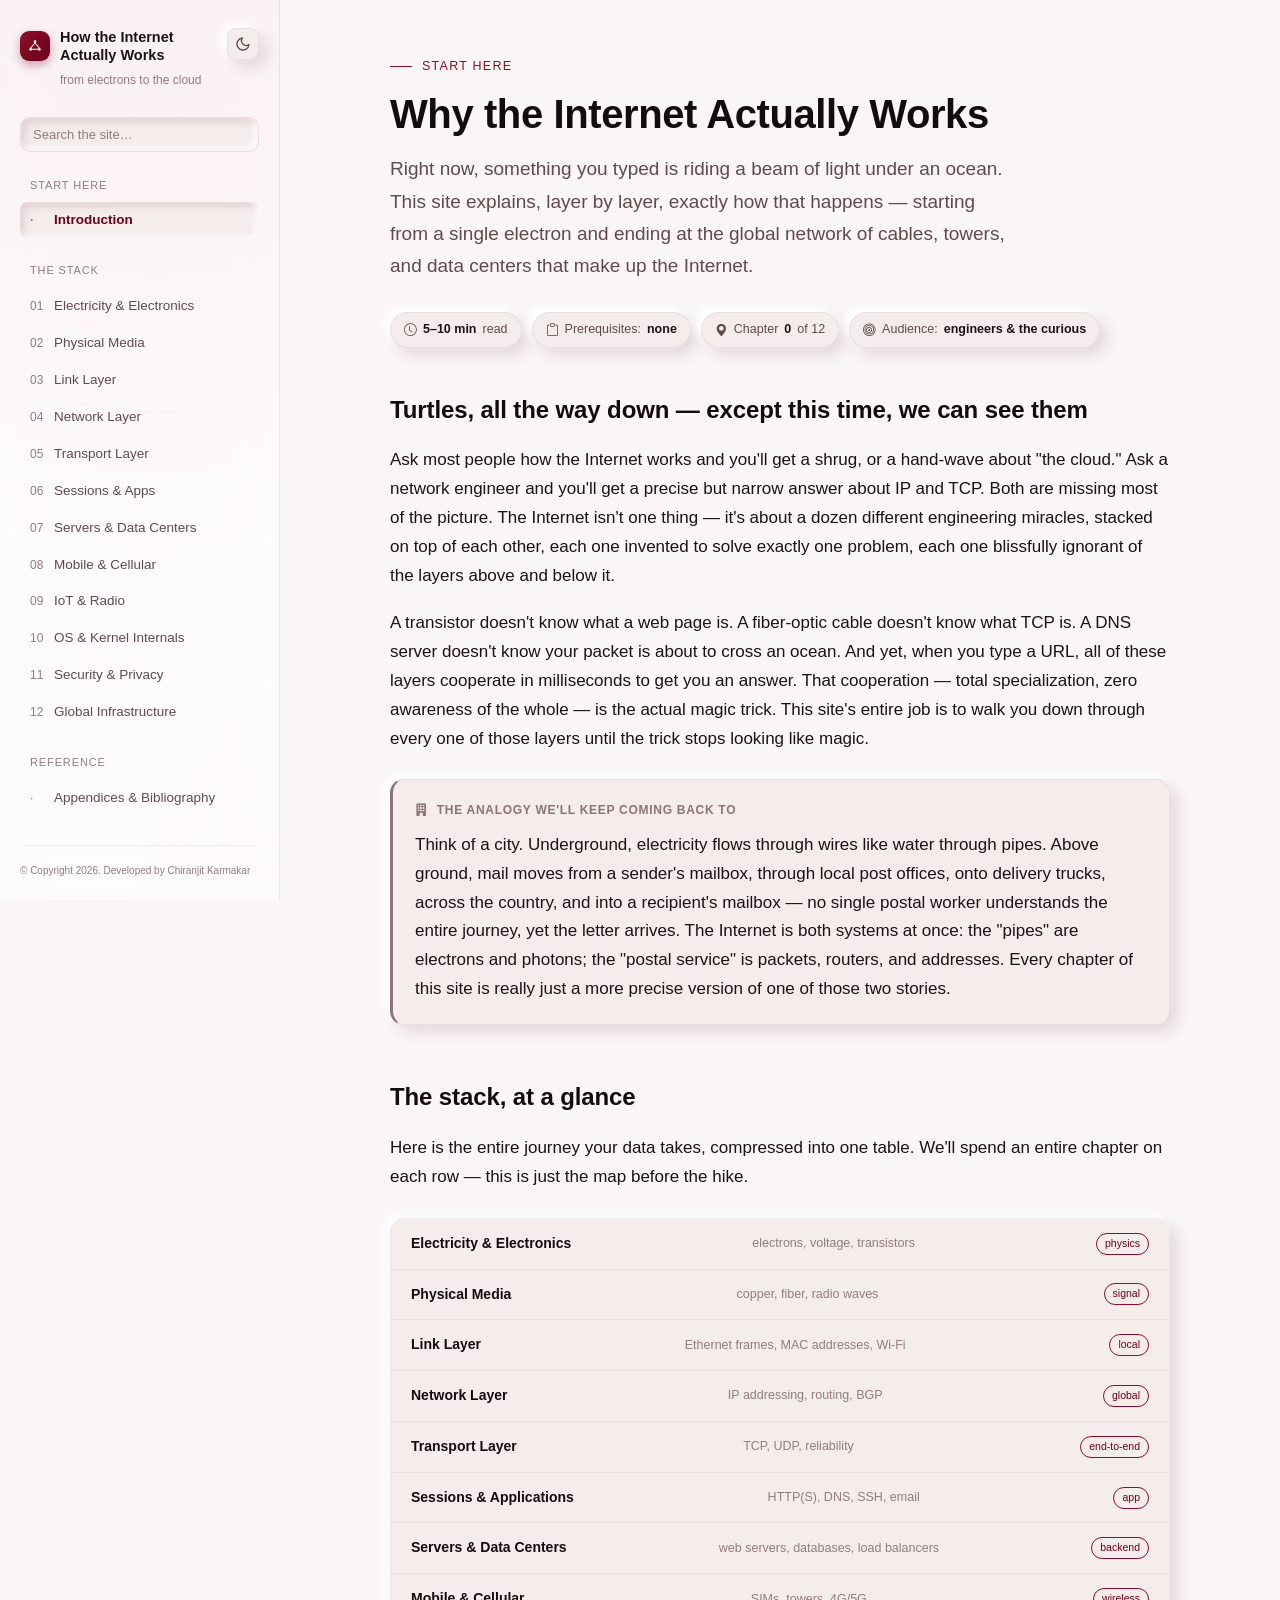
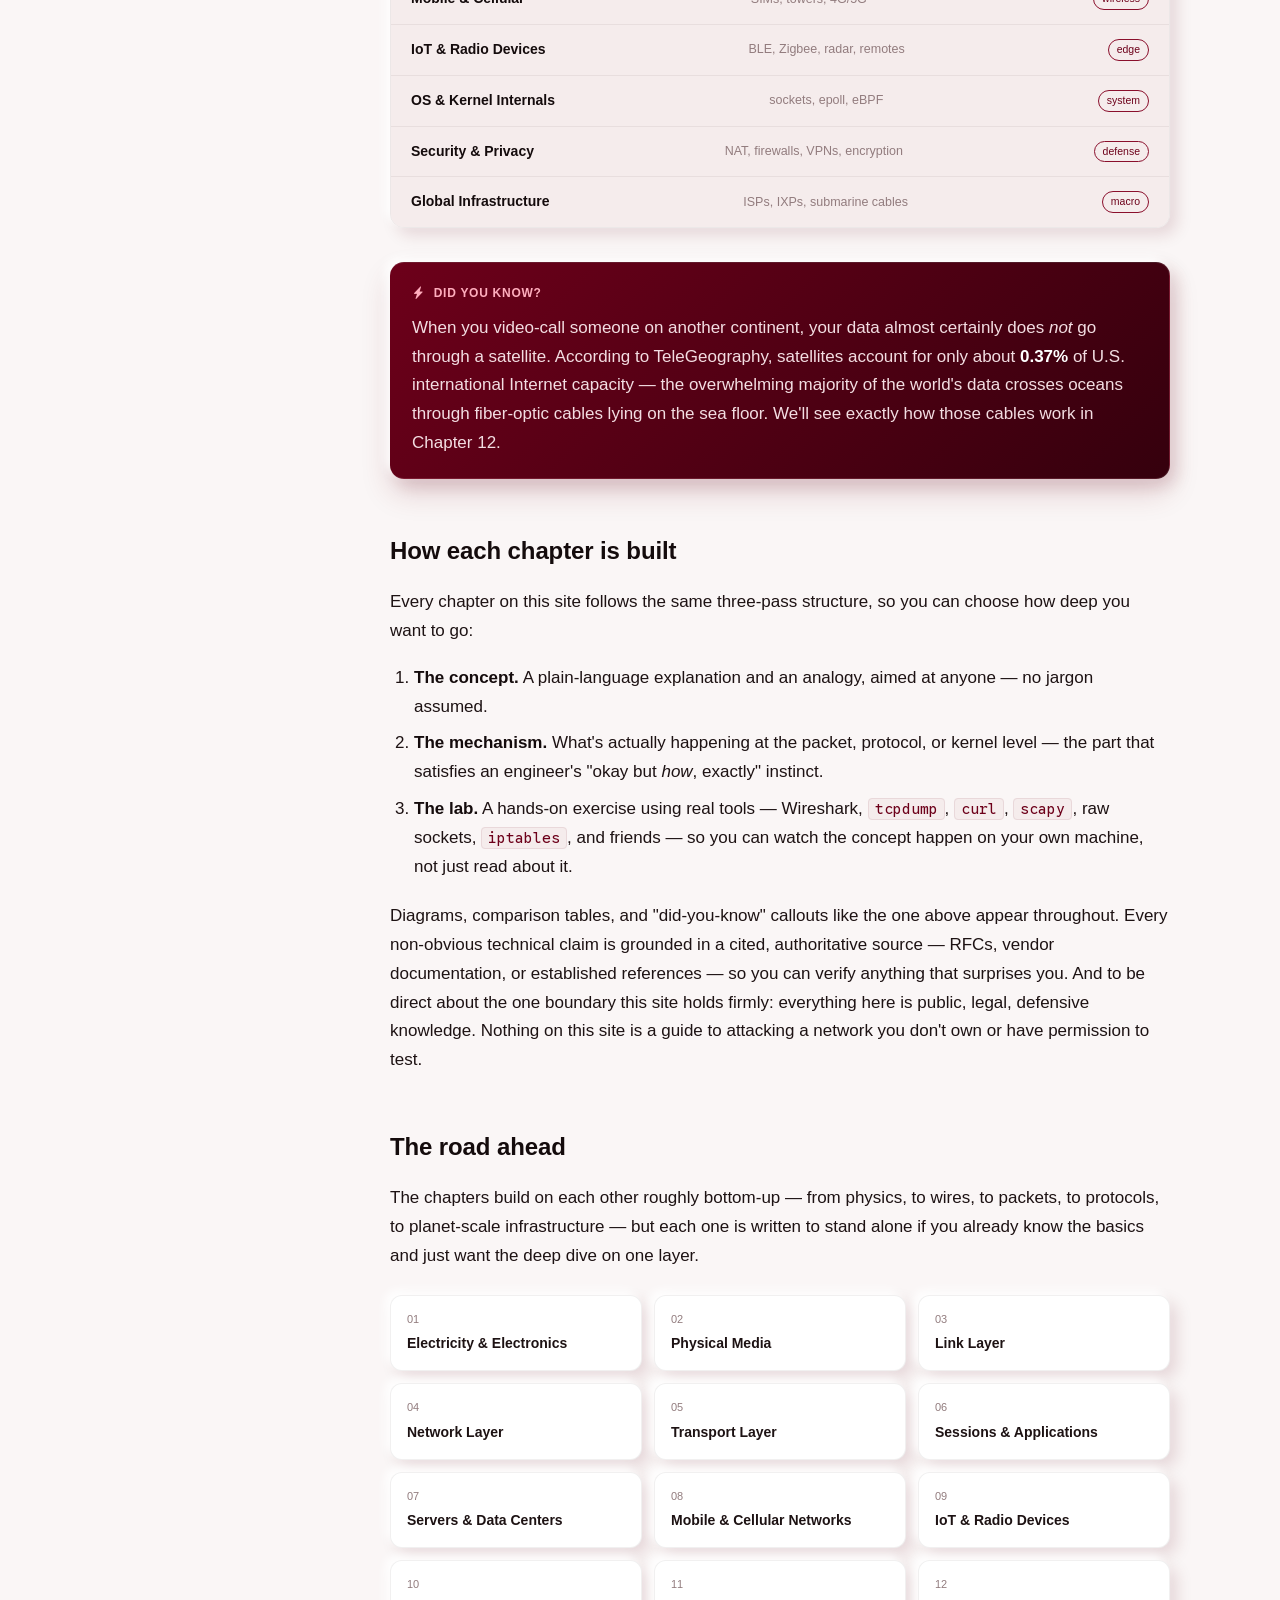
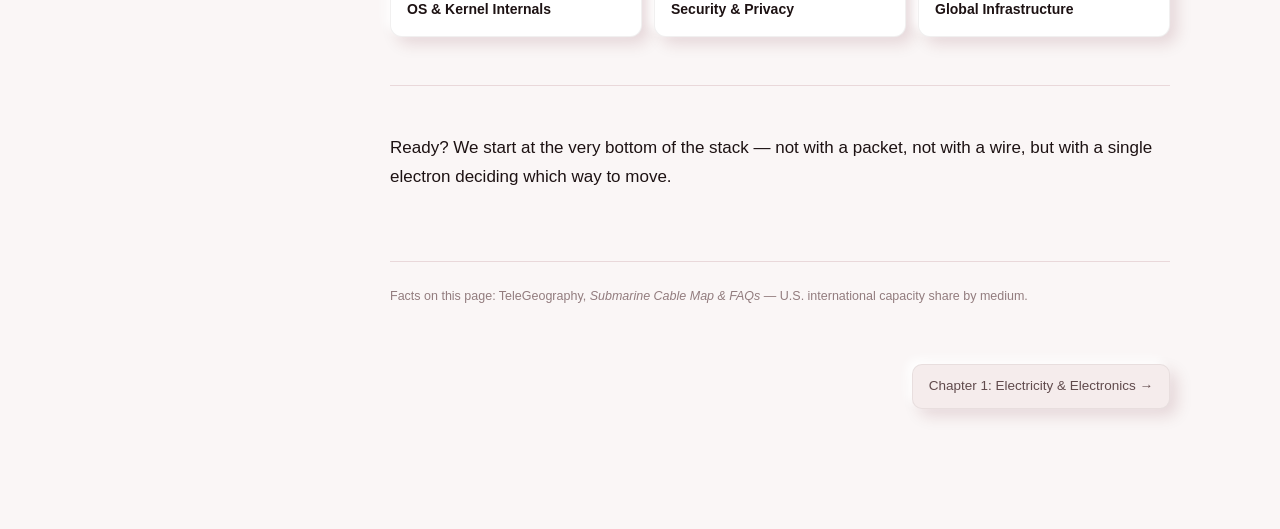
<file: index.html>
<!DOCTYPE html>
<html lang="en">
<head>
<meta charset="UTF-8">
<meta name="viewport" content="width=device-width, initial-scale=1.0">
<title>How the Internet Actually Works</title>
<link rel="icon" type="image/svg+xml" href="assets/favicon.svg?v=2">
<link rel="stylesheet" href="https://cdn.jsdelivr.net/npm/bootstrap-icons@1.13.1/font/bootstrap-icons.min.css">
<link rel="preconnect" href="https://fonts.googleapis.com">
<link rel="preconnect" href="https://fonts.gstatic.com" crossorigin>
<link href="https://fonts.googleapis.com/css2?family=Google+Sans:wght@400;600;700&family=Google+Sans+Code:wght@400;500&display=swap" rel="stylesheet">
<link rel="stylesheet" href="assets/style.css?v=2">
<script src="assets/theme-init.js?v=2"></script>
</head>
<body>
<div class="shell">

  <!-- Mobile-only top bar -->
  <div class="topbar">
    <span class="mark"><svg viewBox="0 0 24 24" fill="none"><circle cx="12" cy="5.5" r="2" fill="white"/><circle cx="5.5" cy="17" r="2" fill="white"/><circle cx="18.5" cy="17" r="2" fill="white"/><path d="M12 7.5 5.5 15M12 7.5 18.5 15M5.5 17H18.5" stroke="white" stroke-width="1.6" stroke-linecap="round"/></svg></span>
    <span class="name">How the Internet Actually Works</span>
    <button class="theme-toggle" aria-label="Toggle color theme" title="Toggle color theme"><svg class="icon-sun" viewBox="0 0 24 24" fill="none" stroke="currentColor" stroke-width="2" stroke-linecap="round" stroke-linejoin="round"><circle cx="12" cy="12" r="4"/><path d="M12 2v2M12 20v2M4.93 4.93l1.41 1.41M17.66 17.66l1.41 1.41M2 12h2M20 12h2M6.34 17.66l-1.41 1.41M19.07 4.93l-1.41 1.41"/></svg><svg class="icon-moon" viewBox="0 0 24 24" fill="none" stroke="currentColor" stroke-width="2" stroke-linecap="round" stroke-linejoin="round"><path d="M21 12.79A9 9 0 1 1 11.21 3 7 7 0 0 0 21 12.79z"/></svg></button>
    <button class="nav-toggle" aria-label="Toggle navigation"><span class="bar"></span></button>
  </div>
  <div class="sidebar-overlay"></div>

  <!-- Sidebar -->
  <nav class="sidebar">
    <a href="index.html" class="sidebar-brand">
      <span class="mark"><svg viewBox="0 0 24 24" fill="none"><circle cx="12" cy="5.5" r="2" fill="white"/><circle cx="5.5" cy="17" r="2" fill="white"/><circle cx="18.5" cy="17" r="2" fill="white"/><path d="M12 7.5 5.5 15M12 7.5 18.5 15M5.5 17H18.5" stroke="white" stroke-width="1.6" stroke-linecap="round"/></svg></span>
      <span class="name">How the Internet<br>Actually Works</span>
    </a>
    <button class="theme-toggle" aria-label="Toggle color theme" title="Toggle color theme"><svg class="icon-sun" viewBox="0 0 24 24" fill="none" stroke="currentColor" stroke-width="2" stroke-linecap="round" stroke-linejoin="round"><circle cx="12" cy="12" r="4"/><path d="M12 2v2M12 20v2M4.93 4.93l1.41 1.41M17.66 17.66l1.41 1.41M2 12h2M20 12h2M6.34 17.66l-1.41 1.41M19.07 4.93l-1.41 1.41"/></svg><svg class="icon-moon" viewBox="0 0 24 24" fill="none" stroke="currentColor" stroke-width="2" stroke-linecap="round" stroke-linejoin="round"><path d="M21 12.79A9 9 0 1 1 11.21 3 7 7 0 0 0 21 12.79z"/></svg></button>
    <p class="sidebar-tagline">from electrons to the cloud</p>
    <div class="search-box"><label for="site-search" class="sr-only">Search the site</label><input type="text" id="site-search" name="q" class="search-input" placeholder="Search the site…" autocomplete="off" spellcheck="false"><div class="search-results"></div></div>

    <div class="nav-group">
      <p class="nav-group-label">Start Here</p>
      <ul class="nav-list">
        <li><a href="index.html" class="active"><span class="num">·</span> Introduction</a></li>
      </ul>
    </div>

    <div class="nav-group">
      <p class="nav-group-label">The Stack</p>
      <ul class="nav-list">
        <li><a href="01-electricity-electronics.html"><span class="num">01</span> Electricity &amp; Electronics</a></li>
        <li><a href="02-physical-media.html"><span class="num">02</span> Physical Media</a></li>
        <li><a href="03-link-layer.html"><span class="num">03</span> Link Layer</a></li>
        <li><a href="04-network-layer.html"><span class="num">04</span> Network Layer</a></li>
        <li><a href="05-transport-layer.html"><span class="num">05</span> Transport Layer</a></li>
        <li><a href="06-sessions-applications.html"><span class="num">06</span> Sessions &amp; Apps</a></li>
        <li><a href="07-servers-data-centers.html"><span class="num">07</span> Servers &amp; Data Centers</a></li>
        <li><a href="08-mobile-cellular.html"><span class="num">08</span> Mobile &amp; Cellular</a></li>
        <li><a href="09-iot-radio.html"><span class="num">09</span> IoT &amp; Radio</a></li>
        <li><a href="10-os-kernel-internals.html"><span class="num">10</span> OS &amp; Kernel Internals</a></li>
        <li><a href="11-security-privacy.html"><span class="num">11</span> Security &amp; Privacy</a></li>
        <li><a href="12-global-infrastructure.html"><span class="num">12</span> Global Infrastructure</a></li>
      </ul>
    </div>

    <div class="nav-group">
      <p class="nav-group-label">Reference</p>
      <ul class="nav-list">
        <li><a href="appendices.html"><span class="num">·</span> Appendices &amp; Bibliography</a></li>
      </ul>
    </div>
    <p class="sidebar-copyright">© Copyright 2026. Developed by Chiranjit Karmakar</p>
  </nav>

  <!-- Main -->
  <main class="main">
    <div class="content">

      <p class="eyebrow">Start Here</p>
      <h1 class="page-title">Why the Internet Actually Works</h1>
      <p class="dek">
        Right now, something you typed is riding a beam of light under an ocean.
        This site explains, layer by layer, exactly how that happens — starting
        from a single electron and ending at the global network of cables,
        towers, and data centers that make up the Internet.
      </p>

      <div class="meta-row">
        <span class="meta-chip"><i class="bi bi-clock"></i> <b>5–10 min</b> read</span>
        <span class="meta-chip"><i class="bi bi-clipboard"></i> Prerequisites: <b>none</b></span>
        <span class="meta-chip"><i class="bi bi-geo-alt-fill"></i> Chapter <b>0</b> of 12</span>
        <span class="meta-chip"><i class="bi bi-bullseye"></i> Audience: <b>engineers &amp; the curious</b></span>
      </div>

      <h2>Turtles, all the way down — except this time, we can see them</h2>
      <p>
        Ask most people how the Internet works and you'll get a shrug, or a hand-wave
        about "the cloud." Ask a network engineer and you'll get a precise but narrow
        answer about IP and TCP. Both are missing most of the picture. The Internet
        isn't one thing — it's about a dozen different engineering miracles, stacked
        on top of each other, each one invented to solve exactly one problem, each one
        blissfully ignorant of the layers above and below it.
      </p>
      <p>
        A transistor doesn't know what a web page is. A fiber-optic cable doesn't know
        what TCP is. A DNS server doesn't know your packet is about to cross an ocean.
        And yet, when you type a URL, all of these layers cooperate in milliseconds to
        get you an answer. That cooperation — total specialization, zero awareness of
        the whole — is the actual magic trick. This site's entire job is to walk you
        down through every one of those layers until the trick stops looking like magic.
      </p>

      <div class="box analogy">
        <div class="box-label"><i class="bi bi-building-fill"></i> The analogy we'll keep coming back to</div>
        <p>
          Think of a city. Underground, electricity flows through wires like water
          through pipes. Above ground, mail moves from a sender's mailbox, through
          local post offices, onto delivery trucks, across the country, and into a
          recipient's mailbox — no single postal worker understands the entire
          journey, yet the letter arrives. The Internet is both systems at once: the
          "pipes" are electrons and photons; the "postal service" is packets, routers,
          and addresses. Every chapter of this site is really just a more precise
          version of one of those two stories.
        </p>
      </div>

      <h2>The stack, at a glance</h2>
      <p>
        Here is the entire journey your data takes, compressed into one table. We'll
        spend an entire chapter on each row — this is just the map before the hike.
      </p>

      <ul class="stack">
        <li><span class="layer-name">Electricity &amp; Electronics</span><span class="layer-desc">electrons, voltage, transistors</span><span class="layer-tag">physics</span></li>
        <li><span class="layer-name">Physical Media</span><span class="layer-desc">copper, fiber, radio waves</span><span class="layer-tag">signal</span></li>
        <li><span class="layer-name">Link Layer</span><span class="layer-desc">Ethernet frames, MAC addresses, Wi-Fi</span><span class="layer-tag">local</span></li>
        <li><span class="layer-name">Network Layer</span><span class="layer-desc">IP addressing, routing, BGP</span><span class="layer-tag">global</span></li>
        <li><span class="layer-name">Transport Layer</span><span class="layer-desc">TCP, UDP, reliability</span><span class="layer-tag">end-to-end</span></li>
        <li><span class="layer-name">Sessions &amp; Applications</span><span class="layer-desc">HTTP(S), DNS, SSH, email</span><span class="layer-tag">app</span></li>
        <li><span class="layer-name">Servers &amp; Data Centers</span><span class="layer-desc">web servers, databases, load balancers</span><span class="layer-tag">backend</span></li>
        <li><span class="layer-name">Mobile &amp; Cellular</span><span class="layer-desc">SIMs, towers, 4G/5G</span><span class="layer-tag">wireless</span></li>
        <li><span class="layer-name">IoT &amp; Radio Devices</span><span class="layer-desc">BLE, Zigbee, radar, remotes</span><span class="layer-tag">edge</span></li>
        <li><span class="layer-name">OS &amp; Kernel Internals</span><span class="layer-desc">sockets, epoll, eBPF</span><span class="layer-tag">system</span></li>
        <li><span class="layer-name">Security &amp; Privacy</span><span class="layer-desc">NAT, firewalls, VPNs, encryption</span><span class="layer-tag">defense</span></li>
        <li><span class="layer-name">Global Infrastructure</span><span class="layer-desc">ISPs, IXPs, submarine cables</span><span class="layer-tag">macro</span></li>
      </ul>

      <div class="box fact">
        <div class="box-label"><i class="bi bi-lightning-charge-fill"></i> Did you know?</div>
        <p>
          When you video-call someone on another continent, your data almost
          certainly does <em>not</em> go through a satellite. According to
          TeleGeography, satellites account for only about <strong>0.37%</strong>
          of U.S. international Internet capacity — the overwhelming majority of
          the world's data crosses oceans through fiber-optic cables lying on the
          sea floor. We'll see exactly how those cables work in Chapter 12.
        </p>
      </div>

      <h2>How each chapter is built</h2>
      <p>
        Every chapter on this site follows the same three-pass structure, so you can
        choose how deep you want to go:
      </p>
      <ol>
        <li>
          <strong>The concept.</strong> A plain-language explanation and an analogy,
          aimed at anyone — no jargon assumed.
        </li>
        <li>
          <strong>The mechanism.</strong> What's actually happening at the packet,
          protocol, or kernel level — the part that satisfies an engineer's "okay but
          <em>how</em>, exactly" instinct.
        </li>
        <li>
          <strong>The lab.</strong> A hands-on exercise using real tools — Wireshark,
          <code>tcpdump</code>, <code>curl</code>, <code>scapy</code>, raw sockets,
          <code>iptables</code>, and friends — so you can watch the concept happen on
          your own machine, not just read about it.
        </li>
      </ol>
      <p>
        Diagrams, comparison tables, and "did-you-know" callouts like the one above
        appear throughout. Every non-obvious technical claim is grounded in a cited,
        authoritative source — RFCs, vendor documentation, or established references —
        so you can verify anything that surprises you. And to be direct about the one
        boundary this site holds firmly: everything here is public, legal, defensive
        knowledge. Nothing on this site is a guide to attacking a network you don't
        own or have permission to test.
      </p>

      <h2>The road ahead</h2>
      <p>
        The chapters build on each other roughly bottom-up — from physics, to wires,
        to packets, to protocols, to planet-scale infrastructure — but each one is
        written to stand alone if you already know the basics and just want the
        deep dive on one layer.
      </p>

      <div class="roadmap-grid">
        <div class="roadmap-card"><div class="n">01</div><div class="t">Electricity &amp; Electronics</div></div>
        <div class="roadmap-card"><div class="n">02</div><div class="t">Physical Media</div></div>
        <div class="roadmap-card"><div class="n">03</div><div class="t">Link Layer</div></div>
        <div class="roadmap-card"><div class="n">04</div><div class="t">Network Layer</div></div>
        <div class="roadmap-card"><div class="n">05</div><div class="t">Transport Layer</div></div>
        <div class="roadmap-card"><div class="n">06</div><div class="t">Sessions &amp; Applications</div></div>
        <div class="roadmap-card"><div class="n">07</div><div class="t">Servers &amp; Data Centers</div></div>
        <div class="roadmap-card"><div class="n">08</div><div class="t">Mobile &amp; Cellular Networks</div></div>
        <div class="roadmap-card"><div class="n">09</div><div class="t">IoT &amp; Radio Devices</div></div>
        <div class="roadmap-card"><div class="n">10</div><div class="t">OS &amp; Kernel Internals</div></div>
        <div class="roadmap-card"><div class="n">11</div><div class="t">Security &amp; Privacy</div></div>
        <div class="roadmap-card"><div class="n">12</div><div class="t">Global Infrastructure</div></div>
      </div>

      <hr class="divider">

      <p>
        Ready? We start at the very bottom of the stack — not with a packet, not
        with a wire, but with a single electron deciding which way to move.
      </p>

      <footer class="site-footer">
        Facts on this page: TeleGeography, <em>Submarine Cable Map &amp; FAQs</em>
        — U.S. international capacity share by medium.
      </footer>

      <div class="pager">
        <span></span>
        <a href="01-electricity-electronics.html">Chapter 1: Electricity &amp; Electronics →</a>
      </div>

    </div>
  </main>
</div>
<div class="reading-progress" aria-hidden="true">
  <svg viewBox="0 0 44 44">
    <circle class="rp-track" cx="22" cy="22" r="19"></circle>
    <circle class="rp-fill" cx="22" cy="22" r="19"></circle>
  </svg>
  <span class="rp-percent">0%</span>
</div>
<script src="assets/nav.js?v=2"></script>
<script src="assets/search-data.js?v=2"></script>
<script src="assets/search.js?v=2"></script>
</body>
</html>
</file>
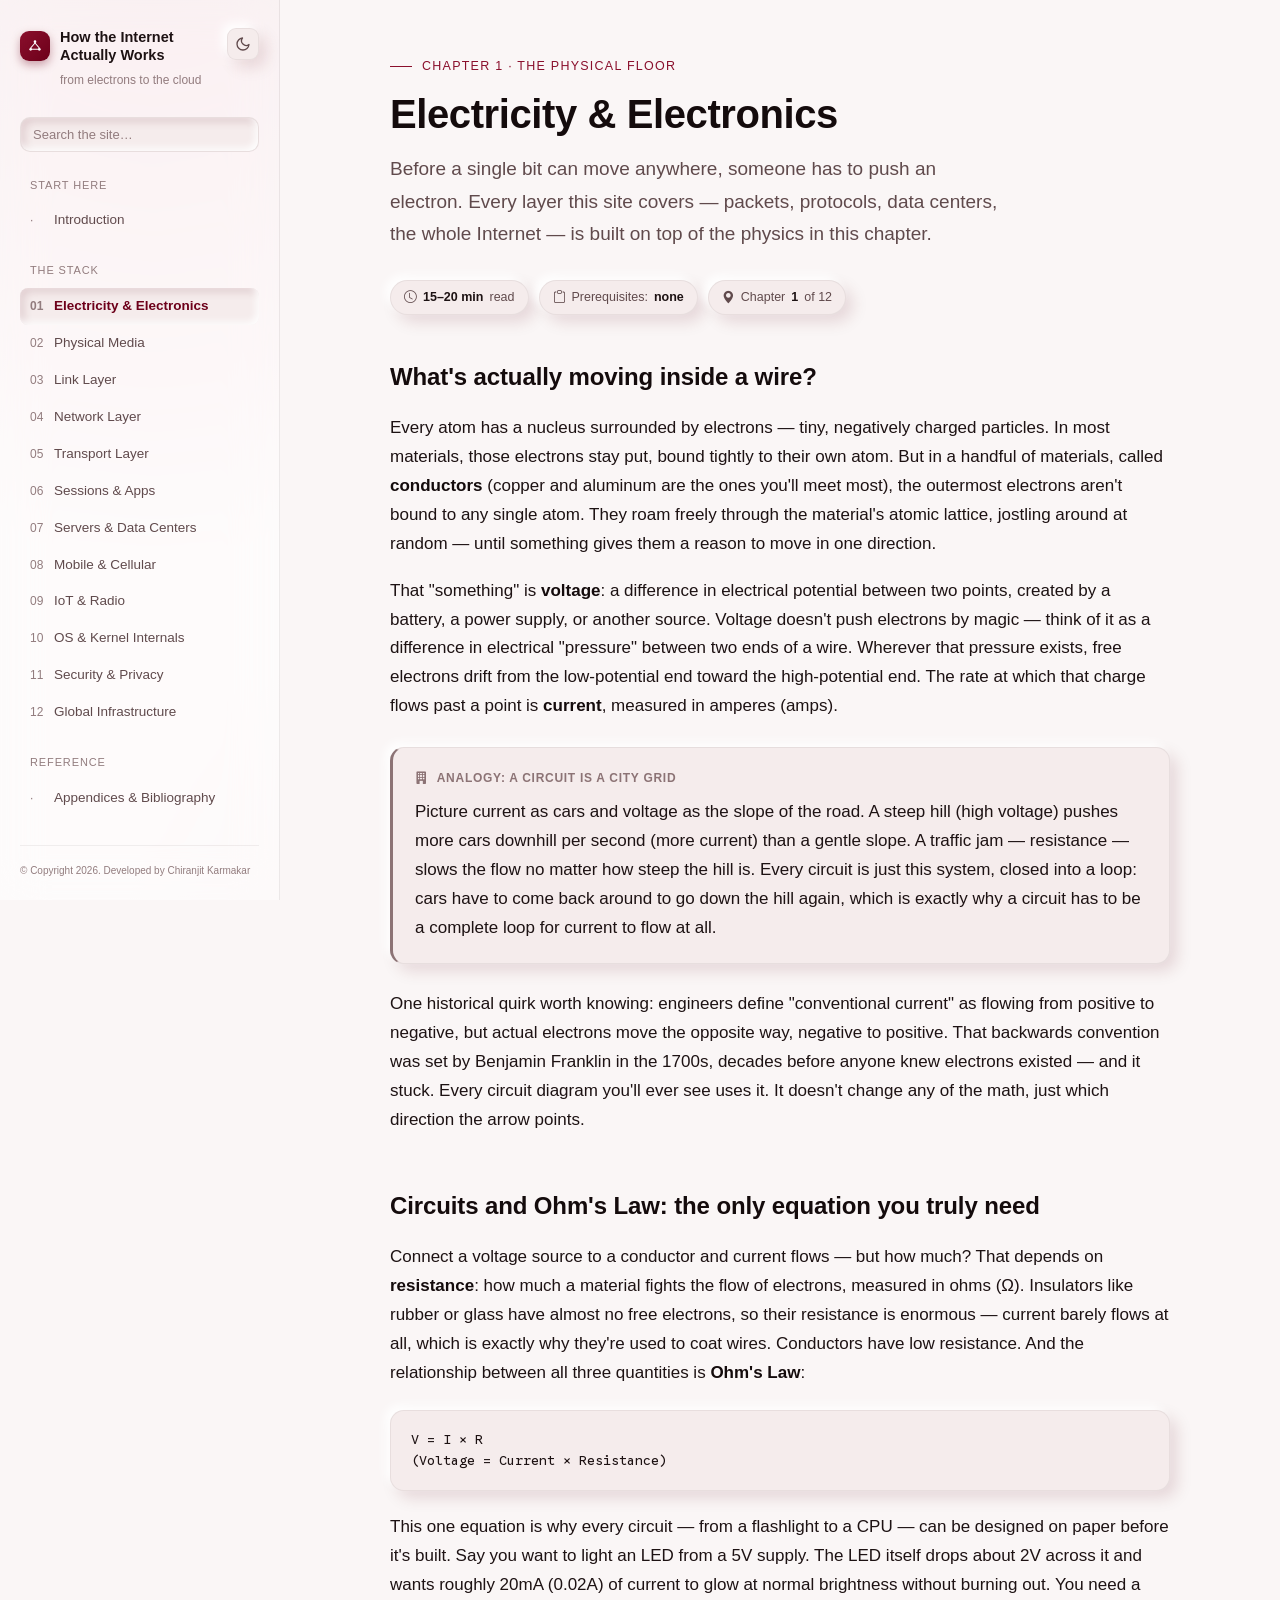
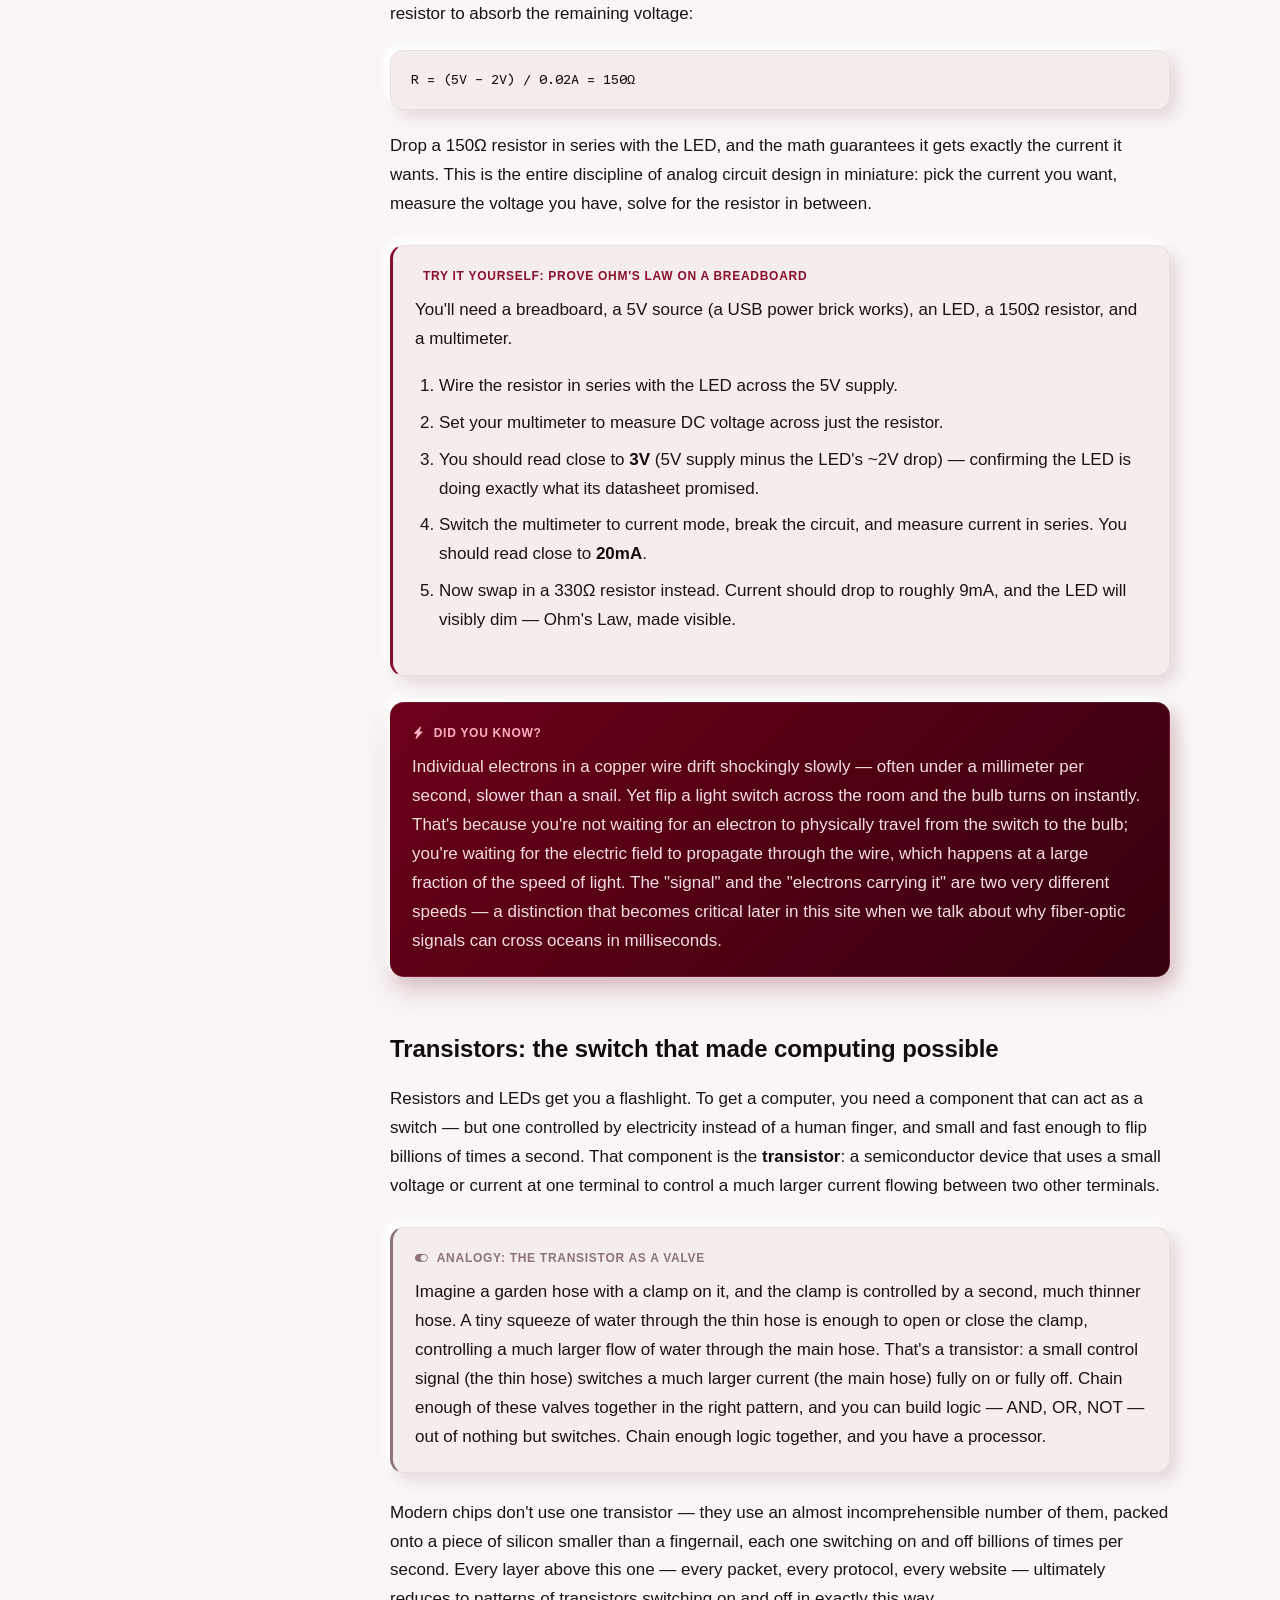
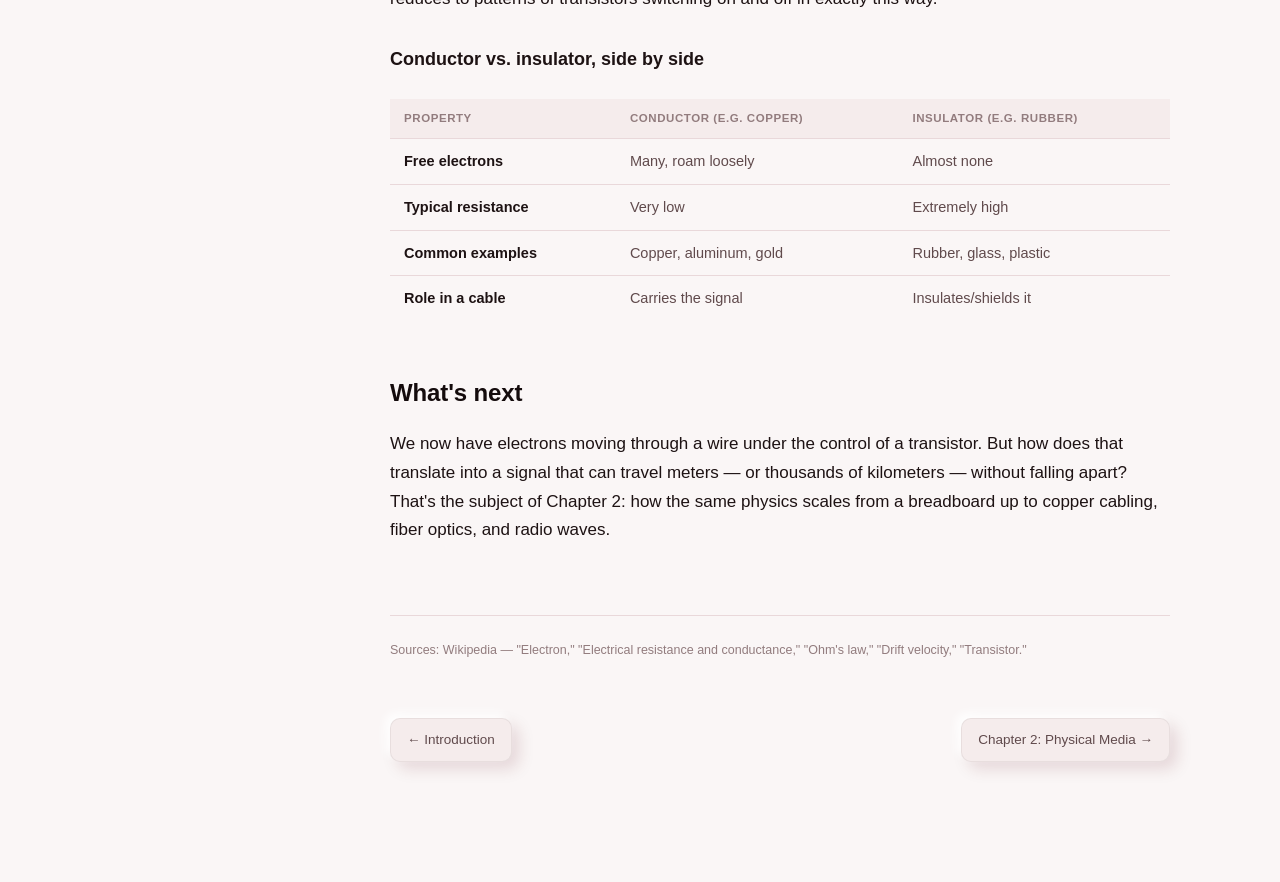
<file: 01-electricity-electronics.html>
<!DOCTYPE html>
<html lang="en">
<head>
<meta charset="UTF-8">
<meta name="viewport" content="width=device-width, initial-scale=1.0">
<title>Chapter 1: Electricity &amp; Electronics — How the Internet Actually Works</title>
<link rel="icon" type="image/svg+xml" href="assets/favicon.svg?v=2">
<link rel="stylesheet" href="https://cdn.jsdelivr.net/npm/bootstrap-icons@1.13.1/font/bootstrap-icons.min.css">
<link rel="preconnect" href="https://fonts.googleapis.com">
<link rel="preconnect" href="https://fonts.gstatic.com" crossorigin>
<link href="https://fonts.googleapis.com/css2?family=Google+Sans:wght@400;600;700&family=Google+Sans+Code:wght@400;500&display=swap" rel="stylesheet">
<link rel="stylesheet" href="assets/style.css?v=2">
<script src="assets/theme-init.js?v=2"></script>
</head>
<body>
<div class="shell">

  <!-- Mobile-only top bar -->
  <div class="topbar">
    <span class="mark"><svg viewBox="0 0 24 24" fill="none"><circle cx="12" cy="5.5" r="2" fill="white"/><circle cx="5.5" cy="17" r="2" fill="white"/><circle cx="18.5" cy="17" r="2" fill="white"/><path d="M12 7.5 5.5 15M12 7.5 18.5 15M5.5 17H18.5" stroke="white" stroke-width="1.6" stroke-linecap="round"/></svg></span>
    <span class="name">How the Internet Actually Works</span>
    <button class="theme-toggle" aria-label="Toggle color theme" title="Toggle color theme"><svg class="icon-sun" viewBox="0 0 24 24" fill="none" stroke="currentColor" stroke-width="2" stroke-linecap="round" stroke-linejoin="round"><circle cx="12" cy="12" r="4"/><path d="M12 2v2M12 20v2M4.93 4.93l1.41 1.41M17.66 17.66l1.41 1.41M2 12h2M20 12h2M6.34 17.66l-1.41 1.41M19.07 4.93l-1.41 1.41"/></svg><svg class="icon-moon" viewBox="0 0 24 24" fill="none" stroke="currentColor" stroke-width="2" stroke-linecap="round" stroke-linejoin="round"><path d="M21 12.79A9 9 0 1 1 11.21 3 7 7 0 0 0 21 12.79z"/></svg></button>
    <button class="nav-toggle" aria-label="Toggle navigation"><span class="bar"></span></button>
  </div>
  <div class="sidebar-overlay"></div>

  <!-- Sidebar -->
  <nav class="sidebar">
    <a href="index.html" class="sidebar-brand">
      <span class="mark"><svg viewBox="0 0 24 24" fill="none"><circle cx="12" cy="5.5" r="2" fill="white"/><circle cx="5.5" cy="17" r="2" fill="white"/><circle cx="18.5" cy="17" r="2" fill="white"/><path d="M12 7.5 5.5 15M12 7.5 18.5 15M5.5 17H18.5" stroke="white" stroke-width="1.6" stroke-linecap="round"/></svg></span>
      <span class="name">How the Internet<br>Actually Works</span>
    </a>
    <button class="theme-toggle" aria-label="Toggle color theme" title="Toggle color theme"><svg class="icon-sun" viewBox="0 0 24 24" fill="none" stroke="currentColor" stroke-width="2" stroke-linecap="round" stroke-linejoin="round"><circle cx="12" cy="12" r="4"/><path d="M12 2v2M12 20v2M4.93 4.93l1.41 1.41M17.66 17.66l1.41 1.41M2 12h2M20 12h2M6.34 17.66l-1.41 1.41M19.07 4.93l-1.41 1.41"/></svg><svg class="icon-moon" viewBox="0 0 24 24" fill="none" stroke="currentColor" stroke-width="2" stroke-linecap="round" stroke-linejoin="round"><path d="M21 12.79A9 9 0 1 1 11.21 3 7 7 0 0 0 21 12.79z"/></svg></button>
    <p class="sidebar-tagline">from electrons to the cloud</p>
    <div class="search-box"><label for="site-search" class="sr-only">Search the site</label><input type="text" id="site-search" name="q" class="search-input" placeholder="Search the site…" autocomplete="off" spellcheck="false"><div class="search-results"></div></div>

    <div class="nav-group">
      <p class="nav-group-label">Start Here</p>
      <ul class="nav-list">
        <li><a href="index.html"><span class="num">·</span> Introduction</a></li>
      </ul>
    </div>

    <div class="nav-group">
      <p class="nav-group-label">The Stack</p>
      <ul class="nav-list">
        <li><a href="01-electricity-electronics.html" class="active"><span class="num">01</span> Electricity &amp; Electronics</a></li>
        <li><a href="02-physical-media.html"><span class="num">02</span> Physical Media</a></li>
        <li><a href="03-link-layer.html"><span class="num">03</span> Link Layer</a></li>
        <li><a href="04-network-layer.html"><span class="num">04</span> Network Layer</a></li>
        <li><a href="05-transport-layer.html"><span class="num">05</span> Transport Layer</a></li>
        <li><a href="06-sessions-applications.html"><span class="num">06</span> Sessions &amp; Apps</a></li>
        <li><a href="07-servers-data-centers.html"><span class="num">07</span> Servers &amp; Data Centers</a></li>
        <li><a href="08-mobile-cellular.html"><span class="num">08</span> Mobile &amp; Cellular</a></li>
        <li><a href="09-iot-radio.html"><span class="num">09</span> IoT &amp; Radio</a></li>
        <li><a href="10-os-kernel-internals.html"><span class="num">10</span> OS &amp; Kernel Internals</a></li>
        <li><a href="11-security-privacy.html"><span class="num">11</span> Security &amp; Privacy</a></li>
        <li><a href="12-global-infrastructure.html"><span class="num">12</span> Global Infrastructure</a></li>
      </ul>
    </div>

    <div class="nav-group">
      <p class="nav-group-label">Reference</p>
      <ul class="nav-list">
        <li><a href="appendices.html"><span class="num">·</span> Appendices &amp; Bibliography</a></li>
      </ul>
    </div>
    <p class="sidebar-copyright">© Copyright 2026. Developed by Chiranjit Karmakar</p>
  </nav>

  <!-- Main -->
  <main class="main">
    <div class="content">

      <p class="eyebrow">Chapter 1 · The Physical Floor</p>
      <h1 class="page-title">Electricity &amp; Electronics</h1>
      <p class="dek">
        Before a single bit can move anywhere, someone has to push an electron.
        Every layer this site covers — packets, protocols, data centers, the whole
        Internet — is built on top of the physics in this chapter.
      </p>

      <div class="meta-row">
        <span class="meta-chip"><i class="bi bi-clock"></i> <b>15–20 min</b> read</span>
        <span class="meta-chip"><i class="bi bi-clipboard"></i> Prerequisites: <b>none</b></span>
        <span class="meta-chip"><i class="bi bi-geo-alt-fill"></i> Chapter <b>1</b> of 12</span>
      </div>

      <h2>What's actually moving inside a wire?</h2>
      <p>
        Every atom has a nucleus surrounded by electrons — tiny, negatively charged
        particles. In most materials, those electrons stay put, bound tightly to
        their own atom. But in a handful of materials, called <strong>conductors</strong>
        (copper and aluminum are the ones you'll meet most), the outermost electrons
        aren't bound to any single atom. They roam freely through the material's
        atomic lattice, jostling around at random — until something gives them a
        reason to move in one direction.
      </p>
      <p>
        That "something" is <strong>voltage</strong>: a difference in electrical
        potential between two points, created by a battery, a power supply, or
        another source. Voltage doesn't push electrons by magic — think of it as a
        difference in electrical "pressure" between two ends of a wire. Wherever
        that pressure exists, free electrons drift from the low-potential end toward
        the high-potential end. The rate at which that charge flows past a point is
        <strong>current</strong>, measured in amperes (amps).
      </p>

      <div class="box analogy">
        <div class="box-label"><i class="bi bi-building-fill"></i> Analogy: a circuit is a city grid</div>
        <p>
          Picture current as cars and voltage as the slope of the road. A steep hill
          (high voltage) pushes more cars downhill per second (more current) than a
          gentle slope. A traffic jam — resistance — slows the flow no matter how
          steep the hill is. Every circuit is just this system, closed into a loop:
          cars have to come back around to go down the hill again, which is exactly
          why a circuit has to be a complete loop for current to flow at all.
        </p>
      </div>

      <p>
        One historical quirk worth knowing: engineers define "conventional current"
        as flowing from positive to negative, but actual electrons move the opposite
        way, negative to positive. That backwards convention was set by Benjamin
        Franklin in the 1700s, decades before anyone knew electrons existed — and
        it stuck. Every circuit diagram you'll ever see uses it. It doesn't change
        any of the math, just which direction the arrow points.
      </p>

      <h2>Circuits and Ohm's Law: the only equation you truly need</h2>
      <p>
        Connect a voltage source to a conductor and current flows — but how much?
        That depends on <strong>resistance</strong>: how much a material fights the
        flow of electrons, measured in ohms (Ω). Insulators like rubber or glass
        have almost no free electrons, so their resistance is enormous — current
        barely flows at all, which is exactly why they're used to coat wires.
        Conductors have low resistance. And the relationship between all three
        quantities is <strong>Ohm's Law</strong>:
      </p>
      <pre><code>V = I × R
(Voltage = Current × Resistance)</code></pre>
      <p>
        This one equation is why every circuit — from a flashlight to a CPU — can
        be designed on paper before it's built. Say you want to light an LED from a
        5V supply. The LED itself drops about 2V across it and wants roughly 20mA
        (0.02A) of current to glow at normal brightness without burning out. You
        need a resistor to absorb the remaining voltage:
      </p>
      <pre><code>R = (5V - 2V) / 0.02A = 150Ω</code></pre>
      <p>
        Drop a 150Ω resistor in series with the LED, and the math guarantees it
        gets exactly the current it wants. This is the entire discipline of analog
        circuit design in miniature: pick the current you want, measure the voltage
        you have, solve for the resistor in between.
      </p>

      <div class="box lab">
        <div class="box-label"><i class="bi bi-flask-fill"></i> Try it yourself: prove Ohm's Law on a breadboard</div>
        <p>
          You'll need a breadboard, a 5V source (a USB power brick works), an LED,
          a 150Ω resistor, and a multimeter.
        </p>
        <ol>
          <li>Wire the resistor in series with the LED across the 5V supply.</li>
          <li>Set your multimeter to measure DC voltage across just the resistor.</li>
          <li>
            You should read close to <strong>3V</strong> (5V supply minus the LED's
            ~2V drop) — confirming the LED is doing exactly what its datasheet
            promised.
          </li>
          <li>
            Switch the multimeter to current mode, break the circuit, and measure
            current in series. You should read close to <strong>20mA</strong>.
          </li>
          <li>
            Now swap in a 330Ω resistor instead. Current should drop to roughly
            9mA, and the LED will visibly dim — Ohm's Law, made visible.
          </li>
        </ol>
      </div>

      <div class="box fact">
        <div class="box-label"><i class="bi bi-lightning-charge-fill"></i> Did you know?</div>
        <p>
          Individual electrons in a copper wire drift shockingly slowly — often
          under a millimeter per second, slower than a snail. Yet flip a light
          switch across the room and the bulb turns on instantly. That's because
          you're not waiting for an electron to physically travel from the switch
          to the bulb; you're waiting for the electric field to propagate through
          the wire, which happens at a large fraction of the speed of light. The
          "signal" and the "electrons carrying it" are two very different speeds —
          a distinction that becomes critical later in this site when we talk about
          why fiber-optic signals can cross oceans in milliseconds.
        </p>
      </div>

      <h2>Transistors: the switch that made computing possible</h2>
      <p>
        Resistors and LEDs get you a flashlight. To get a computer, you need a
        component that can act as a switch — but one controlled by electricity
        instead of a human finger, and small and fast enough to flip billions of
        times a second. That component is the <strong>transistor</strong>: a
        semiconductor device that uses a small voltage or current at one terminal
        to control a much larger current flowing between two other terminals.
      </p>

      <div class="box analogy">
        <div class="box-label"><i class="bi bi-toggle-on"></i> Analogy: the transistor as a valve</div>
        <p>
          Imagine a garden hose with a clamp on it, and the clamp is controlled by
          a second, much thinner hose. A tiny squeeze of water through the thin hose
          is enough to open or close the clamp, controlling a much larger flow of
          water through the main hose. That's a transistor: a small control signal
          (the thin hose) switches a much larger current (the main hose) fully on
          or fully off. Chain enough of these valves together in the right pattern,
          and you can build logic — AND, OR, NOT — out of nothing but switches.
          Chain enough logic together, and you have a processor.
        </p>
      </div>

      <p>
        Modern chips don't use one transistor — they use an almost incomprehensible
        number of them, packed onto a piece of silicon smaller than a fingernail,
        each one switching on and off billions of times per second. Every layer
        above this one — every packet, every protocol, every website — ultimately
        reduces to patterns of transistors switching on and off in exactly this way.
      </p>

      <h3>Conductor vs. insulator, side by side</h3>
      <table>
        <thead>
          <tr><th>Property</th><th>Conductor (e.g. copper)</th><th>Insulator (e.g. rubber)</th></tr>
        </thead>
        <tbody>
          <tr><td>Free electrons</td><td>Many, roam loosely</td><td>Almost none</td></tr>
          <tr><td>Typical resistance</td><td>Very low</td><td>Extremely high</td></tr>
          <tr><td>Common examples</td><td>Copper, aluminum, gold</td><td>Rubber, glass, plastic</td></tr>
          <tr><td>Role in a cable</td><td>Carries the signal</td><td>Insulates/shields it</td></tr>
        </tbody>
      </table>

      <h2>What's next</h2>
      <p>
        We now have electrons moving through a wire under the control of a
        transistor. But how does that translate into a signal that can travel
        meters — or thousands of kilometers — without falling apart? That's the
        subject of Chapter 2: how the same physics scales from a breadboard up to
        copper cabling, fiber optics, and radio waves.
      </p>

      <footer class="site-footer">
        Sources: Wikipedia — "Electron," "Electrical resistance and conductance,"
        "Ohm's law," "Drift velocity," "Transistor."
      </footer>

      <div class="pager">
        <a href="index.html">← Introduction</a>
        <a href="02-physical-media.html">Chapter 2: Physical Media →</a>
      </div>

    </div>
  </main>
</div>
<div class="reading-progress" aria-hidden="true">
  <svg viewBox="0 0 44 44">
    <circle class="rp-track" cx="22" cy="22" r="19"></circle>
    <circle class="rp-fill" cx="22" cy="22" r="19"></circle>
  </svg>
  <span class="rp-percent">0%</span>
</div>
<script src="assets/nav.js?v=2"></script>
<script src="assets/search-data.js?v=2"></script>
<script src="assets/search.js?v=2"></script>
</body>
</html>
</file>
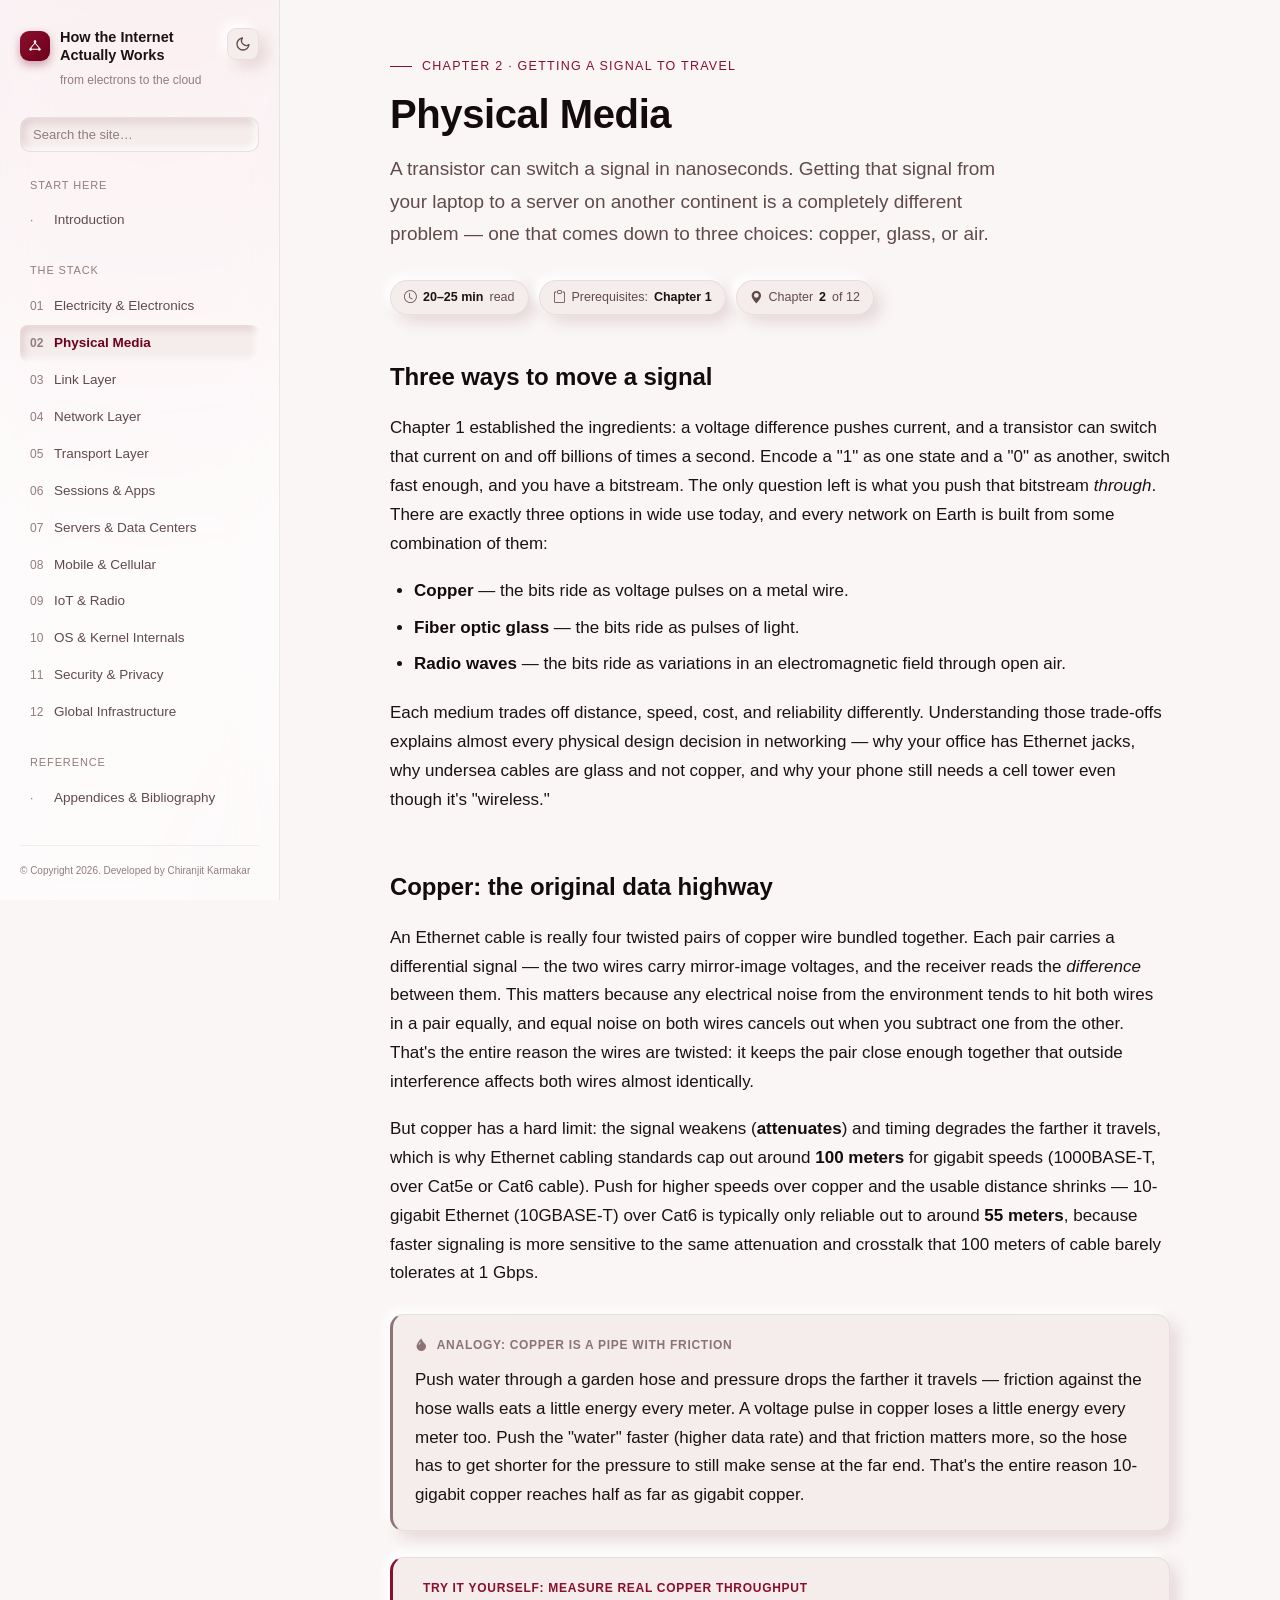
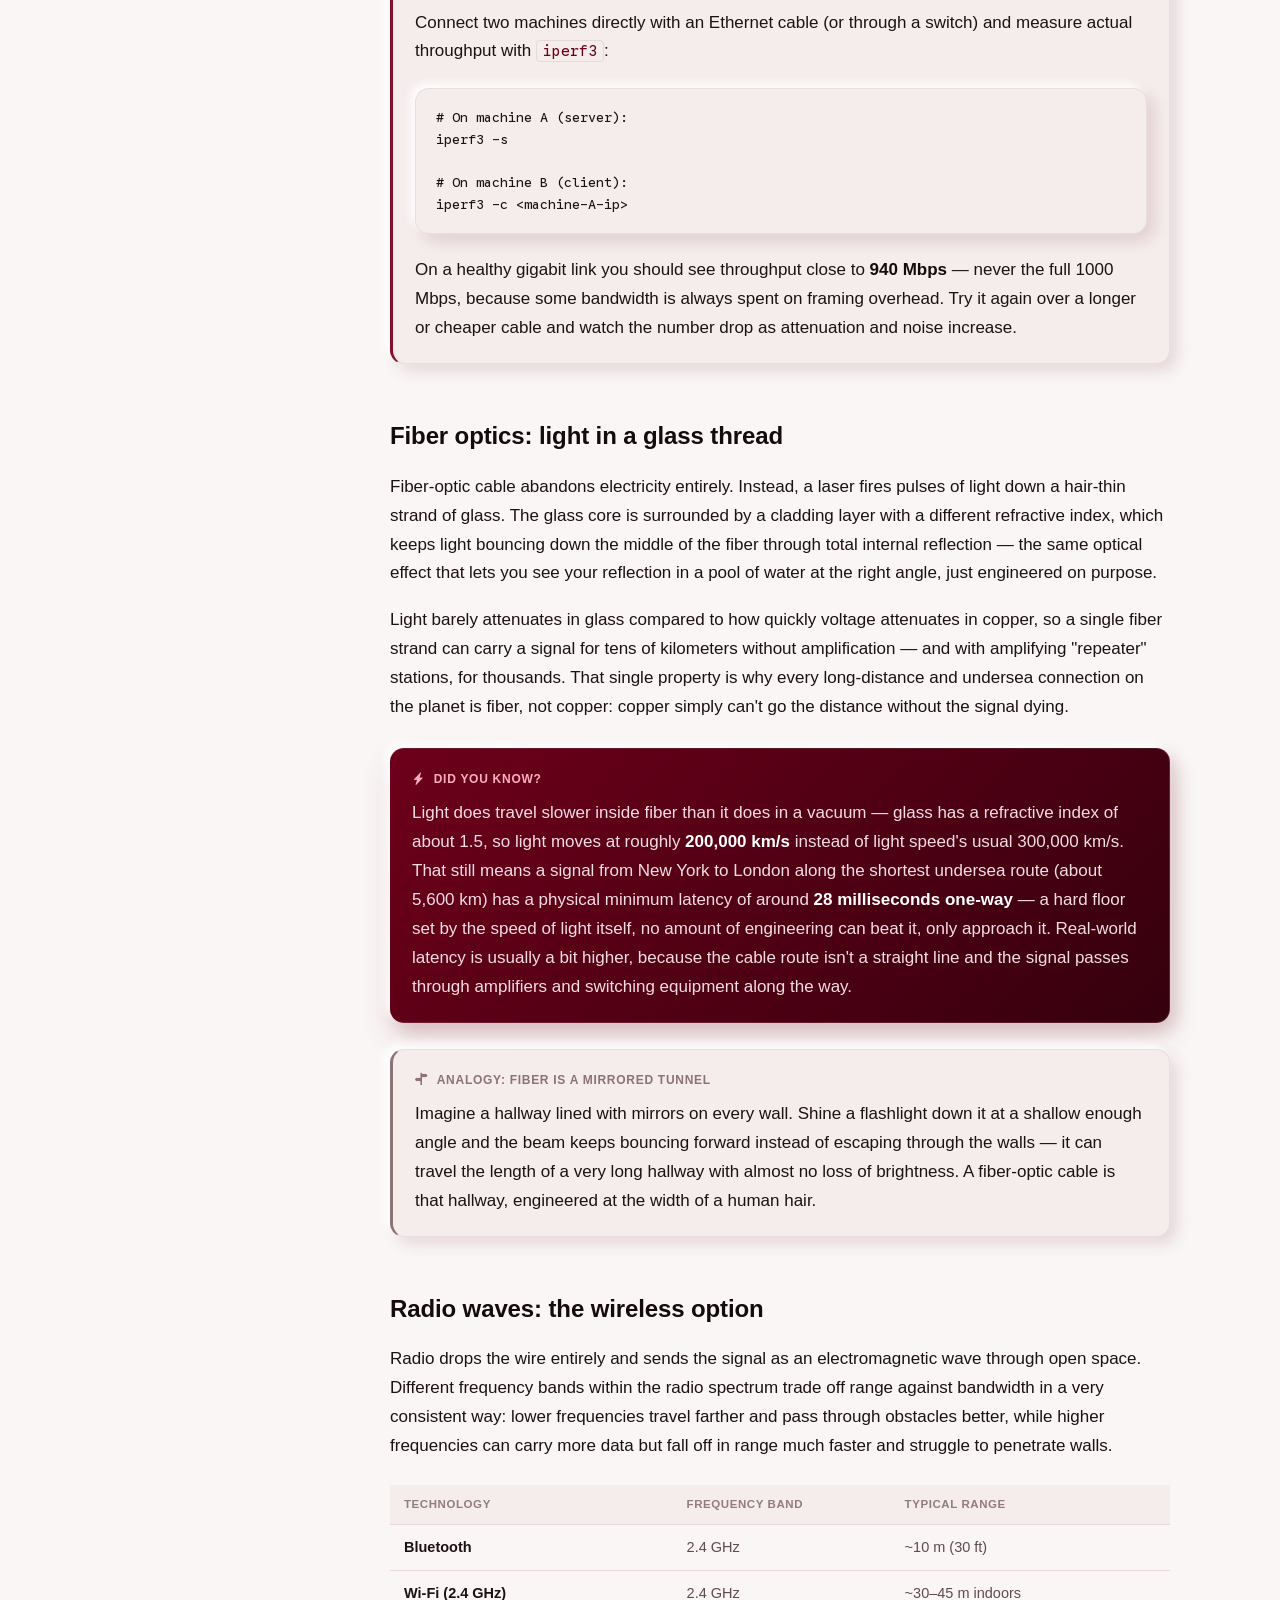
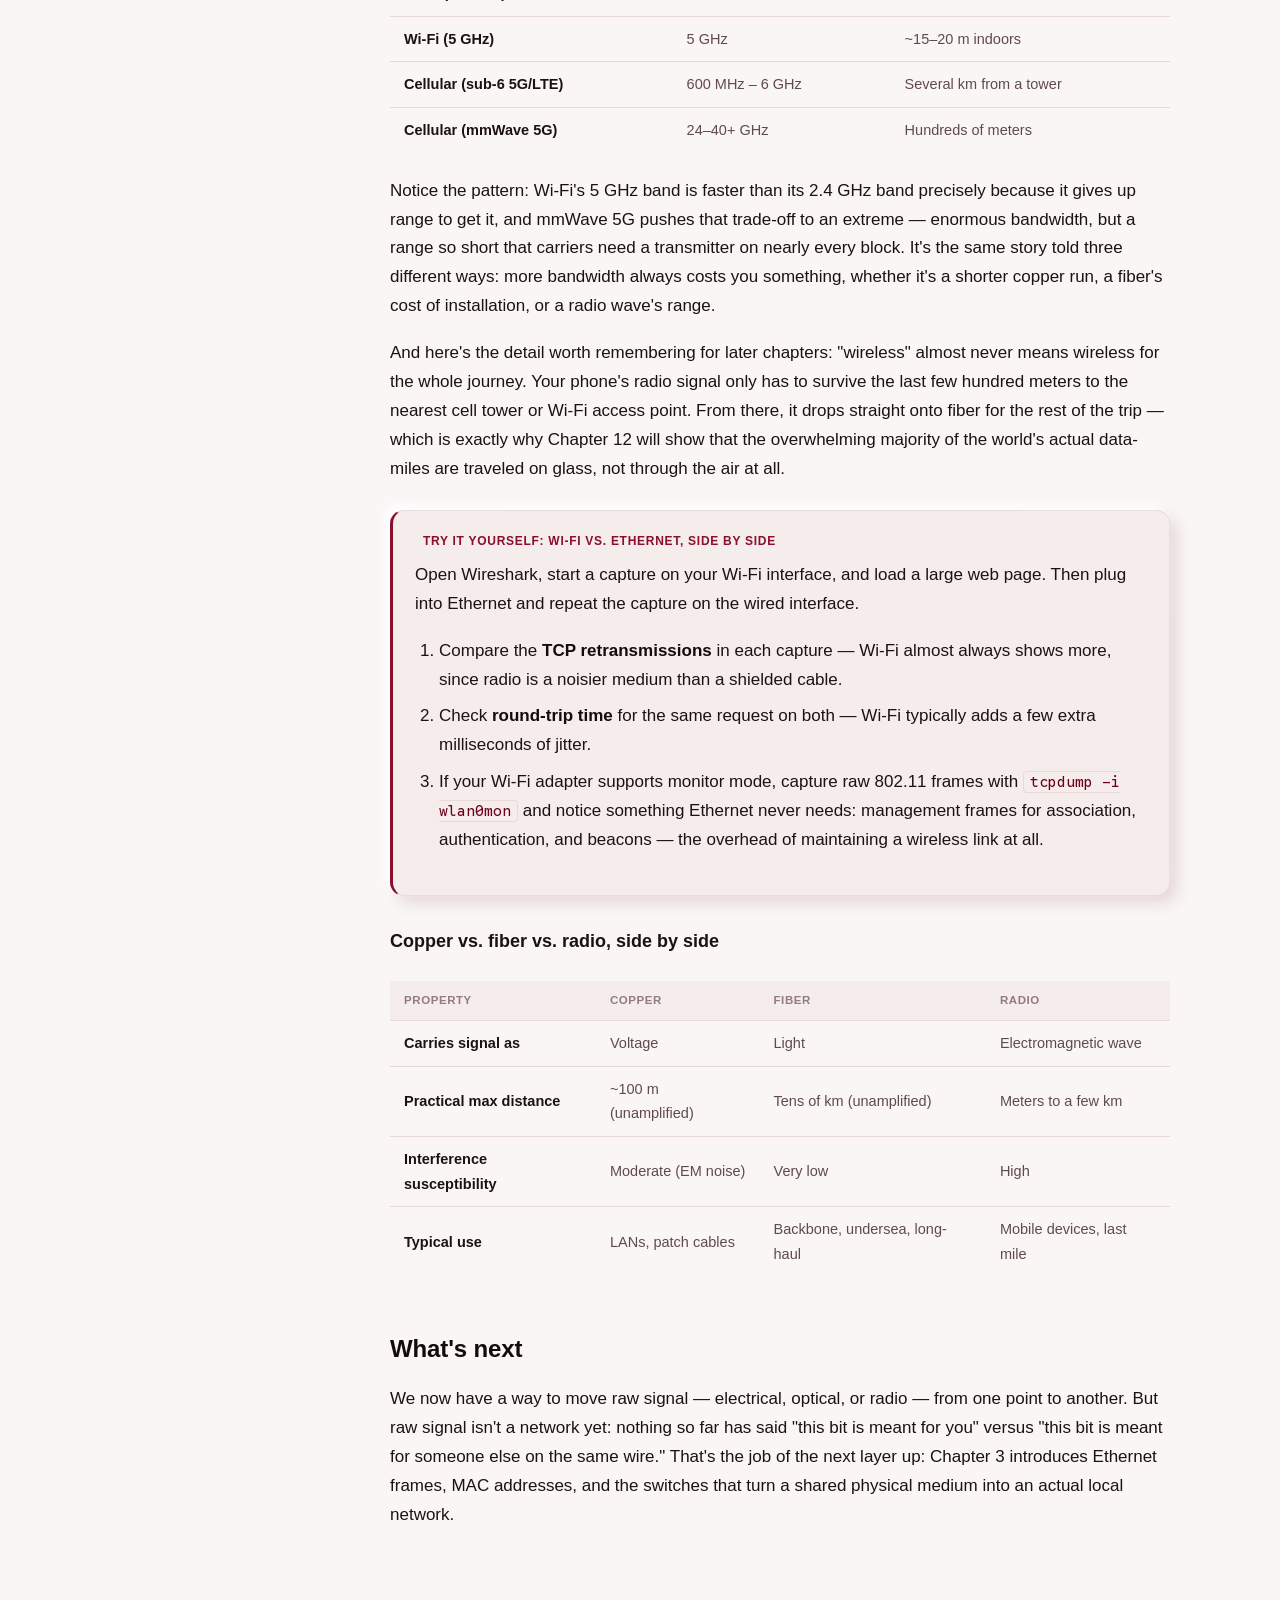
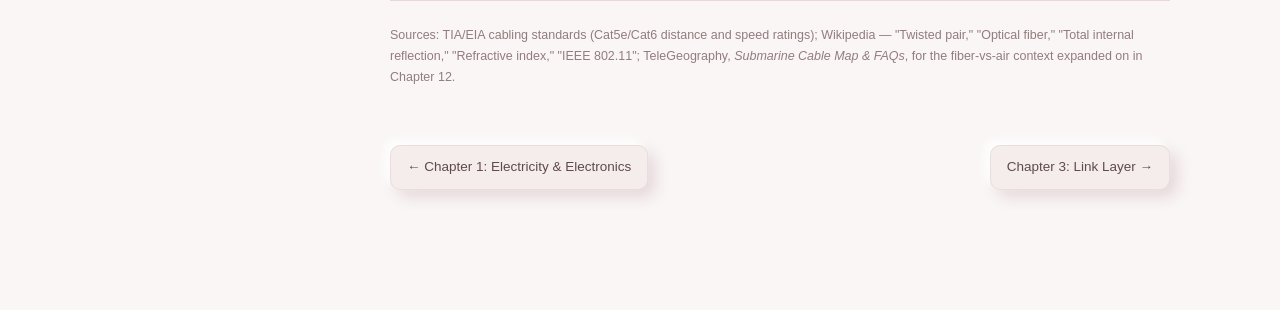
<file: 02-physical-media.html>
<!DOCTYPE html>
<html lang="en">
<head>
<meta charset="UTF-8">
<meta name="viewport" content="width=device-width, initial-scale=1.0">
<title>Chapter 2: Physical Media — How the Internet Actually Works</title>
<link rel="icon" type="image/svg+xml" href="assets/favicon.svg?v=2">
<link rel="stylesheet" href="https://cdn.jsdelivr.net/npm/bootstrap-icons@1.13.1/font/bootstrap-icons.min.css">
<link rel="preconnect" href="https://fonts.googleapis.com">
<link rel="preconnect" href="https://fonts.gstatic.com" crossorigin>
<link href="https://fonts.googleapis.com/css2?family=Google+Sans:wght@400;600;700&family=Google+Sans+Code:wght@400;500&display=swap" rel="stylesheet">
<link rel="stylesheet" href="assets/style.css?v=2">
<script src="assets/theme-init.js?v=2"></script>
</head>
<body>
<div class="shell">

  <!-- Mobile-only top bar -->
  <div class="topbar">
    <span class="mark"><svg viewBox="0 0 24 24" fill="none"><circle cx="12" cy="5.5" r="2" fill="white"/><circle cx="5.5" cy="17" r="2" fill="white"/><circle cx="18.5" cy="17" r="2" fill="white"/><path d="M12 7.5 5.5 15M12 7.5 18.5 15M5.5 17H18.5" stroke="white" stroke-width="1.6" stroke-linecap="round"/></svg></span>
    <span class="name">How the Internet Actually Works</span>
    <button class="theme-toggle" aria-label="Toggle color theme" title="Toggle color theme"><svg class="icon-sun" viewBox="0 0 24 24" fill="none" stroke="currentColor" stroke-width="2" stroke-linecap="round" stroke-linejoin="round"><circle cx="12" cy="12" r="4"/><path d="M12 2v2M12 20v2M4.93 4.93l1.41 1.41M17.66 17.66l1.41 1.41M2 12h2M20 12h2M6.34 17.66l-1.41 1.41M19.07 4.93l-1.41 1.41"/></svg><svg class="icon-moon" viewBox="0 0 24 24" fill="none" stroke="currentColor" stroke-width="2" stroke-linecap="round" stroke-linejoin="round"><path d="M21 12.79A9 9 0 1 1 11.21 3 7 7 0 0 0 21 12.79z"/></svg></button>
    <button class="nav-toggle" aria-label="Toggle navigation"><span class="bar"></span></button>
  </div>
  <div class="sidebar-overlay"></div>

  <!-- Sidebar -->
  <nav class="sidebar">
    <a href="index.html" class="sidebar-brand">
      <span class="mark"><svg viewBox="0 0 24 24" fill="none"><circle cx="12" cy="5.5" r="2" fill="white"/><circle cx="5.5" cy="17" r="2" fill="white"/><circle cx="18.5" cy="17" r="2" fill="white"/><path d="M12 7.5 5.5 15M12 7.5 18.5 15M5.5 17H18.5" stroke="white" stroke-width="1.6" stroke-linecap="round"/></svg></span>
      <span class="name">How the Internet<br>Actually Works</span>
    </a>
    <button class="theme-toggle" aria-label="Toggle color theme" title="Toggle color theme"><svg class="icon-sun" viewBox="0 0 24 24" fill="none" stroke="currentColor" stroke-width="2" stroke-linecap="round" stroke-linejoin="round"><circle cx="12" cy="12" r="4"/><path d="M12 2v2M12 20v2M4.93 4.93l1.41 1.41M17.66 17.66l1.41 1.41M2 12h2M20 12h2M6.34 17.66l-1.41 1.41M19.07 4.93l-1.41 1.41"/></svg><svg class="icon-moon" viewBox="0 0 24 24" fill="none" stroke="currentColor" stroke-width="2" stroke-linecap="round" stroke-linejoin="round"><path d="M21 12.79A9 9 0 1 1 11.21 3 7 7 0 0 0 21 12.79z"/></svg></button>
    <p class="sidebar-tagline">from electrons to the cloud</p>
    <div class="search-box"><label for="site-search" class="sr-only">Search the site</label><input type="text" id="site-search" name="q" class="search-input" placeholder="Search the site…" autocomplete="off" spellcheck="false"><div class="search-results"></div></div>

    <div class="nav-group">
      <p class="nav-group-label">Start Here</p>
      <ul class="nav-list">
        <li><a href="index.html"><span class="num">·</span> Introduction</a></li>
      </ul>
    </div>

    <div class="nav-group">
      <p class="nav-group-label">The Stack</p>
      <ul class="nav-list">
        <li><a href="01-electricity-electronics.html"><span class="num">01</span> Electricity &amp; Electronics</a></li>
        <li><a href="02-physical-media.html" class="active"><span class="num">02</span> Physical Media</a></li>
        <li><a href="03-link-layer.html"><span class="num">03</span> Link Layer</a></li>
        <li><a href="04-network-layer.html"><span class="num">04</span> Network Layer</a></li>
        <li><a href="05-transport-layer.html"><span class="num">05</span> Transport Layer</a></li>
        <li><a href="06-sessions-applications.html"><span class="num">06</span> Sessions &amp; Apps</a></li>
        <li><a href="07-servers-data-centers.html"><span class="num">07</span> Servers &amp; Data Centers</a></li>
        <li><a href="08-mobile-cellular.html"><span class="num">08</span> Mobile &amp; Cellular</a></li>
        <li><a href="09-iot-radio.html"><span class="num">09</span> IoT &amp; Radio</a></li>
        <li><a href="10-os-kernel-internals.html"><span class="num">10</span> OS &amp; Kernel Internals</a></li>
        <li><a href="11-security-privacy.html"><span class="num">11</span> Security &amp; Privacy</a></li>
        <li><a href="12-global-infrastructure.html"><span class="num">12</span> Global Infrastructure</a></li>
      </ul>
    </div>

    <div class="nav-group">
      <p class="nav-group-label">Reference</p>
      <ul class="nav-list">
        <li><a href="appendices.html"><span class="num">·</span> Appendices &amp; Bibliography</a></li>
      </ul>
    </div>
    <p class="sidebar-copyright">© Copyright 2026. Developed by Chiranjit Karmakar</p>
  </nav>

  <!-- Main -->
  <main class="main">
    <div class="content">

      <p class="eyebrow">Chapter 2 · Getting a Signal to Travel</p>
      <h1 class="page-title">Physical Media</h1>
      <p class="dek">
        A transistor can switch a signal in nanoseconds. Getting that signal from
        your laptop to a server on another continent is a completely different
        problem — one that comes down to three choices: copper, glass, or air.
      </p>

      <div class="meta-row">
        <span class="meta-chip"><i class="bi bi-clock"></i> <b>20–25 min</b> read</span>
        <span class="meta-chip"><i class="bi bi-clipboard"></i> Prerequisites: <b>Chapter 1</b></span>
        <span class="meta-chip"><i class="bi bi-geo-alt-fill"></i> Chapter <b>2</b> of 12</span>
      </div>

      <h2>Three ways to move a signal</h2>
      <p>
        Chapter 1 established the ingredients: a voltage difference pushes current,
        and a transistor can switch that current on and off billions of times a
        second. Encode a "1" as one state and a "0" as another, switch fast enough,
        and you have a bitstream. The only question left is what you push that
        bitstream <em>through</em>. There are exactly three options in wide use
        today, and every network on Earth is built from some combination of them:
      </p>
      <ul>
        <li><strong>Copper</strong> — the bits ride as voltage pulses on a metal wire.</li>
        <li><strong>Fiber optic glass</strong> — the bits ride as pulses of light.</li>
        <li><strong>Radio waves</strong> — the bits ride as variations in an electromagnetic field through open air.</li>
      </ul>
      <p>
        Each medium trades off distance, speed, cost, and reliability differently.
        Understanding those trade-offs explains almost every physical design
        decision in networking — why your office has Ethernet jacks, why undersea
        cables are glass and not copper, and why your phone still needs a cell
        tower even though it's "wireless."
      </p>

      <h2>Copper: the original data highway</h2>
      <p>
        An Ethernet cable is really four twisted pairs of copper wire bundled
        together. Each pair carries a differential signal — the two wires carry
        mirror-image voltages, and the receiver reads the <em>difference</em>
        between them. This matters because any electrical noise from the
        environment tends to hit both wires in a pair equally, and equal noise on
        both wires cancels out when you subtract one from the other. That's the
        entire reason the wires are twisted: it keeps the pair close enough
        together that outside interference affects both wires almost identically.
      </p>
      <p>
        But copper has a hard limit: the signal weakens (<strong>attenuates</strong>)
        and timing degrades the farther it travels, which is why Ethernet cabling
        standards cap out around <strong>100 meters</strong> for gigabit speeds
        (1000BASE-T, over Cat5e or Cat6 cable). Push for higher speeds over copper
        and the usable distance shrinks — 10-gigabit Ethernet (10GBASE-T) over
        Cat6 is typically only reliable out to around <strong>55 meters</strong>,
        because faster signaling is more sensitive to the same attenuation and
        crosstalk that 100 meters of cable barely tolerates at 1 Gbps.
      </p>

      <div class="box analogy">
        <div class="box-label"><i class="bi bi-droplet-fill"></i> Analogy: copper is a pipe with friction</div>
        <p>
          Push water through a garden hose and pressure drops the farther it
          travels — friction against the hose walls eats a little energy every
          meter. A voltage pulse in copper loses a little energy every meter too.
          Push the "water" faster (higher data rate) and that friction matters
          more, so the hose has to get shorter for the pressure to still make
          sense at the far end. That's the entire reason 10-gigabit copper
          reaches half as far as gigabit copper.
        </p>
      </div>

      <div class="box lab">
        <div class="box-label"><i class="bi bi-flask-fill"></i> Try it yourself: measure real copper throughput</div>
        <p>
          Connect two machines directly with an Ethernet cable (or through a
          switch) and measure actual throughput with <code>iperf3</code>:
        </p>
        <pre><code># On machine A (server):
iperf3 -s

# On machine B (client):
iperf3 -c &lt;machine-A-ip&gt;</code></pre>
        <p>
          On a healthy gigabit link you should see throughput close to
          <strong>940 Mbps</strong> — never the full 1000 Mbps, because some
          bandwidth is always spent on framing overhead. Try it again over a
          longer or cheaper cable and watch the number drop as attenuation and
          noise increase.
        </p>
      </div>

      <h2>Fiber optics: light in a glass thread</h2>
      <p>
        Fiber-optic cable abandons electricity entirely. Instead, a laser fires
        pulses of light down a hair-thin strand of glass. The glass core is
        surrounded by a cladding layer with a different refractive index, which
        keeps light bouncing down the middle of the fiber through total internal
        reflection — the same optical effect that lets you see your reflection in
        a pool of water at the right angle, just engineered on purpose.
      </p>
      <p>
        Light barely attenuates in glass compared to how quickly voltage
        attenuates in copper, so a single fiber strand can carry a signal for
        tens of kilometers without amplification — and with amplifying "repeater"
        stations, for thousands. That single property is why every long-distance
        and undersea connection on the planet is fiber, not copper: copper simply
        can't go the distance without the signal dying.
      </p>

      <div class="box fact">
        <div class="box-label"><i class="bi bi-lightning-charge-fill"></i> Did you know?</div>
        <p>
          Light does travel slower inside fiber than it does in a vacuum — glass
          has a refractive index of about 1.5, so light moves at roughly
          <strong>200,000 km/s</strong> instead of light speed's usual 300,000
          km/s. That still means a signal from New York to London along the
          shortest undersea route (about 5,600 km) has a physical minimum latency
          of around <strong>28 milliseconds one-way</strong> — a hard floor set
          by the speed of light itself, no amount of engineering can beat it, only
          approach it. Real-world latency is usually a bit higher, because the
          cable route isn't a straight line and the signal passes through
          amplifiers and switching equipment along the way.
        </p>
      </div>

      <div class="box analogy">
        <div class="box-label"><i class="bi bi-signpost-split-fill"></i> Analogy: fiber is a mirrored tunnel</div>
        <p>
          Imagine a hallway lined with mirrors on every wall. Shine a flashlight
          down it at a shallow enough angle and the beam keeps bouncing forward
          instead of escaping through the walls — it can travel the length of a
          very long hallway with almost no loss of brightness. A fiber-optic
          cable is that hallway, engineered at the width of a human hair.
        </p>
      </div>

      <h2>Radio waves: the wireless option</h2>
      <p>
        Radio drops the wire entirely and sends the signal as an electromagnetic
        wave through open space. Different frequency bands within the radio
        spectrum trade off range against bandwidth in a very consistent way:
        lower frequencies travel farther and pass through obstacles better, while
        higher frequencies can carry more data but fall off in range much faster
        and struggle to penetrate walls.
      </p>
      <table>
        <thead>
          <tr><th>Technology</th><th>Frequency band</th><th>Typical range</th></tr>
        </thead>
        <tbody>
          <tr><td>Bluetooth</td><td>2.4 GHz</td><td>~10 m (30 ft)</td></tr>
          <tr><td>Wi-Fi (2.4 GHz)</td><td>2.4 GHz</td><td>~30–45 m indoors</td></tr>
          <tr><td>Wi-Fi (5 GHz)</td><td>5 GHz</td><td>~15–20 m indoors</td></tr>
          <tr><td>Cellular (sub-6 5G/LTE)</td><td>600 MHz – 6 GHz</td><td>Several km from a tower</td></tr>
          <tr><td>Cellular (mmWave 5G)</td><td>24–40+ GHz</td><td>Hundreds of meters</td></tr>
        </tbody>
      </table>
      <p>
        Notice the pattern: Wi-Fi's 5 GHz band is faster than its 2.4 GHz band
        precisely because it gives up range to get it, and mmWave 5G pushes that
        trade-off to an extreme — enormous bandwidth, but a range so short that
        carriers need a transmitter on nearly every block. It's the same story
        told three different ways: more bandwidth always costs you something,
        whether it's a shorter copper run, a fiber's cost of installation, or a
        radio wave's range.
      </p>
      <p>
        And here's the detail worth remembering for later chapters: "wireless"
        almost never means wireless for the whole journey. Your phone's radio
        signal only has to survive the last few hundred meters to the nearest
        cell tower or Wi-Fi access point. From there, it drops straight onto
        fiber for the rest of the trip — which is exactly why Chapter 12 will
        show that the overwhelming majority of the world's actual data-miles are
        traveled on glass, not through the air at all.
      </p>

      <div class="box lab">
        <div class="box-label"><i class="bi bi-flask-fill"></i> Try it yourself: Wi-Fi vs. Ethernet, side by side</div>
        <p>
          Open Wireshark, start a capture on your Wi-Fi interface, and load a
          large web page. Then plug into Ethernet and repeat the capture on the
          wired interface.
        </p>
        <ol>
          <li>Compare the <strong>TCP retransmissions</strong> in each capture — Wi-Fi almost always shows more, since radio is a noisier medium than a shielded cable.</li>
          <li>Check <strong>round-trip time</strong> for the same request on both — Wi-Fi typically adds a few extra milliseconds of jitter.</li>
          <li>
            If your Wi-Fi adapter supports monitor mode, capture raw 802.11
            frames with <code>tcpdump -i wlan0mon</code> and notice something
            Ethernet never needs: management frames for association, authentication,
            and beacons — the overhead of maintaining a wireless link at all.
          </li>
        </ol>
      </div>

      <h3>Copper vs. fiber vs. radio, side by side</h3>
      <table>
        <thead>
          <tr><th>Property</th><th>Copper</th><th>Fiber</th><th>Radio</th></tr>
        </thead>
        <tbody>
          <tr><td>Carries signal as</td><td>Voltage</td><td>Light</td><td>Electromagnetic wave</td></tr>
          <tr><td>Practical max distance</td><td>~100 m (unamplified)</td><td>Tens of km (unamplified)</td><td>Meters to a few km</td></tr>
          <tr><td>Interference susceptibility</td><td>Moderate (EM noise)</td><td>Very low</td><td>High</td></tr>
          <tr><td>Typical use</td><td>LANs, patch cables</td><td>Backbone, undersea, long-haul</td><td>Mobile devices, last mile</td></tr>
        </tbody>
      </table>

      <h2>What's next</h2>
      <p>
        We now have a way to move raw signal — electrical, optical, or radio —
        from one point to another. But raw signal isn't a network yet: nothing so
        far has said "this bit is meant for you" versus "this bit is meant for
        someone else on the same wire." That's the job of the next layer up:
        Chapter 3 introduces Ethernet frames, MAC addresses, and the switches
        that turn a shared physical medium into an actual local network.
      </p>

      <footer class="site-footer">
        Sources: TIA/EIA cabling standards (Cat5e/Cat6 distance and speed
        ratings); Wikipedia — "Twisted pair," "Optical fiber," "Total internal
        reflection," "Refractive index," "IEEE 802.11"; TeleGeography,
        <em>Submarine Cable Map &amp; FAQs</em>, for the fiber-vs-air context
        expanded on in Chapter 12.
      </footer>

      <div class="pager">
        <a href="01-electricity-electronics.html">← Chapter 1: Electricity &amp; Electronics</a>
        <a href="03-link-layer.html">Chapter 3: Link Layer →</a>
      </div>

    </div>
  </main>
</div>
<div class="reading-progress" aria-hidden="true">
  <svg viewBox="0 0 44 44">
    <circle class="rp-track" cx="22" cy="22" r="19"></circle>
    <circle class="rp-fill" cx="22" cy="22" r="19"></circle>
  </svg>
  <span class="rp-percent">0%</span>
</div>
<script src="assets/nav.js?v=2"></script>
<script src="assets/search-data.js?v=2"></script>
<script src="assets/search.js?v=2"></script>
</body>
</html>
</file>
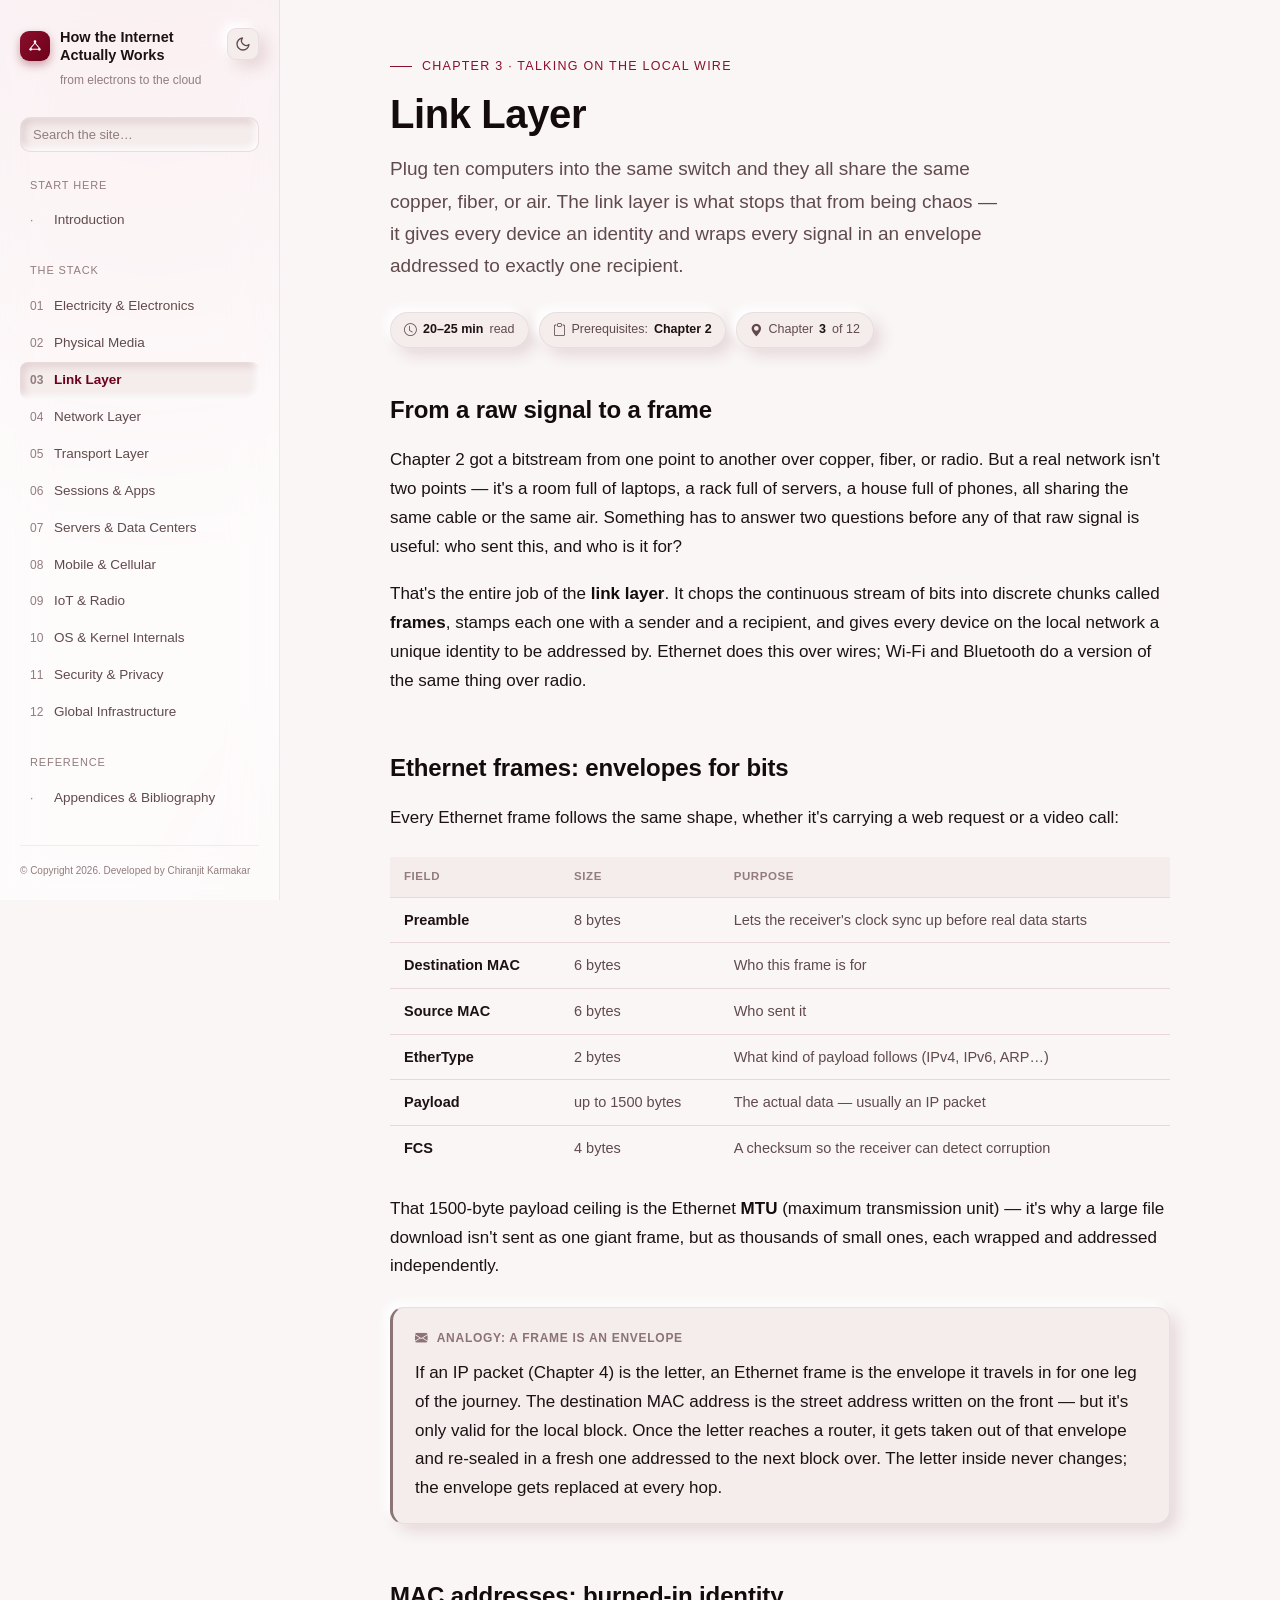
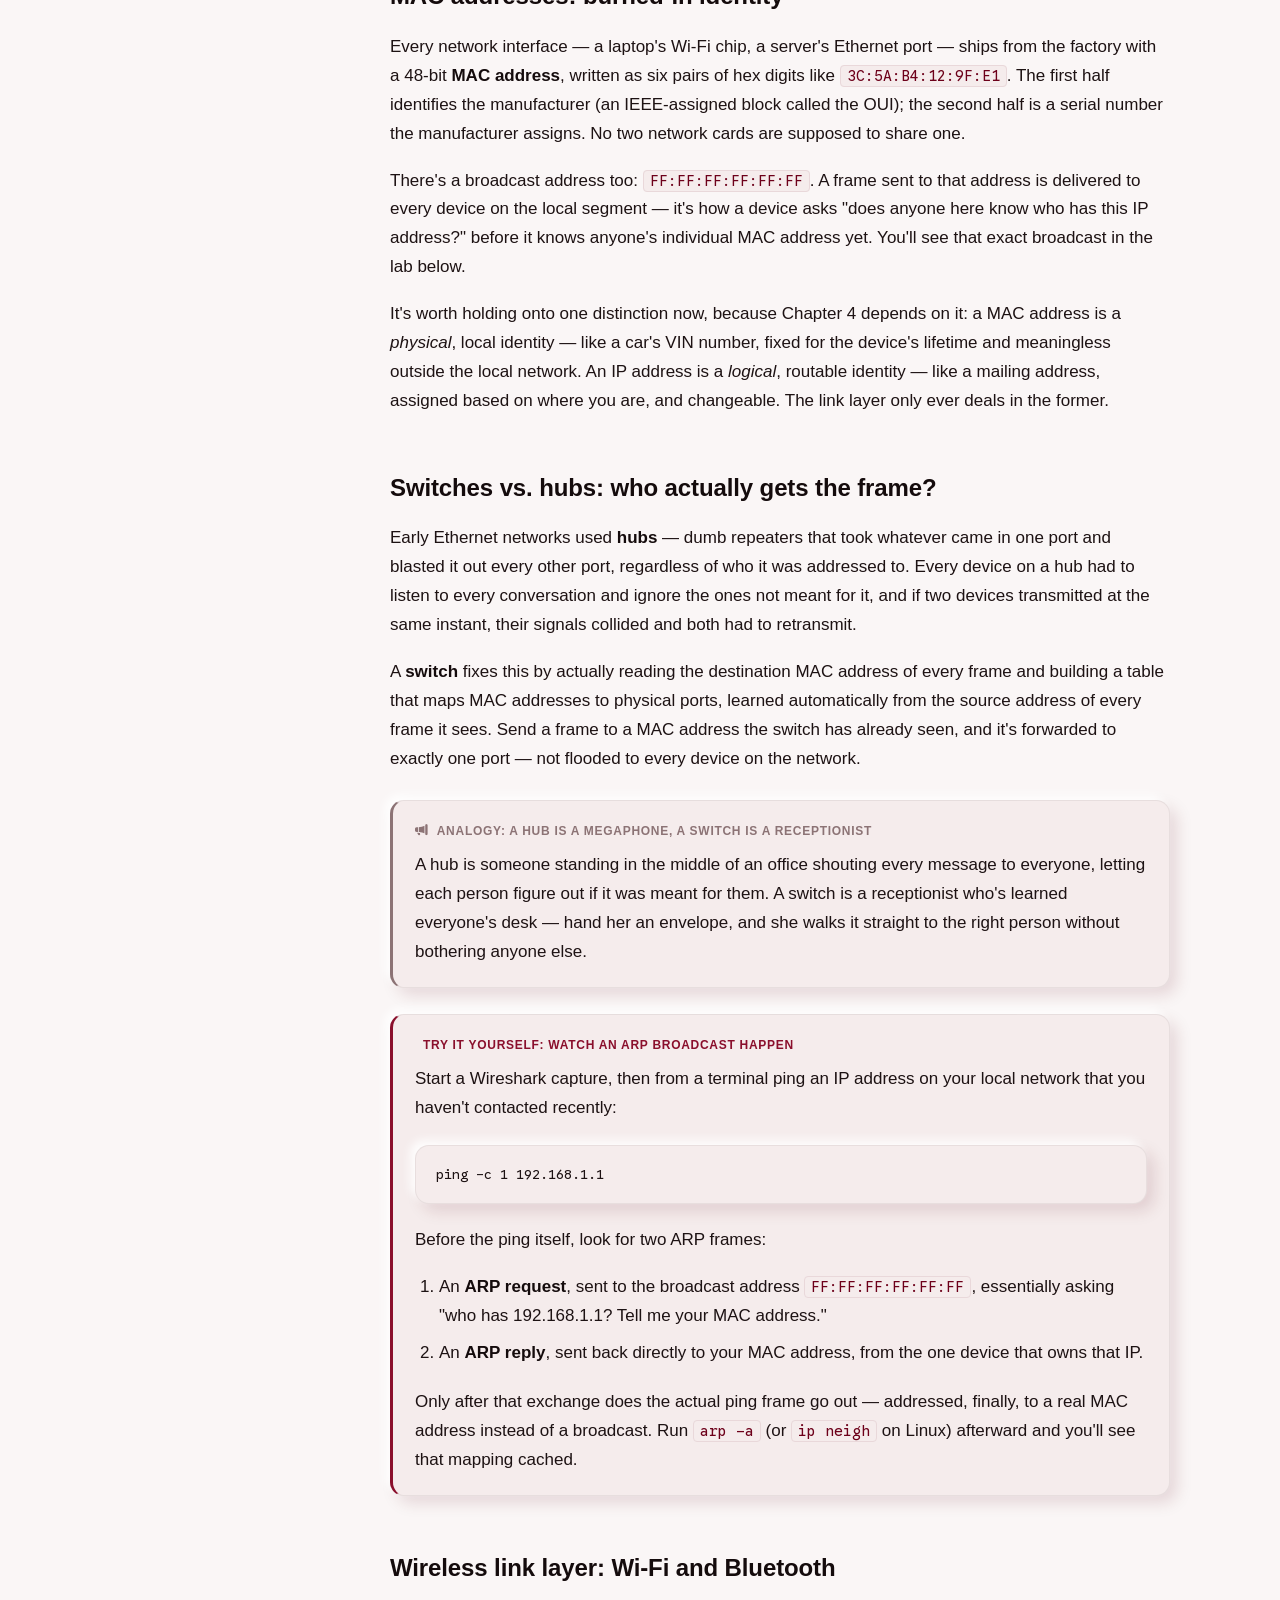
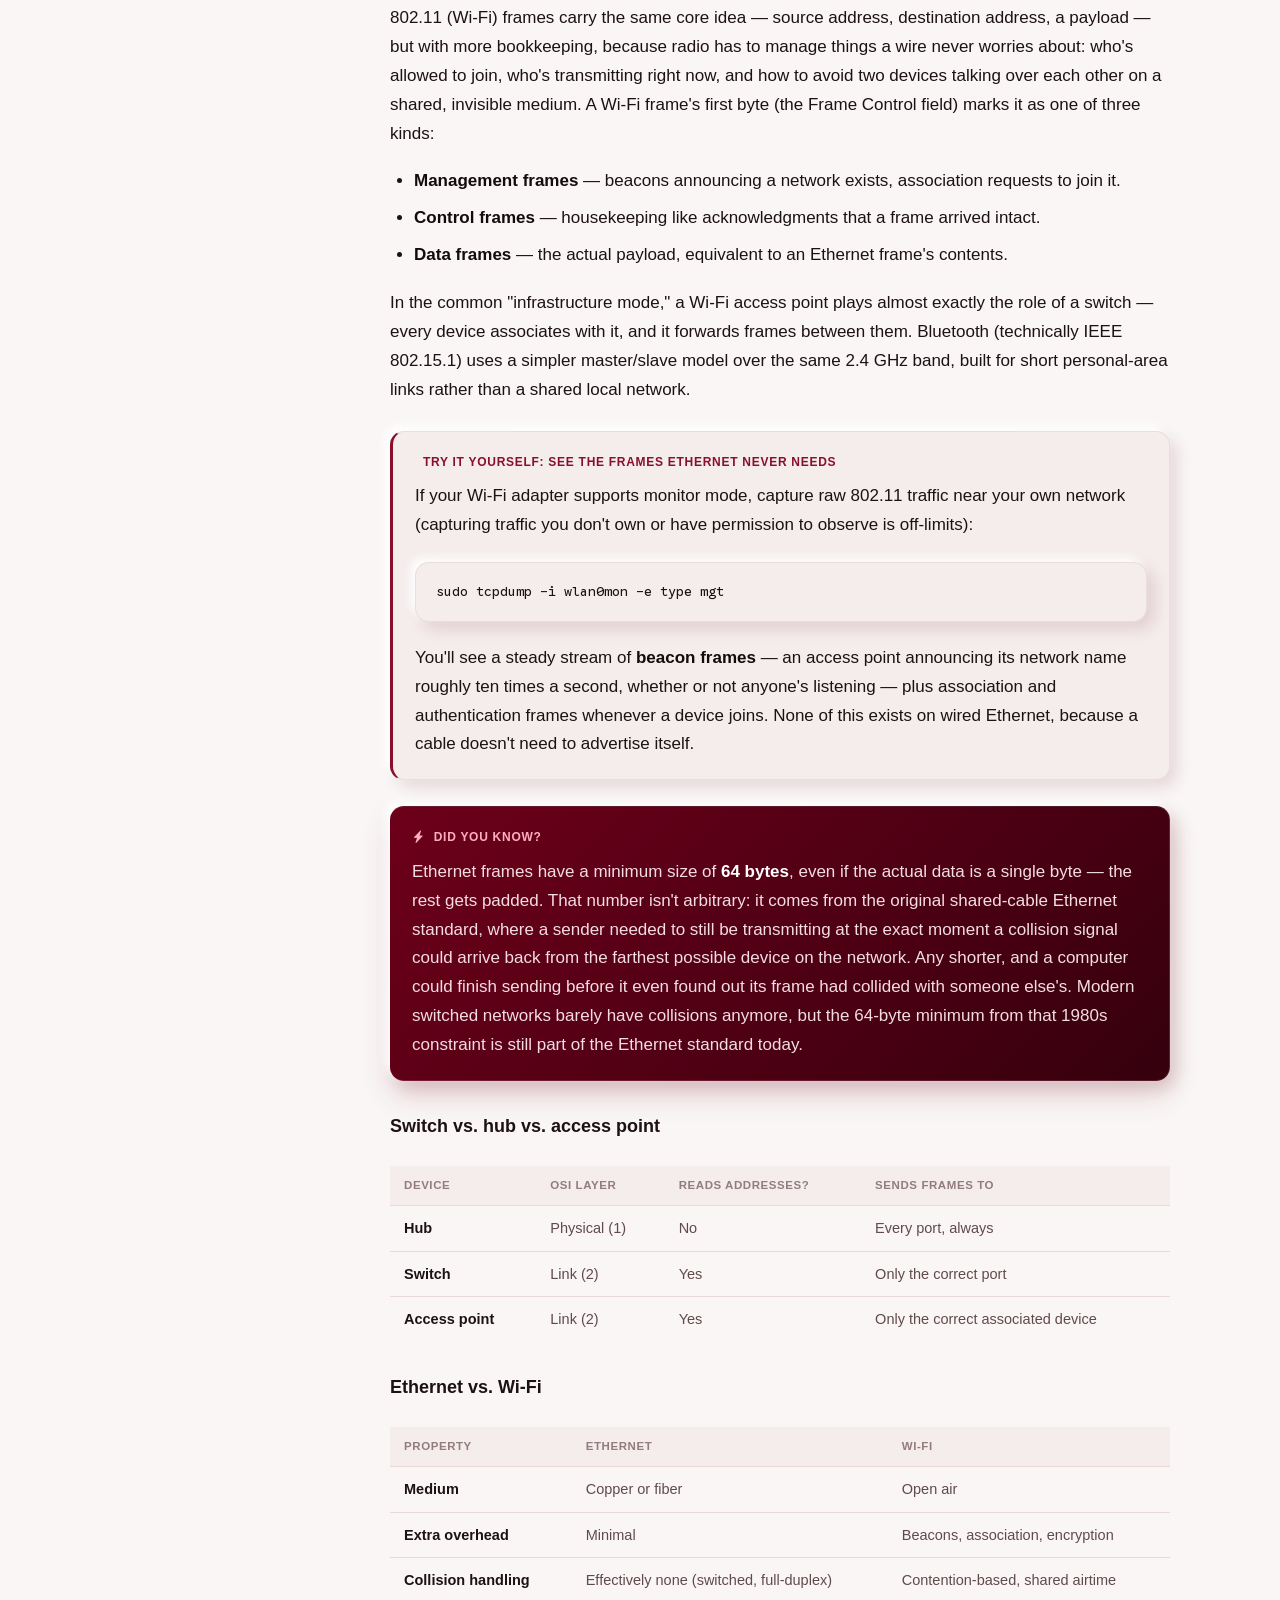
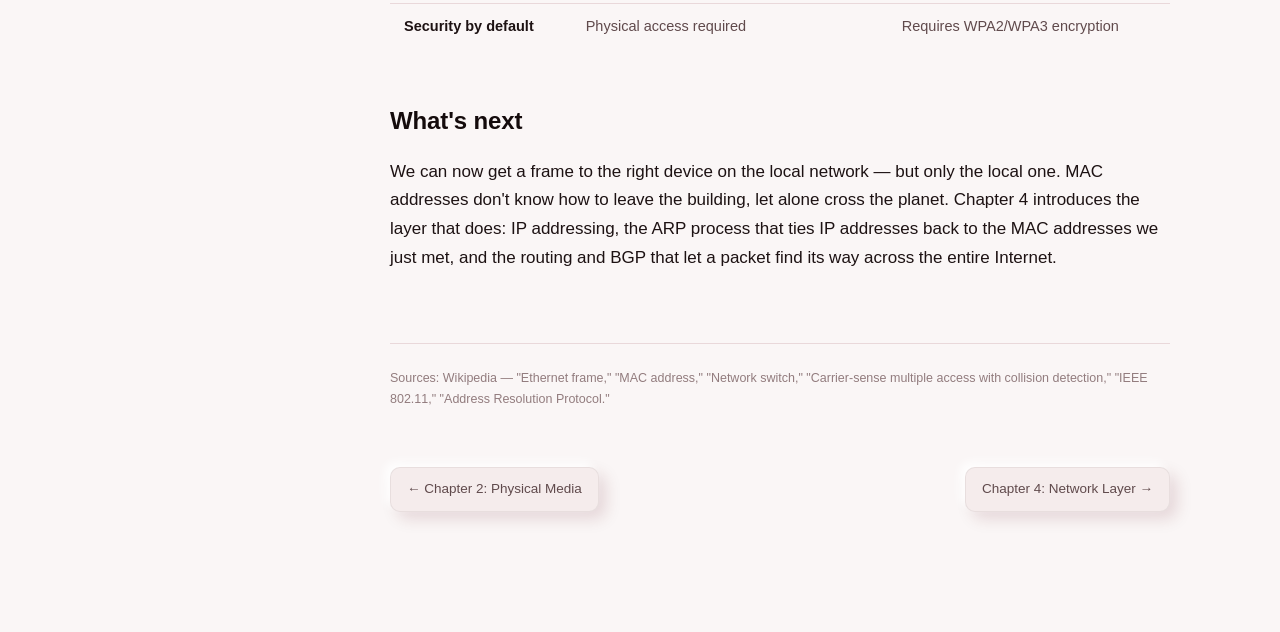
<file: 03-link-layer.html>
<!DOCTYPE html>
<html lang="en">
<head>
<meta charset="UTF-8">
<meta name="viewport" content="width=device-width, initial-scale=1.0">
<title>Chapter 3: Link Layer — How the Internet Actually Works</title>
<link rel="icon" type="image/svg+xml" href="assets/favicon.svg?v=2">
<link rel="stylesheet" href="https://cdn.jsdelivr.net/npm/bootstrap-icons@1.13.1/font/bootstrap-icons.min.css">
<link rel="preconnect" href="https://fonts.googleapis.com">
<link rel="preconnect" href="https://fonts.gstatic.com" crossorigin>
<link href="https://fonts.googleapis.com/css2?family=Google+Sans:wght@400;600;700&family=Google+Sans+Code:wght@400;500&display=swap" rel="stylesheet">
<link rel="stylesheet" href="assets/style.css?v=2">
<script src="assets/theme-init.js?v=2"></script>
</head>
<body>
<div class="shell">

  <!-- Mobile-only top bar -->
  <div class="topbar">
    <span class="mark"><svg viewBox="0 0 24 24" fill="none"><circle cx="12" cy="5.5" r="2" fill="white"/><circle cx="5.5" cy="17" r="2" fill="white"/><circle cx="18.5" cy="17" r="2" fill="white"/><path d="M12 7.5 5.5 15M12 7.5 18.5 15M5.5 17H18.5" stroke="white" stroke-width="1.6" stroke-linecap="round"/></svg></span>
    <span class="name">How the Internet Actually Works</span>
    <button class="theme-toggle" aria-label="Toggle color theme" title="Toggle color theme"><svg class="icon-sun" viewBox="0 0 24 24" fill="none" stroke="currentColor" stroke-width="2" stroke-linecap="round" stroke-linejoin="round"><circle cx="12" cy="12" r="4"/><path d="M12 2v2M12 20v2M4.93 4.93l1.41 1.41M17.66 17.66l1.41 1.41M2 12h2M20 12h2M6.34 17.66l-1.41 1.41M19.07 4.93l-1.41 1.41"/></svg><svg class="icon-moon" viewBox="0 0 24 24" fill="none" stroke="currentColor" stroke-width="2" stroke-linecap="round" stroke-linejoin="round"><path d="M21 12.79A9 9 0 1 1 11.21 3 7 7 0 0 0 21 12.79z"/></svg></button>
    <button class="nav-toggle" aria-label="Toggle navigation"><span class="bar"></span></button>
  </div>
  <div class="sidebar-overlay"></div>

  <!-- Sidebar -->
  <nav class="sidebar">
    <a href="index.html" class="sidebar-brand">
      <span class="mark"><svg viewBox="0 0 24 24" fill="none"><circle cx="12" cy="5.5" r="2" fill="white"/><circle cx="5.5" cy="17" r="2" fill="white"/><circle cx="18.5" cy="17" r="2" fill="white"/><path d="M12 7.5 5.5 15M12 7.5 18.5 15M5.5 17H18.5" stroke="white" stroke-width="1.6" stroke-linecap="round"/></svg></span>
      <span class="name">How the Internet<br>Actually Works</span>
    </a>
    <button class="theme-toggle" aria-label="Toggle color theme" title="Toggle color theme"><svg class="icon-sun" viewBox="0 0 24 24" fill="none" stroke="currentColor" stroke-width="2" stroke-linecap="round" stroke-linejoin="round"><circle cx="12" cy="12" r="4"/><path d="M12 2v2M12 20v2M4.93 4.93l1.41 1.41M17.66 17.66l1.41 1.41M2 12h2M20 12h2M6.34 17.66l-1.41 1.41M19.07 4.93l-1.41 1.41"/></svg><svg class="icon-moon" viewBox="0 0 24 24" fill="none" stroke="currentColor" stroke-width="2" stroke-linecap="round" stroke-linejoin="round"><path d="M21 12.79A9 9 0 1 1 11.21 3 7 7 0 0 0 21 12.79z"/></svg></button>
    <p class="sidebar-tagline">from electrons to the cloud</p>
    <div class="search-box"><label for="site-search" class="sr-only">Search the site</label><input type="text" id="site-search" name="q" class="search-input" placeholder="Search the site…" autocomplete="off" spellcheck="false"><div class="search-results"></div></div>

    <div class="nav-group">
      <p class="nav-group-label">Start Here</p>
      <ul class="nav-list">
        <li><a href="index.html"><span class="num">·</span> Introduction</a></li>
      </ul>
    </div>

    <div class="nav-group">
      <p class="nav-group-label">The Stack</p>
      <ul class="nav-list">
        <li><a href="01-electricity-electronics.html"><span class="num">01</span> Electricity &amp; Electronics</a></li>
        <li><a href="02-physical-media.html"><span class="num">02</span> Physical Media</a></li>
        <li><a href="03-link-layer.html" class="active"><span class="num">03</span> Link Layer</a></li>
        <li><a href="04-network-layer.html"><span class="num">04</span> Network Layer</a></li>
        <li><a href="05-transport-layer.html"><span class="num">05</span> Transport Layer</a></li>
        <li><a href="06-sessions-applications.html"><span class="num">06</span> Sessions &amp; Apps</a></li>
        <li><a href="07-servers-data-centers.html"><span class="num">07</span> Servers &amp; Data Centers</a></li>
        <li><a href="08-mobile-cellular.html"><span class="num">08</span> Mobile &amp; Cellular</a></li>
        <li><a href="09-iot-radio.html"><span class="num">09</span> IoT &amp; Radio</a></li>
        <li><a href="10-os-kernel-internals.html"><span class="num">10</span> OS &amp; Kernel Internals</a></li>
        <li><a href="11-security-privacy.html"><span class="num">11</span> Security &amp; Privacy</a></li>
        <li><a href="12-global-infrastructure.html"><span class="num">12</span> Global Infrastructure</a></li>
      </ul>
    </div>

    <div class="nav-group">
      <p class="nav-group-label">Reference</p>
      <ul class="nav-list">
        <li><a href="appendices.html"><span class="num">·</span> Appendices &amp; Bibliography</a></li>
      </ul>
    </div>
    <p class="sidebar-copyright">© Copyright 2026. Developed by Chiranjit Karmakar</p>
  </nav>

  <!-- Main -->
  <main class="main">
    <div class="content">

      <p class="eyebrow">Chapter 3 · Talking on the Local Wire</p>
      <h1 class="page-title">Link Layer</h1>
      <p class="dek">
        Plug ten computers into the same switch and they all share the same
        copper, fiber, or air. The link layer is what stops that from being
        chaos — it gives every device an identity and wraps every signal in an
        envelope addressed to exactly one recipient.
      </p>

      <div class="meta-row">
        <span class="meta-chip"><i class="bi bi-clock"></i> <b>20–25 min</b> read</span>
        <span class="meta-chip"><i class="bi bi-clipboard"></i> Prerequisites: <b>Chapter 2</b></span>
        <span class="meta-chip"><i class="bi bi-geo-alt-fill"></i> Chapter <b>3</b> of 12</span>
      </div>

      <h2>From a raw signal to a frame</h2>
      <p>
        Chapter 2 got a bitstream from one point to another over copper, fiber,
        or radio. But a real network isn't two points — it's a room full of
        laptops, a rack full of servers, a house full of phones, all sharing the
        same cable or the same air. Something has to answer two questions before
        any of that raw signal is useful: who sent this, and who is it for?
      </p>
      <p>
        That's the entire job of the <strong>link layer</strong>. It chops the
        continuous stream of bits into discrete chunks called <strong>frames</strong>,
        stamps each one with a sender and a recipient, and gives every device on
        the local network a unique identity to be addressed by. Ethernet does
        this over wires; Wi-Fi and Bluetooth do a version of the same thing over
        radio.
      </p>

      <h2>Ethernet frames: envelopes for bits</h2>
      <p>
        Every Ethernet frame follows the same shape, whether it's carrying a web
        request or a video call:
      </p>
      <table>
        <thead>
          <tr><th>Field</th><th>Size</th><th>Purpose</th></tr>
        </thead>
        <tbody>
          <tr><td>Preamble</td><td>8 bytes</td><td>Lets the receiver's clock sync up before real data starts</td></tr>
          <tr><td>Destination MAC</td><td>6 bytes</td><td>Who this frame is for</td></tr>
          <tr><td>Source MAC</td><td>6 bytes</td><td>Who sent it</td></tr>
          <tr><td>EtherType</td><td>2 bytes</td><td>What kind of payload follows (IPv4, IPv6, ARP…)</td></tr>
          <tr><td>Payload</td><td>up to 1500 bytes</td><td>The actual data — usually an IP packet</td></tr>
          <tr><td>FCS</td><td>4 bytes</td><td>A checksum so the receiver can detect corruption</td></tr>
        </tbody>
      </table>
      <p>
        That 1500-byte payload ceiling is the Ethernet <strong>MTU</strong>
        (maximum transmission unit) — it's why a large file download isn't sent
        as one giant frame, but as thousands of small ones, each wrapped and
        addressed independently.
      </p>

      <div class="box analogy">
        <div class="box-label"><i class="bi bi-envelope-fill"></i> Analogy: a frame is an envelope</div>
        <p>
          If an IP packet (Chapter 4) is the letter, an Ethernet frame is the
          envelope it travels in for one leg of the journey. The destination MAC
          address is the street address written on the front — but it's only
          valid for the local block. Once the letter reaches a router, it gets
          taken out of that envelope and re-sealed in a fresh one addressed to
          the next block over. The letter inside never changes; the envelope
          gets replaced at every hop.
        </p>
      </div>

      <h2>MAC addresses: burned-in identity</h2>
      <p>
        Every network interface — a laptop's Wi-Fi chip, a server's Ethernet
        port — ships from the factory with a 48-bit <strong>MAC address</strong>,
        written as six pairs of hex digits like <code>3C:5A:B4:12:9F:E1</code>.
        The first half identifies the manufacturer (an IEEE-assigned block called
        the OUI); the second half is a serial number the manufacturer assigns.
        No two network cards are supposed to share one.
      </p>
      <p>
        There's a broadcast address too: <code>FF:FF:FF:FF:FF:FF</code>. A frame
        sent to that address is delivered to every device on the local segment —
        it's how a device asks "does anyone here know who has this IP address?"
        before it knows anyone's individual MAC address yet. You'll see that
        exact broadcast in the lab below.
      </p>
      <p>
        It's worth holding onto one distinction now, because Chapter 4 depends on
        it: a MAC address is a <em>physical</em>, local identity — like a car's
        VIN number, fixed for the device's lifetime and meaningless outside the
        local network. An IP address is a <em>logical</em>, routable identity —
        like a mailing address, assigned based on where you are, and changeable.
        The link layer only ever deals in the former.
      </p>

      <h2>Switches vs. hubs: who actually gets the frame?</h2>
      <p>
        Early Ethernet networks used <strong>hubs</strong> — dumb repeaters that
        took whatever came in one port and blasted it out every other port,
        regardless of who it was addressed to. Every device on a hub had to
        listen to every conversation and ignore the ones not meant for it, and
        if two devices transmitted at the same instant, their signals collided
        and both had to retransmit.
      </p>
      <p>
        A <strong>switch</strong> fixes this by actually reading the destination
        MAC address of every frame and building a table that maps MAC addresses
        to physical ports, learned automatically from the source address of
        every frame it sees. Send a frame to a MAC address the switch has
        already seen, and it's forwarded to exactly one port — not flooded to
        every device on the network.
      </p>

      <div class="box analogy">
        <div class="box-label"><i class="bi bi-megaphone-fill"></i> Analogy: a hub is a megaphone, a switch is a receptionist</div>
        <p>
          A hub is someone standing in the middle of an office shouting every
          message to everyone, letting each person figure out if it was meant
          for them. A switch is a receptionist who's learned everyone's desk —
          hand her an envelope, and she walks it straight to the right person
          without bothering anyone else.
        </p>
      </div>

      <div class="box lab">
        <div class="box-label"><i class="bi bi-flask-fill"></i> Try it yourself: watch an ARP broadcast happen</div>
        <p>
          Start a Wireshark capture, then from a terminal ping an IP address on
          your local network that you haven't contacted recently:
        </p>
        <pre><code>ping -c 1 192.168.1.1</code></pre>
        <p>
          Before the ping itself, look for two ARP frames:
        </p>
        <ol>
          <li>
            An <strong>ARP request</strong>, sent to the broadcast address
            <code>FF:FF:FF:FF:FF:FF</code>, essentially asking "who has
            192.168.1.1? Tell me your MAC address."
          </li>
          <li>
            An <strong>ARP reply</strong>, sent back directly to your MAC
            address, from the one device that owns that IP.
          </li>
        </ol>
        <p>
          Only after that exchange does the actual ping frame go out — addressed,
          finally, to a real MAC address instead of a broadcast. Run
          <code>arp -a</code> (or <code>ip neigh</code> on Linux) afterward and
          you'll see that mapping cached.
        </p>
      </div>

      <h2>Wireless link layer: Wi-Fi and Bluetooth</h2>
      <p>
        802.11 (Wi-Fi) frames carry the same core idea — source address,
        destination address, a payload — but with more bookkeeping, because
        radio has to manage things a wire never worries about: who's allowed to
        join, who's transmitting right now, and how to avoid two devices talking
        over each other on a shared, invisible medium. A Wi-Fi frame's first byte
        (the Frame Control field) marks it as one of three kinds:
      </p>
      <ul>
        <li><strong>Management frames</strong> — beacons announcing a network exists, association requests to join it.</li>
        <li><strong>Control frames</strong> — housekeeping like acknowledgments that a frame arrived intact.</li>
        <li><strong>Data frames</strong> — the actual payload, equivalent to an Ethernet frame's contents.</li>
      </ul>
      <p>
        In the common "infrastructure mode," a Wi-Fi access point plays almost
        exactly the role of a switch — every device associates with it, and it
        forwards frames between them. Bluetooth (technically IEEE 802.15.1) uses
        a simpler master/slave model over the same 2.4 GHz band, built for short
        personal-area links rather than a shared local network.
      </p>

      <div class="box lab">
        <div class="box-label"><i class="bi bi-flask-fill"></i> Try it yourself: see the frames Ethernet never needs</div>
        <p>
          If your Wi-Fi adapter supports monitor mode, capture raw 802.11
          traffic near your own network (capturing traffic you don't own or have
          permission to observe is off-limits):
        </p>
        <pre><code>sudo tcpdump -i wlan0mon -e type mgt</code></pre>
        <p>
          You'll see a steady stream of <strong>beacon frames</strong> — an
          access point announcing its network name roughly ten times a second,
          whether or not anyone's listening — plus association and
          authentication frames whenever a device joins. None of this exists on
          wired Ethernet, because a cable doesn't need to advertise itself.
        </p>
      </div>

      <div class="box fact">
        <div class="box-label"><i class="bi bi-lightning-charge-fill"></i> Did you know?</div>
        <p>
          Ethernet frames have a minimum size of <strong>64 bytes</strong>, even
          if the actual data is a single byte — the rest gets padded. That
          number isn't arbitrary: it comes from the original shared-cable
          Ethernet standard, where a sender needed to still be transmitting at
          the exact moment a collision signal could arrive back from the
          farthest possible device on the network. Any shorter, and a computer
          could finish sending before it even found out its frame had collided
          with someone else's. Modern switched networks barely have collisions
          anymore, but the 64-byte minimum from that 1980s constraint is still
          part of the Ethernet standard today.
        </p>
      </div>

      <h3>Switch vs. hub vs. access point</h3>
      <table>
        <thead>
          <tr><th>Device</th><th>OSI layer</th><th>Reads addresses?</th><th>Sends frames to</th></tr>
        </thead>
        <tbody>
          <tr><td>Hub</td><td>Physical (1)</td><td>No</td><td>Every port, always</td></tr>
          <tr><td>Switch</td><td>Link (2)</td><td>Yes</td><td>Only the correct port</td></tr>
          <tr><td>Access point</td><td>Link (2)</td><td>Yes</td><td>Only the correct associated device</td></tr>
        </tbody>
      </table>

      <h3>Ethernet vs. Wi-Fi</h3>
      <table>
        <thead>
          <tr><th>Property</th><th>Ethernet</th><th>Wi-Fi</th></tr>
        </thead>
        <tbody>
          <tr><td>Medium</td><td>Copper or fiber</td><td>Open air</td></tr>
          <tr><td>Extra overhead</td><td>Minimal</td><td>Beacons, association, encryption</td></tr>
          <tr><td>Collision handling</td><td>Effectively none (switched, full-duplex)</td><td>Contention-based, shared airtime</td></tr>
          <tr><td>Security by default</td><td>Physical access required</td><td>Requires WPA2/WPA3 encryption</td></tr>
        </tbody>
      </table>

      <h2>What's next</h2>
      <p>
        We can now get a frame to the right device on the local network — but
        only the local one. MAC addresses don't know how to leave the building,
        let alone cross the planet. Chapter 4 introduces the layer that does:
        IP addressing, the ARP process that ties IP addresses back to the MAC
        addresses we just met, and the routing and BGP that let a packet find
        its way across the entire Internet.
      </p>

      <footer class="site-footer">
        Sources: Wikipedia — "Ethernet frame," "MAC address," "Network switch,"
        "Carrier-sense multiple access with collision detection," "IEEE 802.11,"
        "Address Resolution Protocol."
      </footer>

      <div class="pager">
        <a href="02-physical-media.html">← Chapter 2: Physical Media</a>
        <a href="04-network-layer.html">Chapter 4: Network Layer →</a>
      </div>

    </div>
  </main>
</div>
<div class="reading-progress" aria-hidden="true">
  <svg viewBox="0 0 44 44">
    <circle class="rp-track" cx="22" cy="22" r="19"></circle>
    <circle class="rp-fill" cx="22" cy="22" r="19"></circle>
  </svg>
  <span class="rp-percent">0%</span>
</div>
<script src="assets/nav.js?v=2"></script>
<script src="assets/search-data.js?v=2"></script>
<script src="assets/search.js?v=2"></script>
</body>
</html>
</file>
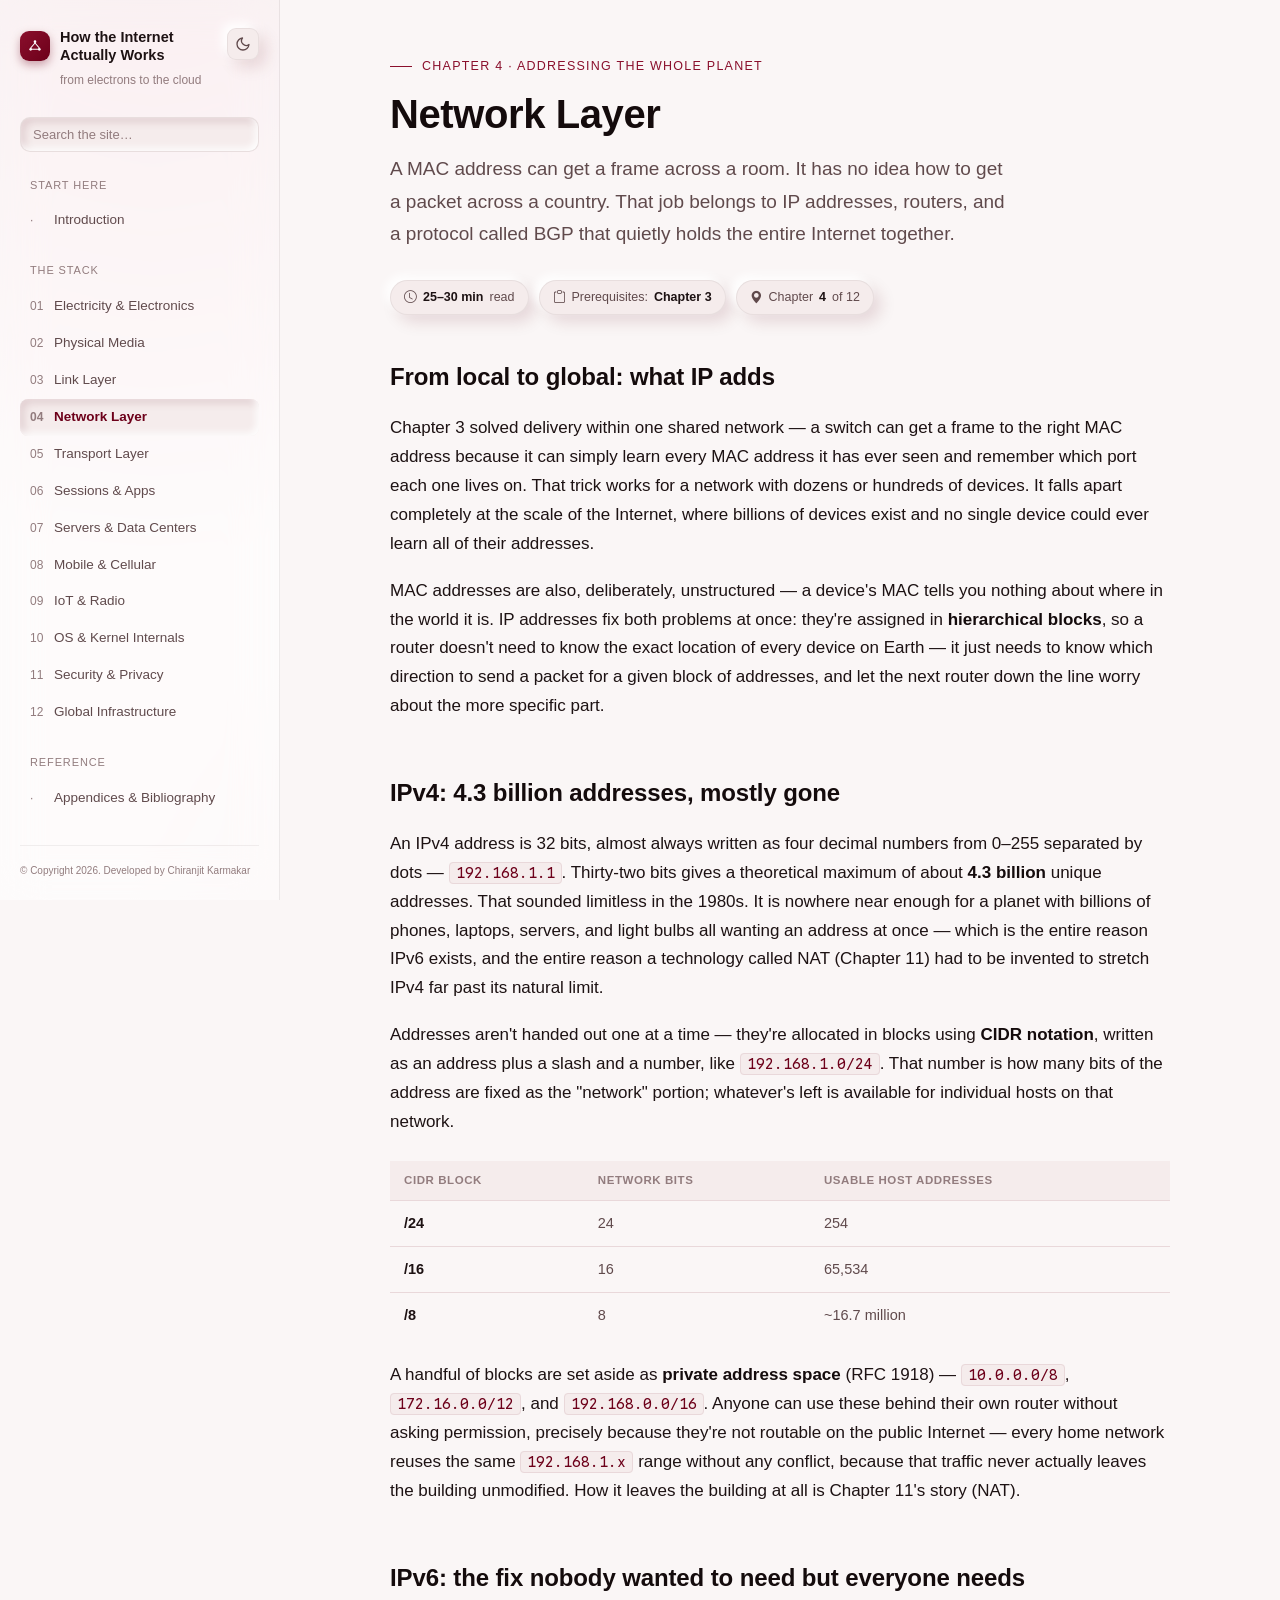
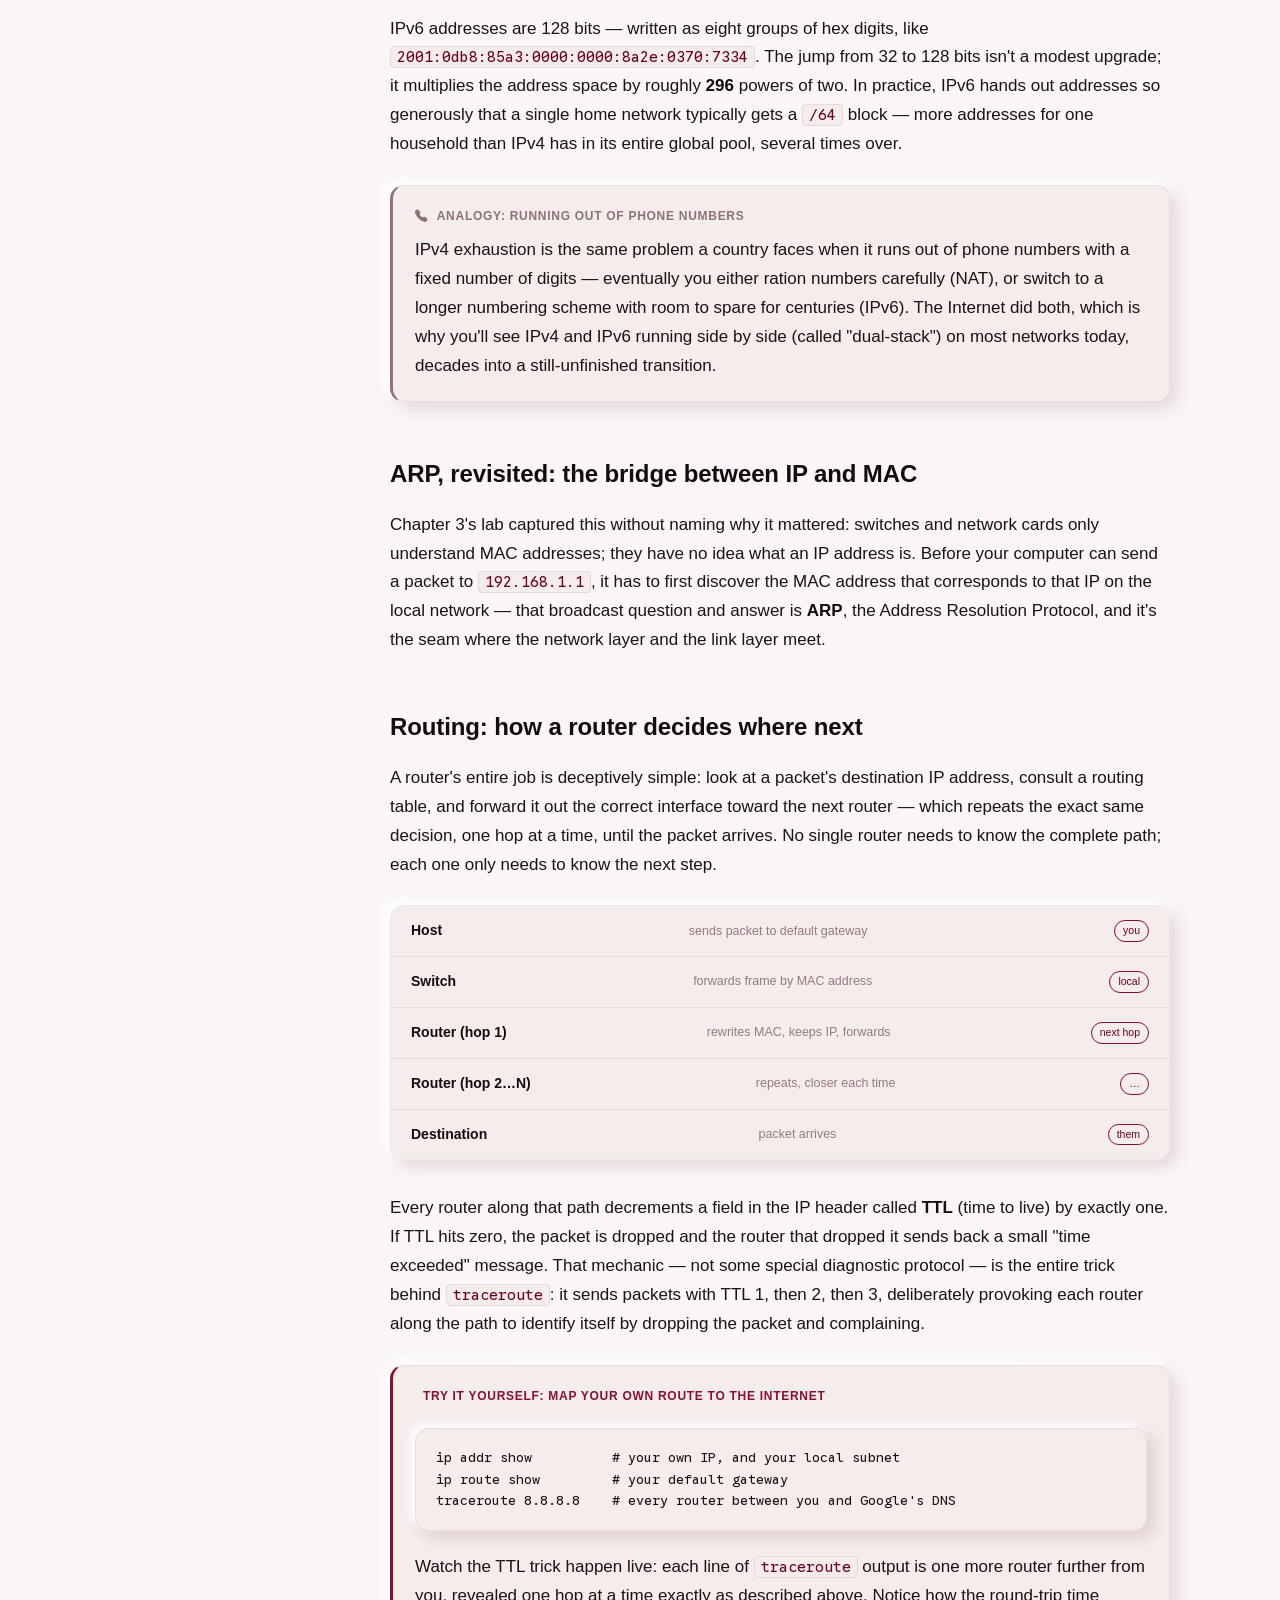
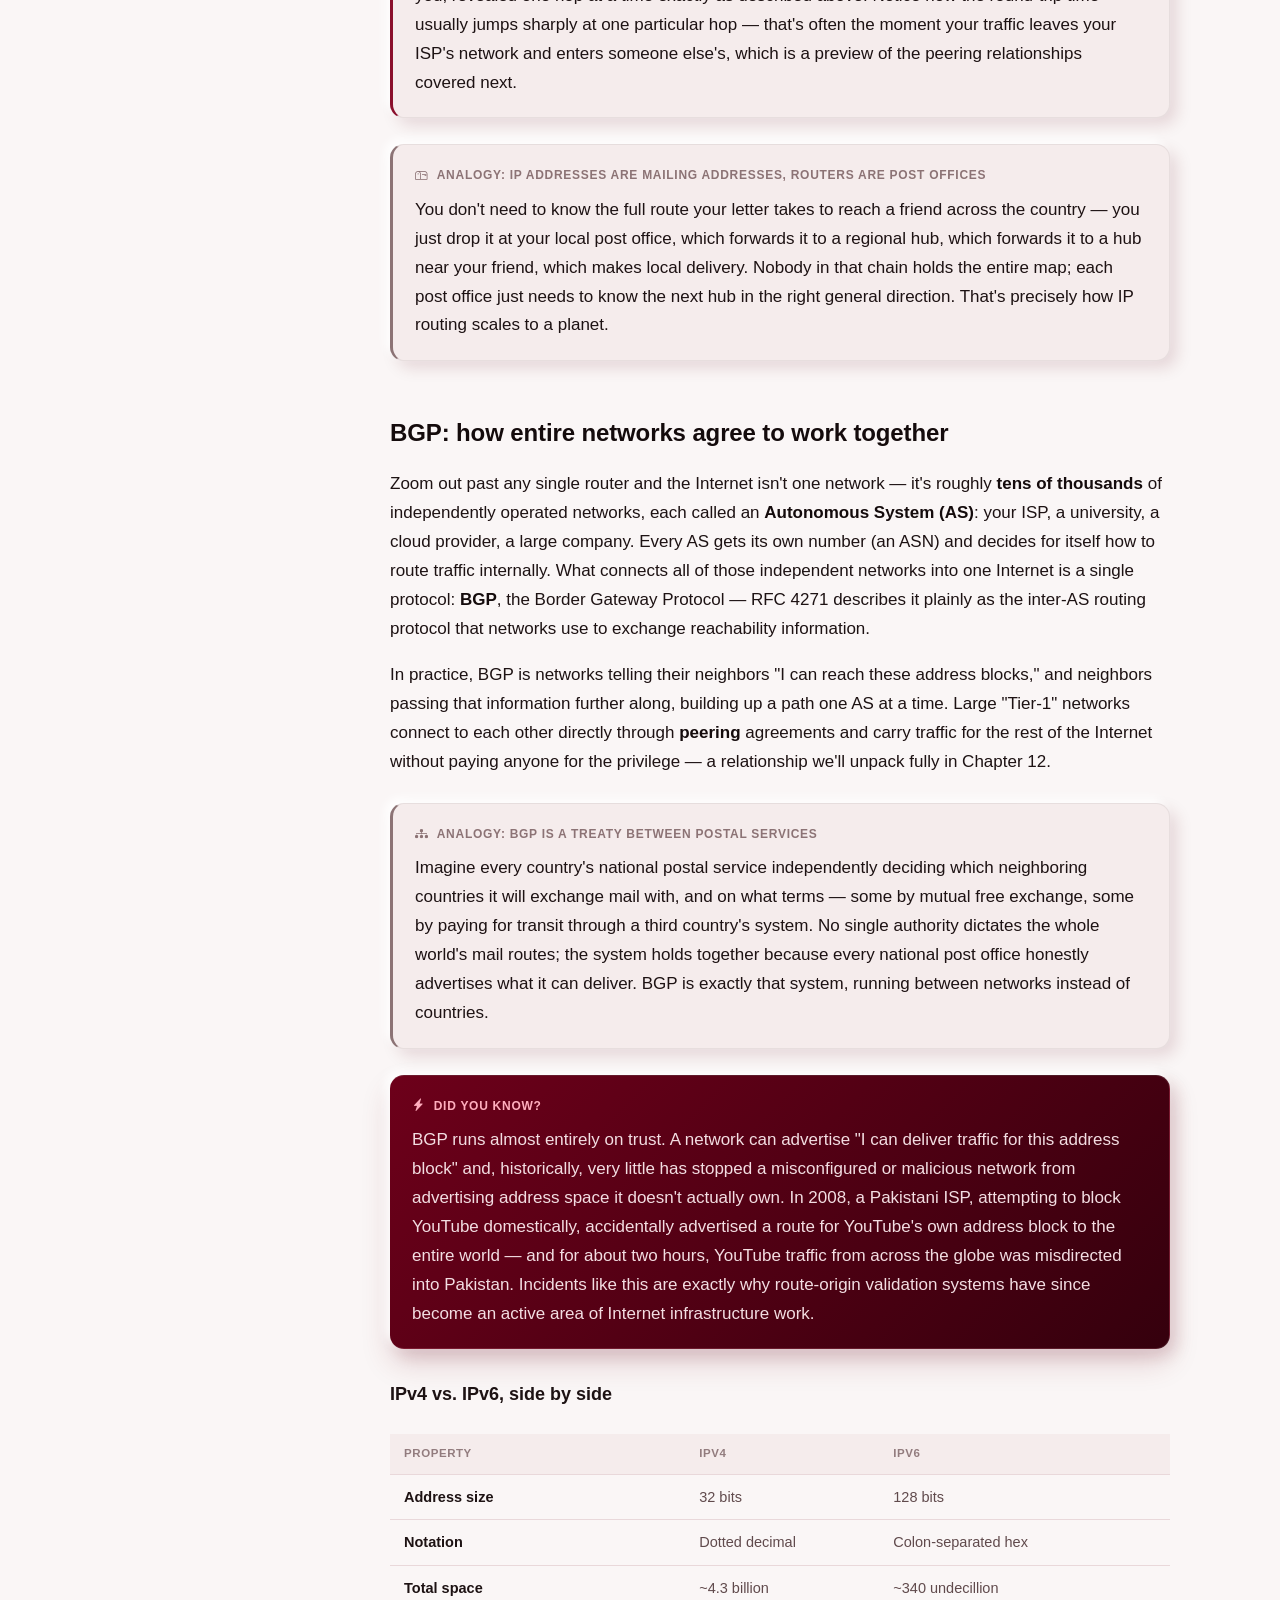
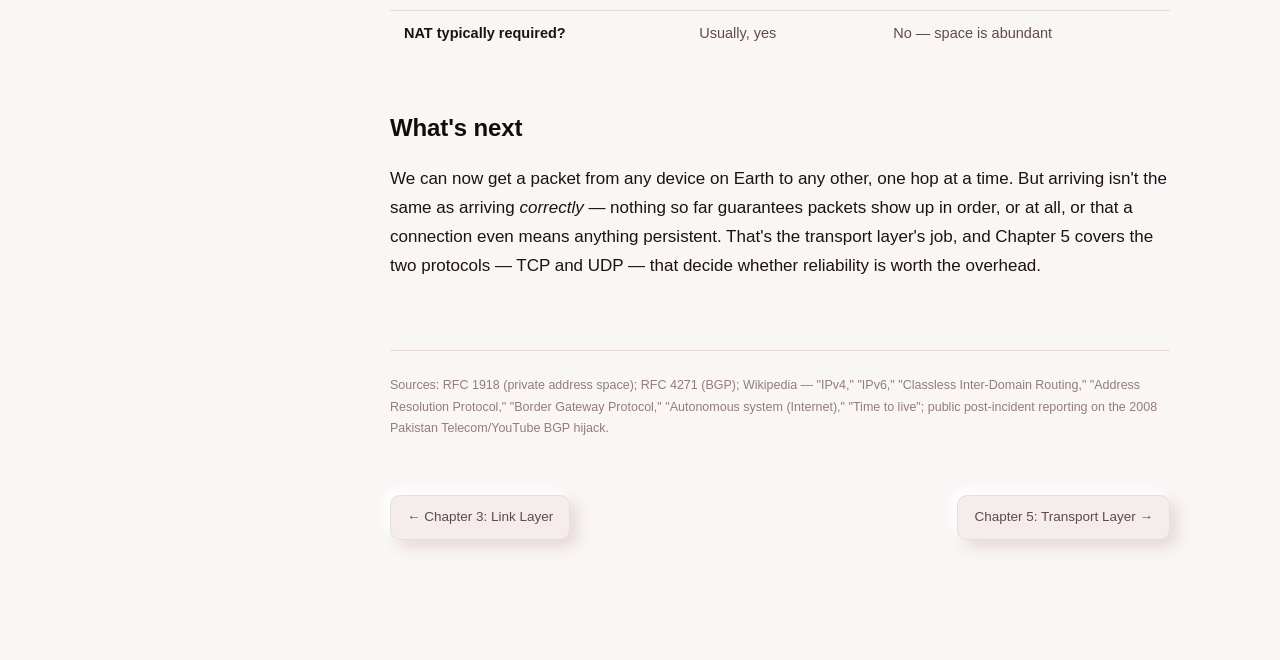
<file: 04-network-layer.html>
<!DOCTYPE html>
<html lang="en">
<head>
<meta charset="UTF-8">
<meta name="viewport" content="width=device-width, initial-scale=1.0">
<title>Chapter 4: Network Layer — How the Internet Actually Works</title>
<link rel="icon" type="image/svg+xml" href="assets/favicon.svg?v=2">
<link rel="stylesheet" href="https://cdn.jsdelivr.net/npm/bootstrap-icons@1.13.1/font/bootstrap-icons.min.css">
<link rel="preconnect" href="https://fonts.googleapis.com">
<link rel="preconnect" href="https://fonts.gstatic.com" crossorigin>
<link href="https://fonts.googleapis.com/css2?family=Google+Sans:wght@400;600;700&family=Google+Sans+Code:wght@400;500&display=swap" rel="stylesheet">
<link rel="stylesheet" href="assets/style.css?v=2">
<script src="assets/theme-init.js?v=2"></script>
</head>
<body>
<div class="shell">

  <!-- Mobile-only top bar -->
  <div class="topbar">
    <span class="mark"><svg viewBox="0 0 24 24" fill="none"><circle cx="12" cy="5.5" r="2" fill="white"/><circle cx="5.5" cy="17" r="2" fill="white"/><circle cx="18.5" cy="17" r="2" fill="white"/><path d="M12 7.5 5.5 15M12 7.5 18.5 15M5.5 17H18.5" stroke="white" stroke-width="1.6" stroke-linecap="round"/></svg></span>
    <span class="name">How the Internet Actually Works</span>
    <button class="theme-toggle" aria-label="Toggle color theme" title="Toggle color theme"><svg class="icon-sun" viewBox="0 0 24 24" fill="none" stroke="currentColor" stroke-width="2" stroke-linecap="round" stroke-linejoin="round"><circle cx="12" cy="12" r="4"/><path d="M12 2v2M12 20v2M4.93 4.93l1.41 1.41M17.66 17.66l1.41 1.41M2 12h2M20 12h2M6.34 17.66l-1.41 1.41M19.07 4.93l-1.41 1.41"/></svg><svg class="icon-moon" viewBox="0 0 24 24" fill="none" stroke="currentColor" stroke-width="2" stroke-linecap="round" stroke-linejoin="round"><path d="M21 12.79A9 9 0 1 1 11.21 3 7 7 0 0 0 21 12.79z"/></svg></button>
    <button class="nav-toggle" aria-label="Toggle navigation"><span class="bar"></span></button>
  </div>
  <div class="sidebar-overlay"></div>

  <!-- Sidebar -->
  <nav class="sidebar">
    <a href="index.html" class="sidebar-brand">
      <span class="mark"><svg viewBox="0 0 24 24" fill="none"><circle cx="12" cy="5.5" r="2" fill="white"/><circle cx="5.5" cy="17" r="2" fill="white"/><circle cx="18.5" cy="17" r="2" fill="white"/><path d="M12 7.5 5.5 15M12 7.5 18.5 15M5.5 17H18.5" stroke="white" stroke-width="1.6" stroke-linecap="round"/></svg></span>
      <span class="name">How the Internet<br>Actually Works</span>
    </a>
    <button class="theme-toggle" aria-label="Toggle color theme" title="Toggle color theme"><svg class="icon-sun" viewBox="0 0 24 24" fill="none" stroke="currentColor" stroke-width="2" stroke-linecap="round" stroke-linejoin="round"><circle cx="12" cy="12" r="4"/><path d="M12 2v2M12 20v2M4.93 4.93l1.41 1.41M17.66 17.66l1.41 1.41M2 12h2M20 12h2M6.34 17.66l-1.41 1.41M19.07 4.93l-1.41 1.41"/></svg><svg class="icon-moon" viewBox="0 0 24 24" fill="none" stroke="currentColor" stroke-width="2" stroke-linecap="round" stroke-linejoin="round"><path d="M21 12.79A9 9 0 1 1 11.21 3 7 7 0 0 0 21 12.79z"/></svg></button>
    <p class="sidebar-tagline">from electrons to the cloud</p>
    <div class="search-box"><label for="site-search" class="sr-only">Search the site</label><input type="text" id="site-search" name="q" class="search-input" placeholder="Search the site…" autocomplete="off" spellcheck="false"><div class="search-results"></div></div>

    <div class="nav-group">
      <p class="nav-group-label">Start Here</p>
      <ul class="nav-list">
        <li><a href="index.html"><span class="num">·</span> Introduction</a></li>
      </ul>
    </div>

    <div class="nav-group">
      <p class="nav-group-label">The Stack</p>
      <ul class="nav-list">
        <li><a href="01-electricity-electronics.html"><span class="num">01</span> Electricity &amp; Electronics</a></li>
        <li><a href="02-physical-media.html"><span class="num">02</span> Physical Media</a></li>
        <li><a href="03-link-layer.html"><span class="num">03</span> Link Layer</a></li>
        <li><a href="04-network-layer.html" class="active"><span class="num">04</span> Network Layer</a></li>
        <li><a href="05-transport-layer.html"><span class="num">05</span> Transport Layer</a></li>
        <li><a href="06-sessions-applications.html"><span class="num">06</span> Sessions &amp; Apps</a></li>
        <li><a href="07-servers-data-centers.html"><span class="num">07</span> Servers &amp; Data Centers</a></li>
        <li><a href="08-mobile-cellular.html"><span class="num">08</span> Mobile &amp; Cellular</a></li>
        <li><a href="09-iot-radio.html"><span class="num">09</span> IoT &amp; Radio</a></li>
        <li><a href="10-os-kernel-internals.html"><span class="num">10</span> OS &amp; Kernel Internals</a></li>
        <li><a href="11-security-privacy.html"><span class="num">11</span> Security &amp; Privacy</a></li>
        <li><a href="12-global-infrastructure.html"><span class="num">12</span> Global Infrastructure</a></li>
      </ul>
    </div>

    <div class="nav-group">
      <p class="nav-group-label">Reference</p>
      <ul class="nav-list">
        <li><a href="appendices.html"><span class="num">·</span> Appendices &amp; Bibliography</a></li>
      </ul>
    </div>
    <p class="sidebar-copyright">© Copyright 2026. Developed by Chiranjit Karmakar</p>
  </nav>

  <!-- Main -->
  <main class="main">
    <div class="content">

      <p class="eyebrow">Chapter 4 · Addressing the Whole Planet</p>
      <h1 class="page-title">Network Layer</h1>
      <p class="dek">
        A MAC address can get a frame across a room. It has no idea how to get a
        packet across a country. That job belongs to IP addresses, routers, and
        a protocol called BGP that quietly holds the entire Internet together.
      </p>

      <div class="meta-row">
        <span class="meta-chip"><i class="bi bi-clock"></i> <b>25–30 min</b> read</span>
        <span class="meta-chip"><i class="bi bi-clipboard"></i> Prerequisites: <b>Chapter 3</b></span>
        <span class="meta-chip"><i class="bi bi-geo-alt-fill"></i> Chapter <b>4</b> of 12</span>
      </div>

      <h2>From local to global: what IP adds</h2>
      <p>
        Chapter 3 solved delivery within one shared network — a switch can get a
        frame to the right MAC address because it can simply learn every MAC
        address it has ever seen and remember which port each one lives on. That
        trick works for a network with dozens or hundreds of devices. It falls
        apart completely at the scale of the Internet, where billions of devices
        exist and no single device could ever learn all of their addresses.
      </p>
      <p>
        MAC addresses are also, deliberately, unstructured — a device's MAC tells
        you nothing about where in the world it is. IP addresses fix both
        problems at once: they're assigned in <strong>hierarchical blocks</strong>,
        so a router doesn't need to know the exact location of every device on
        Earth — it just needs to know which direction to send a packet for a
        given block of addresses, and let the next router down the line worry
        about the more specific part.
      </p>

      <h2>IPv4: 4.3 billion addresses, mostly gone</h2>
      <p>
        An IPv4 address is 32 bits, almost always written as four decimal
        numbers from 0–255 separated by dots — <code>192.168.1.1</code>. Thirty-two
        bits gives a theoretical maximum of about <strong>4.3 billion</strong>
        unique addresses. That sounded limitless in the 1980s. It is nowhere near
        enough for a planet with billions of phones, laptops, servers, and
        light bulbs all wanting an address at once — which is the entire reason
        IPv6 exists, and the entire reason a technology called NAT (Chapter 11)
        had to be invented to stretch IPv4 far past its natural limit.
      </p>
      <p>
        Addresses aren't handed out one at a time — they're allocated in blocks
        using <strong>CIDR notation</strong>, written as an address plus a slash
        and a number, like <code>192.168.1.0/24</code>. That number is how many
        bits of the address are fixed as the "network" portion; whatever's left
        is available for individual hosts on that network.
      </p>
      <table>
        <thead>
          <tr><th>CIDR block</th><th>Network bits</th><th>Usable host addresses</th></tr>
        </thead>
        <tbody>
          <tr><td>/24</td><td>24</td><td>254</td></tr>
          <tr><td>/16</td><td>16</td><td>65,534</td></tr>
          <tr><td>/8</td><td>8</td><td>~16.7 million</td></tr>
        </tbody>
      </table>
      <p>
        A handful of blocks are set aside as <strong>private address space</strong>
        (RFC 1918) — <code>10.0.0.0/8</code>, <code>172.16.0.0/12</code>, and
        <code>192.168.0.0/16</code>. Anyone can use these behind their own router
        without asking permission, precisely because they're not routable on the
        public Internet — every home network reuses the same
        <code>192.168.1.x</code> range without any conflict, because that traffic
        never actually leaves the building unmodified. How it leaves the building
        at all is Chapter 11's story (NAT).
      </p>

      <h2>IPv6: the fix nobody wanted to need but everyone needs</h2>
      <p>
        IPv6 addresses are 128 bits — written as eight groups of hex digits,
        like <code>2001:0db8:85a3:0000:0000:8a2e:0370:7334</code>. The jump from
        32 to 128 bits isn't a modest upgrade; it multiplies the address space by
        roughly <strong>296</strong> powers of two. In practice, IPv6 hands out
        addresses so generously that a single home network typically gets a
        <code>/64</code> block — more addresses for one household than IPv4 has
        in its entire global pool, several times over.
      </p>
      <div class="box analogy">
        <div class="box-label"><i class="bi bi-telephone-fill"></i> Analogy: running out of phone numbers</div>
        <p>
          IPv4 exhaustion is the same problem a country faces when it runs out
          of phone numbers with a fixed number of digits — eventually you either
          ration numbers carefully (NAT), or switch to a longer numbering scheme
          with room to spare for centuries (IPv6). The Internet did both, which
          is why you'll see IPv4 and IPv6 running side by side (called
          "dual-stack") on most networks today, decades into a still-unfinished
          transition.
        </p>
      </div>

      <h2>ARP, revisited: the bridge between IP and MAC</h2>
      <p>
        Chapter 3's lab captured this without naming why it mattered: switches
        and network cards only understand MAC addresses; they have no idea what
        an IP address is. Before your computer can send a packet to
        <code>192.168.1.1</code>, it has to first discover the MAC address that
        corresponds to that IP on the local network — that broadcast question and
        answer is <strong>ARP</strong>, the Address Resolution Protocol, and it's
        the seam where the network layer and the link layer meet.
      </p>

      <h2>Routing: how a router decides where next</h2>
      <p>
        A router's entire job is deceptively simple: look at a packet's
        destination IP address, consult a routing table, and forward it out the
        correct interface toward the next router — which repeats the exact same
        decision, one hop at a time, until the packet arrives. No single router
        needs to know the complete path; each one only needs to know the next
        step.
      </p>
      <ul class="stack">
        <li><span class="layer-name">Host</span><span class="layer-desc">sends packet to default gateway</span><span class="layer-tag">you</span></li>
        <li><span class="layer-name">Switch</span><span class="layer-desc">forwards frame by MAC address</span><span class="layer-tag">local</span></li>
        <li><span class="layer-name">Router (hop 1)</span><span class="layer-desc">rewrites MAC, keeps IP, forwards</span><span class="layer-tag">next hop</span></li>
        <li><span class="layer-name">Router (hop 2…N)</span><span class="layer-desc">repeats, closer each time</span><span class="layer-tag">…</span></li>
        <li><span class="layer-name">Destination</span><span class="layer-desc">packet arrives</span><span class="layer-tag">them</span></li>
      </ul>
      <p>
        Every router along that path decrements a field in the IP header called
        <strong>TTL</strong> (time to live) by exactly one. If TTL hits zero, the
        packet is dropped and the router that dropped it sends back a small
        "time exceeded" message. That mechanic — not some special diagnostic
        protocol — is the entire trick behind <code>traceroute</code>: it sends
        packets with TTL 1, then 2, then 3, deliberately provoking each router
        along the path to identify itself by dropping the packet and complaining.
      </p>

      <div class="box lab">
        <div class="box-label"><i class="bi bi-flask-fill"></i> Try it yourself: map your own route to the Internet</div>
        <pre><code>ip addr show          # your own IP, and your local subnet
ip route show         # your default gateway
traceroute 8.8.8.8    # every router between you and Google's DNS</code></pre>
        <p>
          Watch the TTL trick happen live: each line of <code>traceroute</code>
          output is one more router further from you, revealed one hop at a
          time exactly as described above. Notice how the round-trip time
          usually jumps sharply at one particular hop — that's often the moment
          your traffic leaves your ISP's network and enters someone else's,
          which is a preview of the peering relationships covered next.
        </p>
      </div>

      <div class="box analogy">
        <div class="box-label"><i class="bi bi-mailbox"></i> Analogy: IP addresses are mailing addresses, routers are post offices</div>
        <p>
          You don't need to know the full route your letter takes to reach a
          friend across the country — you just drop it at your local post
          office, which forwards it to a regional hub, which forwards it to a
          hub near your friend, which makes local delivery. Nobody in that chain
          holds the entire map; each post office just needs to know the next
          hub in the right general direction. That's precisely how IP routing
          scales to a planet.
        </p>
      </div>

      <h2>BGP: how entire networks agree to work together</h2>
      <p>
        Zoom out past any single router and the Internet isn't one network — it's
        roughly <strong>tens of thousands</strong> of independently operated
        networks, each called an <strong>Autonomous System (AS)</strong>: your
        ISP, a university, a cloud provider, a large company. Every AS gets its
        own number (an ASN) and decides for itself how to route traffic
        internally. What connects all of those independent networks into one
        Internet is a single protocol: <strong>BGP</strong>, the Border Gateway
        Protocol — RFC 4271 describes it plainly as the inter-AS routing
        protocol that networks use to exchange reachability information.
      </p>
      <p>
        In practice, BGP is networks telling their neighbors "I can reach these
        address blocks," and neighbors passing that information further along,
        building up a path one AS at a time. Large "Tier-1" networks connect to
        each other directly through <strong>peering</strong> agreements and carry
        traffic for the rest of the Internet without paying anyone for the
        privilege — a relationship we'll unpack fully in Chapter 12.
      </p>

      <div class="box analogy">
        <div class="box-label"><i class="bi bi-diagram-3-fill"></i> Analogy: BGP is a treaty between postal services</div>
        <p>
          Imagine every country's national postal service independently deciding
          which neighboring countries it will exchange mail with, and on what
          terms — some by mutual free exchange, some by paying for transit
          through a third country's system. No single authority dictates the
          whole world's mail routes; the system holds together because every
          national post office honestly advertises what it can deliver. BGP is
          exactly that system, running between networks instead of countries.
        </p>
      </div>

      <div class="box fact">
        <div class="box-label"><i class="bi bi-lightning-charge-fill"></i> Did you know?</div>
        <p>
          BGP runs almost entirely on trust. A network can advertise "I can
          deliver traffic for this address block" and, historically, very little
          has stopped a misconfigured or malicious network from advertising
          address space it doesn't actually own. In 2008, a Pakistani ISP,
          attempting to block YouTube domestically, accidentally advertised a
          route for YouTube's own address block to the entire world — and for
          about two hours, YouTube traffic from across the globe was misdirected
          into Pakistan. Incidents like this are exactly why route-origin
          validation systems have since become an active area of Internet
          infrastructure work.
        </p>
      </div>

      <h3>IPv4 vs. IPv6, side by side</h3>
      <table>
        <thead>
          <tr><th>Property</th><th>IPv4</th><th>IPv6</th></tr>
        </thead>
        <tbody>
          <tr><td>Address size</td><td>32 bits</td><td>128 bits</td></tr>
          <tr><td>Notation</td><td>Dotted decimal</td><td>Colon-separated hex</td></tr>
          <tr><td>Total space</td><td>~4.3 billion</td><td>~340 undecillion</td></tr>
          <tr><td>NAT typically required?</td><td>Usually, yes</td><td>No — space is abundant</td></tr>
        </tbody>
      </table>

      <h2>What's next</h2>
      <p>
        We can now get a packet from any device on Earth to any other, one hop
        at a time. But arriving isn't the same as arriving <em>correctly</em> —
        nothing so far guarantees packets show up in order, or at all, or that a
        connection even means anything persistent. That's the transport layer's
        job, and Chapter 5 covers the two protocols — TCP and UDP — that decide
        whether reliability is worth the overhead.
      </p>

      <footer class="site-footer">
        Sources: RFC 1918 (private address space); RFC 4271 (BGP); Wikipedia —
        "IPv4," "IPv6," "Classless Inter-Domain Routing," "Address Resolution
        Protocol," "Border Gateway Protocol," "Autonomous system (Internet),"
        "Time to live"; public post-incident reporting on the 2008 Pakistan
        Telecom/YouTube BGP hijack.
      </footer>

      <div class="pager">
        <a href="03-link-layer.html">← Chapter 3: Link Layer</a>
        <a href="05-transport-layer.html">Chapter 5: Transport Layer →</a>
      </div>

    </div>
  </main>
</div>
<div class="reading-progress" aria-hidden="true">
  <svg viewBox="0 0 44 44">
    <circle class="rp-track" cx="22" cy="22" r="19"></circle>
    <circle class="rp-fill" cx="22" cy="22" r="19"></circle>
  </svg>
  <span class="rp-percent">0%</span>
</div>
<script src="assets/nav.js?v=2"></script>
<script src="assets/search-data.js?v=2"></script>
<script src="assets/search.js?v=2"></script>
</body>
</html>
</file>
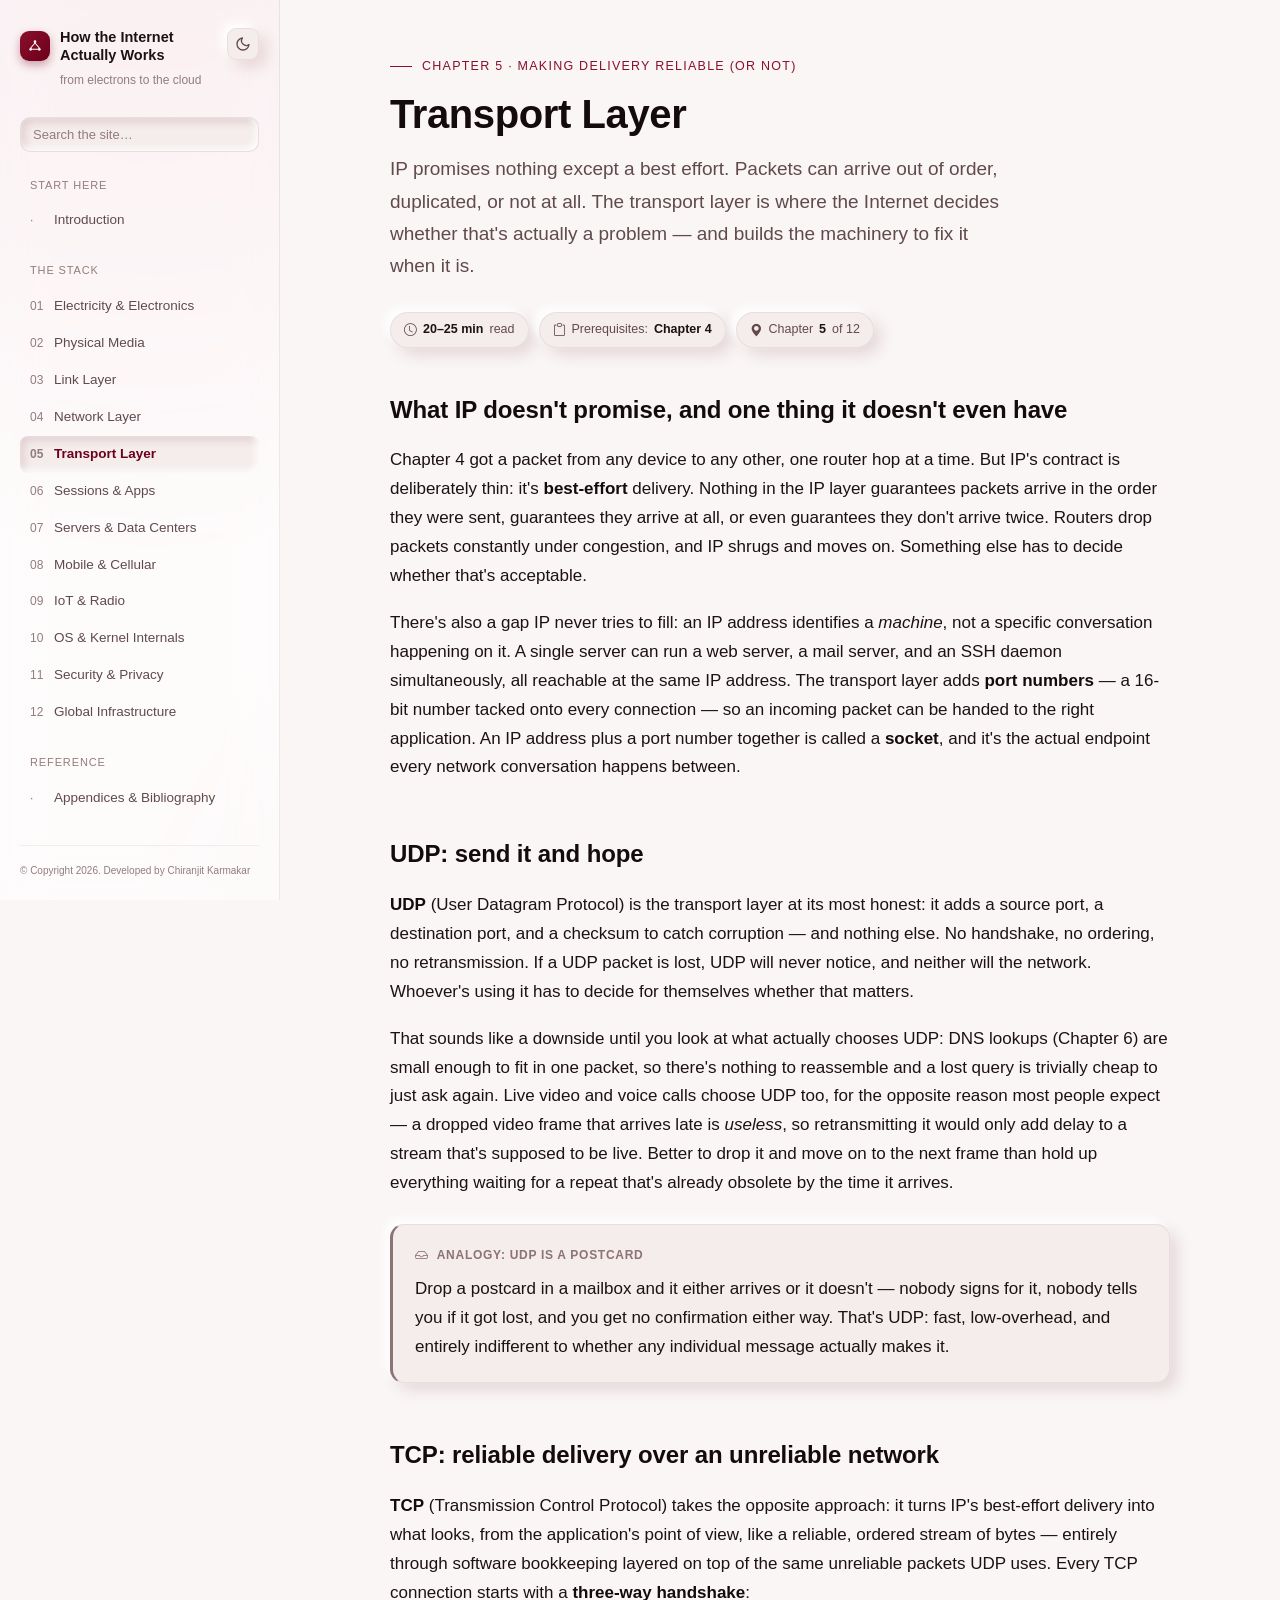
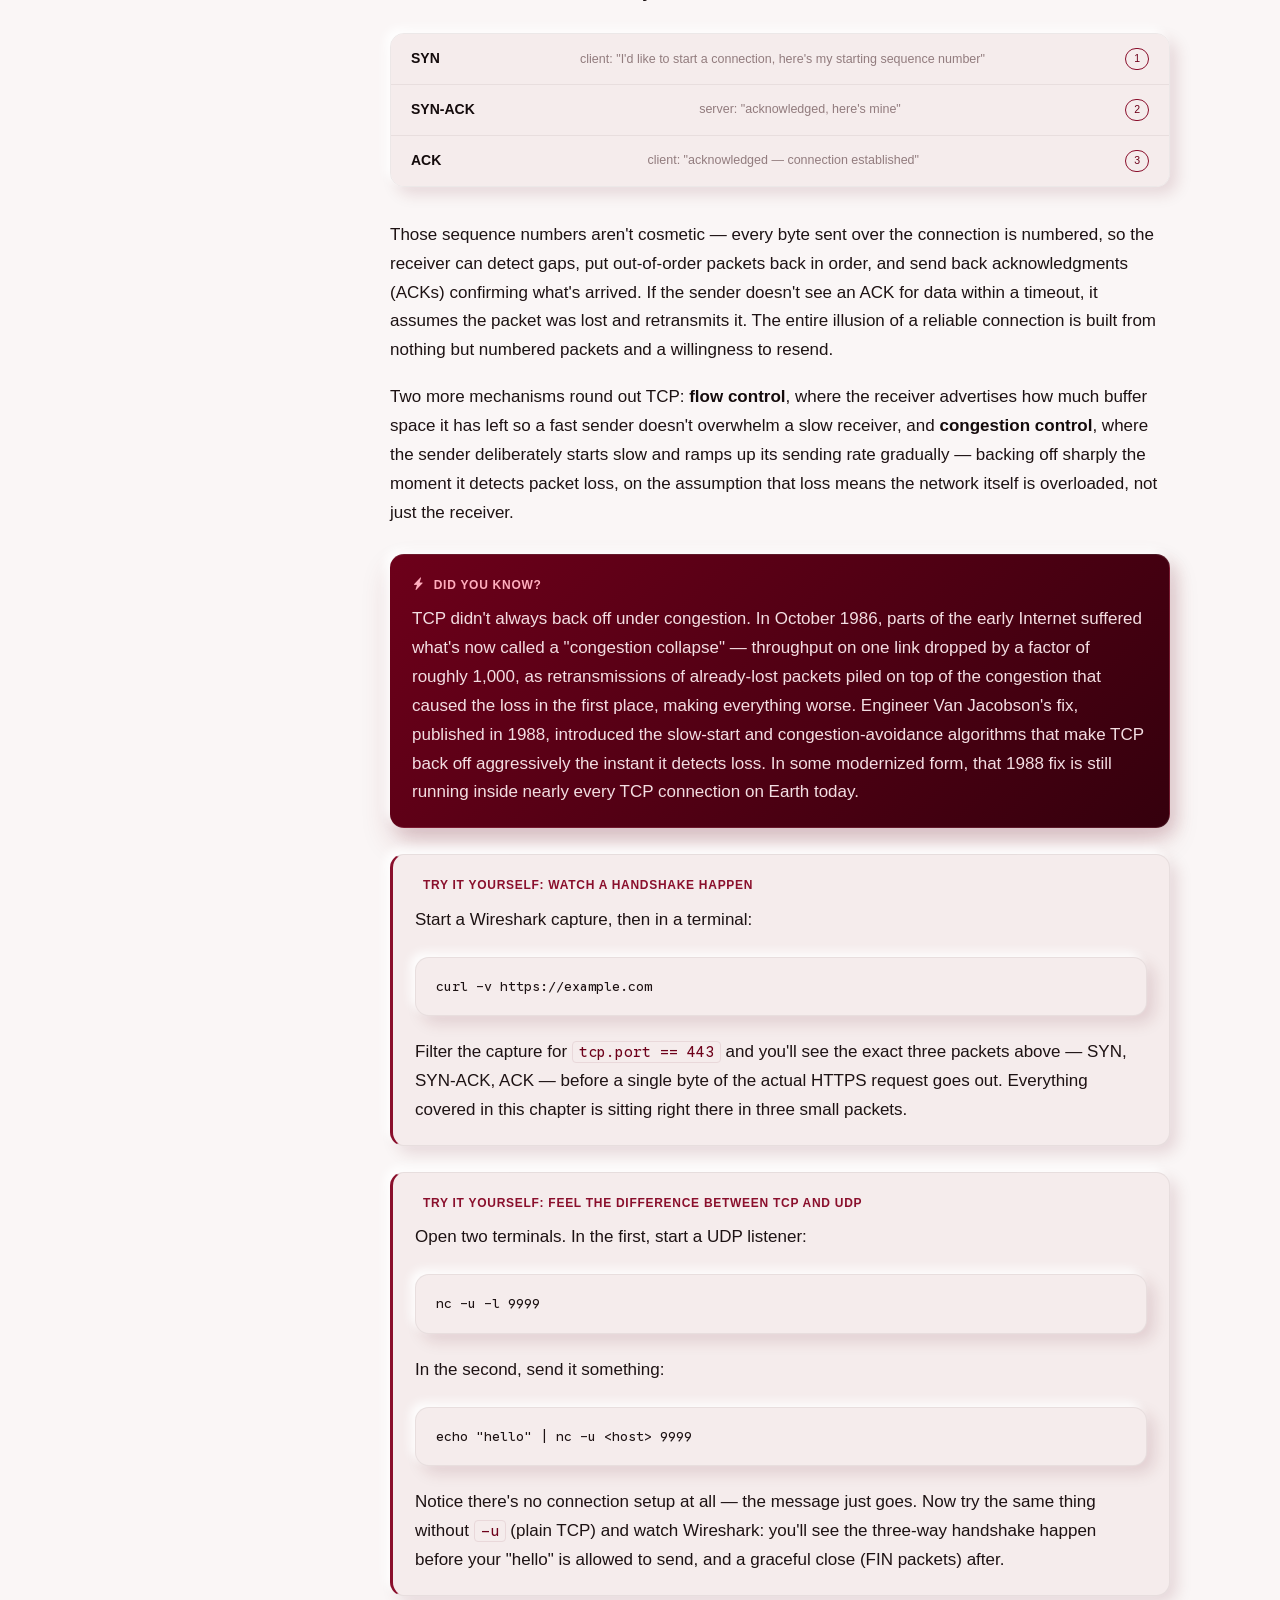
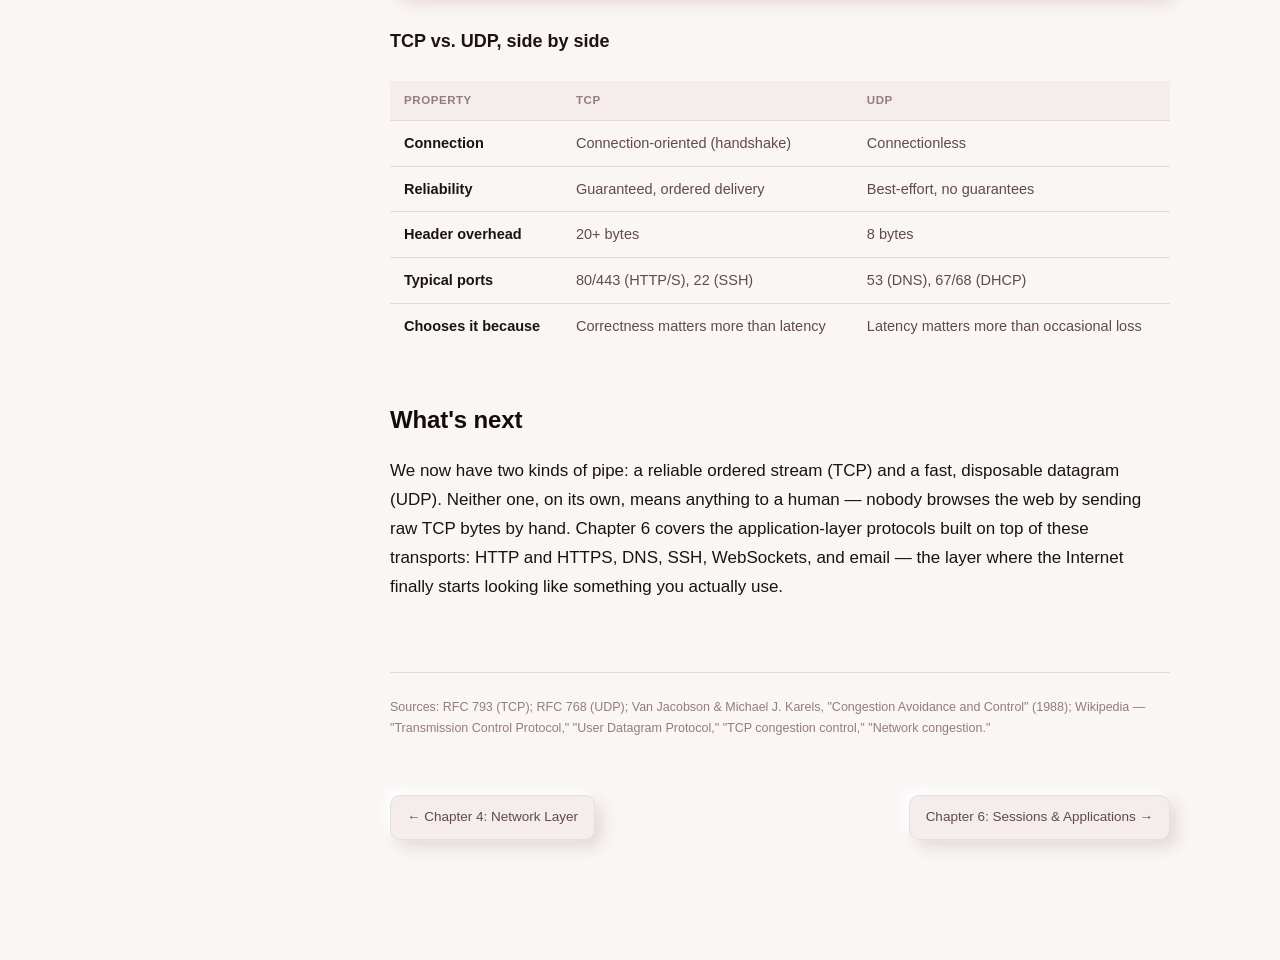
<file: 05-transport-layer.html>
<!DOCTYPE html>
<html lang="en">
<head>
<meta charset="UTF-8">
<meta name="viewport" content="width=device-width, initial-scale=1.0">
<title>Chapter 5: Transport Layer — How the Internet Actually Works</title>
<link rel="icon" type="image/svg+xml" href="assets/favicon.svg?v=2">
<link rel="stylesheet" href="https://cdn.jsdelivr.net/npm/bootstrap-icons@1.13.1/font/bootstrap-icons.min.css">
<link rel="preconnect" href="https://fonts.googleapis.com">
<link rel="preconnect" href="https://fonts.gstatic.com" crossorigin>
<link href="https://fonts.googleapis.com/css2?family=Google+Sans:wght@400;600;700&family=Google+Sans+Code:wght@400;500&display=swap" rel="stylesheet">
<link rel="stylesheet" href="assets/style.css?v=2">
<script src="assets/theme-init.js?v=2"></script>
</head>
<body>
<div class="shell">

  <!-- Mobile-only top bar -->
  <div class="topbar">
    <span class="mark"><svg viewBox="0 0 24 24" fill="none"><circle cx="12" cy="5.5" r="2" fill="white"/><circle cx="5.5" cy="17" r="2" fill="white"/><circle cx="18.5" cy="17" r="2" fill="white"/><path d="M12 7.5 5.5 15M12 7.5 18.5 15M5.5 17H18.5" stroke="white" stroke-width="1.6" stroke-linecap="round"/></svg></span>
    <span class="name">How the Internet Actually Works</span>
    <button class="theme-toggle" aria-label="Toggle color theme" title="Toggle color theme"><svg class="icon-sun" viewBox="0 0 24 24" fill="none" stroke="currentColor" stroke-width="2" stroke-linecap="round" stroke-linejoin="round"><circle cx="12" cy="12" r="4"/><path d="M12 2v2M12 20v2M4.93 4.93l1.41 1.41M17.66 17.66l1.41 1.41M2 12h2M20 12h2M6.34 17.66l-1.41 1.41M19.07 4.93l-1.41 1.41"/></svg><svg class="icon-moon" viewBox="0 0 24 24" fill="none" stroke="currentColor" stroke-width="2" stroke-linecap="round" stroke-linejoin="round"><path d="M21 12.79A9 9 0 1 1 11.21 3 7 7 0 0 0 21 12.79z"/></svg></button>
    <button class="nav-toggle" aria-label="Toggle navigation"><span class="bar"></span></button>
  </div>
  <div class="sidebar-overlay"></div>

  <!-- Sidebar -->
  <nav class="sidebar">
    <a href="index.html" class="sidebar-brand">
      <span class="mark"><svg viewBox="0 0 24 24" fill="none"><circle cx="12" cy="5.5" r="2" fill="white"/><circle cx="5.5" cy="17" r="2" fill="white"/><circle cx="18.5" cy="17" r="2" fill="white"/><path d="M12 7.5 5.5 15M12 7.5 18.5 15M5.5 17H18.5" stroke="white" stroke-width="1.6" stroke-linecap="round"/></svg></span>
      <span class="name">How the Internet<br>Actually Works</span>
    </a>
    <button class="theme-toggle" aria-label="Toggle color theme" title="Toggle color theme"><svg class="icon-sun" viewBox="0 0 24 24" fill="none" stroke="currentColor" stroke-width="2" stroke-linecap="round" stroke-linejoin="round"><circle cx="12" cy="12" r="4"/><path d="M12 2v2M12 20v2M4.93 4.93l1.41 1.41M17.66 17.66l1.41 1.41M2 12h2M20 12h2M6.34 17.66l-1.41 1.41M19.07 4.93l-1.41 1.41"/></svg><svg class="icon-moon" viewBox="0 0 24 24" fill="none" stroke="currentColor" stroke-width="2" stroke-linecap="round" stroke-linejoin="round"><path d="M21 12.79A9 9 0 1 1 11.21 3 7 7 0 0 0 21 12.79z"/></svg></button>
    <p class="sidebar-tagline">from electrons to the cloud</p>
    <div class="search-box"><label for="site-search" class="sr-only">Search the site</label><input type="text" id="site-search" name="q" class="search-input" placeholder="Search the site…" autocomplete="off" spellcheck="false"><div class="search-results"></div></div>

    <div class="nav-group">
      <p class="nav-group-label">Start Here</p>
      <ul class="nav-list">
        <li><a href="index.html"><span class="num">·</span> Introduction</a></li>
      </ul>
    </div>

    <div class="nav-group">
      <p class="nav-group-label">The Stack</p>
      <ul class="nav-list">
        <li><a href="01-electricity-electronics.html"><span class="num">01</span> Electricity &amp; Electronics</a></li>
        <li><a href="02-physical-media.html"><span class="num">02</span> Physical Media</a></li>
        <li><a href="03-link-layer.html"><span class="num">03</span> Link Layer</a></li>
        <li><a href="04-network-layer.html"><span class="num">04</span> Network Layer</a></li>
        <li><a href="05-transport-layer.html" class="active"><span class="num">05</span> Transport Layer</a></li>
        <li><a href="06-sessions-applications.html"><span class="num">06</span> Sessions &amp; Apps</a></li>
        <li><a href="07-servers-data-centers.html"><span class="num">07</span> Servers &amp; Data Centers</a></li>
        <li><a href="08-mobile-cellular.html"><span class="num">08</span> Mobile &amp; Cellular</a></li>
        <li><a href="09-iot-radio.html"><span class="num">09</span> IoT &amp; Radio</a></li>
        <li><a href="10-os-kernel-internals.html"><span class="num">10</span> OS &amp; Kernel Internals</a></li>
        <li><a href="11-security-privacy.html"><span class="num">11</span> Security &amp; Privacy</a></li>
        <li><a href="12-global-infrastructure.html"><span class="num">12</span> Global Infrastructure</a></li>
      </ul>
    </div>

    <div class="nav-group">
      <p class="nav-group-label">Reference</p>
      <ul class="nav-list">
        <li><a href="appendices.html"><span class="num">·</span> Appendices &amp; Bibliography</a></li>
      </ul>
    </div>
    <p class="sidebar-copyright">© Copyright 2026. Developed by Chiranjit Karmakar</p>
  </nav>

  <!-- Main -->
  <main class="main">
    <div class="content">

      <p class="eyebrow">Chapter 5 · Making Delivery Reliable (Or Not)</p>
      <h1 class="page-title">Transport Layer</h1>
      <p class="dek">
        IP promises nothing except a best effort. Packets can arrive out of
        order, duplicated, or not at all. The transport layer is where the
        Internet decides whether that's actually a problem — and builds the
        machinery to fix it when it is.
      </p>

      <div class="meta-row">
        <span class="meta-chip"><i class="bi bi-clock"></i> <b>20–25 min</b> read</span>
        <span class="meta-chip"><i class="bi bi-clipboard"></i> Prerequisites: <b>Chapter 4</b></span>
        <span class="meta-chip"><i class="bi bi-geo-alt-fill"></i> Chapter <b>5</b> of 12</span>
      </div>

      <h2>What IP doesn't promise, and one thing it doesn't even have</h2>
      <p>
        Chapter 4 got a packet from any device to any other, one router hop at a
        time. But IP's contract is deliberately thin: it's <strong>best-effort</strong>
        delivery. Nothing in the IP layer guarantees packets arrive in the order
        they were sent, guarantees they arrive at all, or even guarantees they
        don't arrive twice. Routers drop packets constantly under congestion, and
        IP shrugs and moves on. Something else has to decide whether that's
        acceptable.
      </p>
      <p>
        There's also a gap IP never tries to fill: an IP address identifies a
        <em>machine</em>, not a specific conversation happening on it. A single
        server can run a web server, a mail server, and an SSH daemon
        simultaneously, all reachable at the same IP address. The transport
        layer adds <strong>port numbers</strong> — a 16-bit number tacked onto
        every connection — so an incoming packet can be handed to the right
        application. An IP address plus a port number together is called a
        <strong>socket</strong>, and it's the actual endpoint every network
        conversation happens between.
      </p>

      <h2>UDP: send it and hope</h2>
      <p>
        <strong>UDP</strong> (User Datagram Protocol) is the transport layer at
        its most honest: it adds a source port, a destination port, and a
        checksum to catch corruption — and nothing else. No handshake, no
        ordering, no retransmission. If a UDP packet is lost, UDP will never
        notice, and neither will the network. Whoever's using it has to decide
        for themselves whether that matters.
      </p>
      <p>
        That sounds like a downside until you look at what actually chooses UDP:
        DNS lookups (Chapter 6) are small enough to fit in one packet, so there's
        nothing to reassemble and a lost query is trivially cheap to just ask
        again. Live video and voice calls choose UDP too, for the opposite
        reason most people expect — a dropped video frame that arrives late is
        <em>useless</em>, so retransmitting it would only add delay to a stream
        that's supposed to be live. Better to drop it and move on to the next
        frame than hold up everything waiting for a repeat that's already
        obsolete by the time it arrives.
      </p>

      <div class="box analogy">
        <div class="box-label"><i class="bi bi-inbox"></i> Analogy: UDP is a postcard</div>
        <p>
          Drop a postcard in a mailbox and it either arrives or it doesn't —
          nobody signs for it, nobody tells you if it got lost, and you get no
          confirmation either way. That's UDP: fast, low-overhead, and entirely
          indifferent to whether any individual message actually makes it.
        </p>
      </div>

      <h2>TCP: reliable delivery over an unreliable network</h2>
      <p>
        <strong>TCP</strong> (Transmission Control Protocol) takes the opposite
        approach: it turns IP's best-effort delivery into what looks, from the
        application's point of view, like a reliable, ordered stream of bytes —
        entirely through software bookkeeping layered on top of the same
        unreliable packets UDP uses. Every TCP connection starts with a
        <strong>three-way handshake</strong>:
      </p>
      <ul class="stack">
        <li><span class="layer-name">SYN</span><span class="layer-desc">client: "I'd like to start a connection, here's my starting sequence number"</span><span class="layer-tag">1</span></li>
        <li><span class="layer-name">SYN-ACK</span><span class="layer-desc">server: "acknowledged, here's mine"</span><span class="layer-tag">2</span></li>
        <li><span class="layer-name">ACK</span><span class="layer-desc">client: "acknowledged — connection established"</span><span class="layer-tag">3</span></li>
      </ul>
      <p>
        Those sequence numbers aren't cosmetic — every byte sent over the
        connection is numbered, so the receiver can detect gaps, put
        out-of-order packets back in order, and send back acknowledgments (ACKs)
        confirming what's arrived. If the sender doesn't see an ACK for data
        within a timeout, it assumes the packet was lost and retransmits it. The
        entire illusion of a reliable connection is built from nothing but
        numbered packets and a willingness to resend.
      </p>
      <p>
        Two more mechanisms round out TCP: <strong>flow control</strong>, where
        the receiver advertises how much buffer space it has left so a fast
        sender doesn't overwhelm a slow receiver, and <strong>congestion
        control</strong>, where the sender deliberately starts slow and ramps up
        its sending rate gradually — backing off sharply the moment it detects
        packet loss, on the assumption that loss means the network itself is
        overloaded, not just the receiver.
      </p>

      <div class="box fact">
        <div class="box-label"><i class="bi bi-lightning-charge-fill"></i> Did you know?</div>
        <p>
          TCP didn't always back off under congestion. In October 1986, parts of
          the early Internet suffered what's now called a "congestion collapse"
          — throughput on one link dropped by a factor of roughly 1,000, as
          retransmissions of already-lost packets piled on top of the congestion
          that caused the loss in the first place, making everything worse.
          Engineer Van Jacobson's fix, published in 1988, introduced the
          slow-start and congestion-avoidance algorithms that make TCP back off
          aggressively the instant it detects loss. In some modernized form,
          that 1988 fix is still running inside nearly every TCP connection on
          Earth today.
        </p>
      </div>

      <div class="box lab">
        <div class="box-label"><i class="bi bi-flask-fill"></i> Try it yourself: watch a handshake happen</div>
        <p>Start a Wireshark capture, then in a terminal:</p>
        <pre><code>curl -v https://example.com</code></pre>
        <p>
          Filter the capture for <code>tcp.port == 443</code> and you'll see the
          exact three packets above — SYN, SYN-ACK, ACK — before a single byte
          of the actual HTTPS request goes out. Everything covered in this
          chapter is sitting right there in three small packets.
        </p>
      </div>

      <div class="box lab">
        <div class="box-label"><i class="bi bi-flask-fill"></i> Try it yourself: feel the difference between TCP and UDP</div>
        <p>Open two terminals. In the first, start a UDP listener:</p>
        <pre><code>nc -u -l 9999</code></pre>
        <p>In the second, send it something:</p>
        <pre><code>echo "hello" | nc -u &lt;host&gt; 9999</code></pre>
        <p>
          Notice there's no connection setup at all — the message just goes.
          Now try the same thing without <code>-u</code> (plain TCP) and watch
          Wireshark: you'll see the three-way handshake happen before your
          "hello" is allowed to send, and a graceful close (FIN packets) after.
        </p>
      </div>

      <h3>TCP vs. UDP, side by side</h3>
      <table>
        <thead>
          <tr><th>Property</th><th>TCP</th><th>UDP</th></tr>
        </thead>
        <tbody>
          <tr><td>Connection</td><td>Connection-oriented (handshake)</td><td>Connectionless</td></tr>
          <tr><td>Reliability</td><td>Guaranteed, ordered delivery</td><td>Best-effort, no guarantees</td></tr>
          <tr><td>Header overhead</td><td>20+ bytes</td><td>8 bytes</td></tr>
          <tr><td>Typical ports</td><td>80/443 (HTTP/S), 22 (SSH)</td><td>53 (DNS), 67/68 (DHCP)</td></tr>
          <tr><td>Chooses it because</td><td>Correctness matters more than latency</td><td>Latency matters more than occasional loss</td></tr>
        </tbody>
      </table>

      <h2>What's next</h2>
      <p>
        We now have two kinds of pipe: a reliable ordered stream (TCP) and a
        fast, disposable datagram (UDP). Neither one, on its own, means
        anything to a human — nobody browses the web by sending raw TCP bytes
        by hand. Chapter 6 covers the application-layer protocols built on top
        of these transports: HTTP and HTTPS, DNS, SSH, WebSockets, and email —
        the layer where the Internet finally starts looking like something you
        actually use.
      </p>

      <footer class="site-footer">
        Sources: RFC 793 (TCP); RFC 768 (UDP); Van Jacobson &amp; Michael J.
        Karels, "Congestion Avoidance and Control" (1988); Wikipedia —
        "Transmission Control Protocol," "User Datagram Protocol," "TCP
        congestion control," "Network congestion."
      </footer>

      <div class="pager">
        <a href="04-network-layer.html">← Chapter 4: Network Layer</a>
        <a href="06-sessions-applications.html">Chapter 6: Sessions &amp; Applications →</a>
      </div>

    </div>
  </main>
</div>
<div class="reading-progress" aria-hidden="true">
  <svg viewBox="0 0 44 44">
    <circle class="rp-track" cx="22" cy="22" r="19"></circle>
    <circle class="rp-fill" cx="22" cy="22" r="19"></circle>
  </svg>
  <span class="rp-percent">0%</span>
</div>
<script src="assets/nav.js?v=2"></script>
<script src="assets/search-data.js?v=2"></script>
<script src="assets/search.js?v=2"></script>
</body>
</html>
</file>
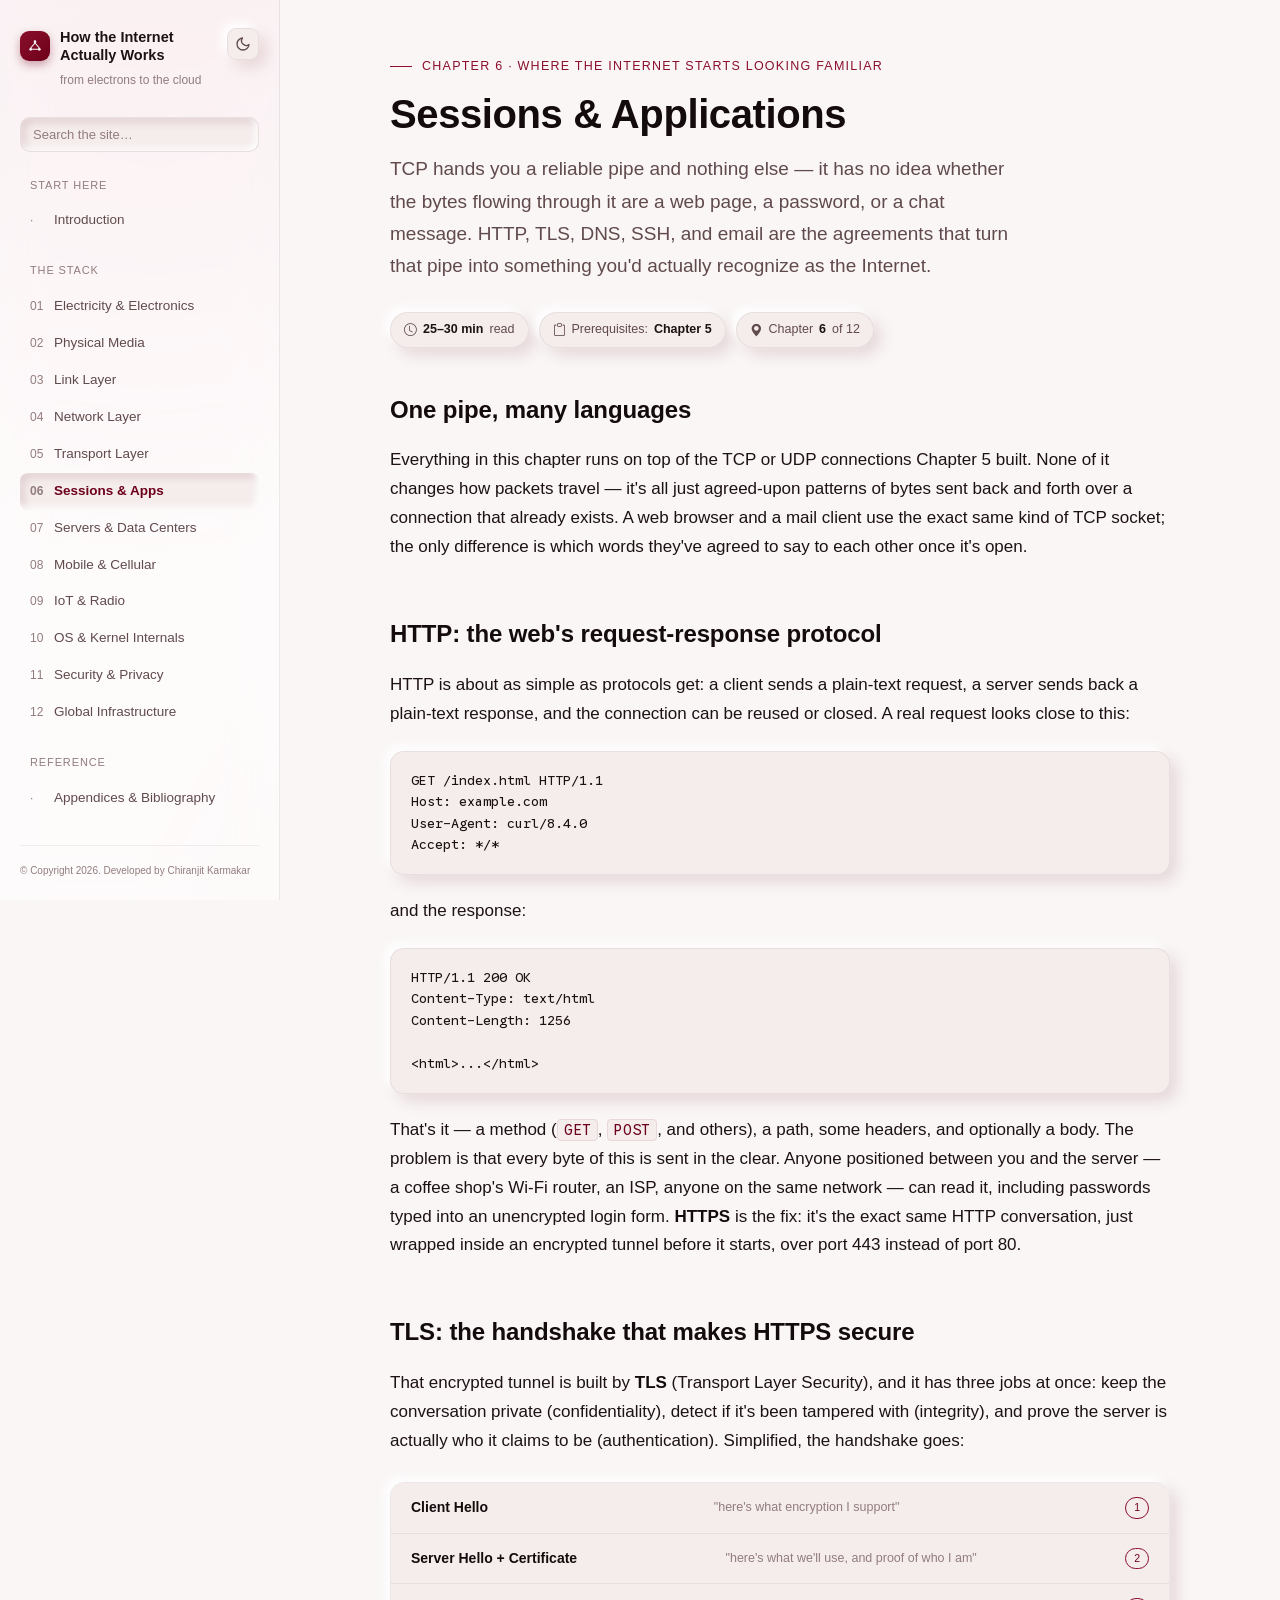
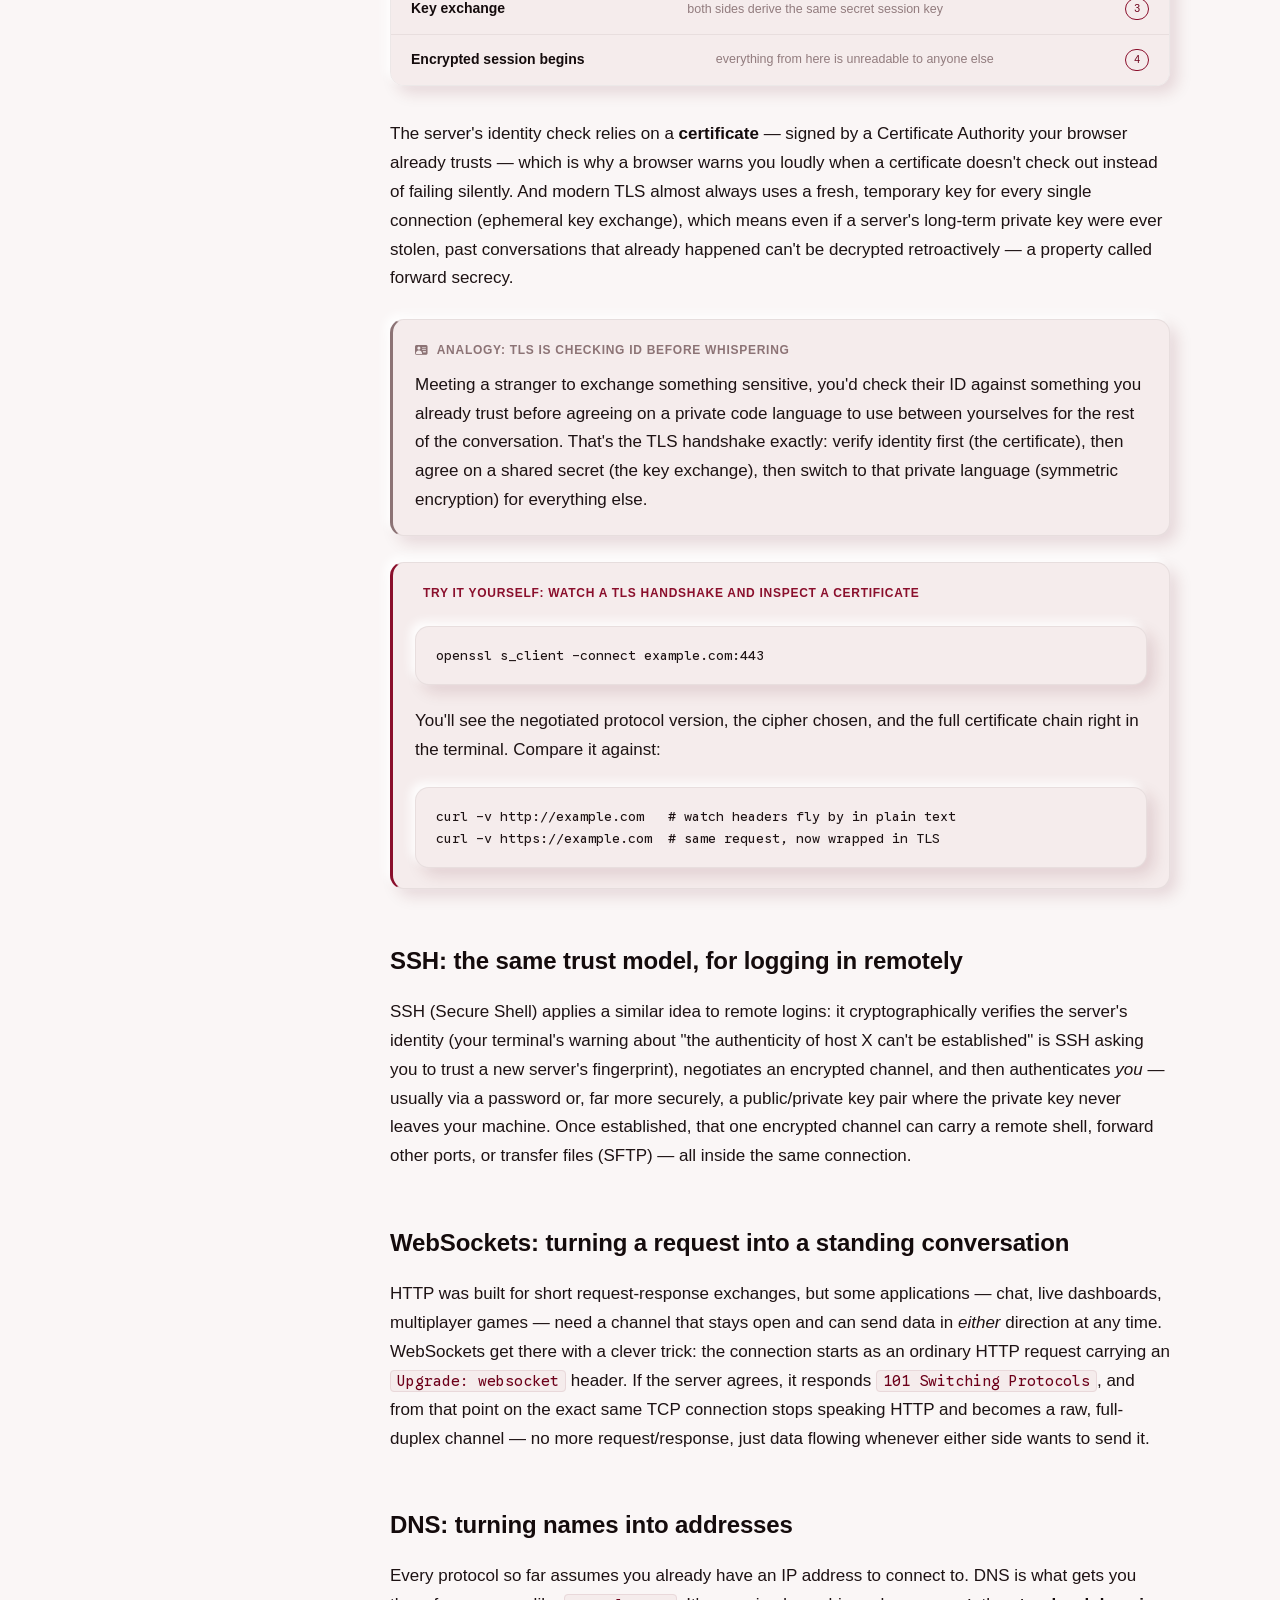
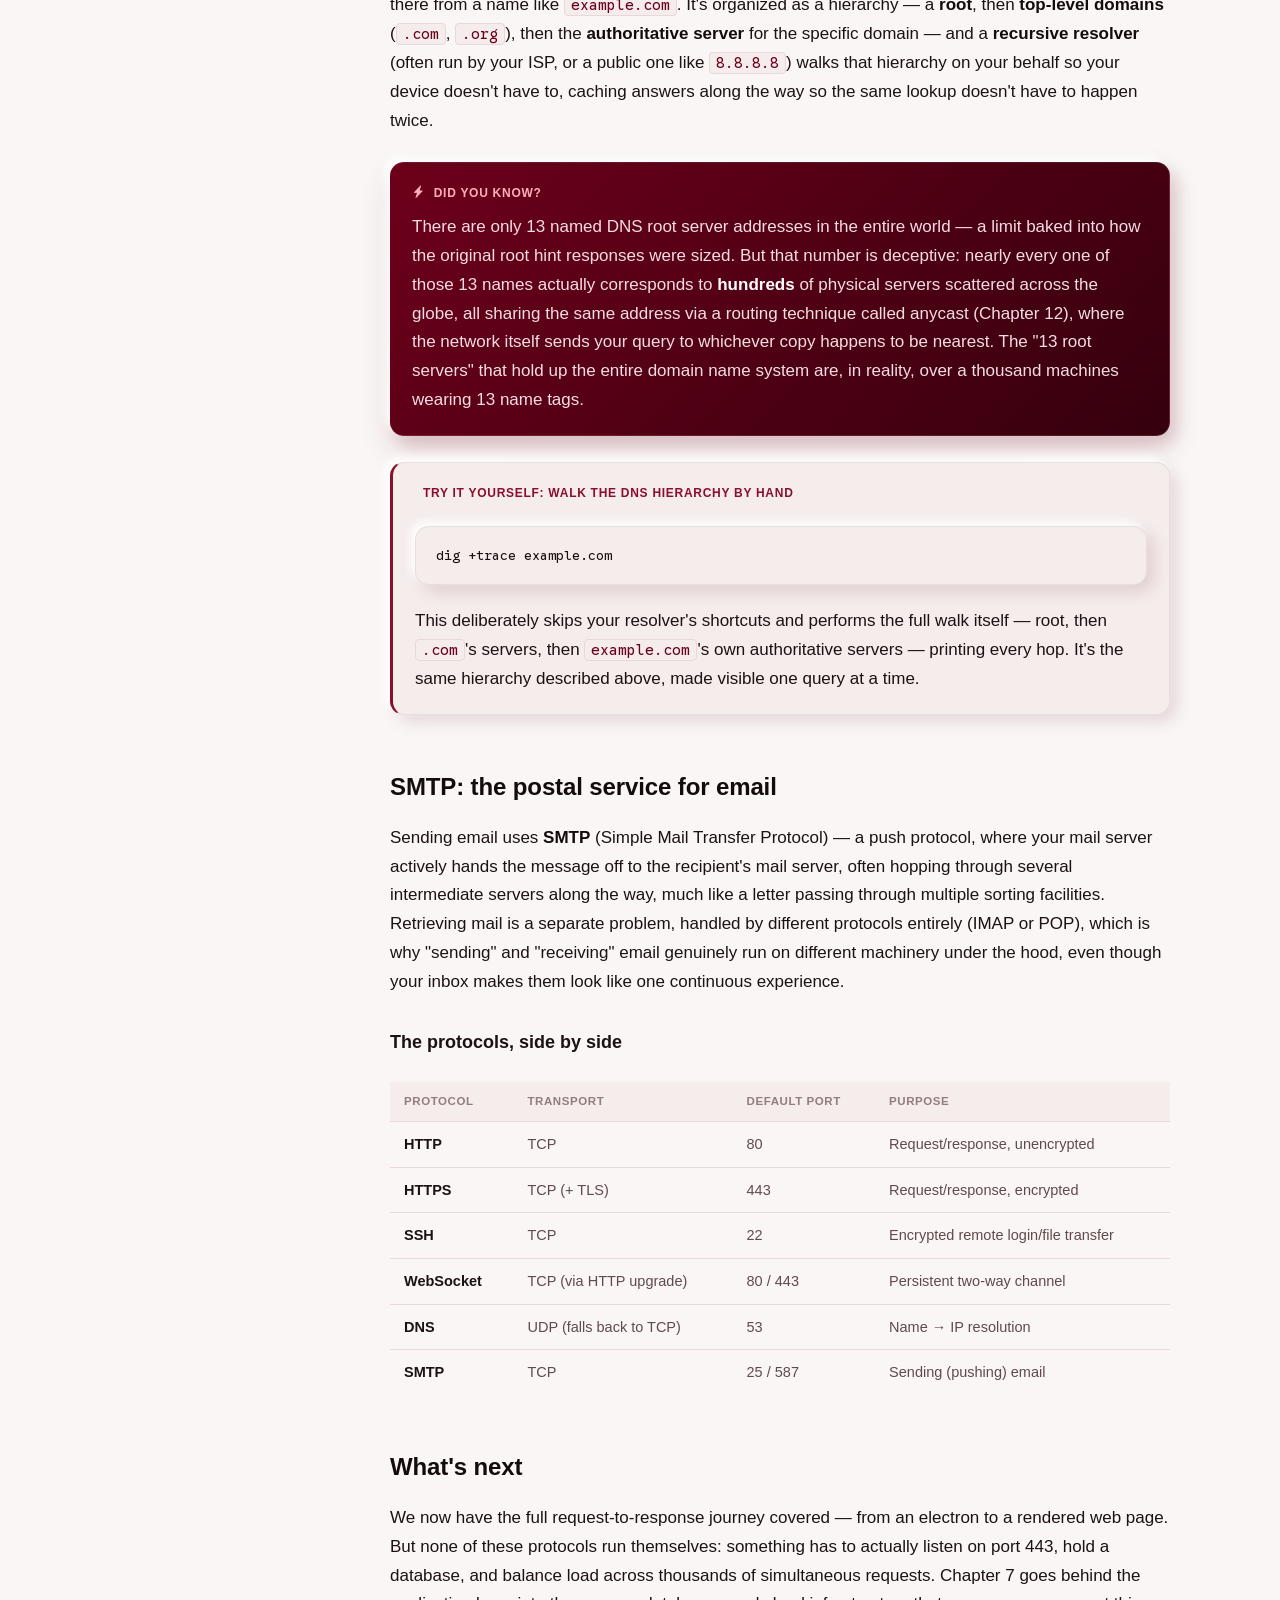
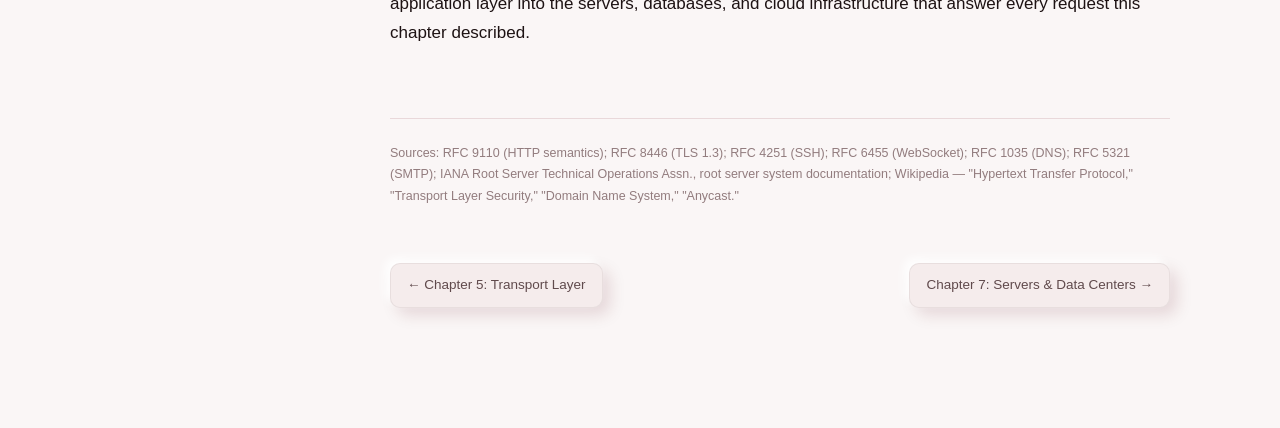
<file: 06-sessions-applications.html>
<!DOCTYPE html>
<html lang="en">
<head>
<meta charset="UTF-8">
<meta name="viewport" content="width=device-width, initial-scale=1.0">
<title>Chapter 6: Sessions &amp; Applications — How the Internet Actually Works</title>
<link rel="icon" type="image/svg+xml" href="assets/favicon.svg?v=2">
<link rel="stylesheet" href="https://cdn.jsdelivr.net/npm/bootstrap-icons@1.13.1/font/bootstrap-icons.min.css">
<link rel="preconnect" href="https://fonts.googleapis.com">
<link rel="preconnect" href="https://fonts.gstatic.com" crossorigin>
<link href="https://fonts.googleapis.com/css2?family=Google+Sans:wght@400;600;700&family=Google+Sans+Code:wght@400;500&display=swap" rel="stylesheet">
<link rel="stylesheet" href="assets/style.css?v=2">
<script src="assets/theme-init.js?v=2"></script>
</head>
<body>
<div class="shell">

  <!-- Mobile-only top bar -->
  <div class="topbar">
    <span class="mark"><svg viewBox="0 0 24 24" fill="none"><circle cx="12" cy="5.5" r="2" fill="white"/><circle cx="5.5" cy="17" r="2" fill="white"/><circle cx="18.5" cy="17" r="2" fill="white"/><path d="M12 7.5 5.5 15M12 7.5 18.5 15M5.5 17H18.5" stroke="white" stroke-width="1.6" stroke-linecap="round"/></svg></span>
    <span class="name">How the Internet Actually Works</span>
    <button class="theme-toggle" aria-label="Toggle color theme" title="Toggle color theme"><svg class="icon-sun" viewBox="0 0 24 24" fill="none" stroke="currentColor" stroke-width="2" stroke-linecap="round" stroke-linejoin="round"><circle cx="12" cy="12" r="4"/><path d="M12 2v2M12 20v2M4.93 4.93l1.41 1.41M17.66 17.66l1.41 1.41M2 12h2M20 12h2M6.34 17.66l-1.41 1.41M19.07 4.93l-1.41 1.41"/></svg><svg class="icon-moon" viewBox="0 0 24 24" fill="none" stroke="currentColor" stroke-width="2" stroke-linecap="round" stroke-linejoin="round"><path d="M21 12.79A9 9 0 1 1 11.21 3 7 7 0 0 0 21 12.79z"/></svg></button>
    <button class="nav-toggle" aria-label="Toggle navigation"><span class="bar"></span></button>
  </div>
  <div class="sidebar-overlay"></div>

  <!-- Sidebar -->
  <nav class="sidebar">
    <a href="index.html" class="sidebar-brand">
      <span class="mark"><svg viewBox="0 0 24 24" fill="none"><circle cx="12" cy="5.5" r="2" fill="white"/><circle cx="5.5" cy="17" r="2" fill="white"/><circle cx="18.5" cy="17" r="2" fill="white"/><path d="M12 7.5 5.5 15M12 7.5 18.5 15M5.5 17H18.5" stroke="white" stroke-width="1.6" stroke-linecap="round"/></svg></span>
      <span class="name">How the Internet<br>Actually Works</span>
    </a>
    <button class="theme-toggle" aria-label="Toggle color theme" title="Toggle color theme"><svg class="icon-sun" viewBox="0 0 24 24" fill="none" stroke="currentColor" stroke-width="2" stroke-linecap="round" stroke-linejoin="round"><circle cx="12" cy="12" r="4"/><path d="M12 2v2M12 20v2M4.93 4.93l1.41 1.41M17.66 17.66l1.41 1.41M2 12h2M20 12h2M6.34 17.66l-1.41 1.41M19.07 4.93l-1.41 1.41"/></svg><svg class="icon-moon" viewBox="0 0 24 24" fill="none" stroke="currentColor" stroke-width="2" stroke-linecap="round" stroke-linejoin="round"><path d="M21 12.79A9 9 0 1 1 11.21 3 7 7 0 0 0 21 12.79z"/></svg></button>
    <p class="sidebar-tagline">from electrons to the cloud</p>
    <div class="search-box"><label for="site-search" class="sr-only">Search the site</label><input type="text" id="site-search" name="q" class="search-input" placeholder="Search the site…" autocomplete="off" spellcheck="false"><div class="search-results"></div></div>

    <div class="nav-group">
      <p class="nav-group-label">Start Here</p>
      <ul class="nav-list">
        <li><a href="index.html"><span class="num">·</span> Introduction</a></li>
      </ul>
    </div>

    <div class="nav-group">
      <p class="nav-group-label">The Stack</p>
      <ul class="nav-list">
        <li><a href="01-electricity-electronics.html"><span class="num">01</span> Electricity &amp; Electronics</a></li>
        <li><a href="02-physical-media.html"><span class="num">02</span> Physical Media</a></li>
        <li><a href="03-link-layer.html"><span class="num">03</span> Link Layer</a></li>
        <li><a href="04-network-layer.html"><span class="num">04</span> Network Layer</a></li>
        <li><a href="05-transport-layer.html"><span class="num">05</span> Transport Layer</a></li>
        <li><a href="06-sessions-applications.html" class="active"><span class="num">06</span> Sessions &amp; Apps</a></li>
        <li><a href="07-servers-data-centers.html"><span class="num">07</span> Servers &amp; Data Centers</a></li>
        <li><a href="08-mobile-cellular.html"><span class="num">08</span> Mobile &amp; Cellular</a></li>
        <li><a href="09-iot-radio.html"><span class="num">09</span> IoT &amp; Radio</a></li>
        <li><a href="10-os-kernel-internals.html"><span class="num">10</span> OS &amp; Kernel Internals</a></li>
        <li><a href="11-security-privacy.html"><span class="num">11</span> Security &amp; Privacy</a></li>
        <li><a href="12-global-infrastructure.html"><span class="num">12</span> Global Infrastructure</a></li>
      </ul>
    </div>

    <div class="nav-group">
      <p class="nav-group-label">Reference</p>
      <ul class="nav-list">
        <li><a href="appendices.html"><span class="num">·</span> Appendices &amp; Bibliography</a></li>
      </ul>
    </div>
    <p class="sidebar-copyright">© Copyright 2026. Developed by Chiranjit Karmakar</p>
  </nav>

  <!-- Main -->
  <main class="main">
    <div class="content">

      <p class="eyebrow">Chapter 6 · Where the Internet Starts Looking Familiar</p>
      <h1 class="page-title">Sessions &amp; Applications</h1>
      <p class="dek">
        TCP hands you a reliable pipe and nothing else — it has no idea whether
        the bytes flowing through it are a web page, a password, or a chat
        message. HTTP, TLS, DNS, SSH, and email are the agreements that turn
        that pipe into something you'd actually recognize as the Internet.
      </p>

      <div class="meta-row">
        <span class="meta-chip"><i class="bi bi-clock"></i> <b>25–30 min</b> read</span>
        <span class="meta-chip"><i class="bi bi-clipboard"></i> Prerequisites: <b>Chapter 5</b></span>
        <span class="meta-chip"><i class="bi bi-geo-alt-fill"></i> Chapter <b>6</b> of 12</span>
      </div>

      <h2>One pipe, many languages</h2>
      <p>
        Everything in this chapter runs on top of the TCP or UDP connections
        Chapter 5 built. None of it changes how packets travel — it's all just
        agreed-upon patterns of bytes sent back and forth over a connection that
        already exists. A web browser and a mail client use the exact same kind
        of TCP socket; the only difference is which words they've agreed to say
        to each other once it's open.
      </p>

      <h2>HTTP: the web's request-response protocol</h2>
      <p>
        HTTP is about as simple as protocols get: a client sends a plain-text
        request, a server sends back a plain-text response, and the connection
        can be reused or closed. A real request looks close to this:
      </p>
      <pre><code>GET /index.html HTTP/1.1
Host: example.com
User-Agent: curl/8.4.0
Accept: */*</code></pre>
      <p>and the response:</p>
      <pre><code>HTTP/1.1 200 OK
Content-Type: text/html
Content-Length: 1256

&lt;html&gt;...&lt;/html&gt;</code></pre>
      <p>
        That's it — a method (<code>GET</code>, <code>POST</code>, and others),
        a path, some headers, and optionally a body. The problem is that every
        byte of this is sent in the clear. Anyone positioned between you and the
        server — a coffee shop's Wi-Fi router, an ISP, anyone on the same
        network — can read it, including passwords typed into an unencrypted
        login form. <strong>HTTPS</strong> is the fix: it's the exact same HTTP
        conversation, just wrapped inside an encrypted tunnel before it starts,
        over port 443 instead of port 80.
      </p>

      <h2>TLS: the handshake that makes HTTPS secure</h2>
      <p>
        That encrypted tunnel is built by <strong>TLS</strong> (Transport Layer
        Security), and it has three jobs at once: keep the conversation private
        (confidentiality), detect if it's been tampered with (integrity), and
        prove the server is actually who it claims to be (authentication).
        Simplified, the handshake goes:
      </p>
      <ul class="stack">
        <li><span class="layer-name">Client Hello</span><span class="layer-desc">"here's what encryption I support"</span><span class="layer-tag">1</span></li>
        <li><span class="layer-name">Server Hello + Certificate</span><span class="layer-desc">"here's what we'll use, and proof of who I am"</span><span class="layer-tag">2</span></li>
        <li><span class="layer-name">Key exchange</span><span class="layer-desc">both sides derive the same secret session key</span><span class="layer-tag">3</span></li>
        <li><span class="layer-name">Encrypted session begins</span><span class="layer-desc">everything from here is unreadable to anyone else</span><span class="layer-tag">4</span></li>
      </ul>
      <p>
        The server's identity check relies on a <strong>certificate</strong> —
        signed by a Certificate Authority your browser already trusts — which is
        why a browser warns you loudly when a certificate doesn't check out
        instead of failing silently. And modern TLS almost always uses a fresh,
        temporary key for every single connection (ephemeral key exchange), which
        means even if a server's long-term private key were ever stolen, past
        conversations that already happened can't be decrypted retroactively —
        a property called forward secrecy.
      </p>

      <div class="box analogy">
        <div class="box-label"><i class="bi bi-person-vcard-fill"></i> Analogy: TLS is checking ID before whispering</div>
        <p>
          Meeting a stranger to exchange something sensitive, you'd check their
          ID against something you already trust before agreeing on a private
          code language to use between yourselves for the rest of the
          conversation. That's the TLS handshake exactly: verify identity first
          (the certificate), then agree on a shared secret (the key exchange),
          then switch to that private language (symmetric encryption) for
          everything else.
        </p>
      </div>

      <div class="box lab">
        <div class="box-label"><i class="bi bi-flask-fill"></i> Try it yourself: watch a TLS handshake and inspect a certificate</div>
        <pre><code>openssl s_client -connect example.com:443</code></pre>
        <p>
          You'll see the negotiated protocol version, the cipher chosen, and
          the full certificate chain right in the terminal. Compare it against:
        </p>
        <pre><code>curl -v http://example.com   # watch headers fly by in plain text
curl -v https://example.com  # same request, now wrapped in TLS</code></pre>
      </div>

      <h2>SSH: the same trust model, for logging in remotely</h2>
      <p>
        SSH (Secure Shell) applies a similar idea to remote logins: it
        cryptographically verifies the server's identity (your terminal's
        warning about "the authenticity of host X can't be established" is SSH
        asking you to trust a new server's fingerprint), negotiates an encrypted
        channel, and then authenticates <em>you</em> — usually via a password or,
        far more securely, a public/private key pair where the private key never
        leaves your machine. Once established, that one encrypted channel can
        carry a remote shell, forward other ports, or transfer files (SFTP) —
        all inside the same connection.
      </p>

      <h2>WebSockets: turning a request into a standing conversation</h2>
      <p>
        HTTP was built for short request-response exchanges, but some
        applications — chat, live dashboards, multiplayer games — need a
        channel that stays open and can send data in <em>either</em> direction
        at any time. WebSockets get there with a clever trick: the connection
        starts as an ordinary HTTP request carrying an <code>Upgrade:
        websocket</code> header. If the server agrees, it responds
        <code>101 Switching Protocols</code>, and from that point on the exact
        same TCP connection stops speaking HTTP and becomes a raw, full-duplex
        channel — no more request/response, just data flowing whenever either
        side wants to send it.
      </p>

      <h2>DNS: turning names into addresses</h2>
      <p>
        Every protocol so far assumes you already have an IP address to connect
        to. DNS is what gets you there from a name like <code>example.com</code>.
        It's organized as a hierarchy — a <strong>root</strong>, then
        <strong>top-level domains</strong> (<code>.com</code>, <code>.org</code>),
        then the <strong>authoritative server</strong> for the specific domain —
        and a <strong>recursive resolver</strong> (often run by your ISP, or a
        public one like <code>8.8.8.8</code>) walks that hierarchy on your
        behalf so your device doesn't have to, caching answers along the way so
        the same lookup doesn't have to happen twice.
      </p>

      <div class="box fact">
        <div class="box-label"><i class="bi bi-lightning-charge-fill"></i> Did you know?</div>
        <p>
          There are only 13 named DNS root server addresses in the entire
          world — a limit baked into how the original root hint responses were
          sized. But that number is deceptive: nearly every one of those 13
          names actually corresponds to <strong>hundreds</strong> of physical
          servers scattered across the globe, all sharing the same address via
          a routing technique called anycast (Chapter 12), where the network
          itself sends your query to whichever copy happens to be nearest. The
          "13 root servers" that hold up the entire domain name system are, in
          reality, over a thousand machines wearing 13 name tags.
        </p>
      </div>

      <div class="box lab">
        <div class="box-label"><i class="bi bi-flask-fill"></i> Try it yourself: walk the DNS hierarchy by hand</div>
        <pre><code>dig +trace example.com</code></pre>
        <p>
          This deliberately skips your resolver's shortcuts and performs the
          full walk itself — root, then <code>.com</code>'s servers, then
          <code>example.com</code>'s own authoritative servers — printing every
          hop. It's the same hierarchy described above, made visible one query
          at a time.
        </p>
      </div>

      <h2>SMTP: the postal service for email</h2>
      <p>
        Sending email uses <strong>SMTP</strong> (Simple Mail Transfer
        Protocol) — a push protocol, where your mail server actively hands the
        message off to the recipient's mail server, often hopping through
        several intermediate servers along the way, much like a letter passing
        through multiple sorting facilities. Retrieving mail is a separate
        problem, handled by different protocols entirely (IMAP or POP), which is
        why "sending" and "receiving" email genuinely run on different
        machinery under the hood, even though your inbox makes them look like
        one continuous experience.
      </p>

      <h3>The protocols, side by side</h3>
      <table>
        <thead>
          <tr><th>Protocol</th><th>Transport</th><th>Default port</th><th>Purpose</th></tr>
        </thead>
        <tbody>
          <tr><td>HTTP</td><td>TCP</td><td>80</td><td>Request/response, unencrypted</td></tr>
          <tr><td>HTTPS</td><td>TCP (+ TLS)</td><td>443</td><td>Request/response, encrypted</td></tr>
          <tr><td>SSH</td><td>TCP</td><td>22</td><td>Encrypted remote login/file transfer</td></tr>
          <tr><td>WebSocket</td><td>TCP (via HTTP upgrade)</td><td>80 / 443</td><td>Persistent two-way channel</td></tr>
          <tr><td>DNS</td><td>UDP (falls back to TCP)</td><td>53</td><td>Name → IP resolution</td></tr>
          <tr><td>SMTP</td><td>TCP</td><td>25 / 587</td><td>Sending (pushing) email</td></tr>
        </tbody>
      </table>

      <h2>What's next</h2>
      <p>
        We now have the full request-to-response journey covered — from an
        electron to a rendered web page. But none of these protocols run
        themselves: something has to actually listen on port 443, hold a
        database, and balance load across thousands of simultaneous requests.
        Chapter 7 goes behind the application layer into the servers, databases,
        and cloud infrastructure that answer every request this chapter
        described.
      </p>

      <footer class="site-footer">
        Sources: RFC 9110 (HTTP semantics); RFC 8446 (TLS 1.3); RFC 4251 (SSH);
        RFC 6455 (WebSocket); RFC 1035 (DNS); RFC 5321 (SMTP); IANA Root
        Server Technical Operations Assn., root server system documentation;
        Wikipedia — "Hypertext Transfer Protocol," "Transport Layer Security,"
        "Domain Name System," "Anycast."
      </footer>

      <div class="pager">
        <a href="05-transport-layer.html">← Chapter 5: Transport Layer</a>
        <a href="07-servers-data-centers.html">Chapter 7: Servers &amp; Data Centers →</a>
      </div>

    </div>
  </main>
</div>
<div class="reading-progress" aria-hidden="true">
  <svg viewBox="0 0 44 44">
    <circle class="rp-track" cx="22" cy="22" r="19"></circle>
    <circle class="rp-fill" cx="22" cy="22" r="19"></circle>
  </svg>
  <span class="rp-percent">0%</span>
</div>
<script src="assets/nav.js?v=2"></script>
<script src="assets/search-data.js?v=2"></script>
<script src="assets/search.js?v=2"></script>
</body>
</html>
</file>
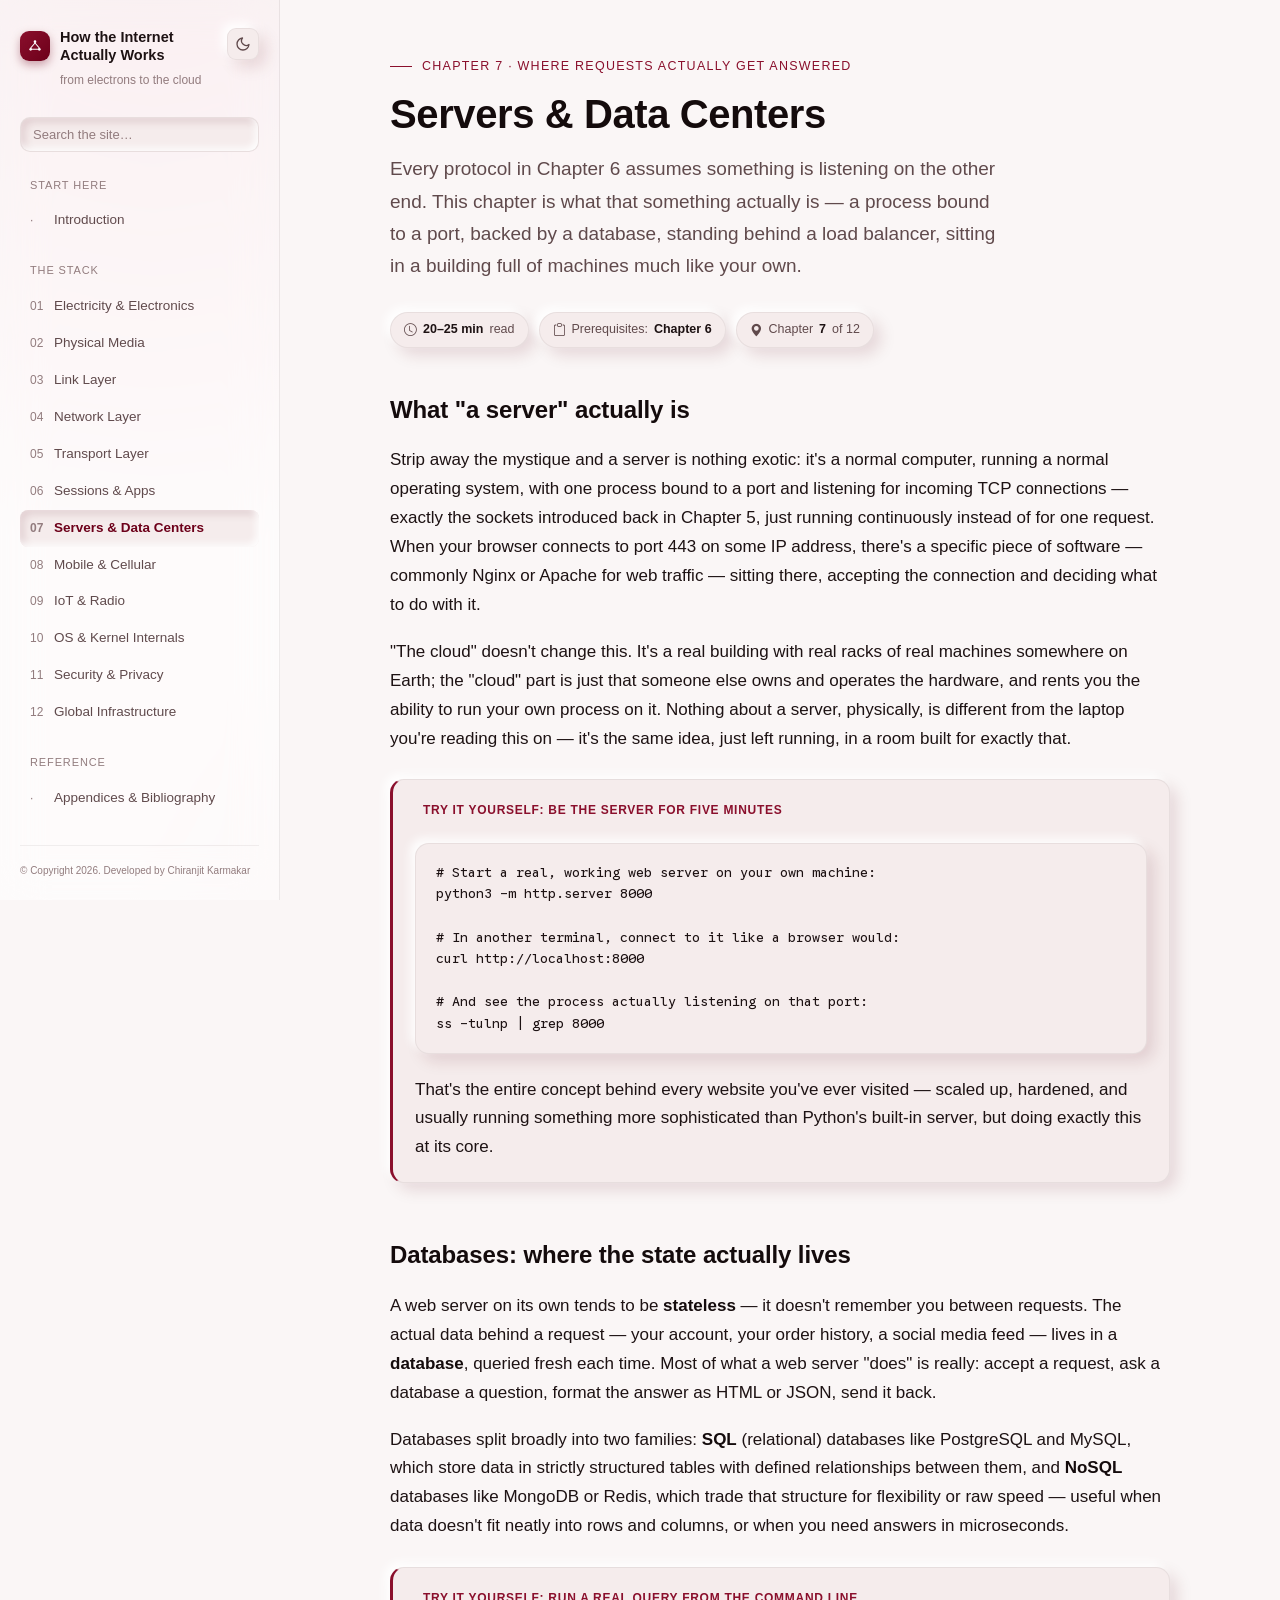
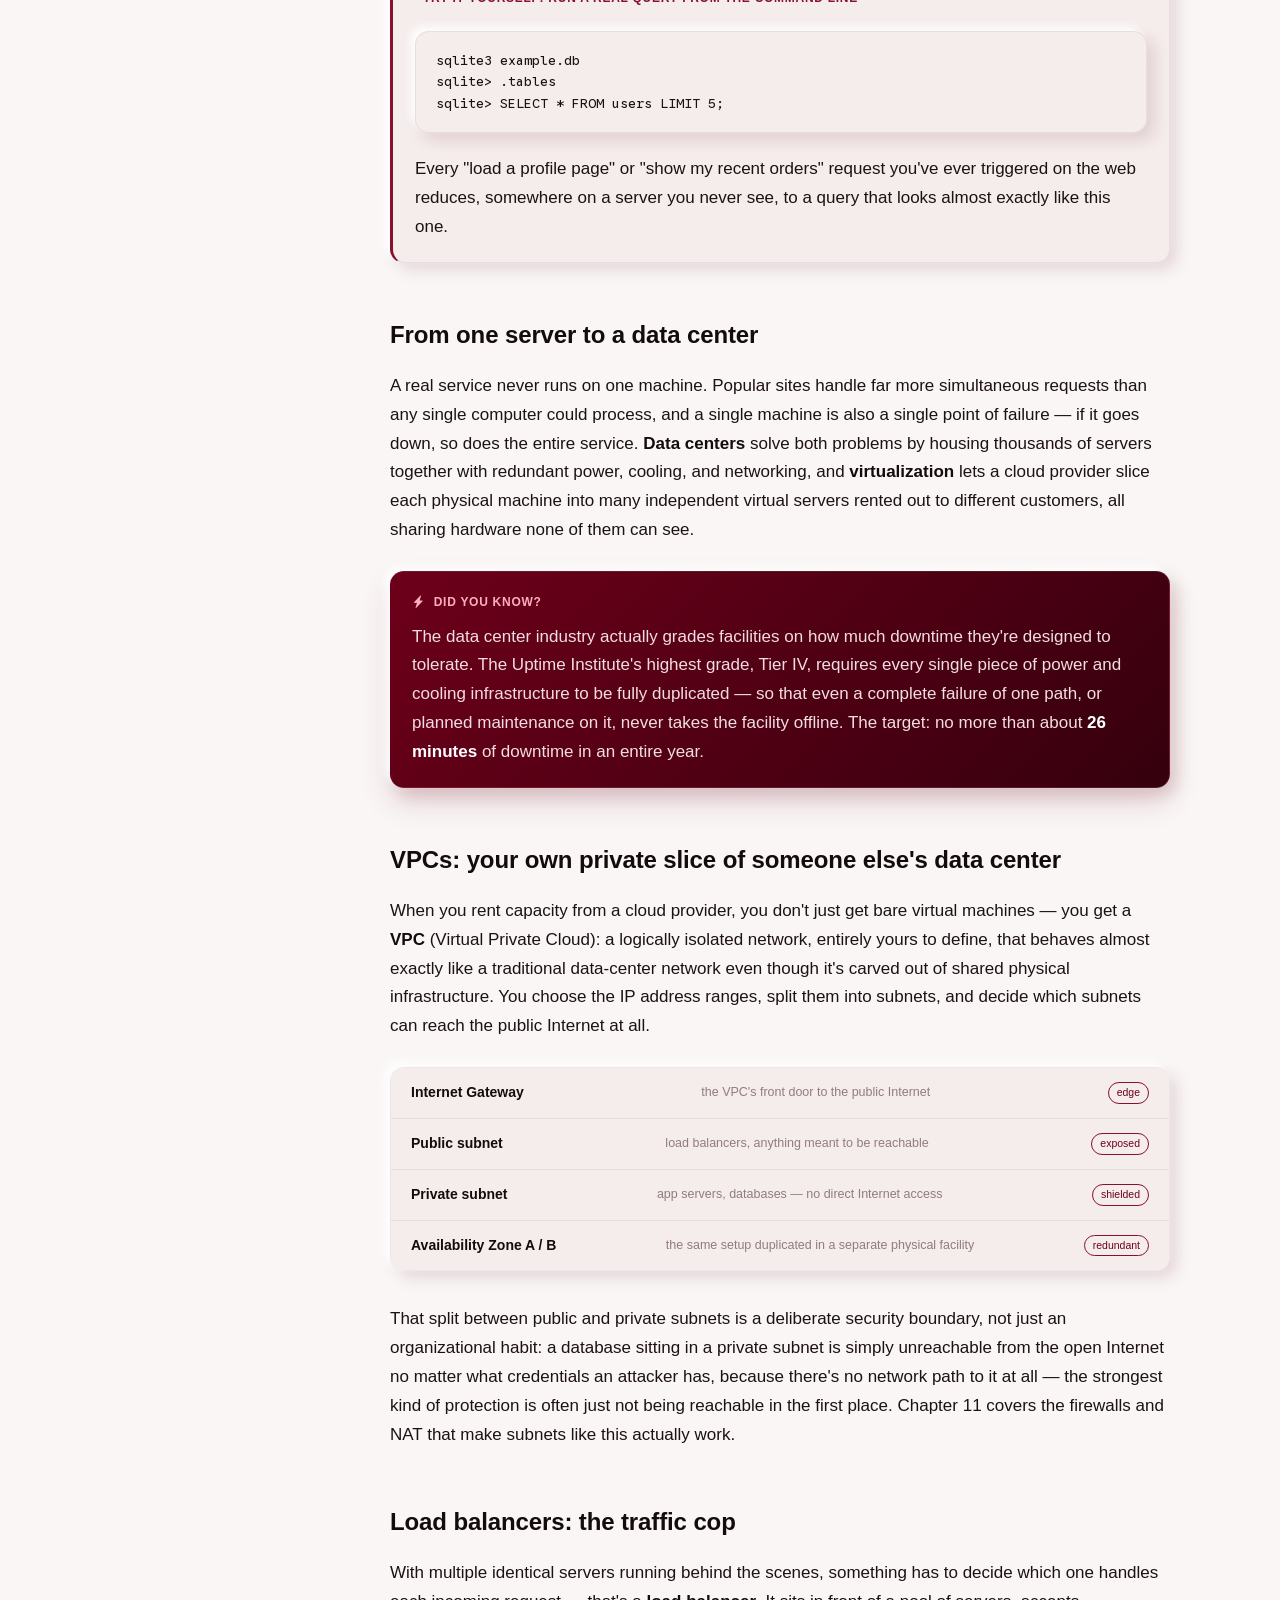
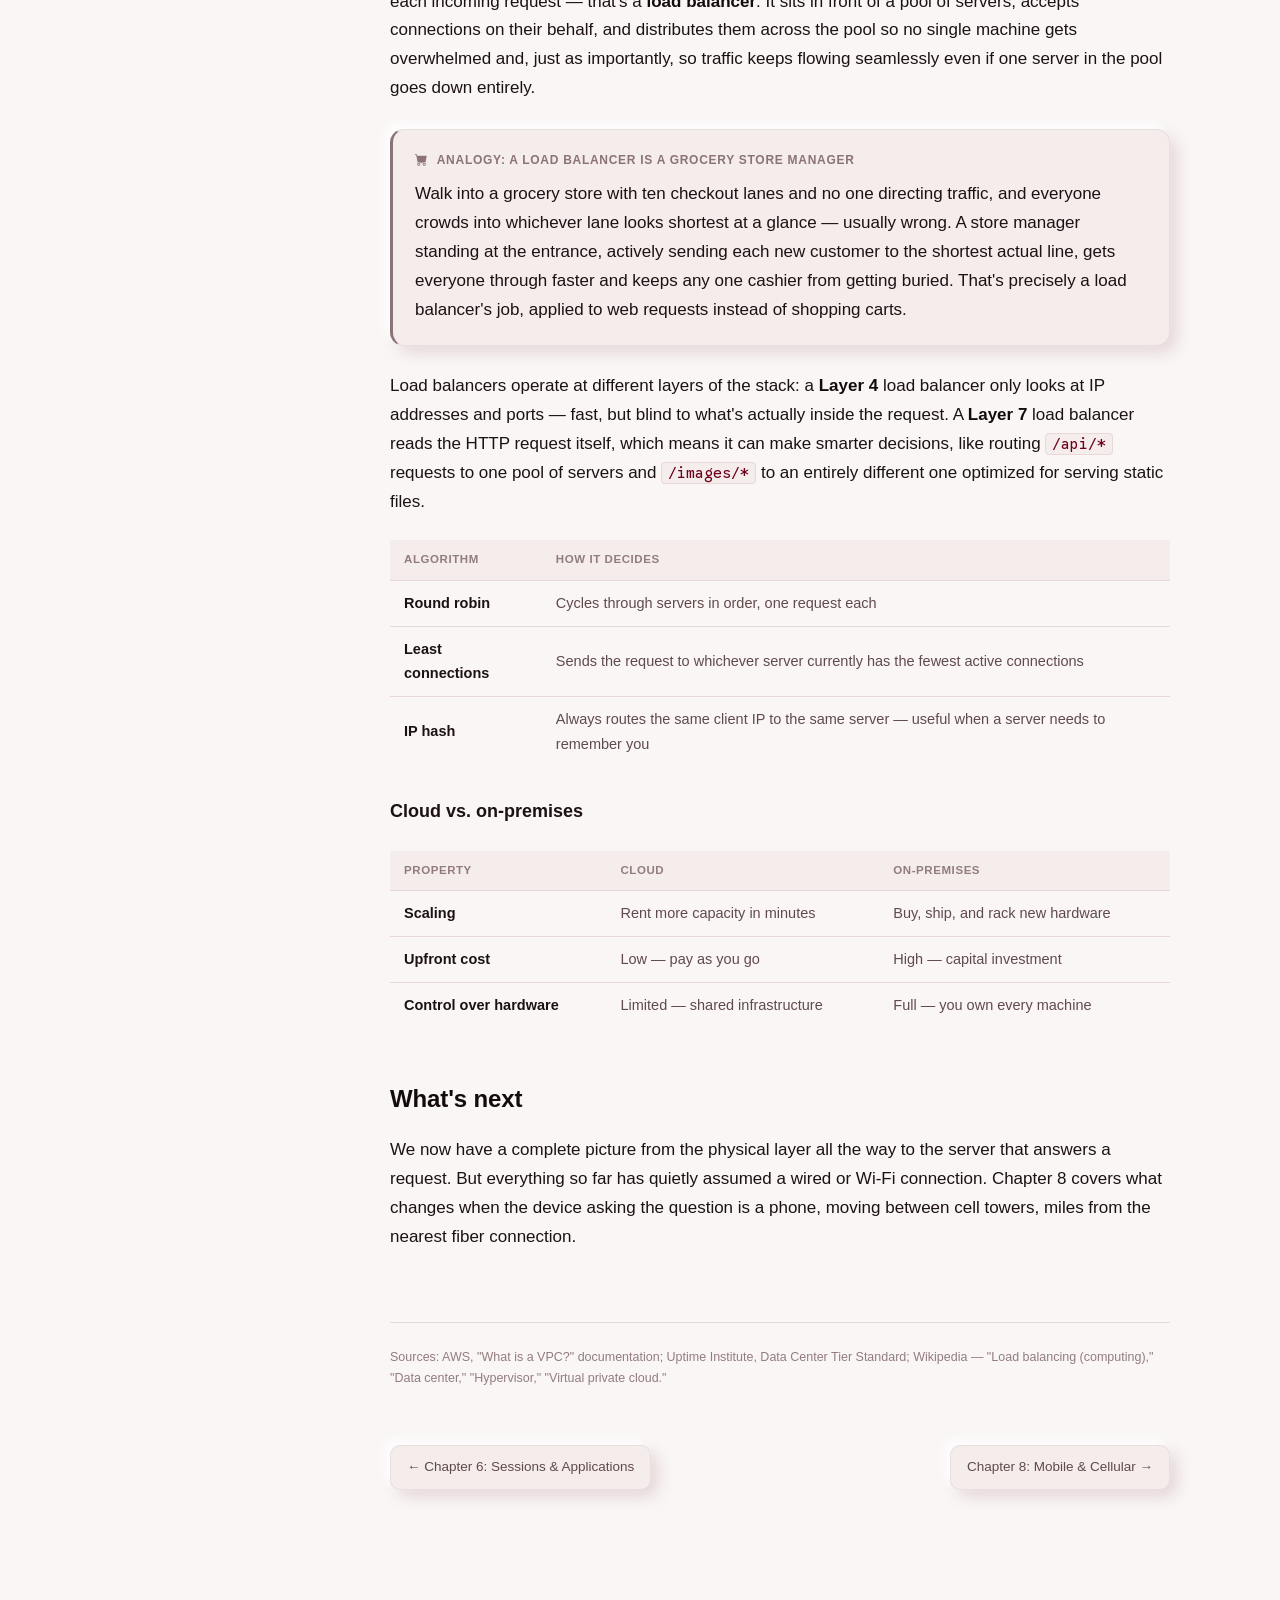
<file: 07-servers-data-centers.html>
<!DOCTYPE html>
<html lang="en">
<head>
<meta charset="UTF-8">
<meta name="viewport" content="width=device-width, initial-scale=1.0">
<title>Chapter 7: Servers &amp; Data Centers — How the Internet Actually Works</title>
<link rel="icon" type="image/svg+xml" href="assets/favicon.svg?v=2">
<link rel="stylesheet" href="https://cdn.jsdelivr.net/npm/bootstrap-icons@1.13.1/font/bootstrap-icons.min.css">
<link rel="preconnect" href="https://fonts.googleapis.com">
<link rel="preconnect" href="https://fonts.gstatic.com" crossorigin>
<link href="https://fonts.googleapis.com/css2?family=Google+Sans:wght@400;600;700&family=Google+Sans+Code:wght@400;500&display=swap" rel="stylesheet">
<link rel="stylesheet" href="assets/style.css?v=2">
<script src="assets/theme-init.js?v=2"></script>
</head>
<body>
<div class="shell">

  <!-- Mobile-only top bar -->
  <div class="topbar">
    <span class="mark"><svg viewBox="0 0 24 24" fill="none"><circle cx="12" cy="5.5" r="2" fill="white"/><circle cx="5.5" cy="17" r="2" fill="white"/><circle cx="18.5" cy="17" r="2" fill="white"/><path d="M12 7.5 5.5 15M12 7.5 18.5 15M5.5 17H18.5" stroke="white" stroke-width="1.6" stroke-linecap="round"/></svg></span>
    <span class="name">How the Internet Actually Works</span>
    <button class="theme-toggle" aria-label="Toggle color theme" title="Toggle color theme"><svg class="icon-sun" viewBox="0 0 24 24" fill="none" stroke="currentColor" stroke-width="2" stroke-linecap="round" stroke-linejoin="round"><circle cx="12" cy="12" r="4"/><path d="M12 2v2M12 20v2M4.93 4.93l1.41 1.41M17.66 17.66l1.41 1.41M2 12h2M20 12h2M6.34 17.66l-1.41 1.41M19.07 4.93l-1.41 1.41"/></svg><svg class="icon-moon" viewBox="0 0 24 24" fill="none" stroke="currentColor" stroke-width="2" stroke-linecap="round" stroke-linejoin="round"><path d="M21 12.79A9 9 0 1 1 11.21 3 7 7 0 0 0 21 12.79z"/></svg></button>
    <button class="nav-toggle" aria-label="Toggle navigation"><span class="bar"></span></button>
  </div>
  <div class="sidebar-overlay"></div>

  <!-- Sidebar -->
  <nav class="sidebar">
    <a href="index.html" class="sidebar-brand">
      <span class="mark"><svg viewBox="0 0 24 24" fill="none"><circle cx="12" cy="5.5" r="2" fill="white"/><circle cx="5.5" cy="17" r="2" fill="white"/><circle cx="18.5" cy="17" r="2" fill="white"/><path d="M12 7.5 5.5 15M12 7.5 18.5 15M5.5 17H18.5" stroke="white" stroke-width="1.6" stroke-linecap="round"/></svg></span>
      <span class="name">How the Internet<br>Actually Works</span>
    </a>
    <button class="theme-toggle" aria-label="Toggle color theme" title="Toggle color theme"><svg class="icon-sun" viewBox="0 0 24 24" fill="none" stroke="currentColor" stroke-width="2" stroke-linecap="round" stroke-linejoin="round"><circle cx="12" cy="12" r="4"/><path d="M12 2v2M12 20v2M4.93 4.93l1.41 1.41M17.66 17.66l1.41 1.41M2 12h2M20 12h2M6.34 17.66l-1.41 1.41M19.07 4.93l-1.41 1.41"/></svg><svg class="icon-moon" viewBox="0 0 24 24" fill="none" stroke="currentColor" stroke-width="2" stroke-linecap="round" stroke-linejoin="round"><path d="M21 12.79A9 9 0 1 1 11.21 3 7 7 0 0 0 21 12.79z"/></svg></button>
    <p class="sidebar-tagline">from electrons to the cloud</p>
    <div class="search-box"><label for="site-search" class="sr-only">Search the site</label><input type="text" id="site-search" name="q" class="search-input" placeholder="Search the site…" autocomplete="off" spellcheck="false"><div class="search-results"></div></div>

    <div class="nav-group">
      <p class="nav-group-label">Start Here</p>
      <ul class="nav-list">
        <li><a href="index.html"><span class="num">·</span> Introduction</a></li>
      </ul>
    </div>

    <div class="nav-group">
      <p class="nav-group-label">The Stack</p>
      <ul class="nav-list">
        <li><a href="01-electricity-electronics.html"><span class="num">01</span> Electricity &amp; Electronics</a></li>
        <li><a href="02-physical-media.html"><span class="num">02</span> Physical Media</a></li>
        <li><a href="03-link-layer.html"><span class="num">03</span> Link Layer</a></li>
        <li><a href="04-network-layer.html"><span class="num">04</span> Network Layer</a></li>
        <li><a href="05-transport-layer.html"><span class="num">05</span> Transport Layer</a></li>
        <li><a href="06-sessions-applications.html"><span class="num">06</span> Sessions &amp; Apps</a></li>
        <li><a href="07-servers-data-centers.html" class="active"><span class="num">07</span> Servers &amp; Data Centers</a></li>
        <li><a href="08-mobile-cellular.html"><span class="num">08</span> Mobile &amp; Cellular</a></li>
        <li><a href="09-iot-radio.html"><span class="num">09</span> IoT &amp; Radio</a></li>
        <li><a href="10-os-kernel-internals.html"><span class="num">10</span> OS &amp; Kernel Internals</a></li>
        <li><a href="11-security-privacy.html"><span class="num">11</span> Security &amp; Privacy</a></li>
        <li><a href="12-global-infrastructure.html"><span class="num">12</span> Global Infrastructure</a></li>
      </ul>
    </div>

    <div class="nav-group">
      <p class="nav-group-label">Reference</p>
      <ul class="nav-list">
        <li><a href="appendices.html"><span class="num">·</span> Appendices &amp; Bibliography</a></li>
      </ul>
    </div>
    <p class="sidebar-copyright">© Copyright 2026. Developed by Chiranjit Karmakar</p>
  </nav>

  <!-- Main -->
  <main class="main">
    <div class="content">

      <p class="eyebrow">Chapter 7 · Where Requests Actually Get Answered</p>
      <h1 class="page-title">Servers &amp; Data Centers</h1>
      <p class="dek">
        Every protocol in Chapter 6 assumes something is listening on the other
        end. This chapter is what that something actually is — a process bound
        to a port, backed by a database, standing behind a load balancer,
        sitting in a building full of machines much like your own.
      </p>

      <div class="meta-row">
        <span class="meta-chip"><i class="bi bi-clock"></i> <b>20–25 min</b> read</span>
        <span class="meta-chip"><i class="bi bi-clipboard"></i> Prerequisites: <b>Chapter 6</b></span>
        <span class="meta-chip"><i class="bi bi-geo-alt-fill"></i> Chapter <b>7</b> of 12</span>
      </div>

      <h2>What "a server" actually is</h2>
      <p>
        Strip away the mystique and a server is nothing exotic: it's a normal
        computer, running a normal operating system, with one process bound to
        a port and listening for incoming TCP connections — exactly the sockets
        introduced back in Chapter 5, just running continuously instead of for
        one request. When your browser connects to port 443 on some IP address,
        there's a specific piece of software — commonly Nginx or Apache for web
        traffic — sitting there, accepting the connection and deciding what to
        do with it.
      </p>
      <p>
        "The cloud" doesn't change this. It's a real building with real racks
        of real machines somewhere on Earth; the "cloud" part is just that
        someone else owns and operates the hardware, and rents you the ability
        to run your own process on it. Nothing about a server, physically, is
        different from the laptop you're reading this on — it's the same idea,
        just left running, in a room built for exactly that.
      </p>

      <div class="box lab">
        <div class="box-label"><i class="bi bi-flask-fill"></i> Try it yourself: be the server for five minutes</div>
        <pre><code># Start a real, working web server on your own machine:
python3 -m http.server 8000

# In another terminal, connect to it like a browser would:
curl http://localhost:8000

# And see the process actually listening on that port:
ss -tulnp | grep 8000</code></pre>
        <p>
          That's the entire concept behind every website you've ever visited —
          scaled up, hardened, and usually running something more sophisticated
          than Python's built-in server, but doing exactly this at its core.
        </p>
      </div>

      <h2>Databases: where the state actually lives</h2>
      <p>
        A web server on its own tends to be <strong>stateless</strong> — it
        doesn't remember you between requests. The actual data behind a
        request — your account, your order history, a social media feed — lives
        in a <strong>database</strong>, queried fresh each time. Most of what a
        web server "does" is really: accept a request, ask a database a
        question, format the answer as HTML or JSON, send it back.
      </p>
      <p>
        Databases split broadly into two families: <strong>SQL</strong>
        (relational) databases like PostgreSQL and MySQL, which store data in
        strictly structured tables with defined relationships between them, and
        <strong>NoSQL</strong> databases like MongoDB or Redis, which trade that
        structure for flexibility or raw speed — useful when data doesn't fit
        neatly into rows and columns, or when you need answers in microseconds.
      </p>

      <div class="box lab">
        <div class="box-label"><i class="bi bi-flask-fill"></i> Try it yourself: run a real query from the command line</div>
        <pre><code>sqlite3 example.db
sqlite&gt; .tables
sqlite&gt; SELECT * FROM users LIMIT 5;</code></pre>
        <p>
          Every "load a profile page" or "show my recent orders" request you've
          ever triggered on the web reduces, somewhere on a server you never
          see, to a query that looks almost exactly like this one.
        </p>
      </div>

      <h2>From one server to a data center</h2>
      <p>
        A real service never runs on one machine. Popular sites handle far more
        simultaneous requests than any single computer could process, and a
        single machine is also a single point of failure — if it goes down, so
        does the entire service. <strong>Data centers</strong> solve both
        problems by housing thousands of servers together with redundant power,
        cooling, and networking, and <strong>virtualization</strong> lets a
        cloud provider slice each physical machine into many independent
        virtual servers rented out to different customers, all sharing hardware
        none of them can see.
      </p>

      <div class="box fact">
        <div class="box-label"><i class="bi bi-lightning-charge-fill"></i> Did you know?</div>
        <p>
          The data center industry actually grades facilities on how much
          downtime they're designed to tolerate. The Uptime Institute's
          highest grade, Tier IV, requires every single piece of power and
          cooling infrastructure to be fully duplicated — so that even a
          complete failure of one path, or planned maintenance on it, never
          takes the facility offline. The target: no more than about
          <strong>26 minutes</strong> of downtime in an entire year.
        </p>
      </div>

      <h2>VPCs: your own private slice of someone else's data center</h2>
      <p>
        When you rent capacity from a cloud provider, you don't just get bare
        virtual machines — you get a <strong>VPC</strong> (Virtual Private
        Cloud): a logically isolated network, entirely yours to define, that
        behaves almost exactly like a traditional data-center network even
        though it's carved out of shared physical infrastructure. You choose
        the IP address ranges, split them into subnets, and decide which
        subnets can reach the public Internet at all.
      </p>
      <ul class="stack">
        <li><span class="layer-name">Internet Gateway</span><span class="layer-desc">the VPC's front door to the public Internet</span><span class="layer-tag">edge</span></li>
        <li><span class="layer-name">Public subnet</span><span class="layer-desc">load balancers, anything meant to be reachable</span><span class="layer-tag">exposed</span></li>
        <li><span class="layer-name">Private subnet</span><span class="layer-desc">app servers, databases — no direct Internet access</span><span class="layer-tag">shielded</span></li>
        <li><span class="layer-name">Availability Zone A / B</span><span class="layer-desc">the same setup duplicated in a separate physical facility</span><span class="layer-tag">redundant</span></li>
      </ul>
      <p>
        That split between public and private subnets is a deliberate security
        boundary, not just an organizational habit: a database sitting in a
        private subnet is simply unreachable from the open Internet no matter
        what credentials an attacker has, because there's no network path to it
        at all — the strongest kind of protection is often just not being
        reachable in the first place. Chapter 11 covers the firewalls and NAT
        that make subnets like this actually work.
      </p>

      <h2>Load balancers: the traffic cop</h2>
      <p>
        With multiple identical servers running behind the scenes, something
        has to decide which one handles each incoming request — that's a
        <strong>load balancer</strong>. It sits in front of a pool of servers,
        accepts connections on their behalf, and distributes them across the
        pool so no single machine gets overwhelmed and, just as importantly, so
        traffic keeps flowing seamlessly even if one server in the pool goes
        down entirely.
      </p>

      <div class="box analogy">
        <div class="box-label"><i class="bi bi-cart-fill"></i> Analogy: a load balancer is a grocery store manager</div>
        <p>
          Walk into a grocery store with ten checkout lanes and no one directing
          traffic, and everyone crowds into whichever lane looks shortest at a
          glance — usually wrong. A store manager standing at the entrance,
          actively sending each new customer to the shortest actual line, gets
          everyone through faster and keeps any one cashier from getting
          buried. That's precisely a load balancer's job, applied to web
          requests instead of shopping carts.
        </p>
      </div>

      <p>
        Load balancers operate at different layers of the stack: a
        <strong>Layer 4</strong> load balancer only looks at IP addresses and
        ports — fast, but blind to what's actually inside the request. A
        <strong>Layer 7</strong> load balancer reads the HTTP request itself,
        which means it can make smarter decisions, like routing
        <code>/api/*</code> requests to one pool of servers and
        <code>/images/*</code> to an entirely different one optimized for
        serving static files.
      </p>
      <table>
        <thead>
          <tr><th>Algorithm</th><th>How it decides</th></tr>
        </thead>
        <tbody>
          <tr><td>Round robin</td><td>Cycles through servers in order, one request each</td></tr>
          <tr><td>Least connections</td><td>Sends the request to whichever server currently has the fewest active connections</td></tr>
          <tr><td>IP hash</td><td>Always routes the same client IP to the same server — useful when a server needs to remember you</td></tr>
        </tbody>
      </table>

      <h3>Cloud vs. on-premises</h3>
      <table>
        <thead>
          <tr><th>Property</th><th>Cloud</th><th>On-premises</th></tr>
        </thead>
        <tbody>
          <tr><td>Scaling</td><td>Rent more capacity in minutes</td><td>Buy, ship, and rack new hardware</td></tr>
          <tr><td>Upfront cost</td><td>Low — pay as you go</td><td>High — capital investment</td></tr>
          <tr><td>Control over hardware</td><td>Limited — shared infrastructure</td><td>Full — you own every machine</td></tr>
        </tbody>
      </table>

      <h2>What's next</h2>
      <p>
        We now have a complete picture from the physical layer all the way to
        the server that answers a request. But everything so far has quietly
        assumed a wired or Wi-Fi connection. Chapter 8 covers what changes when
        the device asking the question is a phone, moving between cell towers,
        miles from the nearest fiber connection.
      </p>

      <footer class="site-footer">
        Sources: AWS, "What is a VPC?" documentation; Uptime Institute, Data
        Center Tier Standard; Wikipedia — "Load balancing (computing),"
        "Data center," "Hypervisor," "Virtual private cloud."
      </footer>

      <div class="pager">
        <a href="06-sessions-applications.html">← Chapter 6: Sessions &amp; Applications</a>
        <a href="08-mobile-cellular.html">Chapter 8: Mobile &amp; Cellular →</a>
      </div>

    </div>
  </main>
</div>
<div class="reading-progress" aria-hidden="true">
  <svg viewBox="0 0 44 44">
    <circle class="rp-track" cx="22" cy="22" r="19"></circle>
    <circle class="rp-fill" cx="22" cy="22" r="19"></circle>
  </svg>
  <span class="rp-percent">0%</span>
</div>
<script src="assets/nav.js?v=2"></script>
<script src="assets/search-data.js?v=2"></script>
<script src="assets/search.js?v=2"></script>
</body>
</html>
</file>
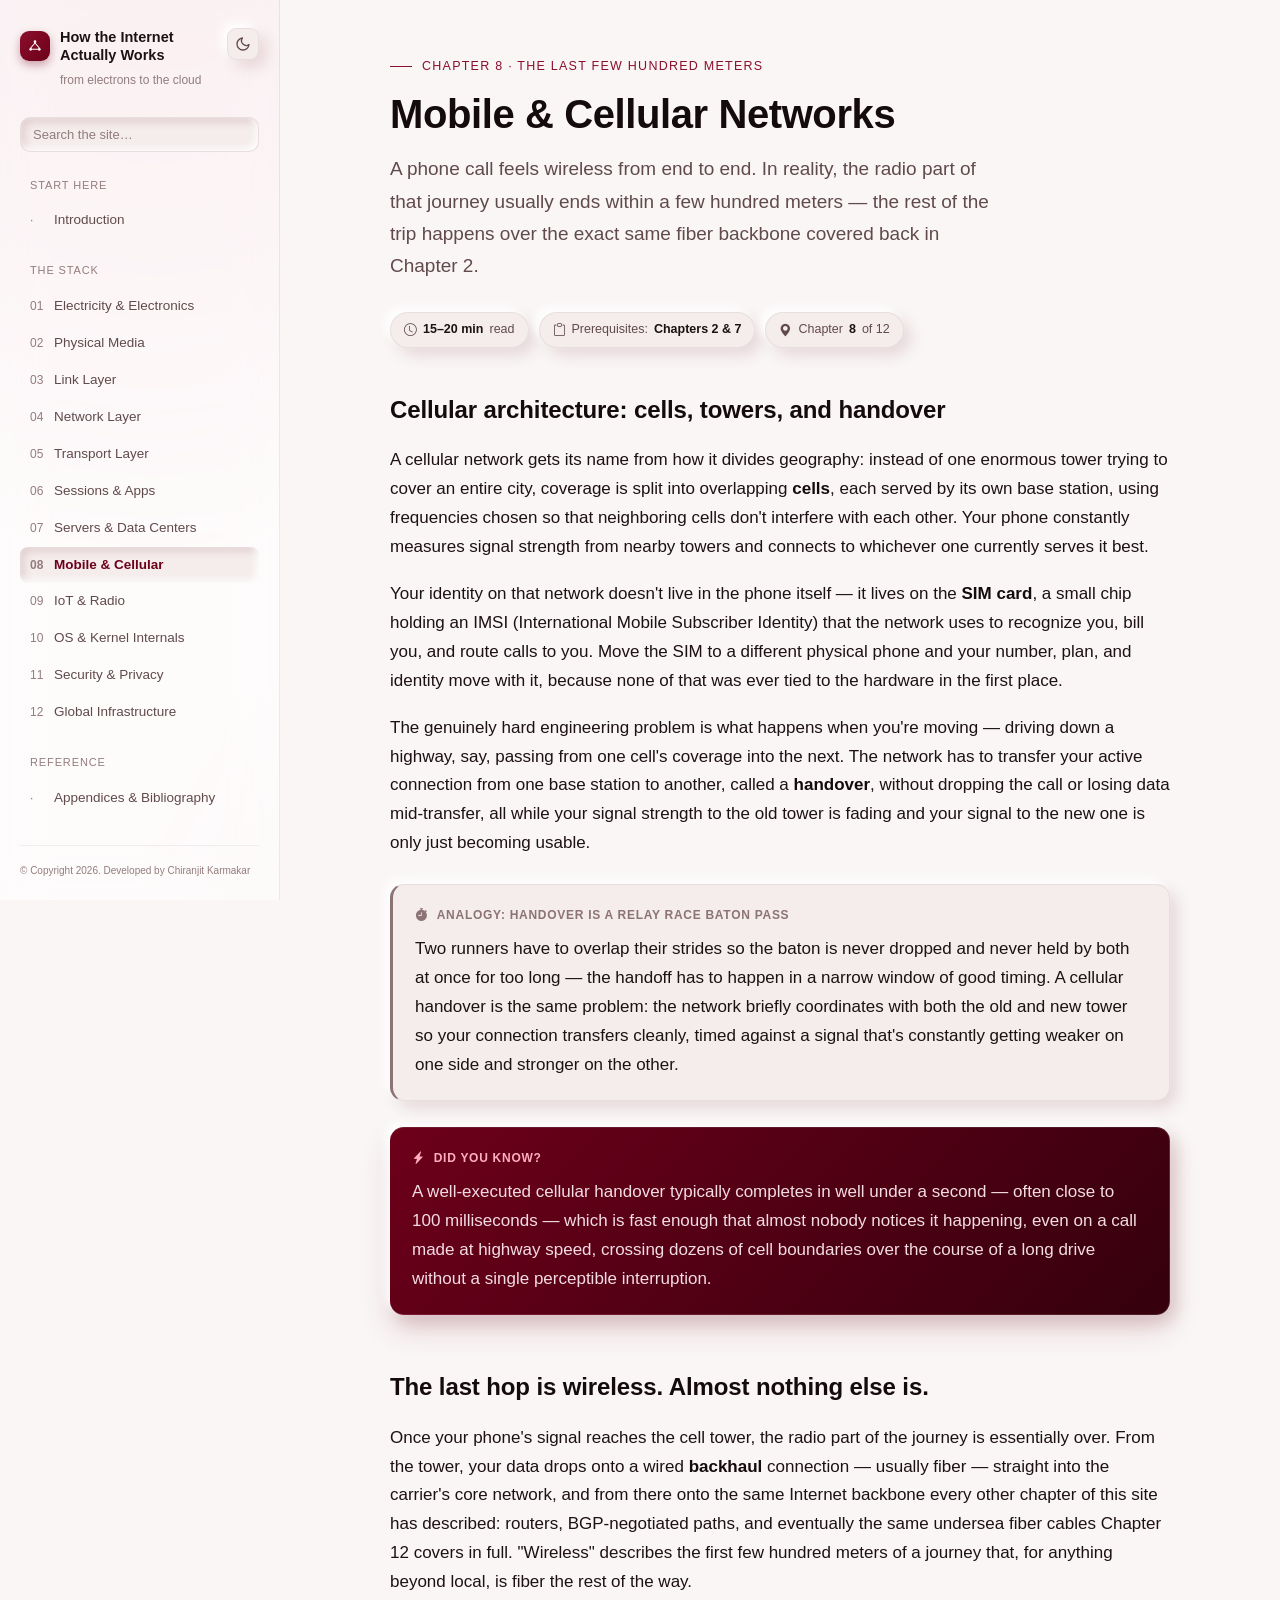
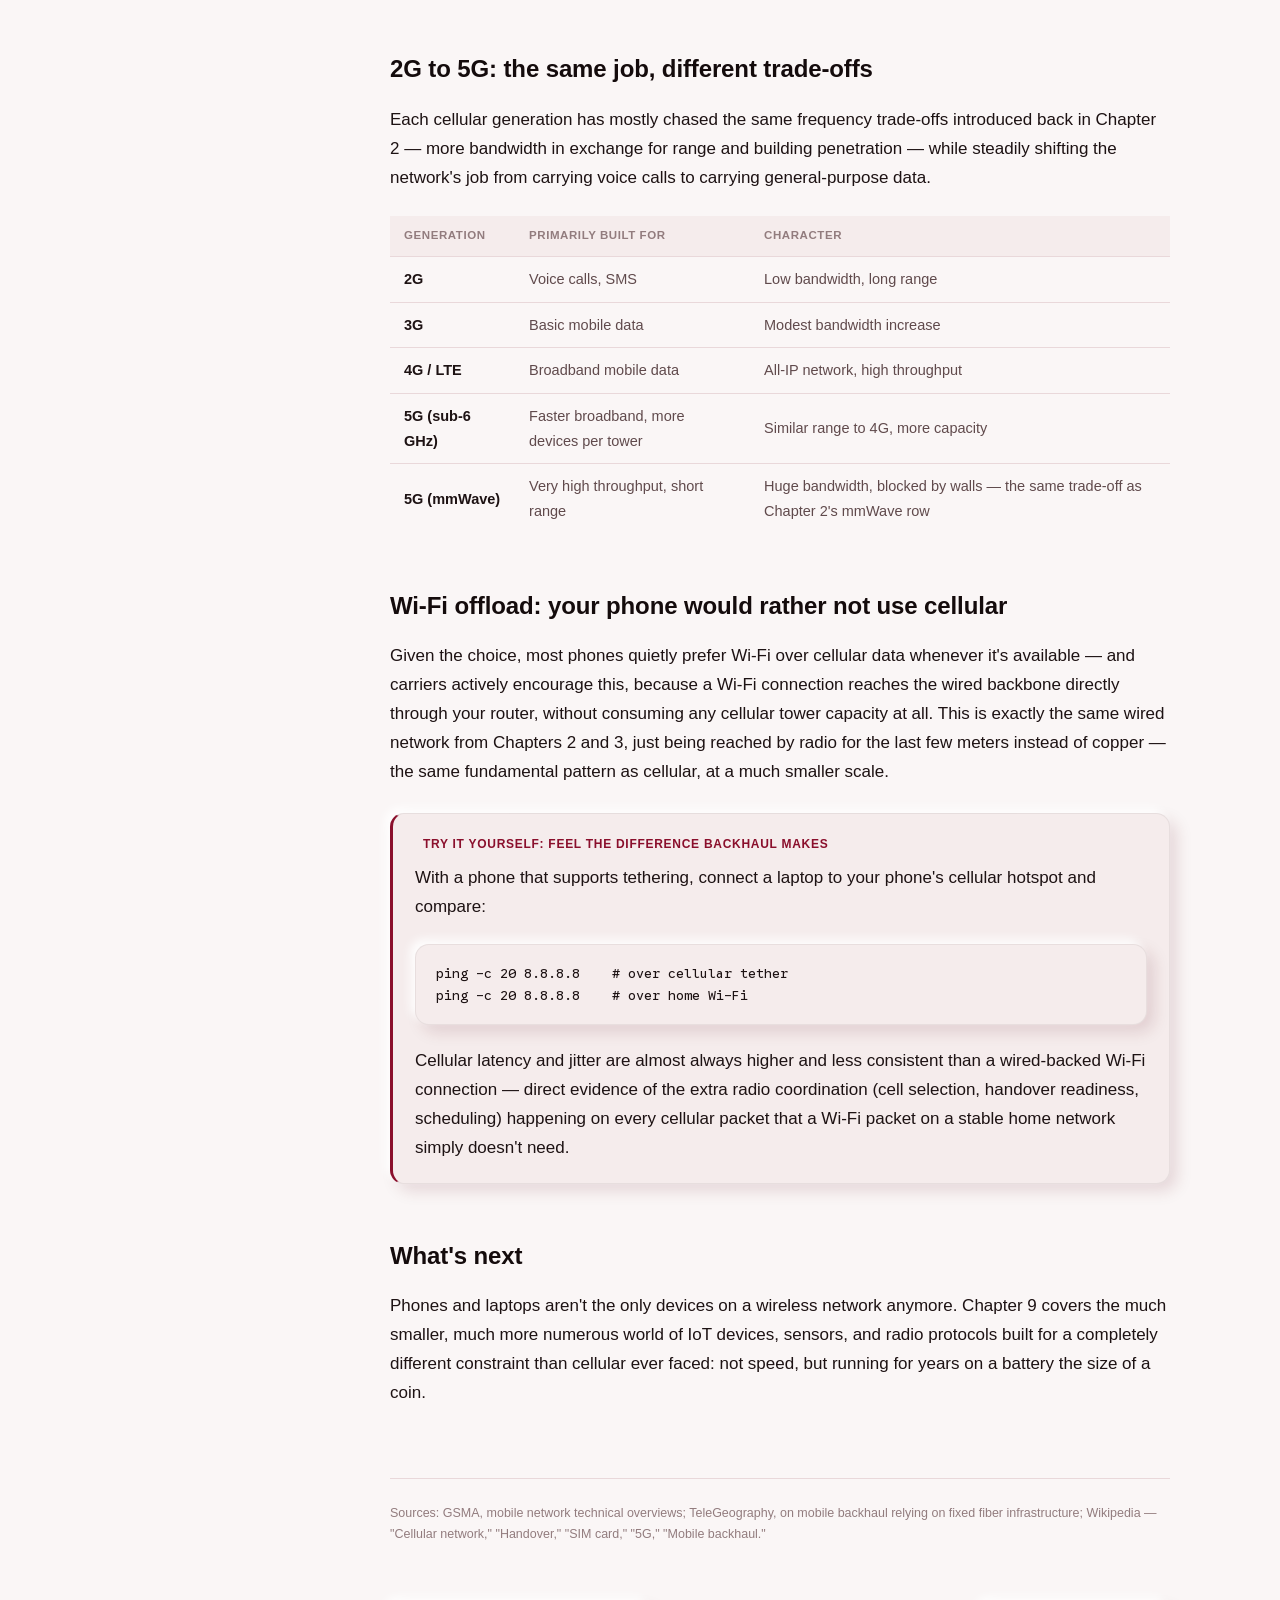
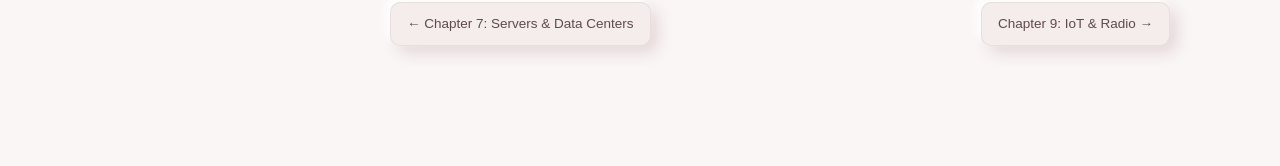
<file: 08-mobile-cellular.html>
<!DOCTYPE html>
<html lang="en">
<head>
<meta charset="UTF-8">
<meta name="viewport" content="width=device-width, initial-scale=1.0">
<title>Chapter 8: Mobile &amp; Cellular Networks — How the Internet Actually Works</title>
<link rel="icon" type="image/svg+xml" href="assets/favicon.svg?v=2">
<link rel="stylesheet" href="https://cdn.jsdelivr.net/npm/bootstrap-icons@1.13.1/font/bootstrap-icons.min.css">
<link rel="preconnect" href="https://fonts.googleapis.com">
<link rel="preconnect" href="https://fonts.gstatic.com" crossorigin>
<link href="https://fonts.googleapis.com/css2?family=Google+Sans:wght@400;600;700&family=Google+Sans+Code:wght@400;500&display=swap" rel="stylesheet">
<link rel="stylesheet" href="assets/style.css?v=2">
<script src="assets/theme-init.js?v=2"></script>
</head>
<body>
<div class="shell">

  <!-- Mobile-only top bar -->
  <div class="topbar">
    <span class="mark"><svg viewBox="0 0 24 24" fill="none"><circle cx="12" cy="5.5" r="2" fill="white"/><circle cx="5.5" cy="17" r="2" fill="white"/><circle cx="18.5" cy="17" r="2" fill="white"/><path d="M12 7.5 5.5 15M12 7.5 18.5 15M5.5 17H18.5" stroke="white" stroke-width="1.6" stroke-linecap="round"/></svg></span>
    <span class="name">How the Internet Actually Works</span>
    <button class="theme-toggle" aria-label="Toggle color theme" title="Toggle color theme"><svg class="icon-sun" viewBox="0 0 24 24" fill="none" stroke="currentColor" stroke-width="2" stroke-linecap="round" stroke-linejoin="round"><circle cx="12" cy="12" r="4"/><path d="M12 2v2M12 20v2M4.93 4.93l1.41 1.41M17.66 17.66l1.41 1.41M2 12h2M20 12h2M6.34 17.66l-1.41 1.41M19.07 4.93l-1.41 1.41"/></svg><svg class="icon-moon" viewBox="0 0 24 24" fill="none" stroke="currentColor" stroke-width="2" stroke-linecap="round" stroke-linejoin="round"><path d="M21 12.79A9 9 0 1 1 11.21 3 7 7 0 0 0 21 12.79z"/></svg></button>
    <button class="nav-toggle" aria-label="Toggle navigation"><span class="bar"></span></button>
  </div>
  <div class="sidebar-overlay"></div>

  <!-- Sidebar -->
  <nav class="sidebar">
    <a href="index.html" class="sidebar-brand">
      <span class="mark"><svg viewBox="0 0 24 24" fill="none"><circle cx="12" cy="5.5" r="2" fill="white"/><circle cx="5.5" cy="17" r="2" fill="white"/><circle cx="18.5" cy="17" r="2" fill="white"/><path d="M12 7.5 5.5 15M12 7.5 18.5 15M5.5 17H18.5" stroke="white" stroke-width="1.6" stroke-linecap="round"/></svg></span>
      <span class="name">How the Internet<br>Actually Works</span>
    </a>
    <button class="theme-toggle" aria-label="Toggle color theme" title="Toggle color theme"><svg class="icon-sun" viewBox="0 0 24 24" fill="none" stroke="currentColor" stroke-width="2" stroke-linecap="round" stroke-linejoin="round"><circle cx="12" cy="12" r="4"/><path d="M12 2v2M12 20v2M4.93 4.93l1.41 1.41M17.66 17.66l1.41 1.41M2 12h2M20 12h2M6.34 17.66l-1.41 1.41M19.07 4.93l-1.41 1.41"/></svg><svg class="icon-moon" viewBox="0 0 24 24" fill="none" stroke="currentColor" stroke-width="2" stroke-linecap="round" stroke-linejoin="round"><path d="M21 12.79A9 9 0 1 1 11.21 3 7 7 0 0 0 21 12.79z"/></svg></button>
    <p class="sidebar-tagline">from electrons to the cloud</p>
    <div class="search-box"><label for="site-search" class="sr-only">Search the site</label><input type="text" id="site-search" name="q" class="search-input" placeholder="Search the site…" autocomplete="off" spellcheck="false"><div class="search-results"></div></div>

    <div class="nav-group">
      <p class="nav-group-label">Start Here</p>
      <ul class="nav-list">
        <li><a href="index.html"><span class="num">·</span> Introduction</a></li>
      </ul>
    </div>

    <div class="nav-group">
      <p class="nav-group-label">The Stack</p>
      <ul class="nav-list">
        <li><a href="01-electricity-electronics.html"><span class="num">01</span> Electricity &amp; Electronics</a></li>
        <li><a href="02-physical-media.html"><span class="num">02</span> Physical Media</a></li>
        <li><a href="03-link-layer.html"><span class="num">03</span> Link Layer</a></li>
        <li><a href="04-network-layer.html"><span class="num">04</span> Network Layer</a></li>
        <li><a href="05-transport-layer.html"><span class="num">05</span> Transport Layer</a></li>
        <li><a href="06-sessions-applications.html"><span class="num">06</span> Sessions &amp; Apps</a></li>
        <li><a href="07-servers-data-centers.html"><span class="num">07</span> Servers &amp; Data Centers</a></li>
        <li><a href="08-mobile-cellular.html" class="active"><span class="num">08</span> Mobile &amp; Cellular</a></li>
        <li><a href="09-iot-radio.html"><span class="num">09</span> IoT &amp; Radio</a></li>
        <li><a href="10-os-kernel-internals.html"><span class="num">10</span> OS &amp; Kernel Internals</a></li>
        <li><a href="11-security-privacy.html"><span class="num">11</span> Security &amp; Privacy</a></li>
        <li><a href="12-global-infrastructure.html"><span class="num">12</span> Global Infrastructure</a></li>
      </ul>
    </div>

    <div class="nav-group">
      <p class="nav-group-label">Reference</p>
      <ul class="nav-list">
        <li><a href="appendices.html"><span class="num">·</span> Appendices &amp; Bibliography</a></li>
      </ul>
    </div>
    <p class="sidebar-copyright">© Copyright 2026. Developed by Chiranjit Karmakar</p>
  </nav>

  <!-- Main -->
  <main class="main">
    <div class="content">

      <p class="eyebrow">Chapter 8 · The Last Few Hundred Meters</p>
      <h1 class="page-title">Mobile &amp; Cellular Networks</h1>
      <p class="dek">
        A phone call feels wireless from end to end. In reality, the radio part
        of that journey usually ends within a few hundred meters — the rest of
        the trip happens over the exact same fiber backbone covered back in
        Chapter 2.
      </p>

      <div class="meta-row">
        <span class="meta-chip"><i class="bi bi-clock"></i> <b>15–20 min</b> read</span>
        <span class="meta-chip"><i class="bi bi-clipboard"></i> Prerequisites: <b>Chapters 2 &amp; 7</b></span>
        <span class="meta-chip"><i class="bi bi-geo-alt-fill"></i> Chapter <b>8</b> of 12</span>
      </div>

      <h2>Cellular architecture: cells, towers, and handover</h2>
      <p>
        A cellular network gets its name from how it divides geography: instead
        of one enormous tower trying to cover an entire city, coverage is split
        into overlapping <strong>cells</strong>, each served by its own base
        station, using frequencies chosen so that neighboring cells don't
        interfere with each other. Your phone constantly measures signal
        strength from nearby towers and connects to whichever one currently
        serves it best.
      </p>
      <p>
        Your identity on that network doesn't live in the phone itself — it
        lives on the <strong>SIM card</strong>, a small chip holding an IMSI
        (International Mobile Subscriber Identity) that the network uses to
        recognize you, bill you, and route calls to you. Move the SIM to a
        different physical phone and your number, plan, and identity move with
        it, because none of that was ever tied to the hardware in the first
        place.
      </p>
      <p>
        The genuinely hard engineering problem is what happens when you're
        moving — driving down a highway, say, passing from one cell's coverage
        into the next. The network has to transfer your active connection from
        one base station to another, called a <strong>handover</strong>,
        without dropping the call or losing data mid-transfer, all while your
        signal strength to the old tower is fading and your signal to the new
        one is only just becoming usable.
      </p>

      <div class="box analogy">
        <div class="box-label"><i class="bi bi-stopwatch-fill"></i> Analogy: handover is a relay race baton pass</div>
        <p>
          Two runners have to overlap their strides so the baton is never
          dropped and never held by both at once for too long — the handoff has
          to happen in a narrow window of good timing. A cellular handover is
          the same problem: the network briefly coordinates with both the old
          and new tower so your connection transfers cleanly, timed against a
          signal that's constantly getting weaker on one side and stronger on
          the other.
        </p>
      </div>

      <div class="box fact">
        <div class="box-label"><i class="bi bi-lightning-charge-fill"></i> Did you know?</div>
        <p>
          A well-executed cellular handover typically completes in well under a
          second — often close to 100 milliseconds — which is fast enough that
          almost nobody notices it happening, even on a call made at highway
          speed, crossing dozens of cell boundaries over the course of a long
          drive without a single perceptible interruption.
        </p>
      </div>

      <h2>The last hop is wireless. Almost nothing else is.</h2>
      <p>
        Once your phone's signal reaches the cell tower, the radio part of the
        journey is essentially over. From the tower, your data drops onto a
        wired <strong>backhaul</strong> connection — usually fiber — straight
        into the carrier's core network, and from there onto the same Internet
        backbone every other chapter of this site has described: routers,
        BGP-negotiated paths, and eventually the same undersea fiber cables
        Chapter 12 covers in full. "Wireless" describes the first few hundred
        meters of a journey that, for anything beyond local, is fiber the rest
        of the way.
      </p>

      <h2>2G to 5G: the same job, different trade-offs</h2>
      <p>
        Each cellular generation has mostly chased the same frequency
        trade-offs introduced back in Chapter 2 — more bandwidth in exchange for
        range and building penetration — while steadily shifting the network's
        job from carrying voice calls to carrying general-purpose data.
      </p>
      <table>
        <thead>
          <tr><th>Generation</th><th>Primarily built for</th><th>Character</th></tr>
        </thead>
        <tbody>
          <tr><td>2G</td><td>Voice calls, SMS</td><td>Low bandwidth, long range</td></tr>
          <tr><td>3G</td><td>Basic mobile data</td><td>Modest bandwidth increase</td></tr>
          <tr><td>4G / LTE</td><td>Broadband mobile data</td><td>All-IP network, high throughput</td></tr>
          <tr><td>5G (sub-6 GHz)</td><td>Faster broadband, more devices per tower</td><td>Similar range to 4G, more capacity</td></tr>
          <tr><td>5G (mmWave)</td><td>Very high throughput, short range</td><td>Huge bandwidth, blocked by walls — the same trade-off as Chapter 2's mmWave row</td></tr>
        </tbody>
      </table>

      <h2>Wi-Fi offload: your phone would rather not use cellular</h2>
      <p>
        Given the choice, most phones quietly prefer Wi-Fi over cellular data
        whenever it's available — and carriers actively encourage this,
        because a Wi-Fi connection reaches the wired backbone directly through
        your router, without consuming any cellular tower capacity at all.
        This is exactly the same wired network from Chapters 2 and 3, just
        being reached by radio for the last few meters instead of copper — the
        same fundamental pattern as cellular, at a much smaller scale.
      </p>

      <div class="box lab">
        <div class="box-label"><i class="bi bi-flask-fill"></i> Try it yourself: feel the difference backhaul makes</div>
        <p>
          With a phone that supports tethering, connect a laptop to your
          phone's cellular hotspot and compare:
        </p>
        <pre><code>ping -c 20 8.8.8.8    # over cellular tether
ping -c 20 8.8.8.8    # over home Wi-Fi</code></pre>
        <p>
          Cellular latency and jitter are almost always higher and less
          consistent than a wired-backed Wi-Fi connection — direct evidence of
          the extra radio coordination (cell selection, handover readiness,
          scheduling) happening on every cellular packet that a Wi-Fi packet
          on a stable home network simply doesn't need.
        </p>
      </div>

      <h2>What's next</h2>
      <p>
        Phones and laptops aren't the only devices on a wireless network
        anymore. Chapter 9 covers the much smaller, much more numerous world of
        IoT devices, sensors, and radio protocols built for a completely
        different constraint than cellular ever faced: not speed, but running
        for years on a battery the size of a coin.
      </p>

      <footer class="site-footer">
        Sources: GSMA, mobile network technical overviews; TeleGeography, on
        mobile backhaul relying on fixed fiber infrastructure; Wikipedia —
        "Cellular network," "Handover," "SIM card," "5G," "Mobile backhaul."
      </footer>

      <div class="pager">
        <a href="07-servers-data-centers.html">← Chapter 7: Servers &amp; Data Centers</a>
        <a href="09-iot-radio.html">Chapter 9: IoT &amp; Radio →</a>
      </div>

    </div>
  </main>
</div>
<div class="reading-progress" aria-hidden="true">
  <svg viewBox="0 0 44 44">
    <circle class="rp-track" cx="22" cy="22" r="19"></circle>
    <circle class="rp-fill" cx="22" cy="22" r="19"></circle>
  </svg>
  <span class="rp-percent">0%</span>
</div>
<script src="assets/nav.js?v=2"></script>
<script src="assets/search-data.js?v=2"></script>
<script src="assets/search.js?v=2"></script>
</body>
</html>
</file>
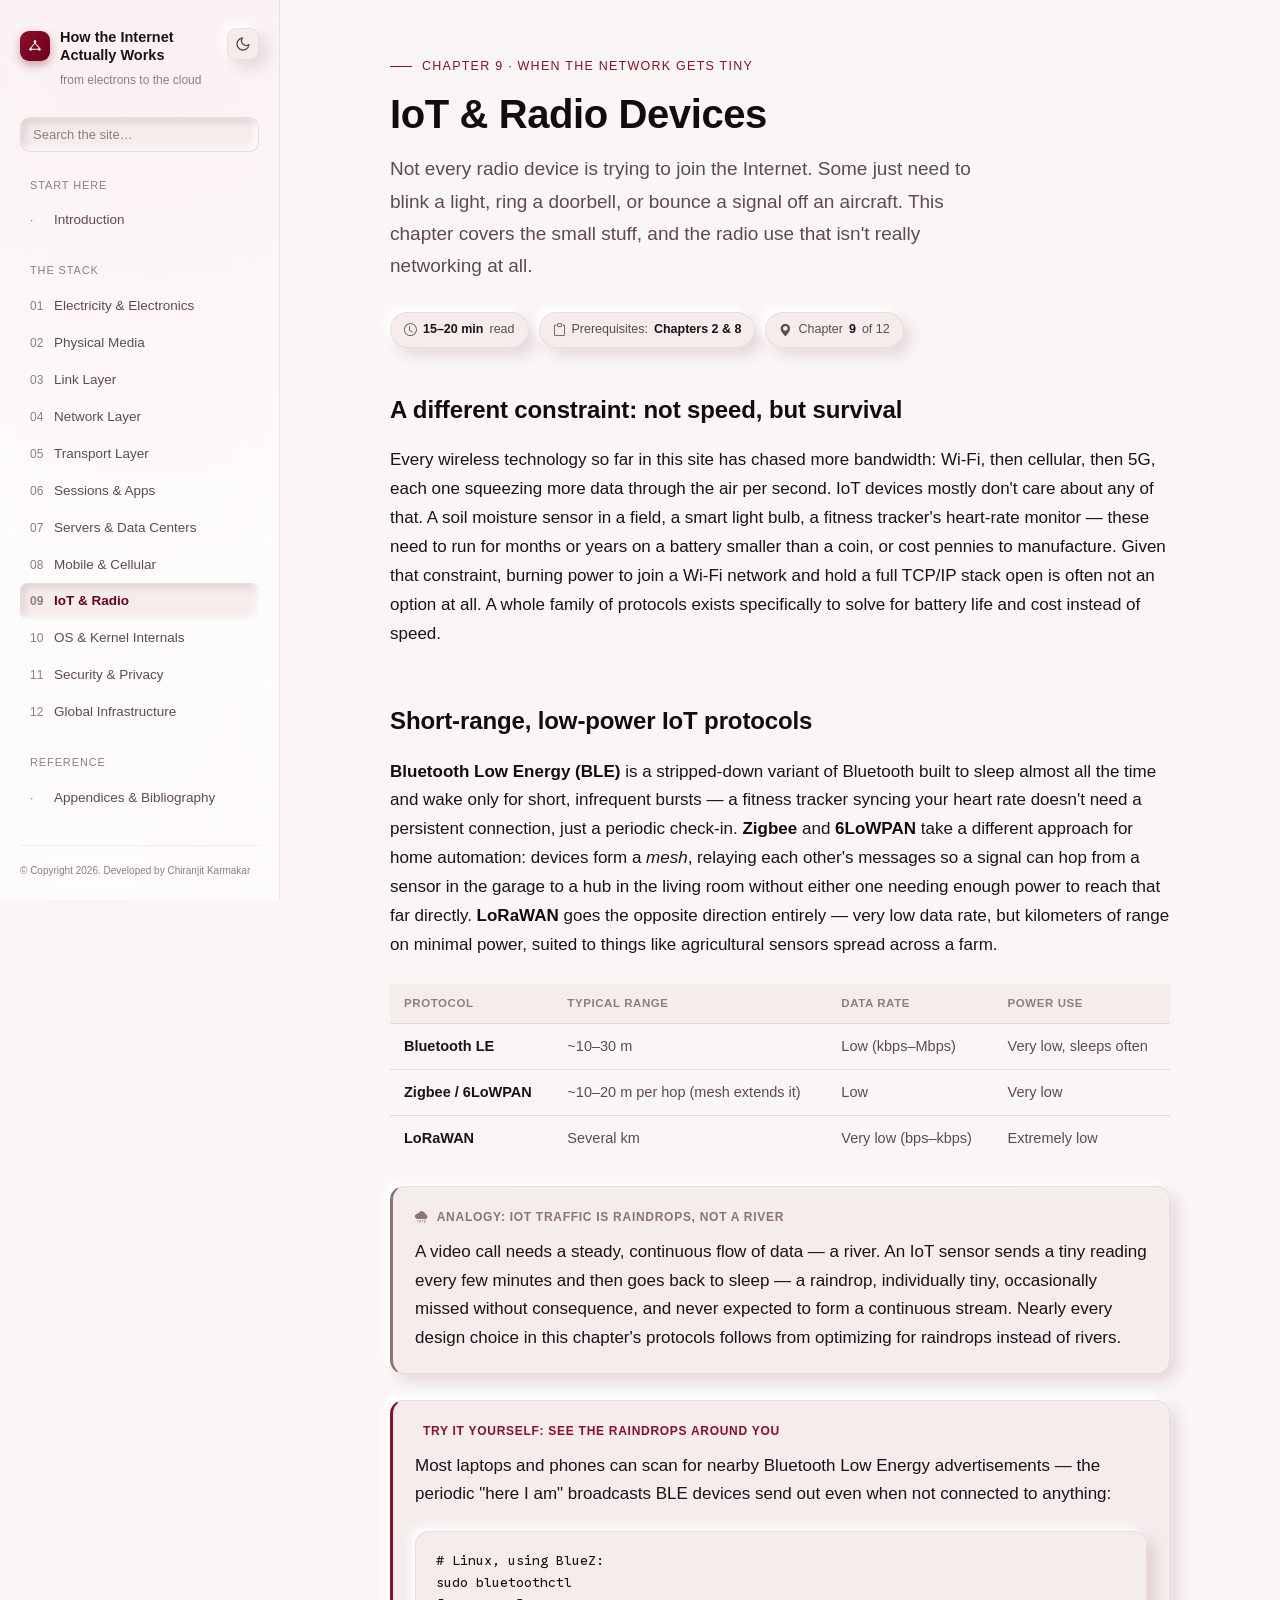
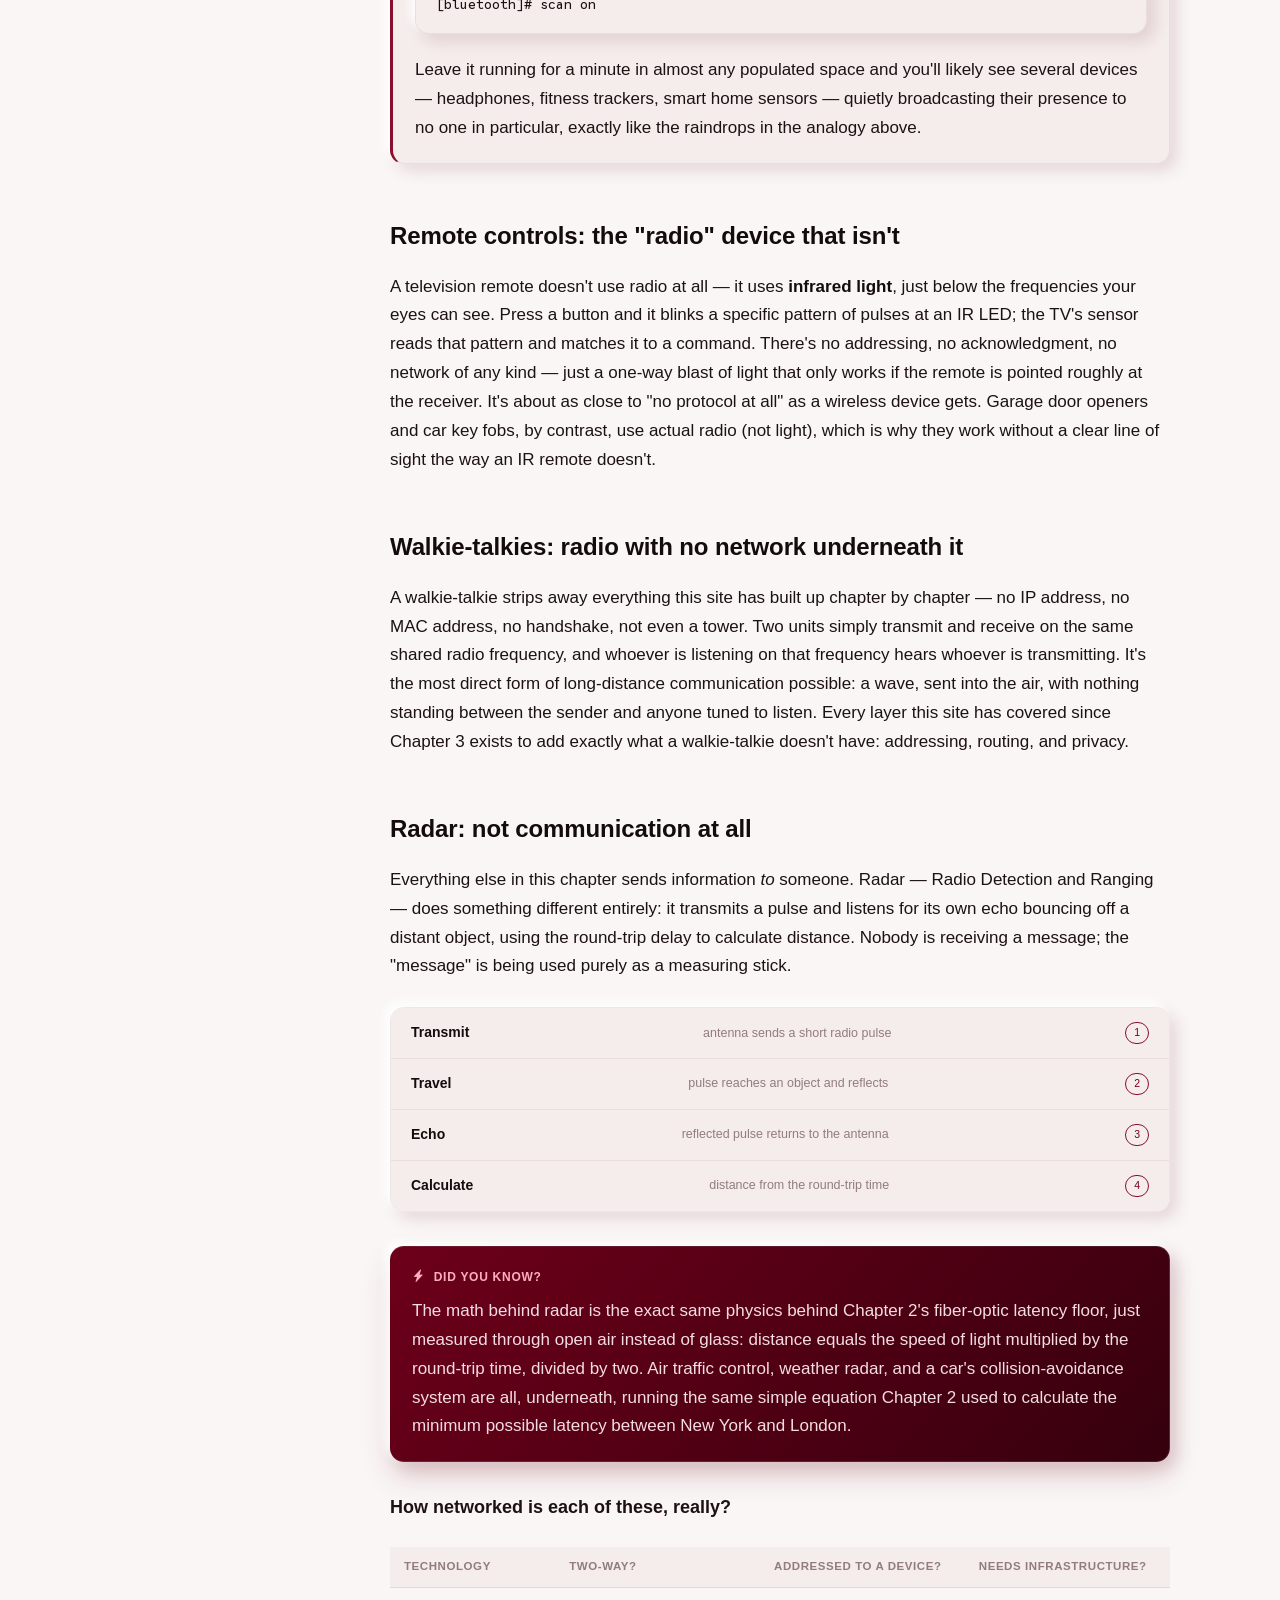
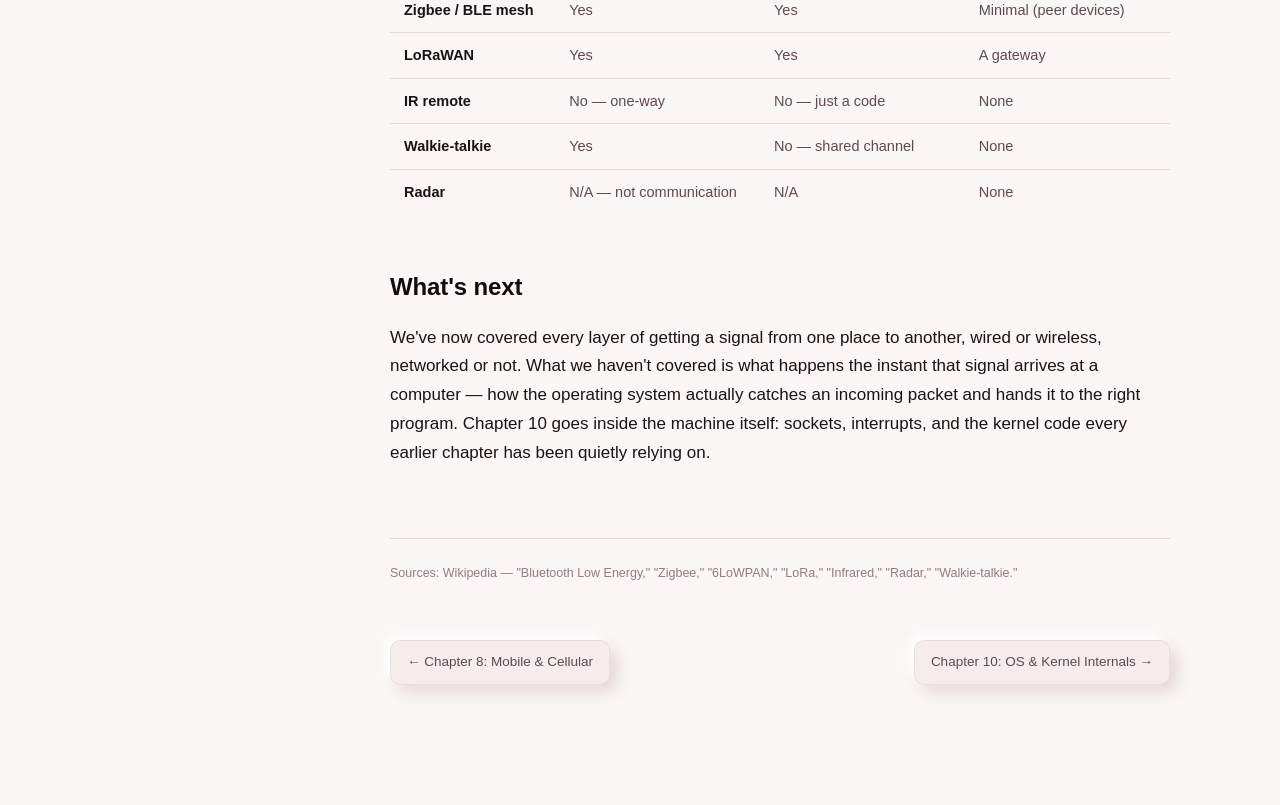
<file: 09-iot-radio.html>
<!DOCTYPE html>
<html lang="en">
<head>
<meta charset="UTF-8">
<meta name="viewport" content="width=device-width, initial-scale=1.0">
<title>Chapter 9: IoT &amp; Radio Devices — How the Internet Actually Works</title>
<link rel="icon" type="image/svg+xml" href="assets/favicon.svg?v=2">
<link rel="stylesheet" href="https://cdn.jsdelivr.net/npm/bootstrap-icons@1.13.1/font/bootstrap-icons.min.css">
<link rel="preconnect" href="https://fonts.googleapis.com">
<link rel="preconnect" href="https://fonts.gstatic.com" crossorigin>
<link href="https://fonts.googleapis.com/css2?family=Google+Sans:wght@400;600;700&family=Google+Sans+Code:wght@400;500&display=swap" rel="stylesheet">
<link rel="stylesheet" href="assets/style.css?v=2">
<script src="assets/theme-init.js?v=2"></script>
</head>
<body>
<div class="shell">

  <!-- Mobile-only top bar -->
  <div class="topbar">
    <span class="mark"><svg viewBox="0 0 24 24" fill="none"><circle cx="12" cy="5.5" r="2" fill="white"/><circle cx="5.5" cy="17" r="2" fill="white"/><circle cx="18.5" cy="17" r="2" fill="white"/><path d="M12 7.5 5.5 15M12 7.5 18.5 15M5.5 17H18.5" stroke="white" stroke-width="1.6" stroke-linecap="round"/></svg></span>
    <span class="name">How the Internet Actually Works</span>
    <button class="theme-toggle" aria-label="Toggle color theme" title="Toggle color theme"><svg class="icon-sun" viewBox="0 0 24 24" fill="none" stroke="currentColor" stroke-width="2" stroke-linecap="round" stroke-linejoin="round"><circle cx="12" cy="12" r="4"/><path d="M12 2v2M12 20v2M4.93 4.93l1.41 1.41M17.66 17.66l1.41 1.41M2 12h2M20 12h2M6.34 17.66l-1.41 1.41M19.07 4.93l-1.41 1.41"/></svg><svg class="icon-moon" viewBox="0 0 24 24" fill="none" stroke="currentColor" stroke-width="2" stroke-linecap="round" stroke-linejoin="round"><path d="M21 12.79A9 9 0 1 1 11.21 3 7 7 0 0 0 21 12.79z"/></svg></button>
    <button class="nav-toggle" aria-label="Toggle navigation"><span class="bar"></span></button>
  </div>
  <div class="sidebar-overlay"></div>

  <!-- Sidebar -->
  <nav class="sidebar">
    <a href="index.html" class="sidebar-brand">
      <span class="mark"><svg viewBox="0 0 24 24" fill="none"><circle cx="12" cy="5.5" r="2" fill="white"/><circle cx="5.5" cy="17" r="2" fill="white"/><circle cx="18.5" cy="17" r="2" fill="white"/><path d="M12 7.5 5.5 15M12 7.5 18.5 15M5.5 17H18.5" stroke="white" stroke-width="1.6" stroke-linecap="round"/></svg></span>
      <span class="name">How the Internet<br>Actually Works</span>
    </a>
    <button class="theme-toggle" aria-label="Toggle color theme" title="Toggle color theme"><svg class="icon-sun" viewBox="0 0 24 24" fill="none" stroke="currentColor" stroke-width="2" stroke-linecap="round" stroke-linejoin="round"><circle cx="12" cy="12" r="4"/><path d="M12 2v2M12 20v2M4.93 4.93l1.41 1.41M17.66 17.66l1.41 1.41M2 12h2M20 12h2M6.34 17.66l-1.41 1.41M19.07 4.93l-1.41 1.41"/></svg><svg class="icon-moon" viewBox="0 0 24 24" fill="none" stroke="currentColor" stroke-width="2" stroke-linecap="round" stroke-linejoin="round"><path d="M21 12.79A9 9 0 1 1 11.21 3 7 7 0 0 0 21 12.79z"/></svg></button>
    <p class="sidebar-tagline">from electrons to the cloud</p>
    <div class="search-box"><label for="site-search" class="sr-only">Search the site</label><input type="text" id="site-search" name="q" class="search-input" placeholder="Search the site…" autocomplete="off" spellcheck="false"><div class="search-results"></div></div>

    <div class="nav-group">
      <p class="nav-group-label">Start Here</p>
      <ul class="nav-list">
        <li><a href="index.html"><span class="num">·</span> Introduction</a></li>
      </ul>
    </div>

    <div class="nav-group">
      <p class="nav-group-label">The Stack</p>
      <ul class="nav-list">
        <li><a href="01-electricity-electronics.html"><span class="num">01</span> Electricity &amp; Electronics</a></li>
        <li><a href="02-physical-media.html"><span class="num">02</span> Physical Media</a></li>
        <li><a href="03-link-layer.html"><span class="num">03</span> Link Layer</a></li>
        <li><a href="04-network-layer.html"><span class="num">04</span> Network Layer</a></li>
        <li><a href="05-transport-layer.html"><span class="num">05</span> Transport Layer</a></li>
        <li><a href="06-sessions-applications.html"><span class="num">06</span> Sessions &amp; Apps</a></li>
        <li><a href="07-servers-data-centers.html"><span class="num">07</span> Servers &amp; Data Centers</a></li>
        <li><a href="08-mobile-cellular.html"><span class="num">08</span> Mobile &amp; Cellular</a></li>
        <li><a href="09-iot-radio.html" class="active"><span class="num">09</span> IoT &amp; Radio</a></li>
        <li><a href="10-os-kernel-internals.html"><span class="num">10</span> OS &amp; Kernel Internals</a></li>
        <li><a href="11-security-privacy.html"><span class="num">11</span> Security &amp; Privacy</a></li>
        <li><a href="12-global-infrastructure.html"><span class="num">12</span> Global Infrastructure</a></li>
      </ul>
    </div>

    <div class="nav-group">
      <p class="nav-group-label">Reference</p>
      <ul class="nav-list">
        <li><a href="appendices.html"><span class="num">·</span> Appendices &amp; Bibliography</a></li>
      </ul>
    </div>
    <p class="sidebar-copyright">© Copyright 2026. Developed by Chiranjit Karmakar</p>
  </nav>

  <!-- Main -->
  <main class="main">
    <div class="content">

      <p class="eyebrow">Chapter 9 · When the Network Gets Tiny</p>
      <h1 class="page-title">IoT &amp; Radio Devices</h1>
      <p class="dek">
        Not every radio device is trying to join the Internet. Some just need
        to blink a light, ring a doorbell, or bounce a signal off an aircraft.
        This chapter covers the small stuff, and the radio use that isn't
        really networking at all.
      </p>

      <div class="meta-row">
        <span class="meta-chip"><i class="bi bi-clock"></i> <b>15–20 min</b> read</span>
        <span class="meta-chip"><i class="bi bi-clipboard"></i> Prerequisites: <b>Chapters 2 &amp; 8</b></span>
        <span class="meta-chip"><i class="bi bi-geo-alt-fill"></i> Chapter <b>9</b> of 12</span>
      </div>

      <h2>A different constraint: not speed, but survival</h2>
      <p>
        Every wireless technology so far in this site has chased more
        bandwidth: Wi-Fi, then cellular, then 5G, each one squeezing more data
        through the air per second. IoT devices mostly don't care about any of
        that. A soil moisture sensor in a field, a smart light bulb, a fitness
        tracker's heart-rate monitor — these need to run for months or years on
        a battery smaller than a coin, or cost pennies to manufacture. Given
        that constraint, burning power to join a Wi-Fi network and hold a
        full TCP/IP stack open is often not an option at all. A whole family of
        protocols exists specifically to solve for battery life and cost
        instead of speed.
      </p>

      <h2>Short-range, low-power IoT protocols</h2>
      <p>
        <strong>Bluetooth Low Energy (BLE)</strong> is a stripped-down variant
        of Bluetooth built to sleep almost all the time and wake only for
        short, infrequent bursts — a fitness tracker syncing your heart rate
        doesn't need a persistent connection, just a periodic check-in.
        <strong>Zigbee</strong> and <strong>6LoWPAN</strong> take a different
        approach for home automation: devices form a <em>mesh</em>, relaying
        each other's messages so a signal can hop from a sensor in the garage
        to a hub in the living room without either one needing enough power to
        reach that far directly. <strong>LoRaWAN</strong> goes the opposite
        direction entirely — very low data rate, but kilometers of range on
        minimal power, suited to things like agricultural sensors spread
        across a farm.
      </p>
      <table>
        <thead>
          <tr><th>Protocol</th><th>Typical range</th><th>Data rate</th><th>Power use</th></tr>
        </thead>
        <tbody>
          <tr><td>Bluetooth LE</td><td>~10–30 m</td><td>Low (kbps–Mbps)</td><td>Very low, sleeps often</td></tr>
          <tr><td>Zigbee / 6LoWPAN</td><td>~10–20 m per hop (mesh extends it)</td><td>Low</td><td>Very low</td></tr>
          <tr><td>LoRaWAN</td><td>Several km</td><td>Very low (bps–kbps)</td><td>Extremely low</td></tr>
        </tbody>
      </table>

      <div class="box analogy">
        <div class="box-label"><i class="bi bi-cloud-rain-fill"></i> Analogy: IoT traffic is raindrops, not a river</div>
        <p>
          A video call needs a steady, continuous flow of data — a river. An
          IoT sensor sends a tiny reading every few minutes and then goes back
          to sleep — a raindrop, individually tiny, occasionally missed without
          consequence, and never expected to form a continuous stream. Nearly
          every design choice in this chapter's protocols follows from
          optimizing for raindrops instead of rivers.
        </p>
      </div>

      <div class="box lab">
        <div class="box-label"><i class="bi bi-flask-fill"></i> Try it yourself: see the raindrops around you</div>
        <p>
          Most laptops and phones can scan for nearby Bluetooth Low Energy
          advertisements — the periodic "here I am" broadcasts BLE devices send
          out even when not connected to anything:
        </p>
        <pre><code># Linux, using BlueZ:
sudo bluetoothctl
[bluetooth]# scan on</code></pre>
        <p>
          Leave it running for a minute in almost any populated space and
          you'll likely see several devices — headphones, fitness trackers,
          smart home sensors — quietly broadcasting their presence to no one
          in particular, exactly like the raindrops in the analogy above.
        </p>
      </div>

      <h2>Remote controls: the "radio" device that isn't</h2>
      <p>
        A television remote doesn't use radio at all — it uses
        <strong>infrared light</strong>, just below the frequencies your eyes
        can see. Press a button and it blinks a specific pattern of pulses at
        an IR LED; the TV's sensor reads that pattern and matches it to a
        command. There's no addressing, no acknowledgment, no network of any
        kind — just a one-way blast of light that only works if the remote is
        pointed roughly at the receiver. It's about as close to "no protocol
        at all" as a wireless device gets. Garage door openers and car key
        fobs, by contrast, use actual radio (not light), which is why they
        work without a clear line of sight the way an IR remote doesn't.
      </p>

      <h2>Walkie-talkies: radio with no network underneath it</h2>
      <p>
        A walkie-talkie strips away everything this site has built up chapter
        by chapter — no IP address, no MAC address, no handshake, not even a
        tower. Two units simply transmit and receive on the same shared radio
        frequency, and whoever is listening on that frequency hears whoever is
        transmitting. It's the most direct form of long-distance communication
        possible: a wave, sent into the air, with nothing standing between the
        sender and anyone tuned to listen. Every layer this site has covered
        since Chapter 3 exists to add exactly what a walkie-talkie doesn't
        have: addressing, routing, and privacy.
      </p>

      <h2>Radar: not communication at all</h2>
      <p>
        Everything else in this chapter sends information <em>to</em> someone.
        Radar — Radio Detection and Ranging — does something different
        entirely: it transmits a pulse and listens for its own echo bouncing
        off a distant object, using the round-trip delay to calculate distance.
        Nobody is receiving a message; the "message" is being used purely as a
        measuring stick.
      </p>
      <ul class="stack">
        <li><span class="layer-name">Transmit</span><span class="layer-desc">antenna sends a short radio pulse</span><span class="layer-tag">1</span></li>
        <li><span class="layer-name">Travel</span><span class="layer-desc">pulse reaches an object and reflects</span><span class="layer-tag">2</span></li>
        <li><span class="layer-name">Echo</span><span class="layer-desc">reflected pulse returns to the antenna</span><span class="layer-tag">3</span></li>
        <li><span class="layer-name">Calculate</span><span class="layer-desc">distance from the round-trip time</span><span class="layer-tag">4</span></li>
      </ul>

      <div class="box fact">
        <div class="box-label"><i class="bi bi-lightning-charge-fill"></i> Did you know?</div>
        <p>
          The math behind radar is the exact same physics behind Chapter 2's
          fiber-optic latency floor, just measured through open air instead of
          glass: distance equals the speed of light multiplied by the
          round-trip time, divided by two. Air traffic control, weather radar,
          and a car's collision-avoidance system are all, underneath, running
          the same simple equation Chapter 2 used to calculate the minimum
          possible latency between New York and London.
        </p>
      </div>

      <h3>How networked is each of these, really?</h3>
      <table>
        <thead>
          <tr><th>Technology</th><th>Two-way?</th><th>Addressed to a device?</th><th>Needs infrastructure?</th></tr>
        </thead>
        <tbody>
          <tr><td>Zigbee / BLE mesh</td><td>Yes</td><td>Yes</td><td>Minimal (peer devices)</td></tr>
          <tr><td>LoRaWAN</td><td>Yes</td><td>Yes</td><td>A gateway</td></tr>
          <tr><td>IR remote</td><td>No — one-way</td><td>No — just a code</td><td>None</td></tr>
          <tr><td>Walkie-talkie</td><td>Yes</td><td>No — shared channel</td><td>None</td></tr>
          <tr><td>Radar</td><td>N/A — not communication</td><td>N/A</td><td>None</td></tr>
        </tbody>
      </table>

      <h2>What's next</h2>
      <p>
        We've now covered every layer of getting a signal from one place to
        another, wired or wireless, networked or not. What we haven't covered
        is what happens the instant that signal arrives at a computer — how the
        operating system actually catches an incoming packet and hands it to
        the right program. Chapter 10 goes inside the machine itself: sockets,
        interrupts, and the kernel code every earlier chapter has been quietly
        relying on.
      </p>

      <footer class="site-footer">
        Sources: Wikipedia — "Bluetooth Low Energy," "Zigbee," "6LoWPAN,"
        "LoRa," "Infrared," "Radar," "Walkie-talkie."
      </footer>

      <div class="pager">
        <a href="08-mobile-cellular.html">← Chapter 8: Mobile &amp; Cellular</a>
        <a href="10-os-kernel-internals.html">Chapter 10: OS &amp; Kernel Internals →</a>
      </div>

    </div>
  </main>
</div>
<div class="reading-progress" aria-hidden="true">
  <svg viewBox="0 0 44 44">
    <circle class="rp-track" cx="22" cy="22" r="19"></circle>
    <circle class="rp-fill" cx="22" cy="22" r="19"></circle>
  </svg>
  <span class="rp-percent">0%</span>
</div>
<script src="assets/nav.js?v=2"></script>
<script src="assets/search-data.js?v=2"></script>
<script src="assets/search.js?v=2"></script>
</body>
</html>
</file>
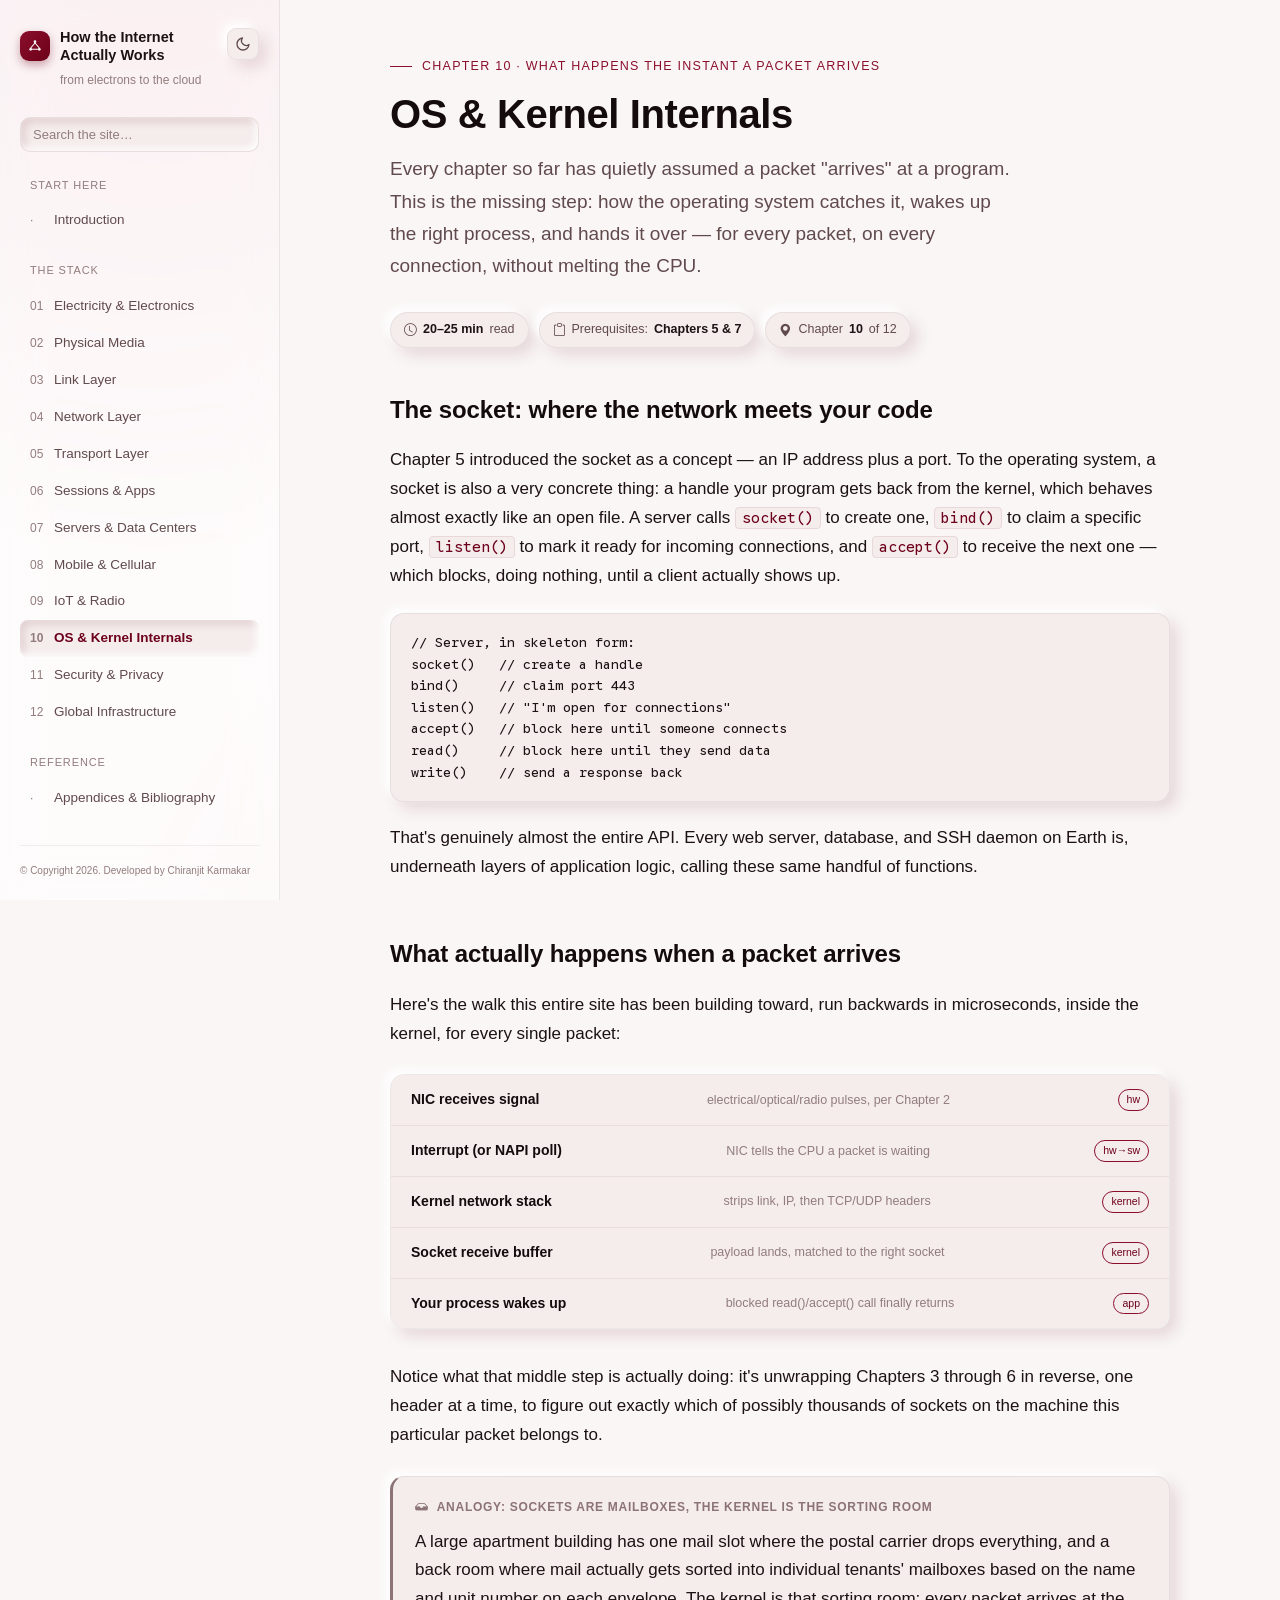
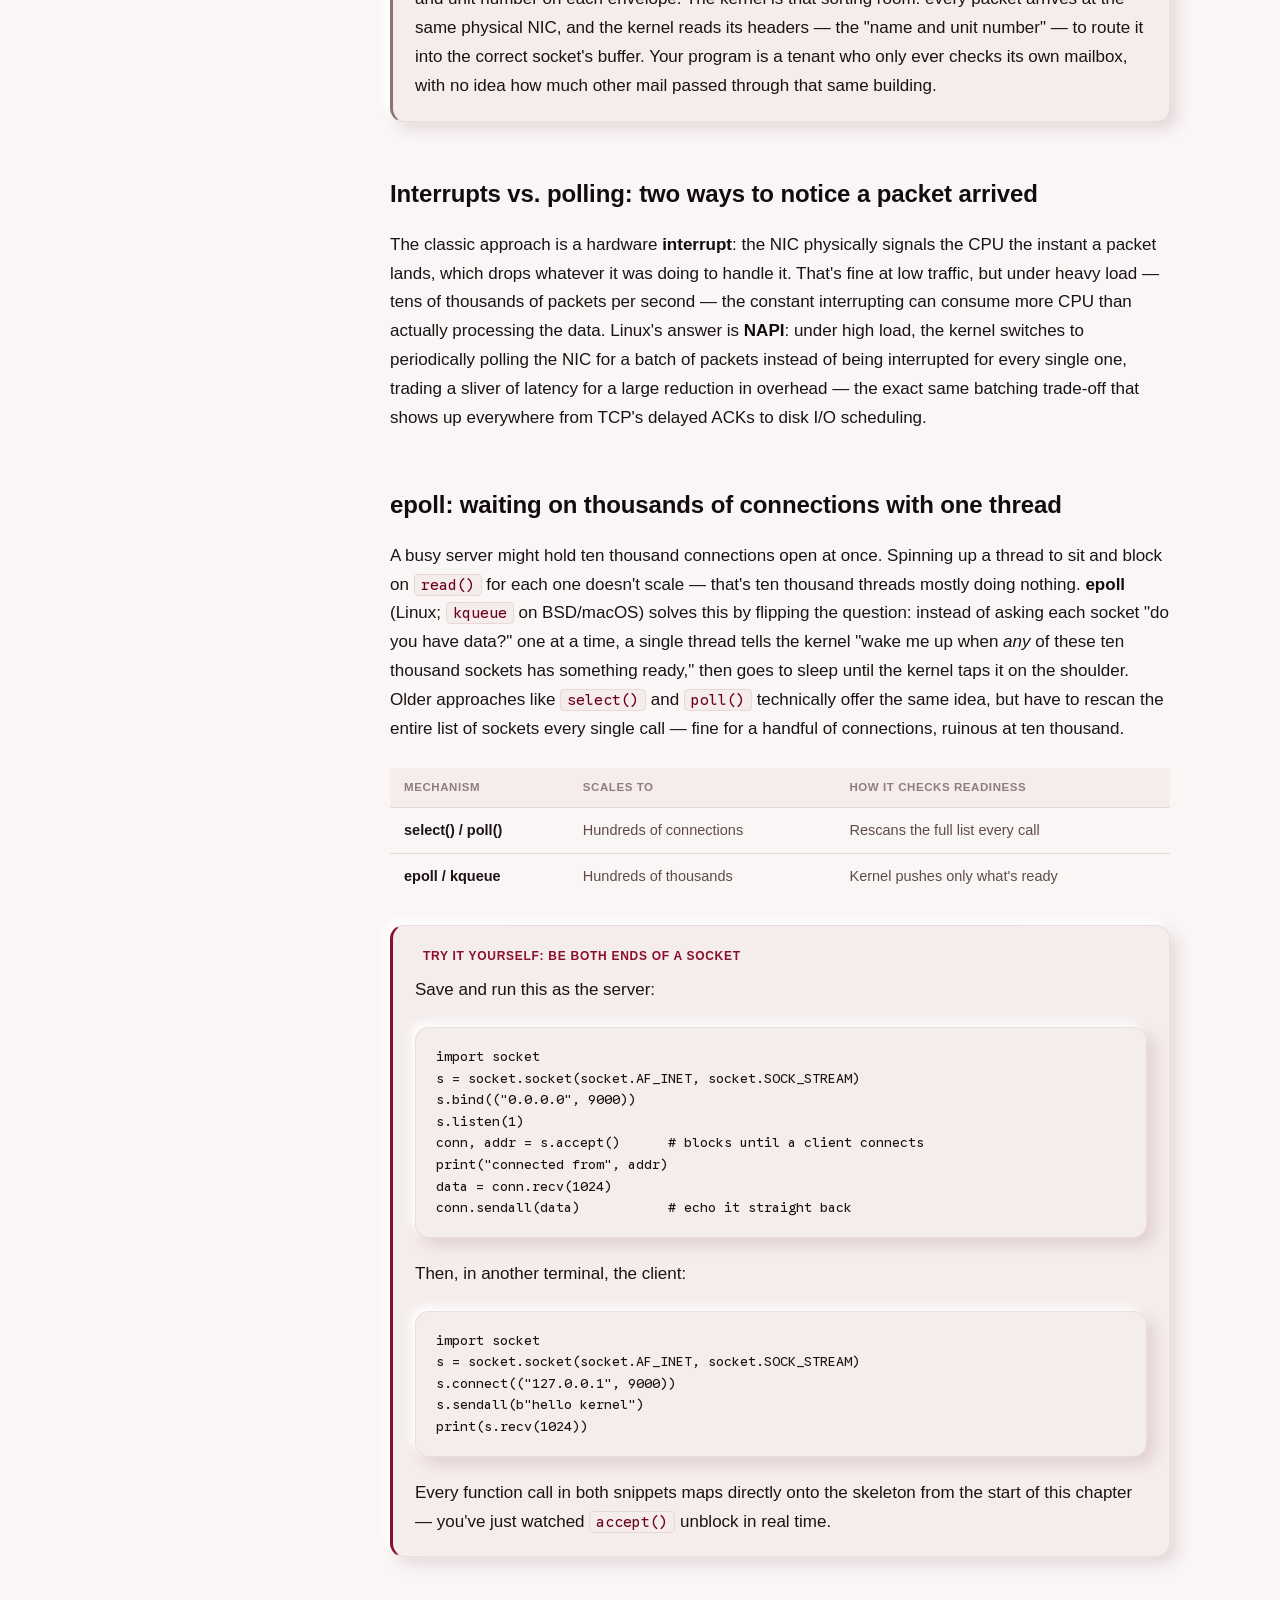
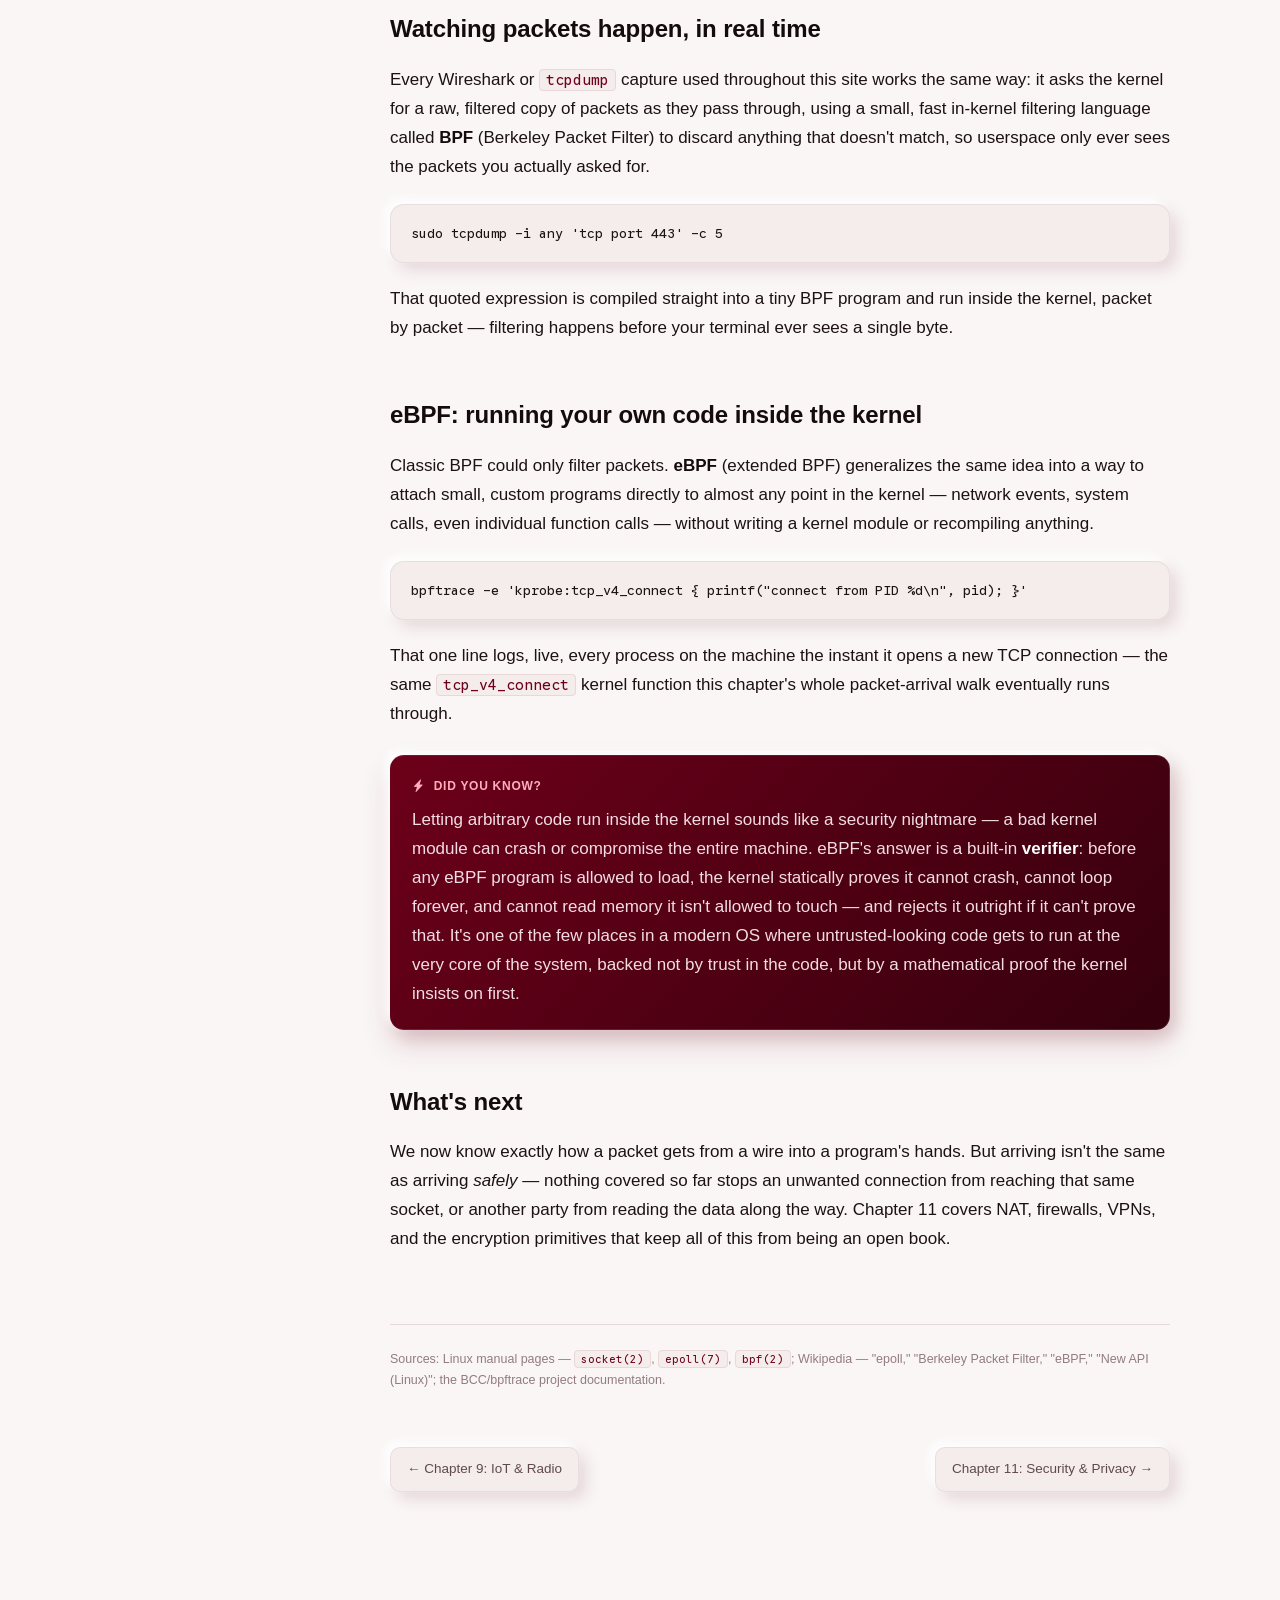
<file: 10-os-kernel-internals.html>
<!DOCTYPE html>
<html lang="en">
<head>
<meta charset="UTF-8">
<meta name="viewport" content="width=device-width, initial-scale=1.0">
<title>Chapter 10: OS &amp; Kernel Internals — How the Internet Actually Works</title>
<link rel="icon" type="image/svg+xml" href="assets/favicon.svg?v=2">
<link rel="stylesheet" href="https://cdn.jsdelivr.net/npm/bootstrap-icons@1.13.1/font/bootstrap-icons.min.css">
<link rel="preconnect" href="https://fonts.googleapis.com">
<link rel="preconnect" href="https://fonts.gstatic.com" crossorigin>
<link href="https://fonts.googleapis.com/css2?family=Google+Sans:wght@400;600;700&family=Google+Sans+Code:wght@400;500&display=swap" rel="stylesheet">
<link rel="stylesheet" href="assets/style.css?v=2">
<script src="assets/theme-init.js?v=2"></script>
</head>
<body>
<div class="shell">

  <!-- Mobile-only top bar -->
  <div class="topbar">
    <span class="mark"><svg viewBox="0 0 24 24" fill="none"><circle cx="12" cy="5.5" r="2" fill="white"/><circle cx="5.5" cy="17" r="2" fill="white"/><circle cx="18.5" cy="17" r="2" fill="white"/><path d="M12 7.5 5.5 15M12 7.5 18.5 15M5.5 17H18.5" stroke="white" stroke-width="1.6" stroke-linecap="round"/></svg></span>
    <span class="name">How the Internet Actually Works</span>
    <button class="theme-toggle" aria-label="Toggle color theme" title="Toggle color theme"><svg class="icon-sun" viewBox="0 0 24 24" fill="none" stroke="currentColor" stroke-width="2" stroke-linecap="round" stroke-linejoin="round"><circle cx="12" cy="12" r="4"/><path d="M12 2v2M12 20v2M4.93 4.93l1.41 1.41M17.66 17.66l1.41 1.41M2 12h2M20 12h2M6.34 17.66l-1.41 1.41M19.07 4.93l-1.41 1.41"/></svg><svg class="icon-moon" viewBox="0 0 24 24" fill="none" stroke="currentColor" stroke-width="2" stroke-linecap="round" stroke-linejoin="round"><path d="M21 12.79A9 9 0 1 1 11.21 3 7 7 0 0 0 21 12.79z"/></svg></button>
    <button class="nav-toggle" aria-label="Toggle navigation"><span class="bar"></span></button>
  </div>
  <div class="sidebar-overlay"></div>

  <!-- Sidebar -->
  <nav class="sidebar">
    <a href="index.html" class="sidebar-brand">
      <span class="mark"><svg viewBox="0 0 24 24" fill="none"><circle cx="12" cy="5.5" r="2" fill="white"/><circle cx="5.5" cy="17" r="2" fill="white"/><circle cx="18.5" cy="17" r="2" fill="white"/><path d="M12 7.5 5.5 15M12 7.5 18.5 15M5.5 17H18.5" stroke="white" stroke-width="1.6" stroke-linecap="round"/></svg></span>
      <span class="name">How the Internet<br>Actually Works</span>
    </a>
    <button class="theme-toggle" aria-label="Toggle color theme" title="Toggle color theme"><svg class="icon-sun" viewBox="0 0 24 24" fill="none" stroke="currentColor" stroke-width="2" stroke-linecap="round" stroke-linejoin="round"><circle cx="12" cy="12" r="4"/><path d="M12 2v2M12 20v2M4.93 4.93l1.41 1.41M17.66 17.66l1.41 1.41M2 12h2M20 12h2M6.34 17.66l-1.41 1.41M19.07 4.93l-1.41 1.41"/></svg><svg class="icon-moon" viewBox="0 0 24 24" fill="none" stroke="currentColor" stroke-width="2" stroke-linecap="round" stroke-linejoin="round"><path d="M21 12.79A9 9 0 1 1 11.21 3 7 7 0 0 0 21 12.79z"/></svg></button>
    <p class="sidebar-tagline">from electrons to the cloud</p>
    <div class="search-box"><label for="site-search" class="sr-only">Search the site</label><input type="text" id="site-search" name="q" class="search-input" placeholder="Search the site…" autocomplete="off" spellcheck="false"><div class="search-results"></div></div>

    <div class="nav-group">
      <p class="nav-group-label">Start Here</p>
      <ul class="nav-list">
        <li><a href="index.html"><span class="num">·</span> Introduction</a></li>
      </ul>
    </div>

    <div class="nav-group">
      <p class="nav-group-label">The Stack</p>
      <ul class="nav-list">
        <li><a href="01-electricity-electronics.html"><span class="num">01</span> Electricity &amp; Electronics</a></li>
        <li><a href="02-physical-media.html"><span class="num">02</span> Physical Media</a></li>
        <li><a href="03-link-layer.html"><span class="num">03</span> Link Layer</a></li>
        <li><a href="04-network-layer.html"><span class="num">04</span> Network Layer</a></li>
        <li><a href="05-transport-layer.html"><span class="num">05</span> Transport Layer</a></li>
        <li><a href="06-sessions-applications.html"><span class="num">06</span> Sessions &amp; Apps</a></li>
        <li><a href="07-servers-data-centers.html"><span class="num">07</span> Servers &amp; Data Centers</a></li>
        <li><a href="08-mobile-cellular.html"><span class="num">08</span> Mobile &amp; Cellular</a></li>
        <li><a href="09-iot-radio.html"><span class="num">09</span> IoT &amp; Radio</a></li>
        <li><a href="10-os-kernel-internals.html" class="active"><span class="num">10</span> OS &amp; Kernel Internals</a></li>
        <li><a href="11-security-privacy.html"><span class="num">11</span> Security &amp; Privacy</a></li>
        <li><a href="12-global-infrastructure.html"><span class="num">12</span> Global Infrastructure</a></li>
      </ul>
    </div>

    <div class="nav-group">
      <p class="nav-group-label">Reference</p>
      <ul class="nav-list">
        <li><a href="appendices.html"><span class="num">·</span> Appendices &amp; Bibliography</a></li>
      </ul>
    </div>
    <p class="sidebar-copyright">© Copyright 2026. Developed by Chiranjit Karmakar</p>
  </nav>

  <!-- Main -->
  <main class="main">
    <div class="content">

      <p class="eyebrow">Chapter 10 · What Happens the Instant a Packet Arrives</p>
      <h1 class="page-title">OS &amp; Kernel Internals</h1>
      <p class="dek">
        Every chapter so far has quietly assumed a packet "arrives" at a
        program. This is the missing step: how the operating system catches
        it, wakes up the right process, and hands it over — for every packet,
        on every connection, without melting the CPU.
      </p>

      <div class="meta-row">
        <span class="meta-chip"><i class="bi bi-clock"></i> <b>20–25 min</b> read</span>
        <span class="meta-chip"><i class="bi bi-clipboard"></i> Prerequisites: <b>Chapters 5 &amp; 7</b></span>
        <span class="meta-chip"><i class="bi bi-geo-alt-fill"></i> Chapter <b>10</b> of 12</span>
      </div>

      <h2>The socket: where the network meets your code</h2>
      <p>
        Chapter 5 introduced the socket as a concept — an IP address plus a
        port. To the operating system, a socket is also a very concrete thing:
        a handle your program gets back from the kernel, which behaves almost
        exactly like an open file. A server calls <code>socket()</code> to
        create one, <code>bind()</code> to claim a specific port,
        <code>listen()</code> to mark it ready for incoming connections, and
        <code>accept()</code> to receive the next one — which blocks,
        doing nothing, until a client actually shows up.
      </p>
      <pre><code>// Server, in skeleton form:
socket()   // create a handle
bind()     // claim port 443
listen()   // "I'm open for connections"
accept()   // block here until someone connects
read()     // block here until they send data
write()    // send a response back</code></pre>
      <p>
        That's genuinely almost the entire API. Every web server, database,
        and SSH daemon on Earth is, underneath layers of application logic,
        calling these same handful of functions.
      </p>

      <h2>What actually happens when a packet arrives</h2>
      <p>
        Here's the walk this entire site has been building toward, run
        backwards in microseconds, inside the kernel, for every single packet:
      </p>
      <ul class="stack">
        <li><span class="layer-name">NIC receives signal</span><span class="layer-desc">electrical/optical/radio pulses, per Chapter 2</span><span class="layer-tag">hw</span></li>
        <li><span class="layer-name">Interrupt (or NAPI poll)</span><span class="layer-desc">NIC tells the CPU a packet is waiting</span><span class="layer-tag">hw→sw</span></li>
        <li><span class="layer-name">Kernel network stack</span><span class="layer-desc">strips link, IP, then TCP/UDP headers</span><span class="layer-tag">kernel</span></li>
        <li><span class="layer-name">Socket receive buffer</span><span class="layer-desc">payload lands, matched to the right socket</span><span class="layer-tag">kernel</span></li>
        <li><span class="layer-name">Your process wakes up</span><span class="layer-desc">blocked read()/accept() call finally returns</span><span class="layer-tag">app</span></li>
      </ul>
      <p>
        Notice what that middle step is actually doing: it's unwrapping
        Chapters 3 through 6 in reverse, one header at a time, to figure out
        exactly which of possibly thousands of sockets on the machine this
        particular packet belongs to.
      </p>

      <div class="box analogy">
        <div class="box-label"><i class="bi bi-inbox-fill"></i> Analogy: sockets are mailboxes, the kernel is the sorting room</div>
        <p>
          A large apartment building has one mail slot where the postal
          carrier drops everything, and a back room where mail actually gets
          sorted into individual tenants' mailboxes based on the name and unit
          number on each envelope. The kernel is that sorting room: every
          packet arrives at the same physical NIC, and the kernel reads its
          headers — the "name and unit number" — to route it into the correct
          socket's buffer. Your program is a tenant who only ever checks its
          own mailbox, with no idea how much other mail passed through that
          same building.
        </p>
      </div>

      <h2>Interrupts vs. polling: two ways to notice a packet arrived</h2>
      <p>
        The classic approach is a hardware <strong>interrupt</strong>: the NIC
        physically signals the CPU the instant a packet lands, which drops
        whatever it was doing to handle it. That's fine at low traffic, but
        under heavy load — tens of thousands of packets per second — the
        constant interrupting can consume more CPU than actually processing
        the data. Linux's answer is <strong>NAPI</strong>: under high load, the
        kernel switches to periodically polling the NIC for a batch of packets
        instead of being interrupted for every single one, trading a sliver of
        latency for a large reduction in overhead — the exact same batching
        trade-off that shows up everywhere from TCP's delayed ACKs to disk I/O
        scheduling.
      </p>

      <h2>epoll: waiting on thousands of connections with one thread</h2>
      <p>
        A busy server might hold ten thousand connections open at once.
        Spinning up a thread to sit and block on <code>read()</code> for each
        one doesn't scale — that's ten thousand threads mostly doing nothing.
        <strong>epoll</strong> (Linux; <code>kqueue</code> on BSD/macOS) solves
        this by flipping the question: instead of asking each socket "do you
        have data?" one at a time, a single thread tells the kernel "wake me
        up when <em>any</em> of these ten thousand sockets has something
        ready," then goes to sleep until the kernel taps it on the shoulder.
        Older approaches like <code>select()</code> and <code>poll()</code>
        technically offer the same idea, but have to rescan the entire list of
        sockets every single call — fine for a handful of connections, ruinous
        at ten thousand.
      </p>
      <table>
        <thead>
          <tr><th>Mechanism</th><th>Scales to</th><th>How it checks readiness</th></tr>
        </thead>
        <tbody>
          <tr><td>select() / poll()</td><td>Hundreds of connections</td><td>Rescans the full list every call</td></tr>
          <tr><td>epoll / kqueue</td><td>Hundreds of thousands</td><td>Kernel pushes only what's ready</td></tr>
        </tbody>
      </table>

      <div class="box lab">
        <div class="box-label"><i class="bi bi-flask-fill"></i> Try it yourself: be both ends of a socket</div>
        <p>Save and run this as the server:</p>
        <pre><code>import socket
s = socket.socket(socket.AF_INET, socket.SOCK_STREAM)
s.bind(("0.0.0.0", 9000))
s.listen(1)
conn, addr = s.accept()      # blocks until a client connects
print("connected from", addr)
data = conn.recv(1024)
conn.sendall(data)           # echo it straight back</code></pre>
        <p>Then, in another terminal, the client:</p>
        <pre><code>import socket
s = socket.socket(socket.AF_INET, socket.SOCK_STREAM)
s.connect(("127.0.0.1", 9000))
s.sendall(b"hello kernel")
print(s.recv(1024))</code></pre>
        <p>
          Every function call in both snippets maps directly onto the skeleton
          from the start of this chapter — you've just watched
          <code>accept()</code> unblock in real time.
        </p>
      </div>

      <h2>Watching packets happen, in real time</h2>
      <p>
        Every Wireshark or <code>tcpdump</code> capture used throughout this
        site works the same way: it asks the kernel for a raw, filtered copy
        of packets as they pass through, using a small, fast in-kernel
        filtering language called <strong>BPF</strong> (Berkeley Packet
        Filter) to discard anything that doesn't match, so userspace only ever
        sees the packets you actually asked for.
      </p>
      <pre><code>sudo tcpdump -i any 'tcp port 443' -c 5</code></pre>
      <p>
        That quoted expression is compiled straight into a tiny BPF program
        and run inside the kernel, packet by packet — filtering happens before
        your terminal ever sees a single byte.
      </p>

      <h2>eBPF: running your own code inside the kernel</h2>
      <p>
        Classic BPF could only filter packets. <strong>eBPF</strong> (extended
        BPF) generalizes the same idea into a way to attach small,
        custom programs directly to almost any point in the kernel — network
        events, system calls, even individual function calls — without
        writing a kernel module or recompiling anything.
      </p>
      <pre><code>bpftrace -e 'kprobe:tcp_v4_connect { printf("connect from PID %d\n", pid); }'</code></pre>
      <p>
        That one line logs, live, every process on the machine the instant it
        opens a new TCP connection — the same <code>tcp_v4_connect</code>
        kernel function this chapter's whole packet-arrival walk eventually
        runs through.
      </p>

      <div class="box fact">
        <div class="box-label"><i class="bi bi-lightning-charge-fill"></i> Did you know?</div>
        <p>
          Letting arbitrary code run inside the kernel sounds like a security
          nightmare — a bad kernel module can crash or compromise the entire
          machine. eBPF's answer is a built-in <strong>verifier</strong>: before
          any eBPF program is allowed to load, the kernel statically proves it
          cannot crash, cannot loop forever, and cannot read memory it isn't
          allowed to touch — and rejects it outright if it can't prove that.
          It's one of the few places in a modern OS where untrusted-looking
          code gets to run at the very core of the system, backed not by trust
          in the code, but by a mathematical proof the kernel insists on
          first.
        </p>
      </div>

      <h2>What's next</h2>
      <p>
        We now know exactly how a packet gets from a wire into a program's
        hands. But arriving isn't the same as arriving <em>safely</em> —
        nothing covered so far stops an unwanted connection from reaching that
        same socket, or another party from reading the data along the way.
        Chapter 11 covers NAT, firewalls, VPNs, and the encryption primitives
        that keep all of this from being an open book.
      </p>

      <footer class="site-footer">
        Sources: Linux manual pages — <code>socket(2)</code>,
        <code>epoll(7)</code>, <code>bpf(2)</code>; Wikipedia — "epoll,"
        "Berkeley Packet Filter," "eBPF," "New API (Linux)"; the BCC/bpftrace
        project documentation.
      </footer>

      <div class="pager">
        <a href="09-iot-radio.html">← Chapter 9: IoT &amp; Radio</a>
        <a href="11-security-privacy.html">Chapter 11: Security &amp; Privacy →</a>
      </div>

    </div>
  </main>
</div>
<div class="reading-progress" aria-hidden="true">
  <svg viewBox="0 0 44 44">
    <circle class="rp-track" cx="22" cy="22" r="19"></circle>
    <circle class="rp-fill" cx="22" cy="22" r="19"></circle>
  </svg>
  <span class="rp-percent">0%</span>
</div>
<script src="assets/nav.js?v=2"></script>
<script src="assets/search-data.js?v=2"></script>
<script src="assets/search.js?v=2"></script>
</body>
</html>
</file>
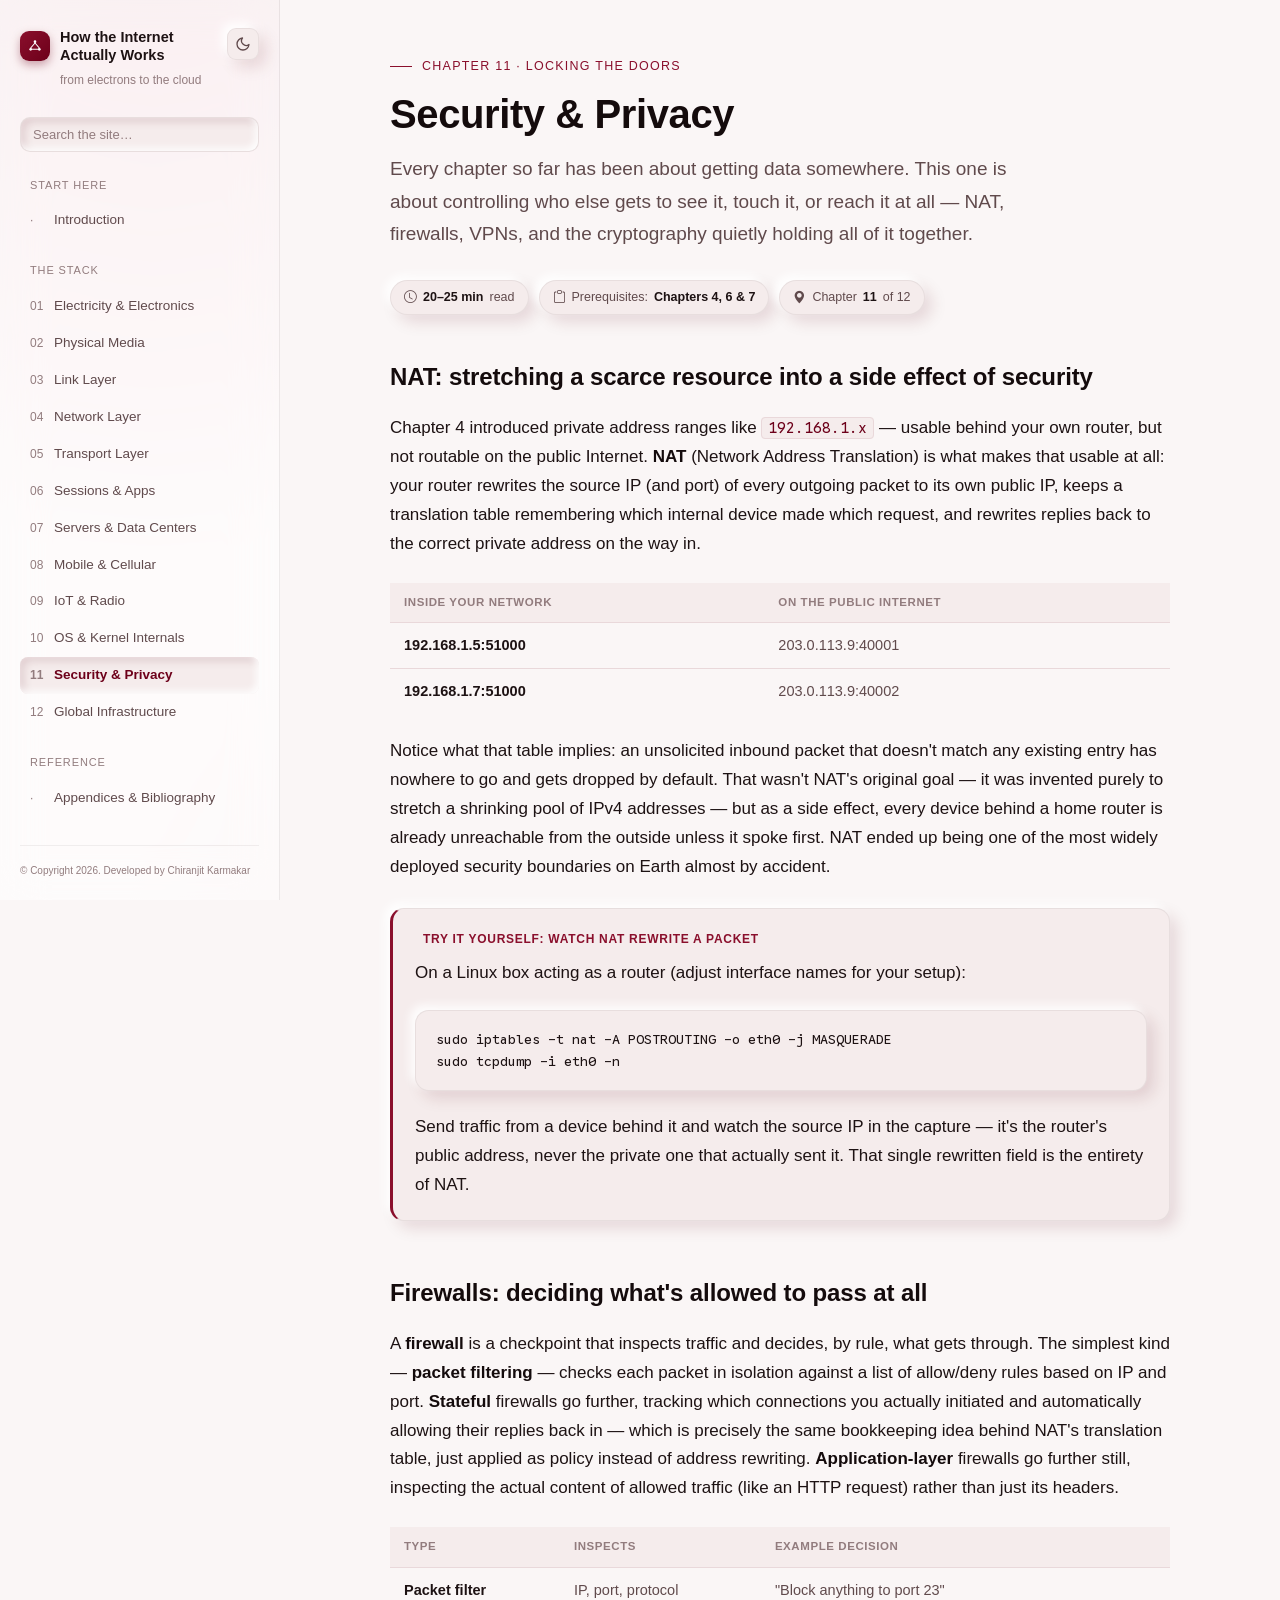
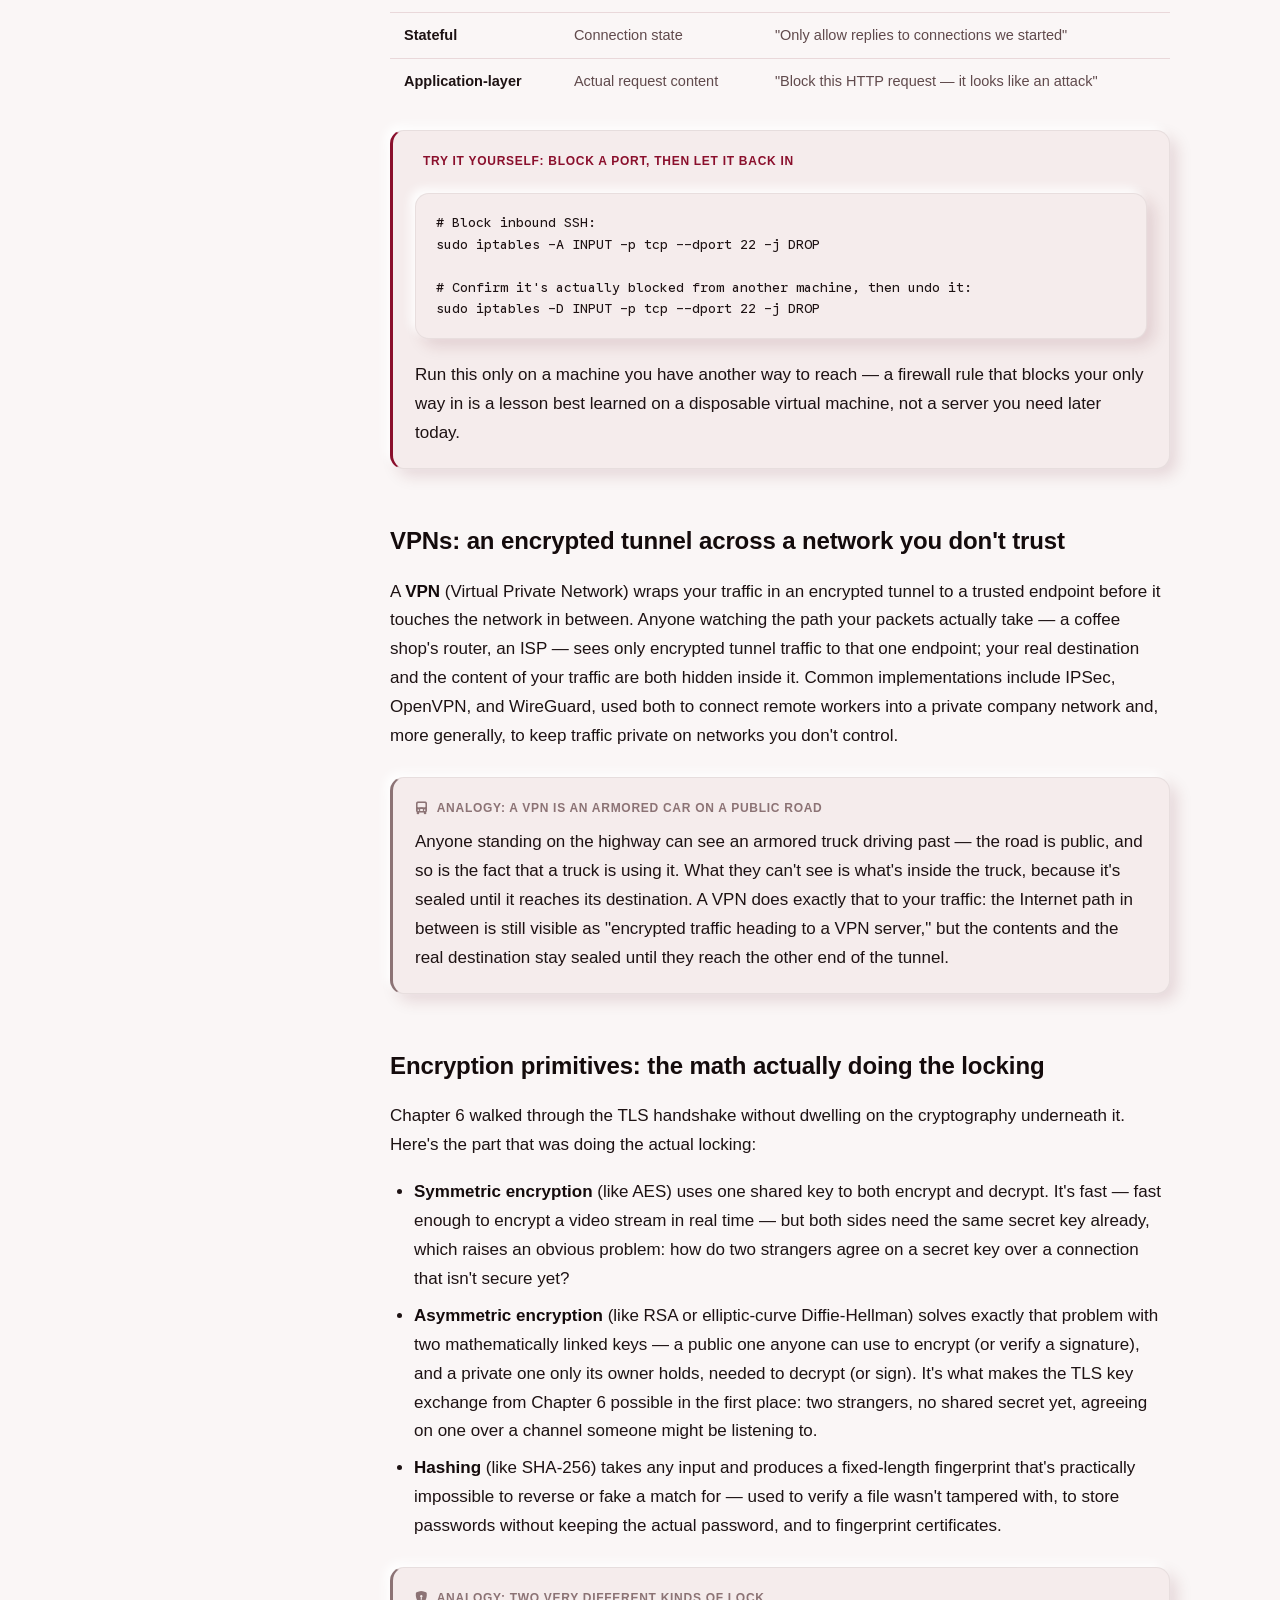
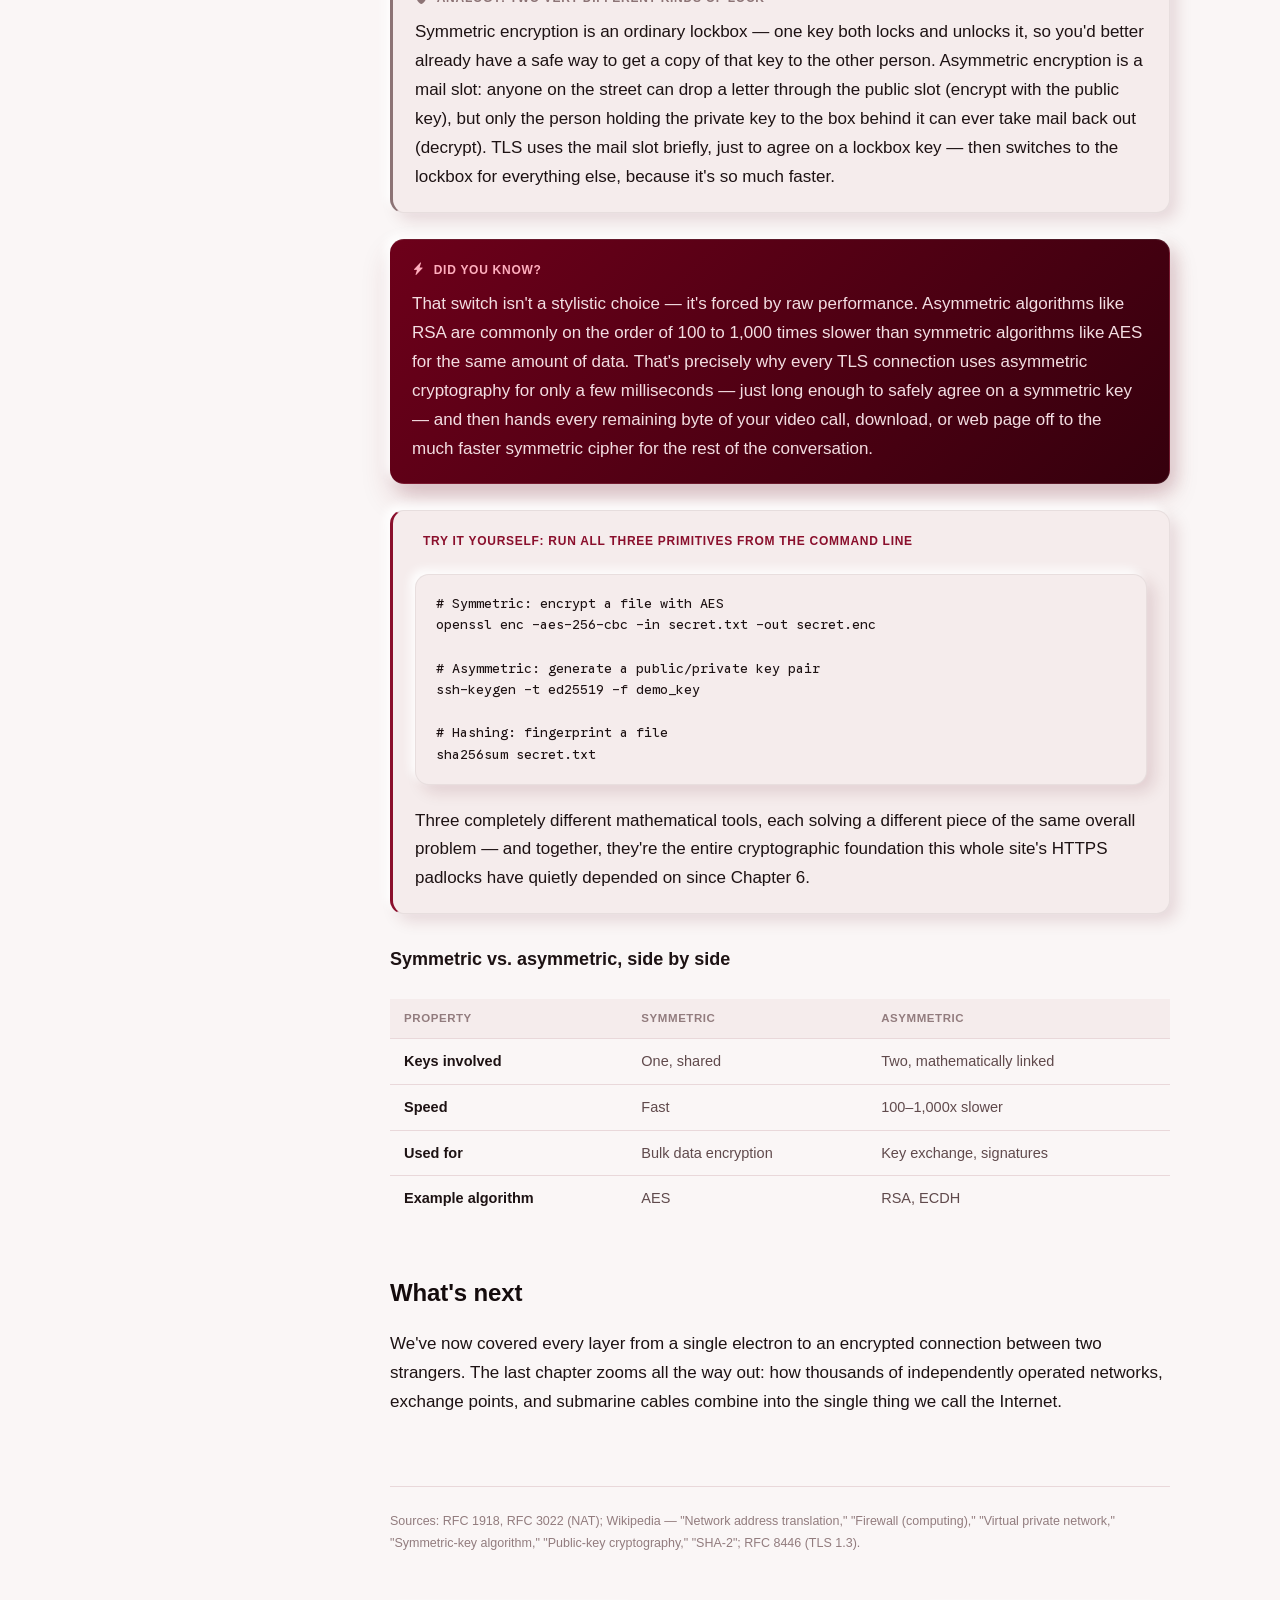
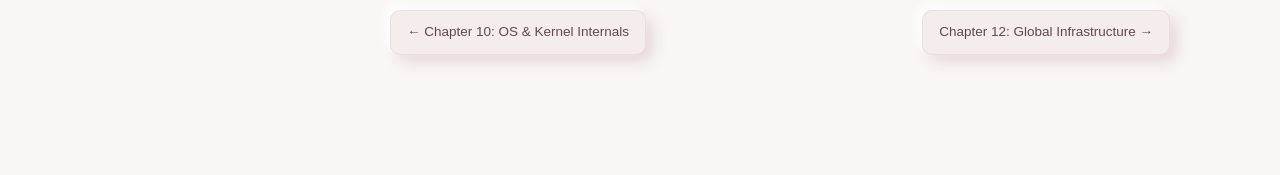
<file: 11-security-privacy.html>
<!DOCTYPE html>
<html lang="en">
<head>
<meta charset="UTF-8">
<meta name="viewport" content="width=device-width, initial-scale=1.0">
<title>Chapter 11: Security &amp; Privacy — How the Internet Actually Works</title>
<link rel="icon" type="image/svg+xml" href="assets/favicon.svg?v=2">
<link rel="stylesheet" href="https://cdn.jsdelivr.net/npm/bootstrap-icons@1.13.1/font/bootstrap-icons.min.css">
<link rel="preconnect" href="https://fonts.googleapis.com">
<link rel="preconnect" href="https://fonts.gstatic.com" crossorigin>
<link href="https://fonts.googleapis.com/css2?family=Google+Sans:wght@400;600;700&family=Google+Sans+Code:wght@400;500&display=swap" rel="stylesheet">
<link rel="stylesheet" href="assets/style.css?v=2">
<script src="assets/theme-init.js?v=2"></script>
</head>
<body>
<div class="shell">

  <!-- Mobile-only top bar -->
  <div class="topbar">
    <span class="mark"><svg viewBox="0 0 24 24" fill="none"><circle cx="12" cy="5.5" r="2" fill="white"/><circle cx="5.5" cy="17" r="2" fill="white"/><circle cx="18.5" cy="17" r="2" fill="white"/><path d="M12 7.5 5.5 15M12 7.5 18.5 15M5.5 17H18.5" stroke="white" stroke-width="1.6" stroke-linecap="round"/></svg></span>
    <span class="name">How the Internet Actually Works</span>
    <button class="theme-toggle" aria-label="Toggle color theme" title="Toggle color theme"><svg class="icon-sun" viewBox="0 0 24 24" fill="none" stroke="currentColor" stroke-width="2" stroke-linecap="round" stroke-linejoin="round"><circle cx="12" cy="12" r="4"/><path d="M12 2v2M12 20v2M4.93 4.93l1.41 1.41M17.66 17.66l1.41 1.41M2 12h2M20 12h2M6.34 17.66l-1.41 1.41M19.07 4.93l-1.41 1.41"/></svg><svg class="icon-moon" viewBox="0 0 24 24" fill="none" stroke="currentColor" stroke-width="2" stroke-linecap="round" stroke-linejoin="round"><path d="M21 12.79A9 9 0 1 1 11.21 3 7 7 0 0 0 21 12.79z"/></svg></button>
    <button class="nav-toggle" aria-label="Toggle navigation"><span class="bar"></span></button>
  </div>
  <div class="sidebar-overlay"></div>

  <!-- Sidebar -->
  <nav class="sidebar">
    <a href="index.html" class="sidebar-brand">
      <span class="mark"><svg viewBox="0 0 24 24" fill="none"><circle cx="12" cy="5.5" r="2" fill="white"/><circle cx="5.5" cy="17" r="2" fill="white"/><circle cx="18.5" cy="17" r="2" fill="white"/><path d="M12 7.5 5.5 15M12 7.5 18.5 15M5.5 17H18.5" stroke="white" stroke-width="1.6" stroke-linecap="round"/></svg></span>
      <span class="name">How the Internet<br>Actually Works</span>
    </a>
    <button class="theme-toggle" aria-label="Toggle color theme" title="Toggle color theme"><svg class="icon-sun" viewBox="0 0 24 24" fill="none" stroke="currentColor" stroke-width="2" stroke-linecap="round" stroke-linejoin="round"><circle cx="12" cy="12" r="4"/><path d="M12 2v2M12 20v2M4.93 4.93l1.41 1.41M17.66 17.66l1.41 1.41M2 12h2M20 12h2M6.34 17.66l-1.41 1.41M19.07 4.93l-1.41 1.41"/></svg><svg class="icon-moon" viewBox="0 0 24 24" fill="none" stroke="currentColor" stroke-width="2" stroke-linecap="round" stroke-linejoin="round"><path d="M21 12.79A9 9 0 1 1 11.21 3 7 7 0 0 0 21 12.79z"/></svg></button>
    <p class="sidebar-tagline">from electrons to the cloud</p>
    <div class="search-box"><label for="site-search" class="sr-only">Search the site</label><input type="text" id="site-search" name="q" class="search-input" placeholder="Search the site…" autocomplete="off" spellcheck="false"><div class="search-results"></div></div>

    <div class="nav-group">
      <p class="nav-group-label">Start Here</p>
      <ul class="nav-list">
        <li><a href="index.html"><span class="num">·</span> Introduction</a></li>
      </ul>
    </div>

    <div class="nav-group">
      <p class="nav-group-label">The Stack</p>
      <ul class="nav-list">
        <li><a href="01-electricity-electronics.html"><span class="num">01</span> Electricity &amp; Electronics</a></li>
        <li><a href="02-physical-media.html"><span class="num">02</span> Physical Media</a></li>
        <li><a href="03-link-layer.html"><span class="num">03</span> Link Layer</a></li>
        <li><a href="04-network-layer.html"><span class="num">04</span> Network Layer</a></li>
        <li><a href="05-transport-layer.html"><span class="num">05</span> Transport Layer</a></li>
        <li><a href="06-sessions-applications.html"><span class="num">06</span> Sessions &amp; Apps</a></li>
        <li><a href="07-servers-data-centers.html"><span class="num">07</span> Servers &amp; Data Centers</a></li>
        <li><a href="08-mobile-cellular.html"><span class="num">08</span> Mobile &amp; Cellular</a></li>
        <li><a href="09-iot-radio.html"><span class="num">09</span> IoT &amp; Radio</a></li>
        <li><a href="10-os-kernel-internals.html"><span class="num">10</span> OS &amp; Kernel Internals</a></li>
        <li><a href="11-security-privacy.html" class="active"><span class="num">11</span> Security &amp; Privacy</a></li>
        <li><a href="12-global-infrastructure.html"><span class="num">12</span> Global Infrastructure</a></li>
      </ul>
    </div>

    <div class="nav-group">
      <p class="nav-group-label">Reference</p>
      <ul class="nav-list">
        <li><a href="appendices.html"><span class="num">·</span> Appendices &amp; Bibliography</a></li>
      </ul>
    </div>
    <p class="sidebar-copyright">© Copyright 2026. Developed by Chiranjit Karmakar</p>
  </nav>

  <!-- Main -->
  <main class="main">
    <div class="content">

      <p class="eyebrow">Chapter 11 · Locking the Doors</p>
      <h1 class="page-title">Security &amp; Privacy</h1>
      <p class="dek">
        Every chapter so far has been about getting data somewhere. This one
        is about controlling who else gets to see it, touch it, or reach it at
        all — NAT, firewalls, VPNs, and the cryptography quietly holding all
        of it together.
      </p>

      <div class="meta-row">
        <span class="meta-chip"><i class="bi bi-clock"></i> <b>20–25 min</b> read</span>
        <span class="meta-chip"><i class="bi bi-clipboard"></i> Prerequisites: <b>Chapters 4, 6 &amp; 7</b></span>
        <span class="meta-chip"><i class="bi bi-geo-alt-fill"></i> Chapter <b>11</b> of 12</span>
      </div>

      <h2>NAT: stretching a scarce resource into a side effect of security</h2>
      <p>
        Chapter 4 introduced private address ranges like <code>192.168.1.x</code>
        — usable behind your own router, but not routable on the public
        Internet. <strong>NAT</strong> (Network Address Translation) is what
        makes that usable at all: your router rewrites the source IP (and
        port) of every outgoing packet to its own public IP, keeps a
        translation table remembering which internal device made which
        request, and rewrites replies back to the correct private address on
        the way in.
      </p>
      <table>
        <thead>
          <tr><th>Inside your network</th><th>On the public Internet</th></tr>
        </thead>
        <tbody>
          <tr><td>192.168.1.5:51000</td><td>203.0.113.9:40001</td></tr>
          <tr><td>192.168.1.7:51000</td><td>203.0.113.9:40002</td></tr>
        </tbody>
      </table>
      <p>
        Notice what that table implies: an unsolicited inbound packet that
        doesn't match any existing entry has nowhere to go and gets dropped by
        default. That wasn't NAT's original goal — it was invented purely to
        stretch a shrinking pool of IPv4 addresses — but as a side effect,
        every device behind a home router is already unreachable from the
        outside unless it spoke first. NAT ended up being one of the most
        widely deployed security boundaries on Earth almost by accident.
      </p>

      <div class="box lab">
        <div class="box-label"><i class="bi bi-flask-fill"></i> Try it yourself: watch NAT rewrite a packet</div>
        <p>On a Linux box acting as a router (adjust interface names for your setup):</p>
        <pre><code>sudo iptables -t nat -A POSTROUTING -o eth0 -j MASQUERADE
sudo tcpdump -i eth0 -n</code></pre>
        <p>
          Send traffic from a device behind it and watch the source IP in the
          capture — it's the router's public address, never the private one
          that actually sent it. That single rewritten field is the entirety
          of NAT.
        </p>
      </div>

      <h2>Firewalls: deciding what's allowed to pass at all</h2>
      <p>
        A <strong>firewall</strong> is a checkpoint that inspects traffic and
        decides, by rule, what gets through. The simplest kind —
        <strong>packet filtering</strong> — checks each packet in isolation
        against a list of allow/deny rules based on IP and port.
        <strong>Stateful</strong> firewalls go further, tracking which
        connections you actually initiated and automatically allowing their
        replies back in — which is precisely the same bookkeeping idea behind
        NAT's translation table, just applied as policy instead of address
        rewriting. <strong>Application-layer</strong> firewalls go further
        still, inspecting the actual content of allowed traffic (like an HTTP
        request) rather than just its headers.
      </p>
      <table>
        <thead>
          <tr><th>Type</th><th>Inspects</th><th>Example decision</th></tr>
        </thead>
        <tbody>
          <tr><td>Packet filter</td><td>IP, port, protocol</td><td>"Block anything to port 23"</td></tr>
          <tr><td>Stateful</td><td>Connection state</td><td>"Only allow replies to connections we started"</td></tr>
          <tr><td>Application-layer</td><td>Actual request content</td><td>"Block this HTTP request — it looks like an attack"</td></tr>
        </tbody>
      </table>

      <div class="box lab">
        <div class="box-label"><i class="bi bi-flask-fill"></i> Try it yourself: block a port, then let it back in</div>
        <pre><code># Block inbound SSH:
sudo iptables -A INPUT -p tcp --dport 22 -j DROP

# Confirm it's actually blocked from another machine, then undo it:
sudo iptables -D INPUT -p tcp --dport 22 -j DROP</code></pre>
        <p>
          Run this only on a machine you have another way to reach — a
          firewall rule that blocks your only way in is a lesson best learned
          on a disposable virtual machine, not a server you need later today.
        </p>
      </div>

      <h2>VPNs: an encrypted tunnel across a network you don't trust</h2>
      <p>
        A <strong>VPN</strong> (Virtual Private Network) wraps your traffic in
        an encrypted tunnel to a trusted endpoint before it touches the
        network in between. Anyone watching the path your packets actually
        take — a coffee shop's router, an ISP — sees only encrypted tunnel
        traffic to that one endpoint; your real destination and the content of
        your traffic are both hidden inside it. Common implementations include
        IPSec, OpenVPN, and WireGuard, used both to connect remote workers
        into a private company network and, more generally, to keep traffic
        private on networks you don't control.
      </p>

      <div class="box analogy">
        <div class="box-label"><i class="bi bi-truck-front-fill"></i> Analogy: a VPN is an armored car on a public road</div>
        <p>
          Anyone standing on the highway can see an armored truck driving past
          — the road is public, and so is the fact that a truck is using it.
          What they can't see is what's inside the truck, because it's sealed
          until it reaches its destination. A VPN does exactly that to your
          traffic: the Internet path in between is still visible as "encrypted
          traffic heading to a VPN server," but the contents and the real
          destination stay sealed until they reach the other end of the
          tunnel.
        </p>
      </div>

      <h2>Encryption primitives: the math actually doing the locking</h2>
      <p>
        Chapter 6 walked through the TLS handshake without dwelling on the
        cryptography underneath it. Here's the part that was doing the actual
        locking:
      </p>
      <ul>
        <li>
          <strong>Symmetric encryption</strong> (like AES) uses one shared key
          to both encrypt and decrypt. It's fast — fast enough to encrypt a
          video stream in real time — but both sides need the same secret key
          already, which raises an obvious problem: how do two strangers agree
          on a secret key over a connection that isn't secure yet?
        </li>
        <li>
          <strong>Asymmetric encryption</strong> (like RSA or elliptic-curve
          Diffie-Hellman) solves exactly that problem with two mathematically
          linked keys — a public one anyone can use to encrypt (or verify a
          signature), and a private one only its owner holds, needed to
          decrypt (or sign). It's what makes the TLS key exchange from
          Chapter 6 possible in the first place: two strangers, no shared
          secret yet, agreeing on one over a channel someone might be
          listening to.
        </li>
        <li>
          <strong>Hashing</strong> (like SHA-256) takes any input and produces
          a fixed-length fingerprint that's practically impossible to reverse
          or fake a match for — used to verify a file wasn't tampered with, to
          store passwords without keeping the actual password, and to
          fingerprint certificates.
        </li>
      </ul>

      <div class="box analogy">
        <div class="box-label"><i class="bi bi-shield-lock-fill"></i> Analogy: two very different kinds of lock</div>
        <p>
          Symmetric encryption is an ordinary lockbox — one key both locks and
          unlocks it, so you'd better already have a safe way to get a copy of
          that key to the other person. Asymmetric encryption is a mail slot:
          anyone on the street can drop a letter through the public slot
          (encrypt with the public key), but only the person holding the
          private key to the box behind it can ever take mail back out
          (decrypt). TLS uses the mail slot briefly, just to agree on a
          lockbox key — then switches to the lockbox for everything else,
          because it's so much faster.
        </p>
      </div>

      <div class="box fact">
        <div class="box-label"><i class="bi bi-lightning-charge-fill"></i> Did you know?</div>
        <p>
          That switch isn't a stylistic choice — it's forced by raw
          performance. Asymmetric algorithms like RSA are commonly on the
          order of 100 to 1,000 times slower than symmetric algorithms like
          AES for the same amount of data. That's precisely why every TLS
          connection uses asymmetric cryptography for only a few milliseconds
          — just long enough to safely agree on a symmetric key — and then
          hands every remaining byte of your video call, download, or web
          page off to the much faster symmetric cipher for the rest of the
          conversation.
        </p>
      </div>

      <div class="box lab">
        <div class="box-label"><i class="bi bi-flask-fill"></i> Try it yourself: run all three primitives from the command line</div>
        <pre><code># Symmetric: encrypt a file with AES
openssl enc -aes-256-cbc -in secret.txt -out secret.enc

# Asymmetric: generate a public/private key pair
ssh-keygen -t ed25519 -f demo_key

# Hashing: fingerprint a file
sha256sum secret.txt</code></pre>
        <p>
          Three completely different mathematical tools, each solving a
          different piece of the same overall problem — and together, they're
          the entire cryptographic foundation this whole site's HTTPS
          padlocks have quietly depended on since Chapter 6.
        </p>
      </div>

      <h3>Symmetric vs. asymmetric, side by side</h3>
      <table>
        <thead>
          <tr><th>Property</th><th>Symmetric</th><th>Asymmetric</th></tr>
        </thead>
        <tbody>
          <tr><td>Keys involved</td><td>One, shared</td><td>Two, mathematically linked</td></tr>
          <tr><td>Speed</td><td>Fast</td><td>100–1,000x slower</td></tr>
          <tr><td>Used for</td><td>Bulk data encryption</td><td>Key exchange, signatures</td></tr>
          <tr><td>Example algorithm</td><td>AES</td><td>RSA, ECDH</td></tr>
        </tbody>
      </table>

      <h2>What's next</h2>
      <p>
        We've now covered every layer from a single electron to an encrypted
        connection between two strangers. The last chapter zooms all the way
        out: how thousands of independently operated networks, exchange
        points, and submarine cables combine into the single thing we call
        the Internet.
      </p>

      <footer class="site-footer">
        Sources: RFC 1918, RFC 3022 (NAT); Wikipedia — "Network address
        translation," "Firewall (computing)," "Virtual private network,"
        "Symmetric-key algorithm," "Public-key cryptography," "SHA-2"; RFC
        8446 (TLS 1.3).
      </footer>

      <div class="pager">
        <a href="10-os-kernel-internals.html">← Chapter 10: OS &amp; Kernel Internals</a>
        <a href="12-global-infrastructure.html">Chapter 12: Global Infrastructure →</a>
      </div>

    </div>
  </main>
</div>
<div class="reading-progress" aria-hidden="true">
  <svg viewBox="0 0 44 44">
    <circle class="rp-track" cx="22" cy="22" r="19"></circle>
    <circle class="rp-fill" cx="22" cy="22" r="19"></circle>
  </svg>
  <span class="rp-percent">0%</span>
</div>
<script src="assets/nav.js?v=2"></script>
<script src="assets/search-data.js?v=2"></script>
<script src="assets/search.js?v=2"></script>
</body>
</html>
</file>
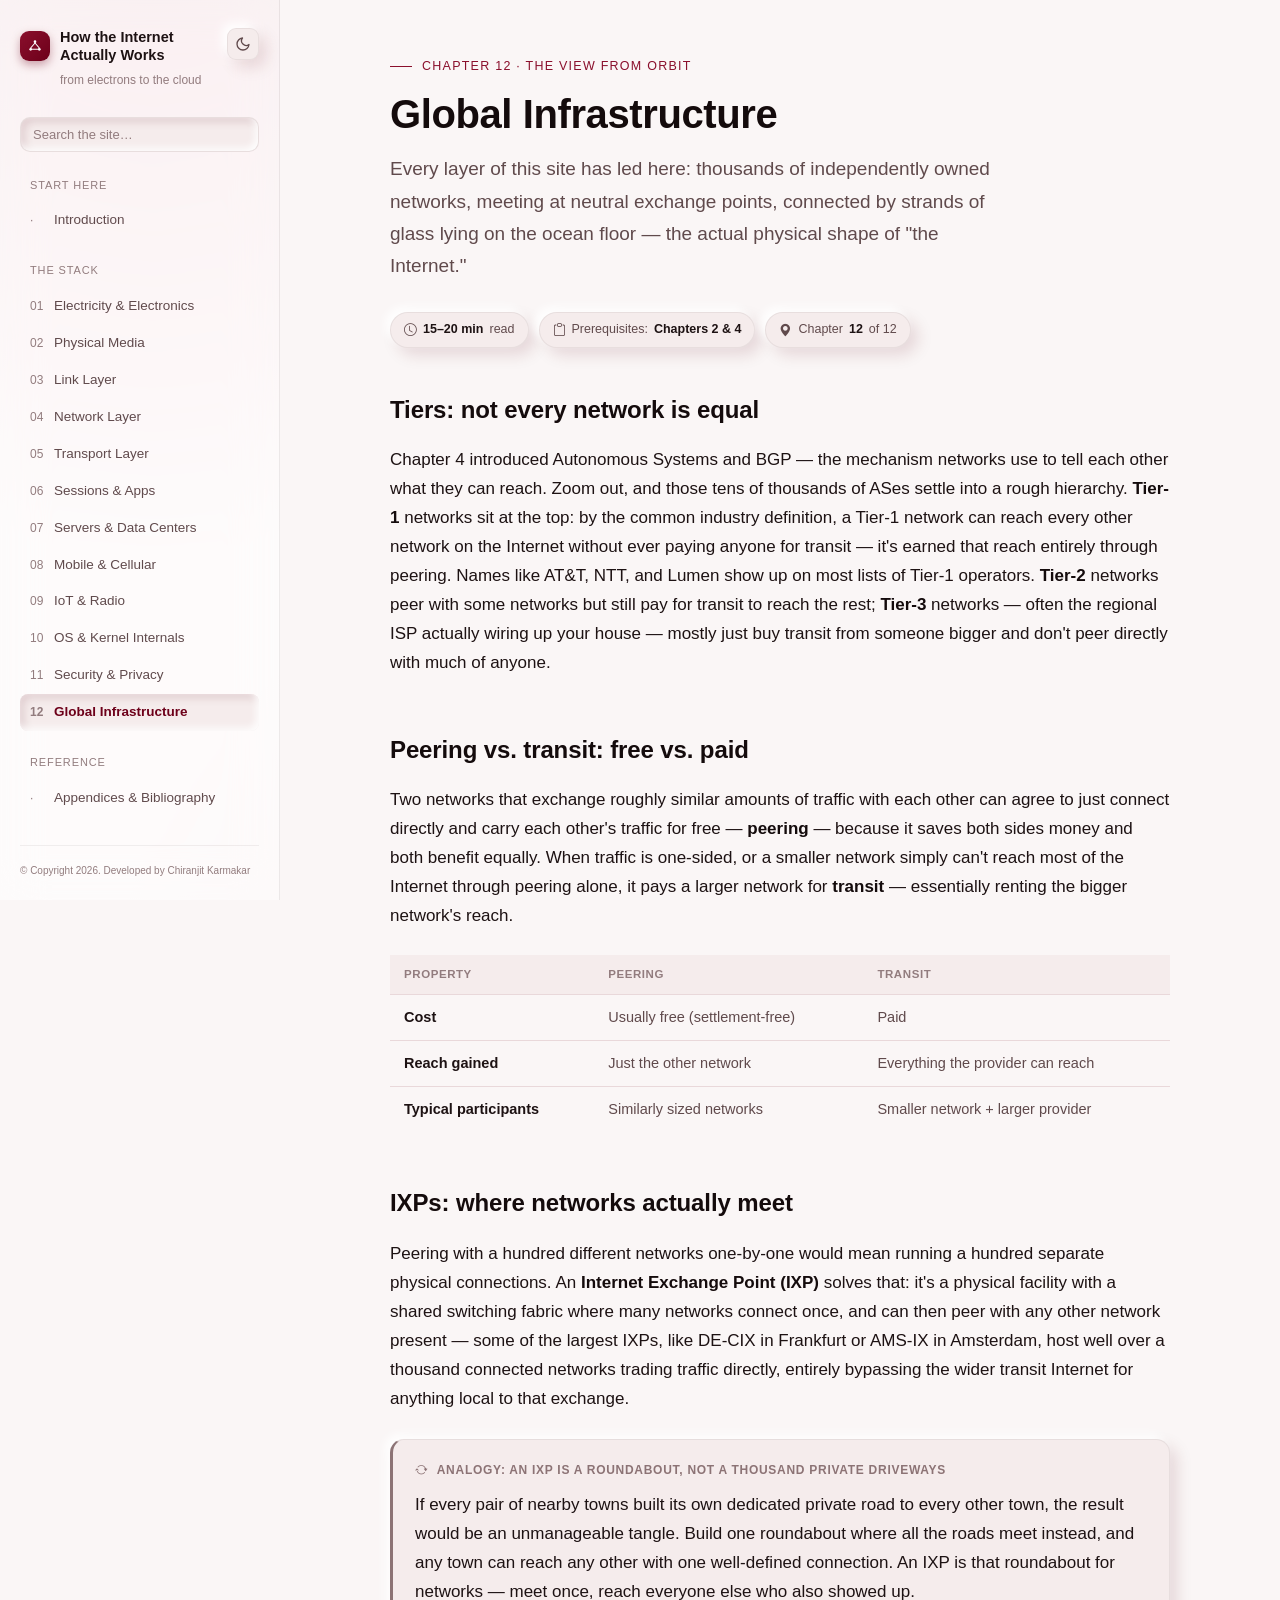
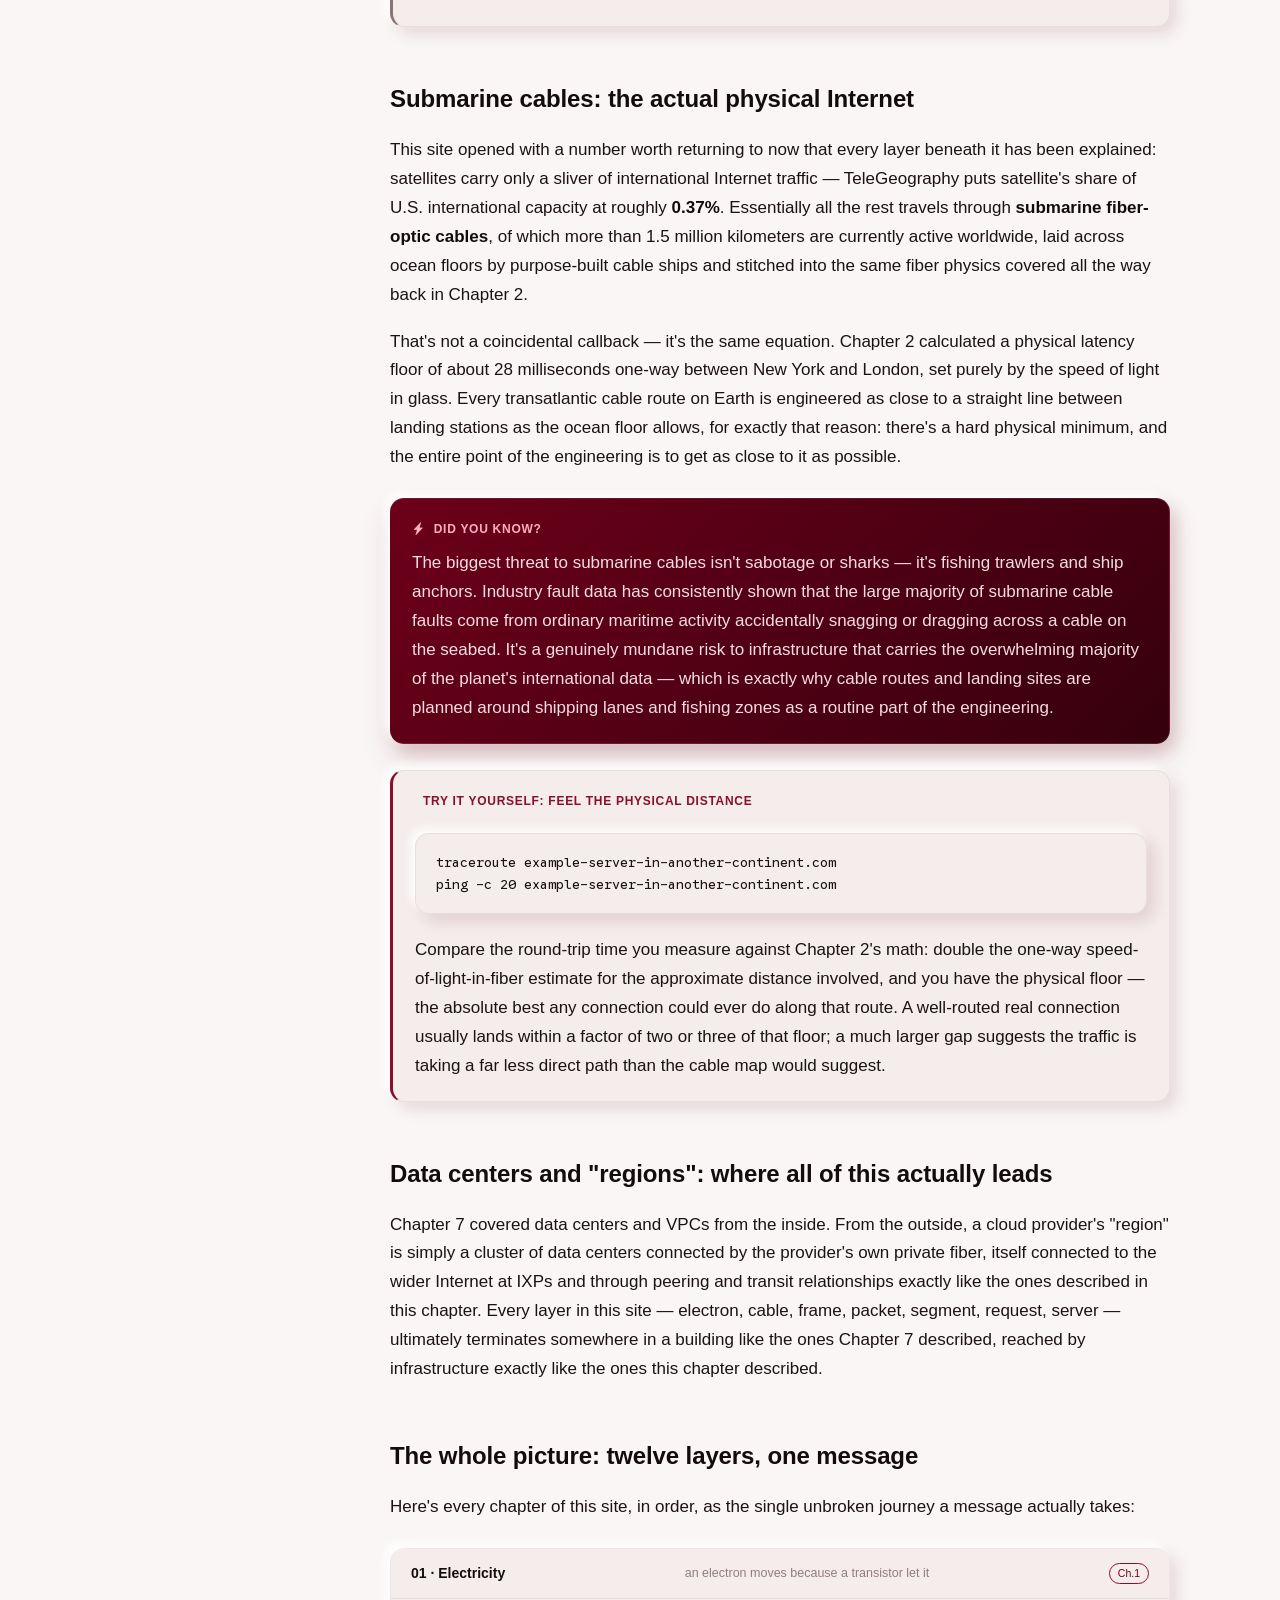
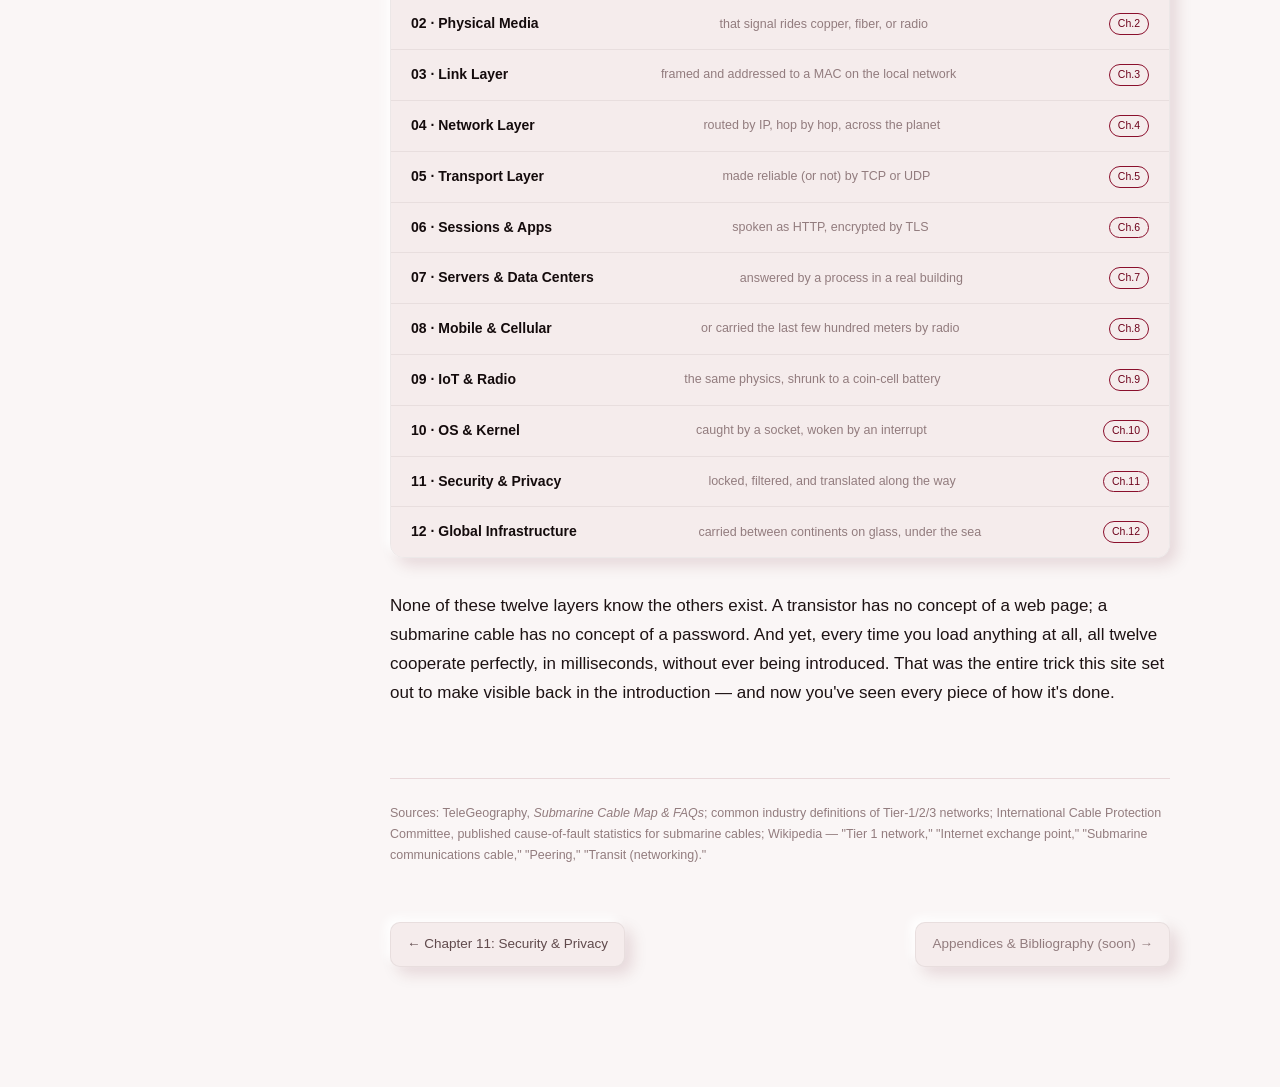
<file: 12-global-infrastructure.html>
<!DOCTYPE html>
<html lang="en">
<head>
<meta charset="UTF-8">
<meta name="viewport" content="width=device-width, initial-scale=1.0">
<title>Chapter 12: Global Infrastructure — How the Internet Actually Works</title>
<link rel="icon" type="image/svg+xml" href="assets/favicon.svg?v=2">
<link rel="stylesheet" href="https://cdn.jsdelivr.net/npm/bootstrap-icons@1.13.1/font/bootstrap-icons.min.css">
<link rel="preconnect" href="https://fonts.googleapis.com">
<link rel="preconnect" href="https://fonts.gstatic.com" crossorigin>
<link href="https://fonts.googleapis.com/css2?family=Google+Sans:wght@400;600;700&family=Google+Sans+Code:wght@400;500&display=swap" rel="stylesheet">
<link rel="stylesheet" href="assets/style.css?v=2">
<script src="assets/theme-init.js?v=2"></script>
</head>
<body>
<div class="shell">

  <!-- Mobile-only top bar -->
  <div class="topbar">
    <span class="mark"><svg viewBox="0 0 24 24" fill="none"><circle cx="12" cy="5.5" r="2" fill="white"/><circle cx="5.5" cy="17" r="2" fill="white"/><circle cx="18.5" cy="17" r="2" fill="white"/><path d="M12 7.5 5.5 15M12 7.5 18.5 15M5.5 17H18.5" stroke="white" stroke-width="1.6" stroke-linecap="round"/></svg></span>
    <span class="name">How the Internet Actually Works</span>
    <button class="theme-toggle" aria-label="Toggle color theme" title="Toggle color theme"><svg class="icon-sun" viewBox="0 0 24 24" fill="none" stroke="currentColor" stroke-width="2" stroke-linecap="round" stroke-linejoin="round"><circle cx="12" cy="12" r="4"/><path d="M12 2v2M12 20v2M4.93 4.93l1.41 1.41M17.66 17.66l1.41 1.41M2 12h2M20 12h2M6.34 17.66l-1.41 1.41M19.07 4.93l-1.41 1.41"/></svg><svg class="icon-moon" viewBox="0 0 24 24" fill="none" stroke="currentColor" stroke-width="2" stroke-linecap="round" stroke-linejoin="round"><path d="M21 12.79A9 9 0 1 1 11.21 3 7 7 0 0 0 21 12.79z"/></svg></button>
    <button class="nav-toggle" aria-label="Toggle navigation"><span class="bar"></span></button>
  </div>
  <div class="sidebar-overlay"></div>

  <!-- Sidebar -->
  <nav class="sidebar">
    <a href="index.html" class="sidebar-brand">
      <span class="mark"><svg viewBox="0 0 24 24" fill="none"><circle cx="12" cy="5.5" r="2" fill="white"/><circle cx="5.5" cy="17" r="2" fill="white"/><circle cx="18.5" cy="17" r="2" fill="white"/><path d="M12 7.5 5.5 15M12 7.5 18.5 15M5.5 17H18.5" stroke="white" stroke-width="1.6" stroke-linecap="round"/></svg></span>
      <span class="name">How the Internet<br>Actually Works</span>
    </a>
    <button class="theme-toggle" aria-label="Toggle color theme" title="Toggle color theme"><svg class="icon-sun" viewBox="0 0 24 24" fill="none" stroke="currentColor" stroke-width="2" stroke-linecap="round" stroke-linejoin="round"><circle cx="12" cy="12" r="4"/><path d="M12 2v2M12 20v2M4.93 4.93l1.41 1.41M17.66 17.66l1.41 1.41M2 12h2M20 12h2M6.34 17.66l-1.41 1.41M19.07 4.93l-1.41 1.41"/></svg><svg class="icon-moon" viewBox="0 0 24 24" fill="none" stroke="currentColor" stroke-width="2" stroke-linecap="round" stroke-linejoin="round"><path d="M21 12.79A9 9 0 1 1 11.21 3 7 7 0 0 0 21 12.79z"/></svg></button>
    <p class="sidebar-tagline">from electrons to the cloud</p>
    <div class="search-box"><label for="site-search" class="sr-only">Search the site</label><input type="text" id="site-search" name="q" class="search-input" placeholder="Search the site…" autocomplete="off" spellcheck="false"><div class="search-results"></div></div>

    <div class="nav-group">
      <p class="nav-group-label">Start Here</p>
      <ul class="nav-list">
        <li><a href="index.html"><span class="num">·</span> Introduction</a></li>
      </ul>
    </div>

    <div class="nav-group">
      <p class="nav-group-label">The Stack</p>
      <ul class="nav-list">
        <li><a href="01-electricity-electronics.html"><span class="num">01</span> Electricity &amp; Electronics</a></li>
        <li><a href="02-physical-media.html"><span class="num">02</span> Physical Media</a></li>
        <li><a href="03-link-layer.html"><span class="num">03</span> Link Layer</a></li>
        <li><a href="04-network-layer.html"><span class="num">04</span> Network Layer</a></li>
        <li><a href="05-transport-layer.html"><span class="num">05</span> Transport Layer</a></li>
        <li><a href="06-sessions-applications.html"><span class="num">06</span> Sessions &amp; Apps</a></li>
        <li><a href="07-servers-data-centers.html"><span class="num">07</span> Servers &amp; Data Centers</a></li>
        <li><a href="08-mobile-cellular.html"><span class="num">08</span> Mobile &amp; Cellular</a></li>
        <li><a href="09-iot-radio.html"><span class="num">09</span> IoT &amp; Radio</a></li>
        <li><a href="10-os-kernel-internals.html"><span class="num">10</span> OS &amp; Kernel Internals</a></li>
        <li><a href="11-security-privacy.html"><span class="num">11</span> Security &amp; Privacy</a></li>
        <li><a href="12-global-infrastructure.html" class="active"><span class="num">12</span> Global Infrastructure</a></li>
      </ul>
    </div>

    <div class="nav-group">
      <p class="nav-group-label">Reference</p>
      <ul class="nav-list">
        <li><a href="appendices.html"><span class="num">·</span> Appendices &amp; Bibliography</a></li>
      </ul>
    </div>
    <p class="sidebar-copyright">© Copyright 2026. Developed by Chiranjit Karmakar</p>
  </nav>

  <!-- Main -->
  <main class="main">
    <div class="content">

      <p class="eyebrow">Chapter 12 · The View From Orbit</p>
      <h1 class="page-title">Global Infrastructure</h1>
      <p class="dek">
        Every layer of this site has led here: thousands of independently
        owned networks, meeting at neutral exchange points, connected by
        strands of glass lying on the ocean floor — the actual physical shape
        of "the Internet."
      </p>

      <div class="meta-row">
        <span class="meta-chip"><i class="bi bi-clock"></i> <b>15–20 min</b> read</span>
        <span class="meta-chip"><i class="bi bi-clipboard"></i> Prerequisites: <b>Chapters 2 &amp; 4</b></span>
        <span class="meta-chip"><i class="bi bi-geo-alt-fill"></i> Chapter <b>12</b> of 12</span>
      </div>

      <h2>Tiers: not every network is equal</h2>
      <p>
        Chapter 4 introduced Autonomous Systems and BGP — the mechanism
        networks use to tell each other what they can reach. Zoom out, and
        those tens of thousands of ASes settle into a rough hierarchy.
        <strong>Tier-1</strong> networks sit at the top: by the common
        industry definition, a Tier-1 network can reach every other network on
        the Internet without ever paying anyone for transit — it's earned
        that reach entirely through peering. Names like AT&amp;T, NTT, and
        Lumen show up on most lists of Tier-1 operators. <strong>Tier-2</strong>
        networks peer with some networks but still pay for transit to reach
        the rest; <strong>Tier-3</strong> networks — often the regional ISP
        actually wiring up your house — mostly just buy transit from someone
        bigger and don't peer directly with much of anyone.
      </p>

      <h2>Peering vs. transit: free vs. paid</h2>
      <p>
        Two networks that exchange roughly similar amounts of traffic with
        each other can agree to just connect directly and carry each other's
        traffic for free — <strong>peering</strong> — because it saves both
        sides money and both benefit equally. When traffic is one-sided, or a
        smaller network simply can't reach most of the Internet through
        peering alone, it pays a larger network for <strong>transit</strong> —
        essentially renting the bigger network's reach.
      </p>
      <table>
        <thead>
          <tr><th>Property</th><th>Peering</th><th>Transit</th></tr>
        </thead>
        <tbody>
          <tr><td>Cost</td><td>Usually free (settlement-free)</td><td>Paid</td></tr>
          <tr><td>Reach gained</td><td>Just the other network</td><td>Everything the provider can reach</td></tr>
          <tr><td>Typical participants</td><td>Similarly sized networks</td><td>Smaller network + larger provider</td></tr>
        </tbody>
      </table>

      <h2>IXPs: where networks actually meet</h2>
      <p>
        Peering with a hundred different networks one-by-one would mean
        running a hundred separate physical connections. An <strong>Internet
        Exchange Point (IXP)</strong> solves that: it's a physical facility
        with a shared switching fabric where many networks connect once, and
        can then peer with any other network present — some of the largest
        IXPs, like DE-CIX in Frankfurt or AMS-IX in Amsterdam, host well over
        a thousand connected networks trading traffic directly, entirely
        bypassing the wider transit Internet for anything local to that
        exchange.
      </p>

      <div class="box analogy">
        <div class="box-label"><i class="bi bi-arrow-repeat"></i> Analogy: an IXP is a roundabout, not a thousand private driveways</div>
        <p>
          If every pair of nearby towns built its own dedicated private road
          to every other town, the result would be an unmanageable tangle.
          Build one roundabout where all the roads meet instead, and any town
          can reach any other with one well-defined connection. An IXP is
          that roundabout for networks — meet once, reach everyone else who
          also showed up.
        </p>
      </div>

      <h2>Submarine cables: the actual physical Internet</h2>
      <p>
        This site opened with a number worth returning to now that every
        layer beneath it has been explained: satellites carry only a sliver
        of international Internet traffic — TeleGeography puts satellite's
        share of U.S. international capacity at roughly <strong>0.37%</strong>.
        Essentially all the rest travels through <strong>submarine fiber-optic
        cables</strong>, of which more than 1.5 million kilometers are
        currently active worldwide, laid across ocean floors by purpose-built
        cable ships and stitched into the same fiber physics covered all the
        way back in Chapter 2.
      </p>
      <p>
        That's not a coincidental callback — it's the same equation.
        Chapter 2 calculated a physical latency floor of about 28 milliseconds
        one-way between New York and London, set purely by the speed of light
        in glass. Every transatlantic cable route on Earth is engineered as
        close to a straight line between landing stations as the ocean floor
        allows, for exactly that reason: there's a hard physical minimum, and
        the entire point of the engineering is to get as close to it as
        possible.
      </p>

      <div class="box fact">
        <div class="box-label"><i class="bi bi-lightning-charge-fill"></i> Did you know?</div>
        <p>
          The biggest threat to submarine cables isn't sabotage or sharks —
          it's fishing trawlers and ship anchors. Industry fault data has
          consistently shown that the large majority of submarine cable
          faults come from ordinary maritime activity accidentally snagging
          or dragging across a cable on the seabed. It's a genuinely mundane
          risk to infrastructure that carries the overwhelming majority of
          the planet's international data — which is exactly why cable routes
          and landing sites are planned around shipping lanes and fishing
          zones as a routine part of the engineering.
        </p>
      </div>

      <div class="box lab">
        <div class="box-label"><i class="bi bi-flask-fill"></i> Try it yourself: feel the physical distance</div>
        <pre><code>traceroute example-server-in-another-continent.com
ping -c 20 example-server-in-another-continent.com</code></pre>
        <p>
          Compare the round-trip time you measure against Chapter 2's math:
          double the one-way speed-of-light-in-fiber estimate for the
          approximate distance involved, and you have the physical floor —
          the absolute best any connection could ever do along that route. A
          well-routed real connection usually lands within a factor of two or
          three of that floor; a much larger gap suggests the traffic is
          taking a far less direct path than the cable map would suggest.
        </p>
      </div>

      <h2>Data centers and "regions": where all of this actually leads</h2>
      <p>
        Chapter 7 covered data centers and VPCs from the inside. From the
        outside, a cloud provider's "region" is simply a cluster of data
        centers connected by the provider's own private fiber, itself
        connected to the wider Internet at IXPs and through peering and
        transit relationships exactly like the ones described in this
        chapter. Every layer in this site — electron, cable, frame, packet,
        segment, request, server — ultimately terminates somewhere in a
        building like the ones Chapter 7 described, reached by infrastructure
        exactly like the ones this chapter described.
      </p>

      <h2>The whole picture: twelve layers, one message</h2>
      <p>
        Here's every chapter of this site, in order, as the single unbroken
        journey a message actually takes:
      </p>
      <ul class="stack">
        <li><span class="layer-name">01 · Electricity</span><span class="layer-desc">an electron moves because a transistor let it</span><span class="layer-tag">Ch.1</span></li>
        <li><span class="layer-name">02 · Physical Media</span><span class="layer-desc">that signal rides copper, fiber, or radio</span><span class="layer-tag">Ch.2</span></li>
        <li><span class="layer-name">03 · Link Layer</span><span class="layer-desc">framed and addressed to a MAC on the local network</span><span class="layer-tag">Ch.3</span></li>
        <li><span class="layer-name">04 · Network Layer</span><span class="layer-desc">routed by IP, hop by hop, across the planet</span><span class="layer-tag">Ch.4</span></li>
        <li><span class="layer-name">05 · Transport Layer</span><span class="layer-desc">made reliable (or not) by TCP or UDP</span><span class="layer-tag">Ch.5</span></li>
        <li><span class="layer-name">06 · Sessions &amp; Apps</span><span class="layer-desc">spoken as HTTP, encrypted by TLS</span><span class="layer-tag">Ch.6</span></li>
        <li><span class="layer-name">07 · Servers &amp; Data Centers</span><span class="layer-desc">answered by a process in a real building</span><span class="layer-tag">Ch.7</span></li>
        <li><span class="layer-name">08 · Mobile &amp; Cellular</span><span class="layer-desc">or carried the last few hundred meters by radio</span><span class="layer-tag">Ch.8</span></li>
        <li><span class="layer-name">09 · IoT &amp; Radio</span><span class="layer-desc">the same physics, shrunk to a coin-cell battery</span><span class="layer-tag">Ch.9</span></li>
        <li><span class="layer-name">10 · OS &amp; Kernel</span><span class="layer-desc">caught by a socket, woken by an interrupt</span><span class="layer-tag">Ch.10</span></li>
        <li><span class="layer-name">11 · Security &amp; Privacy</span><span class="layer-desc">locked, filtered, and translated along the way</span><span class="layer-tag">Ch.11</span></li>
        <li><span class="layer-name">12 · Global Infrastructure</span><span class="layer-desc">carried between continents on glass, under the sea</span><span class="layer-tag">Ch.12</span></li>
      </ul>
      <p>
        None of these twelve layers know the others exist. A transistor has
        no concept of a web page; a submarine cable has no concept of a
        password. And yet, every time you load anything at all, all twelve
        cooperate perfectly, in milliseconds, without ever being introduced.
        That was the entire trick this site set out to make visible back in
        the introduction — and now you've seen every piece of how it's done.
      </p>

      <footer class="site-footer">
        Sources: TeleGeography, <em>Submarine Cable Map &amp; FAQs</em>;
        common industry definitions of Tier-1/2/3 networks; International
        Cable Protection Committee, published cause-of-fault statistics for
        submarine cables; Wikipedia — "Tier 1 network," "Internet exchange
        point," "Submarine communications cable," "Peering," "Transit
        (networking)."
      </footer>

      <div class="pager">
        <a href="11-security-privacy.html">← Chapter 11: Security &amp; Privacy</a>
        <a href="#" class="locked">Appendices &amp; Bibliography (soon) →</a>
      </div>

    </div>
  </main>
</div>
<div class="reading-progress" aria-hidden="true">
  <svg viewBox="0 0 44 44">
    <circle class="rp-track" cx="22" cy="22" r="19"></circle>
    <circle class="rp-fill" cx="22" cy="22" r="19"></circle>
  </svg>
  <span class="rp-percent">0%</span>
</div>
<script src="assets/nav.js?v=2"></script>
<script src="assets/search-data.js?v=2"></script>
<script src="assets/search.js?v=2"></script>
</body>
</html>
</file>
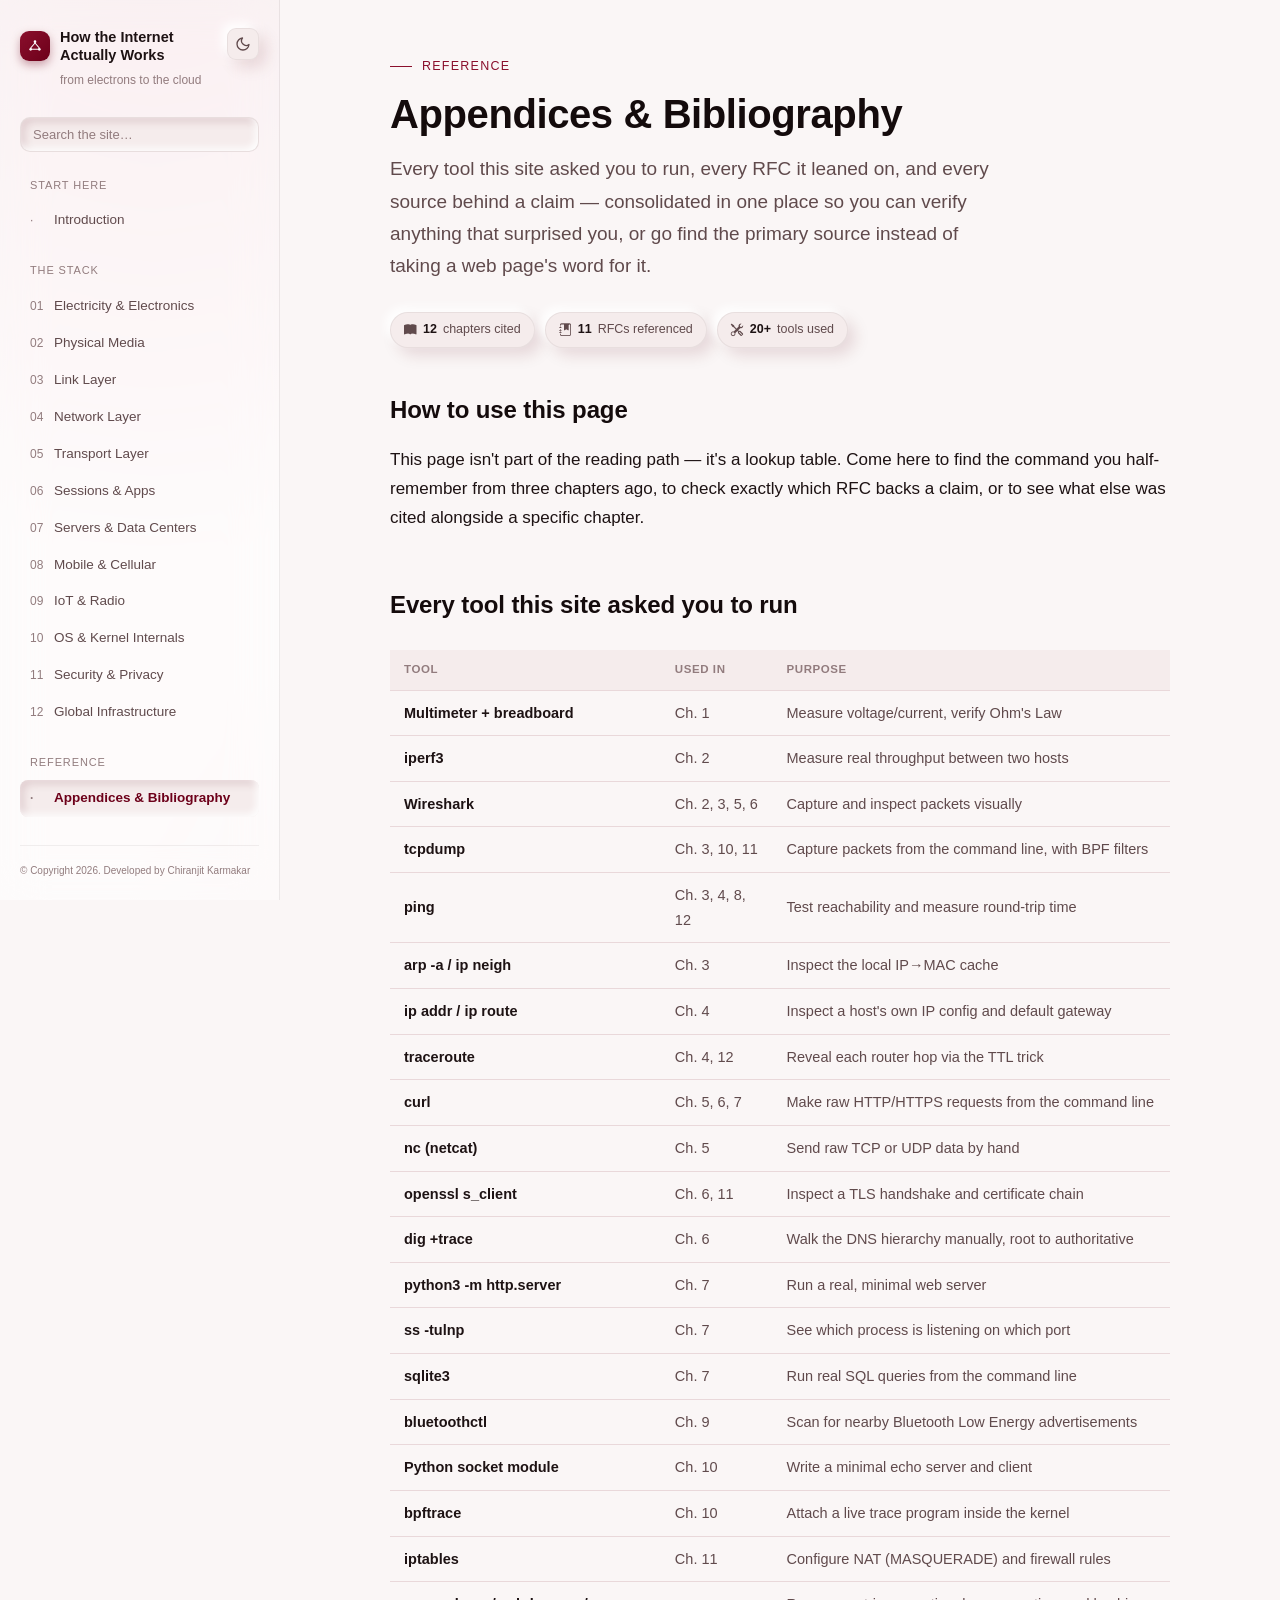
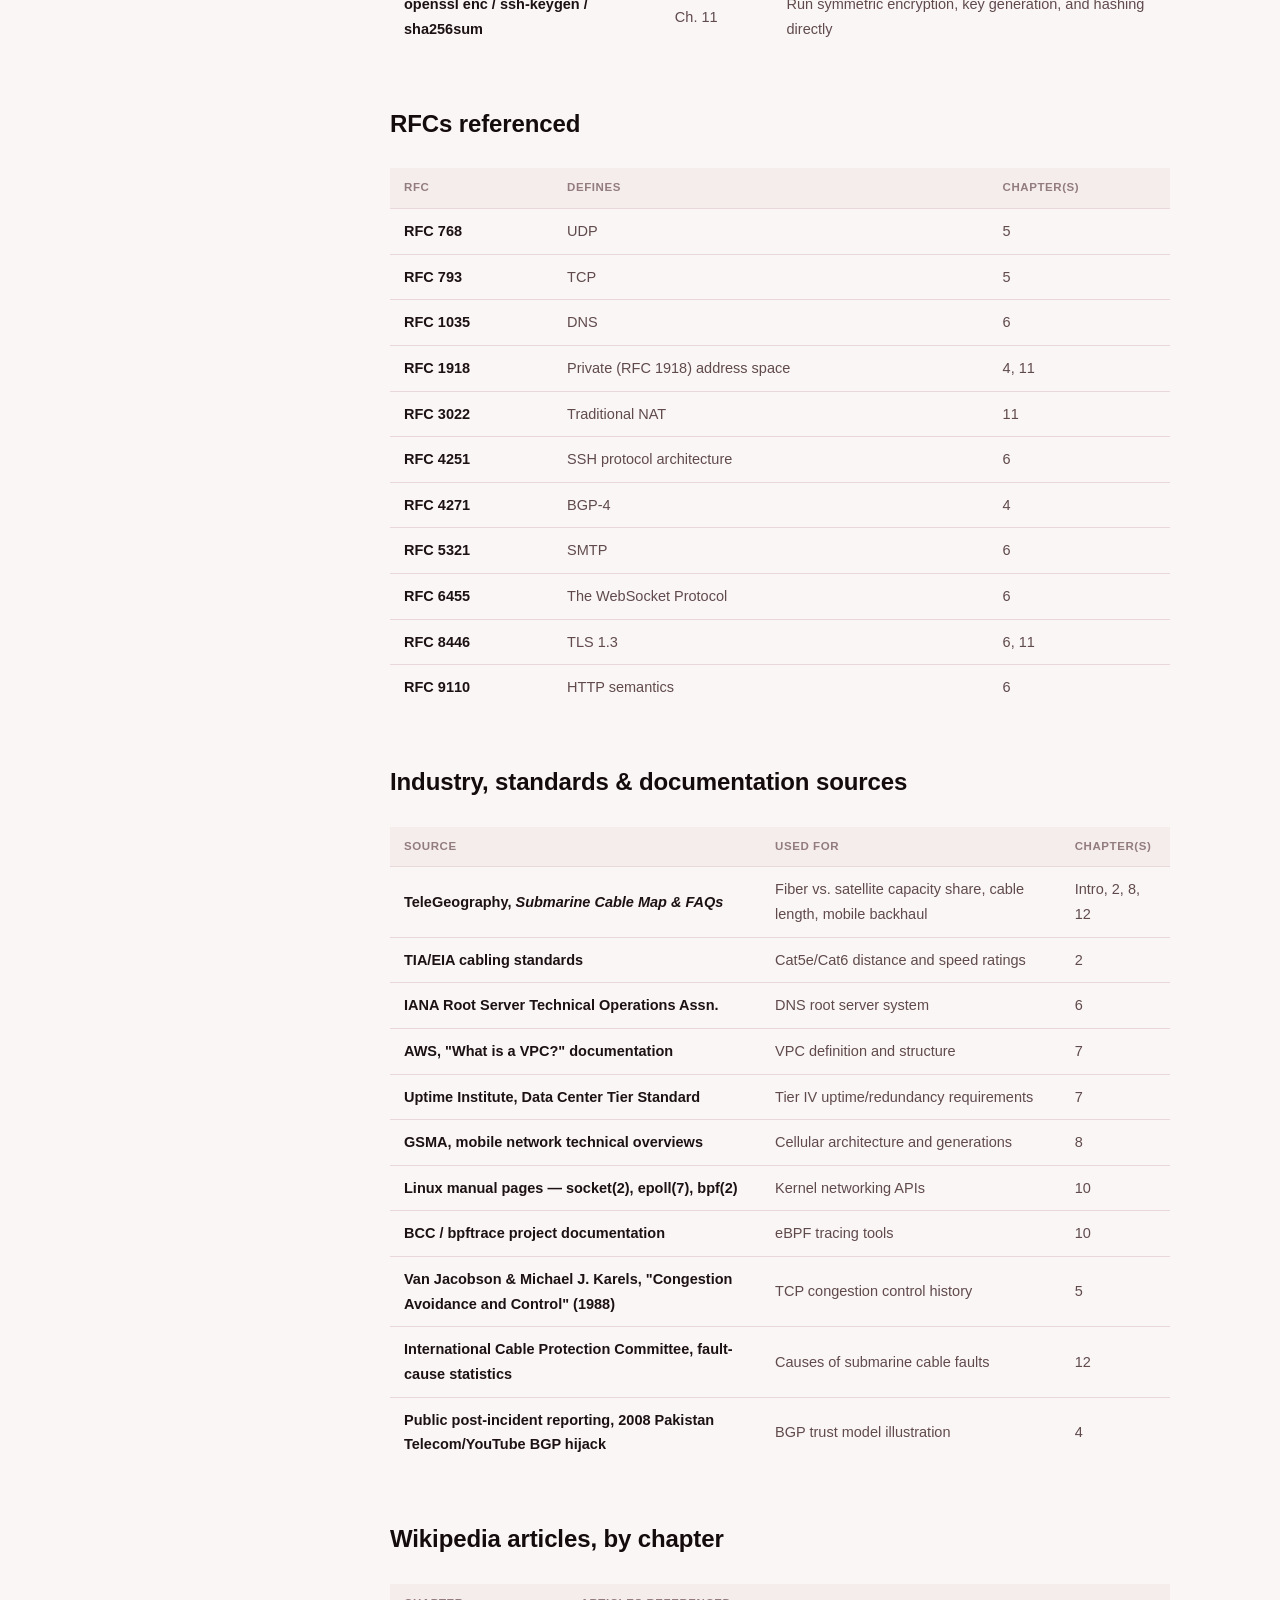
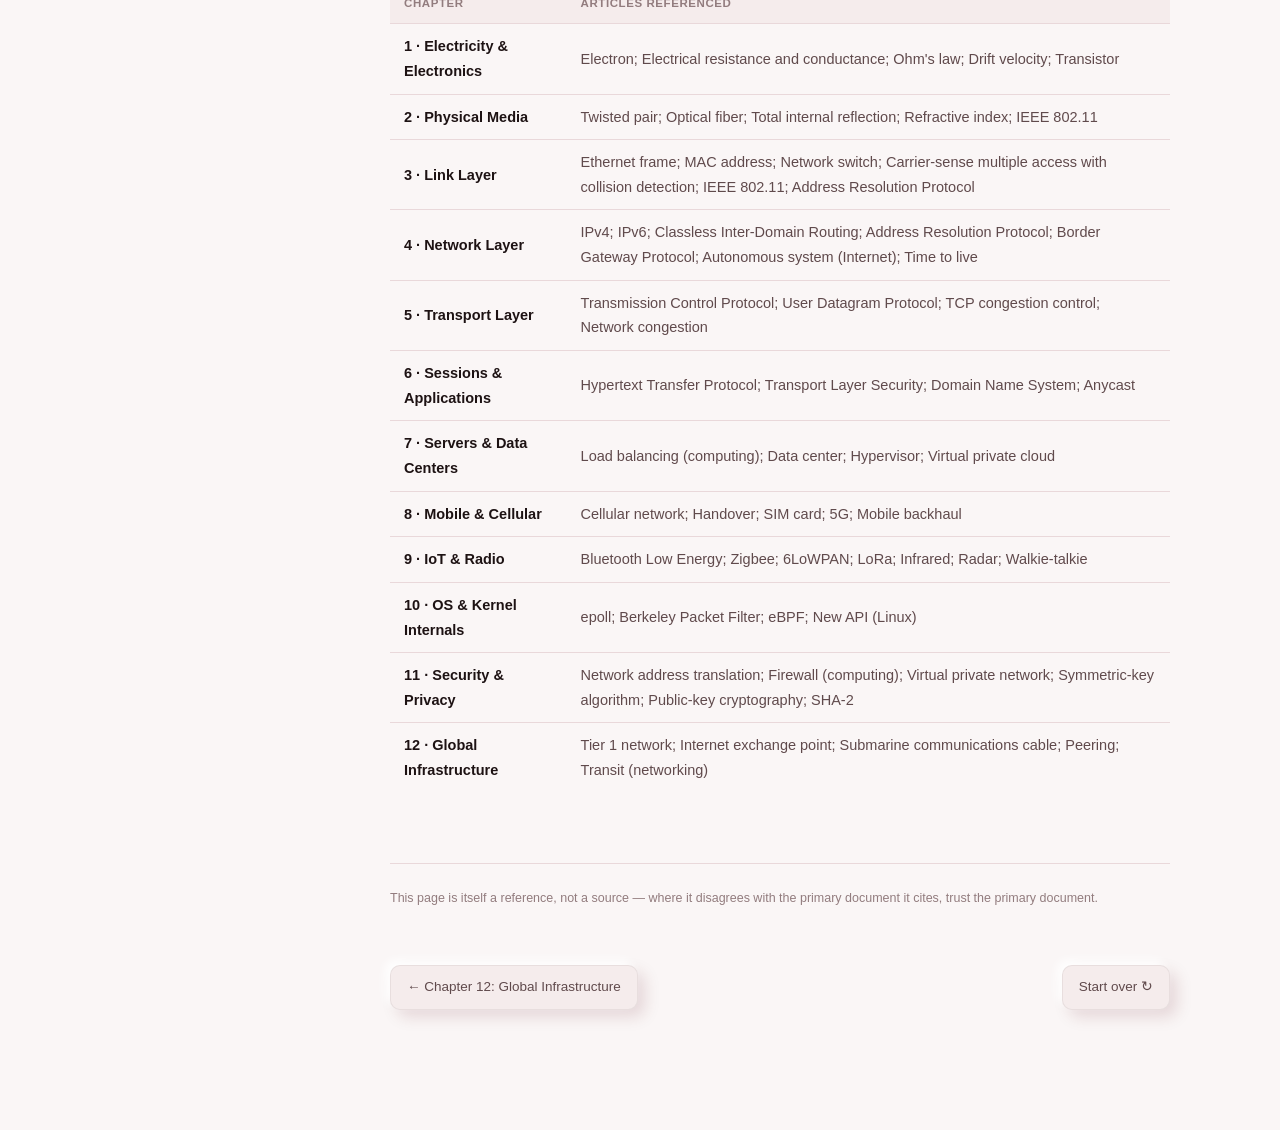
<file: appendices.html>
<!DOCTYPE html>
<html lang="en">
<head>
<meta charset="UTF-8">
<meta name="viewport" content="width=device-width, initial-scale=1.0">
<title>Appendices &amp; Bibliography — How the Internet Actually Works</title>
<link rel="icon" type="image/svg+xml" href="assets/favicon.svg?v=2">
<link rel="stylesheet" href="https://cdn.jsdelivr.net/npm/bootstrap-icons@1.13.1/font/bootstrap-icons.min.css">
<link rel="preconnect" href="https://fonts.googleapis.com">
<link rel="preconnect" href="https://fonts.gstatic.com" crossorigin>
<link href="https://fonts.googleapis.com/css2?family=Google+Sans:wght@400;600;700&family=Google+Sans+Code:wght@400;500&display=swap" rel="stylesheet">
<link rel="stylesheet" href="assets/style.css?v=2">
<script src="assets/theme-init.js?v=2"></script>
</head>
<body>
<div class="shell">

  <!-- Mobile-only top bar -->
  <div class="topbar">
    <span class="mark"><svg viewBox="0 0 24 24" fill="none"><circle cx="12" cy="5.5" r="2" fill="white"/><circle cx="5.5" cy="17" r="2" fill="white"/><circle cx="18.5" cy="17" r="2" fill="white"/><path d="M12 7.5 5.5 15M12 7.5 18.5 15M5.5 17H18.5" stroke="white" stroke-width="1.6" stroke-linecap="round"/></svg></span>
    <span class="name">How the Internet Actually Works</span>
    <button class="theme-toggle" aria-label="Toggle color theme" title="Toggle color theme"><svg class="icon-sun" viewBox="0 0 24 24" fill="none" stroke="currentColor" stroke-width="2" stroke-linecap="round" stroke-linejoin="round"><circle cx="12" cy="12" r="4"/><path d="M12 2v2M12 20v2M4.93 4.93l1.41 1.41M17.66 17.66l1.41 1.41M2 12h2M20 12h2M6.34 17.66l-1.41 1.41M19.07 4.93l-1.41 1.41"/></svg><svg class="icon-moon" viewBox="0 0 24 24" fill="none" stroke="currentColor" stroke-width="2" stroke-linecap="round" stroke-linejoin="round"><path d="M21 12.79A9 9 0 1 1 11.21 3 7 7 0 0 0 21 12.79z"/></svg></button>
    <button class="nav-toggle" aria-label="Toggle navigation"><span class="bar"></span></button>
  </div>
  <div class="sidebar-overlay"></div>

  <!-- Sidebar -->
  <nav class="sidebar">
    <a href="index.html" class="sidebar-brand">
      <span class="mark"><svg viewBox="0 0 24 24" fill="none"><circle cx="12" cy="5.5" r="2" fill="white"/><circle cx="5.5" cy="17" r="2" fill="white"/><circle cx="18.5" cy="17" r="2" fill="white"/><path d="M12 7.5 5.5 15M12 7.5 18.5 15M5.5 17H18.5" stroke="white" stroke-width="1.6" stroke-linecap="round"/></svg></span>
      <span class="name">How the Internet<br>Actually Works</span>
    </a>
    <button class="theme-toggle" aria-label="Toggle color theme" title="Toggle color theme"><svg class="icon-sun" viewBox="0 0 24 24" fill="none" stroke="currentColor" stroke-width="2" stroke-linecap="round" stroke-linejoin="round"><circle cx="12" cy="12" r="4"/><path d="M12 2v2M12 20v2M4.93 4.93l1.41 1.41M17.66 17.66l1.41 1.41M2 12h2M20 12h2M6.34 17.66l-1.41 1.41M19.07 4.93l-1.41 1.41"/></svg><svg class="icon-moon" viewBox="0 0 24 24" fill="none" stroke="currentColor" stroke-width="2" stroke-linecap="round" stroke-linejoin="round"><path d="M21 12.79A9 9 0 1 1 11.21 3 7 7 0 0 0 21 12.79z"/></svg></button>
    <p class="sidebar-tagline">from electrons to the cloud</p>
    <div class="search-box"><label for="site-search" class="sr-only">Search the site</label><input type="text" id="site-search" name="q" class="search-input" placeholder="Search the site…" autocomplete="off" spellcheck="false"><div class="search-results"></div></div>

    <div class="nav-group">
      <p class="nav-group-label">Start Here</p>
      <ul class="nav-list">
        <li><a href="index.html"><span class="num">·</span> Introduction</a></li>
      </ul>
    </div>

    <div class="nav-group">
      <p class="nav-group-label">The Stack</p>
      <ul class="nav-list">
        <li><a href="01-electricity-electronics.html"><span class="num">01</span> Electricity &amp; Electronics</a></li>
        <li><a href="02-physical-media.html"><span class="num">02</span> Physical Media</a></li>
        <li><a href="03-link-layer.html"><span class="num">03</span> Link Layer</a></li>
        <li><a href="04-network-layer.html"><span class="num">04</span> Network Layer</a></li>
        <li><a href="05-transport-layer.html"><span class="num">05</span> Transport Layer</a></li>
        <li><a href="06-sessions-applications.html"><span class="num">06</span> Sessions &amp; Apps</a></li>
        <li><a href="07-servers-data-centers.html"><span class="num">07</span> Servers &amp; Data Centers</a></li>
        <li><a href="08-mobile-cellular.html"><span class="num">08</span> Mobile &amp; Cellular</a></li>
        <li><a href="09-iot-radio.html"><span class="num">09</span> IoT &amp; Radio</a></li>
        <li><a href="10-os-kernel-internals.html"><span class="num">10</span> OS &amp; Kernel Internals</a></li>
        <li><a href="11-security-privacy.html"><span class="num">11</span> Security &amp; Privacy</a></li>
        <li><a href="12-global-infrastructure.html"><span class="num">12</span> Global Infrastructure</a></li>
      </ul>
    </div>

    <div class="nav-group">
      <p class="nav-group-label">Reference</p>
      <ul class="nav-list">
        <li><a href="appendices.html" class="active"><span class="num">·</span> Appendices &amp; Bibliography</a></li>
      </ul>
    </div>
    <p class="sidebar-copyright">© Copyright 2026. Developed by Chiranjit Karmakar</p>
  </nav>

  <!-- Main -->
  <main class="main">
    <div class="content">

      <p class="eyebrow">Reference</p>
      <h1 class="page-title">Appendices &amp; Bibliography</h1>
      <p class="dek">
        Every tool this site asked you to run, every RFC it leaned on, and
        every source behind a claim — consolidated in one place so you can
        verify anything that surprised you, or go find the primary source
        instead of taking a web page's word for it.
      </p>

      <div class="meta-row">
        <span class="meta-chip"><i class="bi bi-book-fill"></i> <b>12</b> chapters cited</span>
        <span class="meta-chip"><i class="bi bi-journal-bookmark-fill"></i> <b>11</b> RFCs referenced</span>
        <span class="meta-chip"><i class="bi bi-tools"></i> <b>20+</b> tools used</span>
      </div>

      <h2>How to use this page</h2>
      <p>
        This page isn't part of the reading path — it's a lookup table. Come
        here to find the command you half-remember from three chapters ago,
        to check exactly which RFC backs a claim, or to see what else was
        cited alongside a specific chapter.
      </p>

      <h2>Every tool this site asked you to run</h2>
      <table>
        <thead>
          <tr><th>Tool</th><th>Used in</th><th>Purpose</th></tr>
        </thead>
        <tbody>
          <tr><td>Multimeter + breadboard</td><td>Ch. 1</td><td>Measure voltage/current, verify Ohm's Law</td></tr>
          <tr><td>iperf3</td><td>Ch. 2</td><td>Measure real throughput between two hosts</td></tr>
          <tr><td>Wireshark</td><td>Ch. 2, 3, 5, 6</td><td>Capture and inspect packets visually</td></tr>
          <tr><td>tcpdump</td><td>Ch. 3, 10, 11</td><td>Capture packets from the command line, with BPF filters</td></tr>
          <tr><td>ping</td><td>Ch. 3, 4, 8, 12</td><td>Test reachability and measure round-trip time</td></tr>
          <tr><td>arp -a / ip neigh</td><td>Ch. 3</td><td>Inspect the local IP→MAC cache</td></tr>
          <tr><td>ip addr / ip route</td><td>Ch. 4</td><td>Inspect a host's own IP config and default gateway</td></tr>
          <tr><td>traceroute</td><td>Ch. 4, 12</td><td>Reveal each router hop via the TTL trick</td></tr>
          <tr><td>curl</td><td>Ch. 5, 6, 7</td><td>Make raw HTTP/HTTPS requests from the command line</td></tr>
          <tr><td>nc (netcat)</td><td>Ch. 5</td><td>Send raw TCP or UDP data by hand</td></tr>
          <tr><td>openssl s_client</td><td>Ch. 6, 11</td><td>Inspect a TLS handshake and certificate chain</td></tr>
          <tr><td>dig +trace</td><td>Ch. 6</td><td>Walk the DNS hierarchy manually, root to authoritative</td></tr>
          <tr><td>python3 -m http.server</td><td>Ch. 7</td><td>Run a real, minimal web server</td></tr>
          <tr><td>ss -tulnp</td><td>Ch. 7</td><td>See which process is listening on which port</td></tr>
          <tr><td>sqlite3</td><td>Ch. 7</td><td>Run real SQL queries from the command line</td></tr>
          <tr><td>bluetoothctl</td><td>Ch. 9</td><td>Scan for nearby Bluetooth Low Energy advertisements</td></tr>
          <tr><td>Python socket module</td><td>Ch. 10</td><td>Write a minimal echo server and client</td></tr>
          <tr><td>bpftrace</td><td>Ch. 10</td><td>Attach a live trace program inside the kernel</td></tr>
          <tr><td>iptables</td><td>Ch. 11</td><td>Configure NAT (MASQUERADE) and firewall rules</td></tr>
          <tr><td>openssl enc / ssh-keygen / sha256sum</td><td>Ch. 11</td><td>Run symmetric encryption, key generation, and hashing directly</td></tr>
        </tbody>
      </table>

      <h2>RFCs referenced</h2>
      <table>
        <thead>
          <tr><th>RFC</th><th>Defines</th><th>Chapter(s)</th></tr>
        </thead>
        <tbody>
          <tr><td>RFC 768</td><td>UDP</td><td>5</td></tr>
          <tr><td>RFC 793</td><td>TCP</td><td>5</td></tr>
          <tr><td>RFC 1035</td><td>DNS</td><td>6</td></tr>
          <tr><td>RFC 1918</td><td>Private (RFC 1918) address space</td><td>4, 11</td></tr>
          <tr><td>RFC 3022</td><td>Traditional NAT</td><td>11</td></tr>
          <tr><td>RFC 4251</td><td>SSH protocol architecture</td><td>6</td></tr>
          <tr><td>RFC 4271</td><td>BGP-4</td><td>4</td></tr>
          <tr><td>RFC 5321</td><td>SMTP</td><td>6</td></tr>
          <tr><td>RFC 6455</td><td>The WebSocket Protocol</td><td>6</td></tr>
          <tr><td>RFC 8446</td><td>TLS 1.3</td><td>6, 11</td></tr>
          <tr><td>RFC 9110</td><td>HTTP semantics</td><td>6</td></tr>
        </tbody>
      </table>

      <h2>Industry, standards &amp; documentation sources</h2>
      <table>
        <thead>
          <tr><th>Source</th><th>Used for</th><th>Chapter(s)</th></tr>
        </thead>
        <tbody>
          <tr><td>TeleGeography, <em>Submarine Cable Map &amp; FAQs</em></td><td>Fiber vs. satellite capacity share, cable length, mobile backhaul</td><td>Intro, 2, 8, 12</td></tr>
          <tr><td>TIA/EIA cabling standards</td><td>Cat5e/Cat6 distance and speed ratings</td><td>2</td></tr>
          <tr><td>IANA Root Server Technical Operations Assn.</td><td>DNS root server system</td><td>6</td></tr>
          <tr><td>AWS, "What is a VPC?" documentation</td><td>VPC definition and structure</td><td>7</td></tr>
          <tr><td>Uptime Institute, Data Center Tier Standard</td><td>Tier IV uptime/redundancy requirements</td><td>7</td></tr>
          <tr><td>GSMA, mobile network technical overviews</td><td>Cellular architecture and generations</td><td>8</td></tr>
          <tr><td>Linux manual pages — socket(2), epoll(7), bpf(2)</td><td>Kernel networking APIs</td><td>10</td></tr>
          <tr><td>BCC / bpftrace project documentation</td><td>eBPF tracing tools</td><td>10</td></tr>
          <tr><td>Van Jacobson &amp; Michael J. Karels, "Congestion Avoidance and Control" (1988)</td><td>TCP congestion control history</td><td>5</td></tr>
          <tr><td>International Cable Protection Committee, fault-cause statistics</td><td>Causes of submarine cable faults</td><td>12</td></tr>
          <tr><td>Public post-incident reporting, 2008 Pakistan Telecom/YouTube BGP hijack</td><td>BGP trust model illustration</td><td>4</td></tr>
        </tbody>
      </table>

      <h2>Wikipedia articles, by chapter</h2>
      <table>
        <thead>
          <tr><th>Chapter</th><th>Articles referenced</th></tr>
        </thead>
        <tbody>
          <tr><td>1 · Electricity &amp; Electronics</td><td>Electron; Electrical resistance and conductance; Ohm's law; Drift velocity; Transistor</td></tr>
          <tr><td>2 · Physical Media</td><td>Twisted pair; Optical fiber; Total internal reflection; Refractive index; IEEE 802.11</td></tr>
          <tr><td>3 · Link Layer</td><td>Ethernet frame; MAC address; Network switch; Carrier-sense multiple access with collision detection; IEEE 802.11; Address Resolution Protocol</td></tr>
          <tr><td>4 · Network Layer</td><td>IPv4; IPv6; Classless Inter-Domain Routing; Address Resolution Protocol; Border Gateway Protocol; Autonomous system (Internet); Time to live</td></tr>
          <tr><td>5 · Transport Layer</td><td>Transmission Control Protocol; User Datagram Protocol; TCP congestion control; Network congestion</td></tr>
          <tr><td>6 · Sessions &amp; Applications</td><td>Hypertext Transfer Protocol; Transport Layer Security; Domain Name System; Anycast</td></tr>
          <tr><td>7 · Servers &amp; Data Centers</td><td>Load balancing (computing); Data center; Hypervisor; Virtual private cloud</td></tr>
          <tr><td>8 · Mobile &amp; Cellular</td><td>Cellular network; Handover; SIM card; 5G; Mobile backhaul</td></tr>
          <tr><td>9 · IoT &amp; Radio</td><td>Bluetooth Low Energy; Zigbee; 6LoWPAN; LoRa; Infrared; Radar; Walkie-talkie</td></tr>
          <tr><td>10 · OS &amp; Kernel Internals</td><td>epoll; Berkeley Packet Filter; eBPF; New API (Linux)</td></tr>
          <tr><td>11 · Security &amp; Privacy</td><td>Network address translation; Firewall (computing); Virtual private network; Symmetric-key algorithm; Public-key cryptography; SHA-2</td></tr>
          <tr><td>12 · Global Infrastructure</td><td>Tier 1 network; Internet exchange point; Submarine communications cable; Peering; Transit (networking)</td></tr>
        </tbody>
      </table>

      <footer class="site-footer">
        This page is itself a reference, not a source — where it disagrees
        with the primary document it cites, trust the primary document.
      </footer>

      <div class="pager">
        <a href="12-global-infrastructure.html">← Chapter 12: Global Infrastructure</a>
        <a href="index.html">Start over ↻</a>
      </div>

    </div>
  </main>
</div>
<div class="reading-progress" aria-hidden="true">
  <svg viewBox="0 0 44 44">
    <circle class="rp-track" cx="22" cy="22" r="19"></circle>
    <circle class="rp-fill" cx="22" cy="22" r="19"></circle>
  </svg>
  <span class="rp-percent">0%</span>
</div>
<script src="assets/nav.js?v=2"></script>
<script src="assets/search-data.js?v=2"></script>
<script src="assets/search.js?v=2"></script>
</body>
</html>
</file>
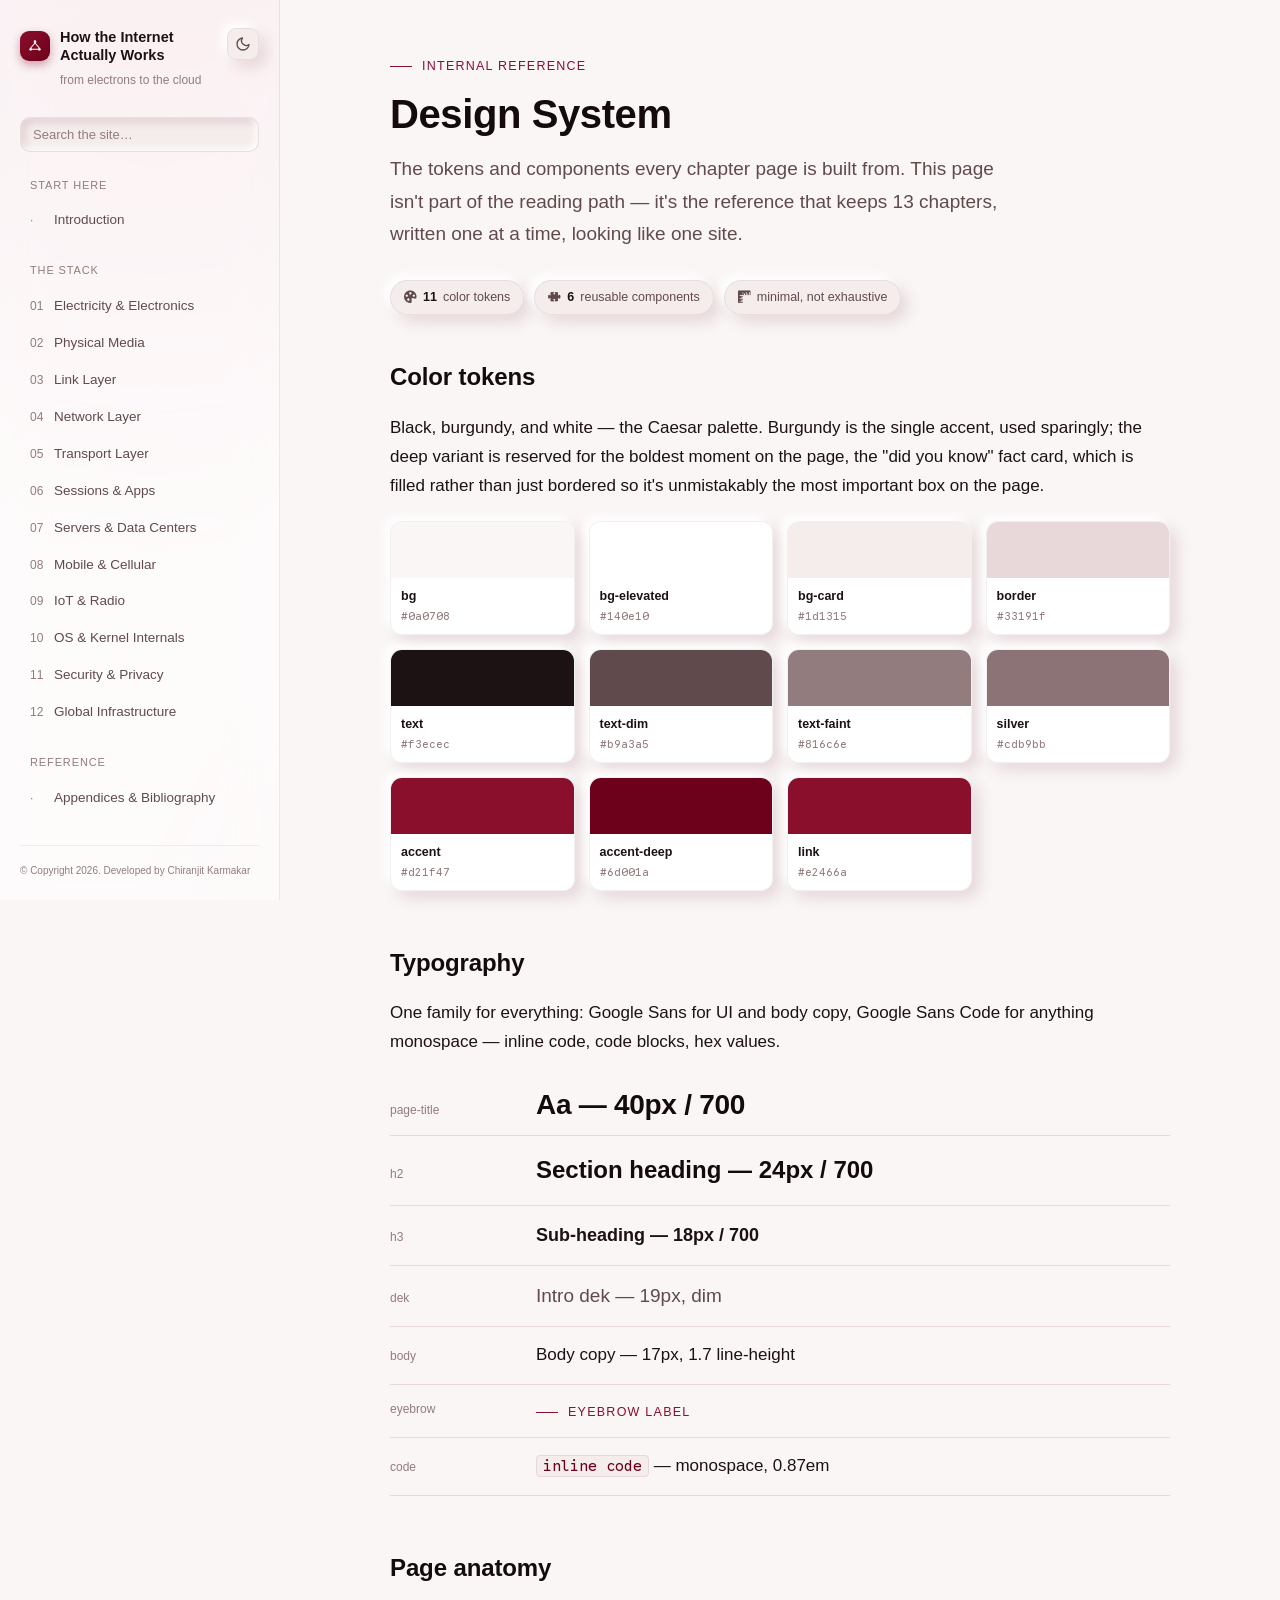
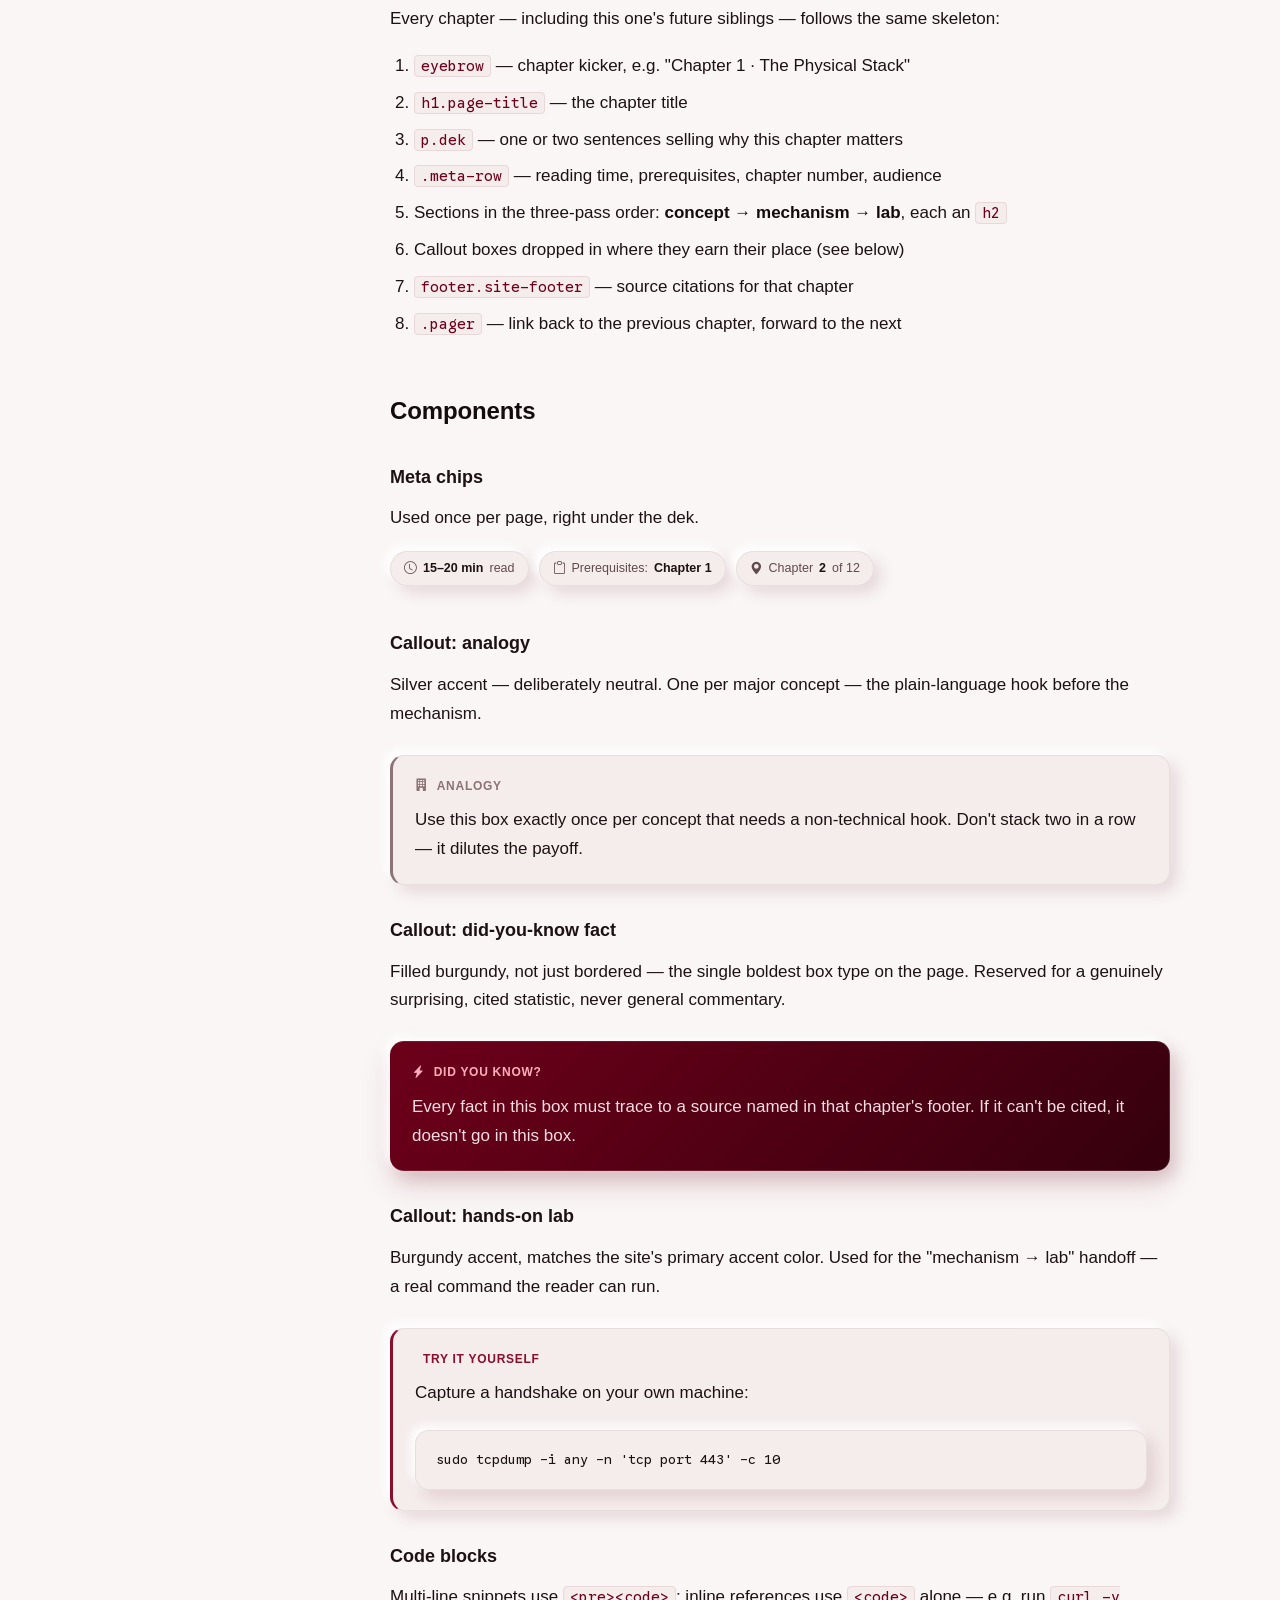
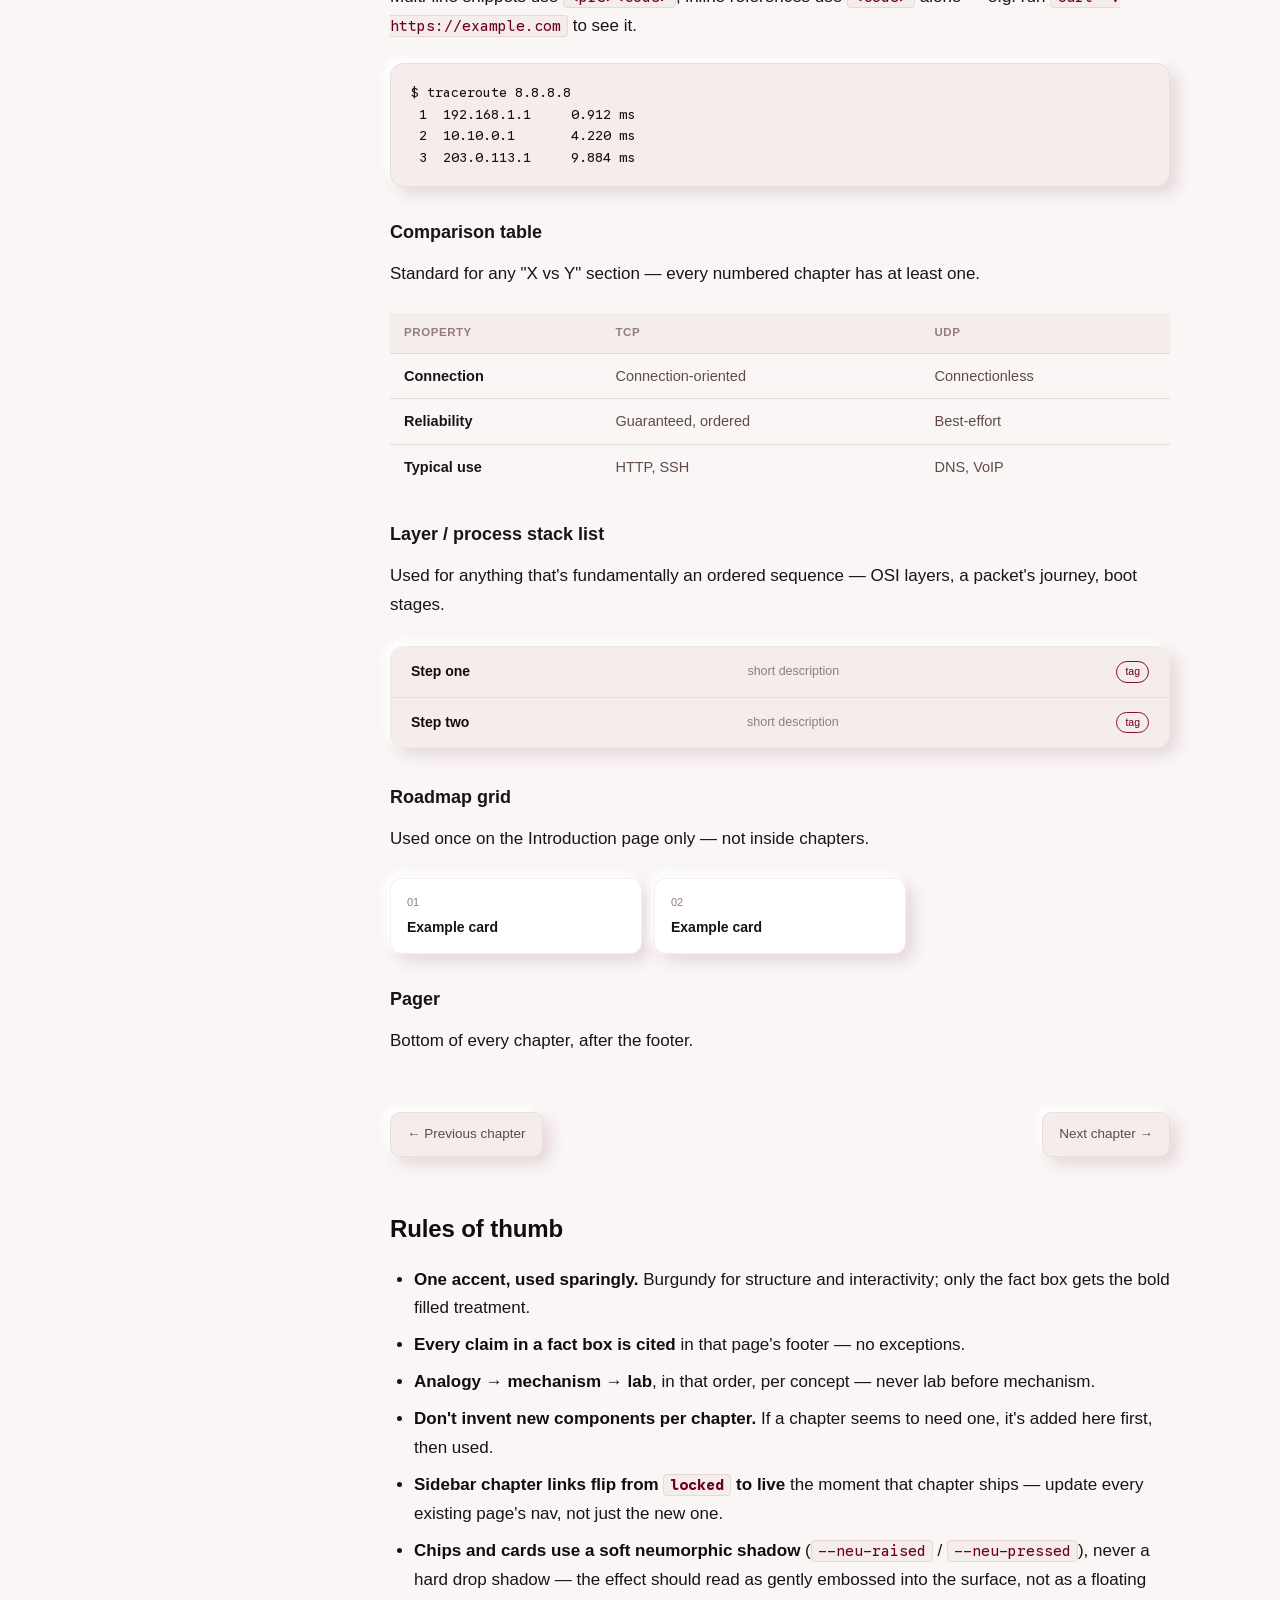
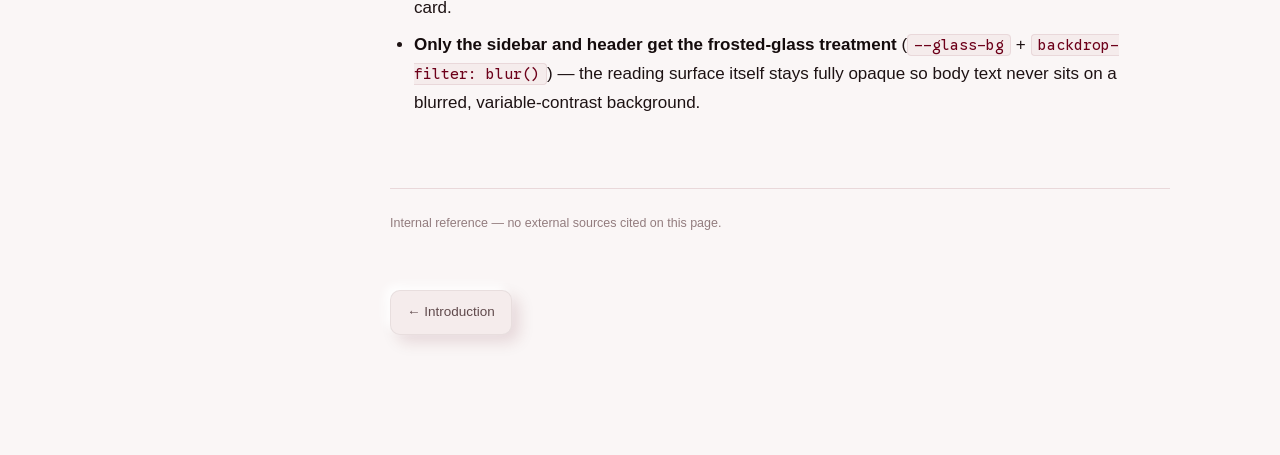
<file: design-system.html>
<!DOCTYPE html>
<html lang="en">
<head>
<meta charset="UTF-8">
<meta name="viewport" content="width=device-width, initial-scale=1.0">
<title>Design System — How the Internet Actually Works</title>
<link rel="icon" type="image/svg+xml" href="assets/favicon.svg?v=2">
<link rel="stylesheet" href="https://cdn.jsdelivr.net/npm/bootstrap-icons@1.13.1/font/bootstrap-icons.min.css">
<link rel="preconnect" href="https://fonts.googleapis.com">
<link rel="preconnect" href="https://fonts.gstatic.com" crossorigin>
<link href="https://fonts.googleapis.com/css2?family=Google+Sans:wght@400;600;700&family=Google+Sans+Code:wght@400;500&display=swap" rel="stylesheet">
<link rel="stylesheet" href="assets/style.css?v=2">
<script src="assets/theme-init.js?v=2"></script>
</head>
<body>
<div class="shell">

  <!-- Mobile-only top bar -->
  <div class="topbar">
    <span class="mark"><svg viewBox="0 0 24 24" fill="none"><circle cx="12" cy="5.5" r="2" fill="white"/><circle cx="5.5" cy="17" r="2" fill="white"/><circle cx="18.5" cy="17" r="2" fill="white"/><path d="M12 7.5 5.5 15M12 7.5 18.5 15M5.5 17H18.5" stroke="white" stroke-width="1.6" stroke-linecap="round"/></svg></span>
    <span class="name">How the Internet Actually Works</span>
    <button class="theme-toggle" aria-label="Toggle color theme" title="Toggle color theme"><svg class="icon-sun" viewBox="0 0 24 24" fill="none" stroke="currentColor" stroke-width="2" stroke-linecap="round" stroke-linejoin="round"><circle cx="12" cy="12" r="4"/><path d="M12 2v2M12 20v2M4.93 4.93l1.41 1.41M17.66 17.66l1.41 1.41M2 12h2M20 12h2M6.34 17.66l-1.41 1.41M19.07 4.93l-1.41 1.41"/></svg><svg class="icon-moon" viewBox="0 0 24 24" fill="none" stroke="currentColor" stroke-width="2" stroke-linecap="round" stroke-linejoin="round"><path d="M21 12.79A9 9 0 1 1 11.21 3 7 7 0 0 0 21 12.79z"/></svg></button>
    <button class="nav-toggle" aria-label="Toggle navigation"><span class="bar"></span></button>
  </div>
  <div class="sidebar-overlay"></div>

  <!-- Sidebar -->
  <nav class="sidebar">
    <a href="index.html" class="sidebar-brand">
      <span class="mark"><svg viewBox="0 0 24 24" fill="none"><circle cx="12" cy="5.5" r="2" fill="white"/><circle cx="5.5" cy="17" r="2" fill="white"/><circle cx="18.5" cy="17" r="2" fill="white"/><path d="M12 7.5 5.5 15M12 7.5 18.5 15M5.5 17H18.5" stroke="white" stroke-width="1.6" stroke-linecap="round"/></svg></span>
      <span class="name">How the Internet<br>Actually Works</span>
    </a>
    <button class="theme-toggle" aria-label="Toggle color theme" title="Toggle color theme"><svg class="icon-sun" viewBox="0 0 24 24" fill="none" stroke="currentColor" stroke-width="2" stroke-linecap="round" stroke-linejoin="round"><circle cx="12" cy="12" r="4"/><path d="M12 2v2M12 20v2M4.93 4.93l1.41 1.41M17.66 17.66l1.41 1.41M2 12h2M20 12h2M6.34 17.66l-1.41 1.41M19.07 4.93l-1.41 1.41"/></svg><svg class="icon-moon" viewBox="0 0 24 24" fill="none" stroke="currentColor" stroke-width="2" stroke-linecap="round" stroke-linejoin="round"><path d="M21 12.79A9 9 0 1 1 11.21 3 7 7 0 0 0 21 12.79z"/></svg></button>
    <p class="sidebar-tagline">from electrons to the cloud</p>
    <div class="search-box"><label for="site-search" class="sr-only">Search the site</label><input type="text" id="site-search" name="q" class="search-input" placeholder="Search the site…" autocomplete="off" spellcheck="false"><div class="search-results"></div></div>

    <div class="nav-group">
      <p class="nav-group-label">Start Here</p>
      <ul class="nav-list">
        <li><a href="index.html"><span class="num">·</span> Introduction</a></li>
      </ul>
    </div>

    <div class="nav-group">
      <p class="nav-group-label">The Stack</p>
      <ul class="nav-list">
        <li><a href="01-electricity-electronics.html"><span class="num">01</span> Electricity &amp; Electronics</a></li>
        <li><a href="02-physical-media.html"><span class="num">02</span> Physical Media</a></li>
        <li><a href="03-link-layer.html"><span class="num">03</span> Link Layer</a></li>
        <li><a href="04-network-layer.html"><span class="num">04</span> Network Layer</a></li>
        <li><a href="05-transport-layer.html"><span class="num">05</span> Transport Layer</a></li>
        <li><a href="06-sessions-applications.html"><span class="num">06</span> Sessions &amp; Apps</a></li>
        <li><a href="07-servers-data-centers.html"><span class="num">07</span> Servers &amp; Data Centers</a></li>
        <li><a href="08-mobile-cellular.html"><span class="num">08</span> Mobile &amp; Cellular</a></li>
        <li><a href="09-iot-radio.html"><span class="num">09</span> IoT &amp; Radio</a></li>
        <li><a href="10-os-kernel-internals.html"><span class="num">10</span> OS &amp; Kernel Internals</a></li>
        <li><a href="11-security-privacy.html"><span class="num">11</span> Security &amp; Privacy</a></li>
        <li><a href="12-global-infrastructure.html"><span class="num">12</span> Global Infrastructure</a></li>
      </ul>
    </div>

    <div class="nav-group">
      <p class="nav-group-label">Reference</p>
      <ul class="nav-list">
        <li><a href="appendices.html"><span class="num">·</span> Appendices &amp; Bibliography</a></li>
      </ul>
    </div>
    <p class="sidebar-copyright">© Copyright 2026. Developed by Chiranjit Karmakar</p>
  </nav>

  <!-- Main -->
  <main class="main">
    <div class="content">

      <p class="eyebrow">Internal Reference</p>
      <h1 class="page-title">Design System</h1>
      <p class="dek">
        The tokens and components every chapter page is built from. This page isn't
        part of the reading path — it's the reference that keeps 13 chapters,
        written one at a time, looking like one site.
      </p>

      <div class="meta-row">
        <span class="meta-chip"><i class="bi bi-palette-fill"></i> <b>11</b> color tokens</span>
        <span class="meta-chip"><i class="bi bi-puzzle-fill"></i> <b>6</b> reusable components</span>
        <span class="meta-chip"><i class="bi bi-rulers"></i> minimal, not exhaustive</span>
      </div>

      <h2>Color tokens</h2>
      <p>
        Black, burgundy, and white — the Caesar palette. Burgundy is the single
        accent, used sparingly; the deep variant is reserved for the boldest
        moment on the page, the "did you know" fact card, which is filled
        rather than just bordered so it's unmistakably the most important box
        on the page.
      </p>
      <div class="swatch-grid">
        <div class="swatch"><div class="fill" style="background:var(--bg)"></div><div class="label"><span class="name">bg</span><span class="val">#0a0708</span></div></div>
        <div class="swatch"><div class="fill" style="background:var(--bg-elevated)"></div><div class="label"><span class="name">bg-elevated</span><span class="val">#140e10</span></div></div>
        <div class="swatch"><div class="fill" style="background:var(--bg-card)"></div><div class="label"><span class="name">bg-card</span><span class="val">#1d1315</span></div></div>
        <div class="swatch"><div class="fill" style="background:var(--border)"></div><div class="label"><span class="name">border</span><span class="val">#33191f</span></div></div>
        <div class="swatch"><div class="fill" style="background:var(--text)"></div><div class="label"><span class="name">text</span><span class="val">#f3ecec</span></div></div>
        <div class="swatch"><div class="fill" style="background:var(--text-dim)"></div><div class="label"><span class="name">text-dim</span><span class="val">#b9a3a5</span></div></div>
        <div class="swatch"><div class="fill" style="background:var(--text-faint)"></div><div class="label"><span class="name">text-faint</span><span class="val">#816c6e</span></div></div>
        <div class="swatch"><div class="fill" style="background:var(--silver)"></div><div class="label"><span class="name">silver</span><span class="val">#cdb9bb</span></div></div>
        <div class="swatch"><div class="fill" style="background:var(--accent)"></div><div class="label"><span class="name">accent</span><span class="val">#d21f47</span></div></div>
        <div class="swatch"><div class="fill" style="background:var(--accent-deep)"></div><div class="label"><span class="name">accent-deep</span><span class="val">#6d001a</span></div></div>
        <div class="swatch"><div class="fill" style="background:var(--link)"></div><div class="label"><span class="name">link</span><span class="val">#e2466a</span></div></div>
      </div>

      <h2>Typography</h2>
      <p>
        One family for everything: Google Sans for UI and body copy, Google
        Sans Code for anything monospace — inline code, code blocks, hex
        values.
      </p>
      <div style="margin-bottom:30px;">
        <div class="specimen-row"><span class="tag">page-title</span><span class="page-title" style="font-size:28px;margin:0;">Aa — 40px / 700</span></div>
        <div class="specimen-row"><span class="tag">h2</span><span style="font-family:'Google Sans',sans-serif;font-weight:700;font-size:24px;color:var(--heading);">Section heading — 24px / 700</span></div>
        <div class="specimen-row"><span class="tag">h3</span><span style="font-family:'Google Sans',sans-serif;font-weight:700;font-size:18px;">Sub-heading — 18px / 700</span></div>
        <div class="specimen-row"><span class="tag">dek</span><span style="font-size:19px;color:var(--text-dim);">Intro dek — 19px, dim</span></div>
        <div class="specimen-row"><span class="tag">body</span><span style="font-size:17px;">Body copy — 17px, 1.7 line-height</span></div>
        <div class="specimen-row"><span class="tag">eyebrow</span><span class="eyebrow" style="margin:0;">eyebrow label</span></div>
        <div class="specimen-row"><span class="tag">code</span><span><code>inline code</code> — monospace, 0.87em</span></div>
      </div>

      <h2>Page anatomy</h2>
      <p>Every chapter — including this one's future siblings — follows the same skeleton:</p>
      <ol>
        <li><code>eyebrow</code> — chapter kicker, e.g. "Chapter 1 · The Physical Stack"</li>
        <li><code>h1.page-title</code> — the chapter title</li>
        <li><code>p.dek</code> — one or two sentences selling why this chapter matters</li>
        <li><code>.meta-row</code> — reading time, prerequisites, chapter number, audience</li>
        <li>Sections in the three-pass order: <strong>concept → mechanism → lab</strong>, each an <code>h2</code></li>
        <li>Callout boxes dropped in where they earn their place (see below)</li>
        <li><code>footer.site-footer</code> — source citations for that chapter</li>
        <li><code>.pager</code> — link back to the previous chapter, forward to the next</li>
      </ol>

      <h2>Components</h2>

      <h3>Meta chips</h3>
      <p>Used once per page, right under the dek.</p>
      <div class="meta-row">
        <span class="meta-chip"><i class="bi bi-clock"></i> <b>15–20 min</b> read</span>
        <span class="meta-chip"><i class="bi bi-clipboard"></i> Prerequisites: <b>Chapter 1</b></span>
        <span class="meta-chip"><i class="bi bi-geo-alt-fill"></i> Chapter <b>2</b> of 12</span>
      </div>

      <h3>Callout: analogy</h3>
      <p>Silver accent — deliberately neutral. One per major concept — the plain-language hook before the mechanism.</p>
      <div class="box analogy">
        <div class="box-label"><i class="bi bi-building-fill"></i> Analogy</div>
        <p>Use this box exactly once per concept that needs a non-technical hook. Don't stack two in a row — it dilutes the payoff.</p>
      </div>

      <h3>Callout: did-you-know fact</h3>
      <p>Filled burgundy, not just bordered — the single boldest box type on the page. Reserved for a genuinely surprising, cited statistic, never general commentary.</p>
      <div class="box fact">
        <div class="box-label"><i class="bi bi-lightning-charge-fill"></i> Did you know?</div>
        <p>Every fact in this box must trace to a source named in that chapter's footer. If it can't be cited, it doesn't go in this box.</p>
      </div>

      <h3>Callout: hands-on lab</h3>
      <p>Burgundy accent, matches the site's primary accent color. Used for the "mechanism → lab" handoff — a real command the reader can run.</p>
      <div class="box lab">
        <div class="box-label"><i class="bi bi-flask-fill"></i> Try it yourself</div>
        <p>Capture a handshake on your own machine:</p>
        <pre><code>sudo tcpdump -i any -n 'tcp port 443' -c 10</code></pre>
      </div>

      <h3>Code blocks</h3>
      <p>Multi-line snippets use <code>&lt;pre&gt;&lt;code&gt;</code>; inline references use <code>&lt;code&gt;</code> alone — e.g. run <code>curl -v https://example.com</code> to see it.</p>
      <pre><code>$ traceroute 8.8.8.8
 1  192.168.1.1     0.912 ms
 2  10.10.0.1       4.220 ms
 3  203.0.113.1     9.884 ms</code></pre>

      <h3>Comparison table</h3>
      <p>Standard for any "X vs Y" section — every numbered chapter has at least one.</p>
      <table>
        <thead><tr><th>Property</th><th>TCP</th><th>UDP</th></tr></thead>
        <tbody>
          <tr><td>Connection</td><td>Connection-oriented</td><td>Connectionless</td></tr>
          <tr><td>Reliability</td><td>Guaranteed, ordered</td><td>Best-effort</td></tr>
          <tr><td>Typical use</td><td>HTTP, SSH</td><td>DNS, VoIP</td></tr>
        </tbody>
      </table>

      <h3>Layer / process stack list</h3>
      <p>Used for anything that's fundamentally an ordered sequence — OSI layers, a packet's journey, boot stages.</p>
      <ul class="stack">
        <li><span class="layer-name">Step one</span><span class="layer-desc">short description</span><span class="layer-tag">tag</span></li>
        <li><span class="layer-name">Step two</span><span class="layer-desc">short description</span><span class="layer-tag">tag</span></li>
      </ul>

      <h3>Roadmap grid</h3>
      <p>Used once on the Introduction page only — not inside chapters.</p>
      <div class="roadmap-grid">
        <div class="roadmap-card"><div class="n">01</div><div class="t">Example card</div></div>
        <div class="roadmap-card"><div class="n">02</div><div class="t">Example card</div></div>
      </div>

      <h3>Pager</h3>
      <p>Bottom of every chapter, after the footer.</p>
      <div class="pager">
        <a href="#">← Previous chapter</a>
        <a href="#">Next chapter →</a>
      </div>

      <h2>Rules of thumb</h2>
      <ul>
        <li><strong>One accent, used sparingly.</strong> Burgundy for structure and interactivity; only the fact box gets the bold filled treatment.</li>
        <li><strong>Every claim in a fact box is cited</strong> in that page's footer — no exceptions.</li>
        <li><strong>Analogy → mechanism → lab</strong>, in that order, per concept — never lab before mechanism.</li>
        <li><strong>Don't invent new components per chapter.</strong> If a chapter seems to need one, it's added here first, then used.</li>
        <li><strong>Sidebar chapter links flip from <code>locked</code> to live</strong> the moment that chapter ships — update every existing page's nav, not just the new one.</li>
        <li><strong>Chips and cards use a soft neumorphic shadow</strong> (<code>--neu-raised</code> / <code>--neu-pressed</code>), never a hard drop shadow — the effect should read as gently embossed into the surface, not as a floating card.</li>
        <li><strong>Only the sidebar and header get the frosted-glass treatment</strong> (<code>--glass-bg</code> + <code>backdrop-filter: blur()</code>) — the reading surface itself stays fully opaque so body text never sits on a blurred, variable-contrast background.</li>
      </ul>

      <footer class="site-footer">
        Internal reference — no external sources cited on this page.
      </footer>

      <div class="pager">
        <a href="index.html">← Introduction</a>
        <span></span>
      </div>

    </div>
  </main>
</div>
<div class="reading-progress" aria-hidden="true">
  <svg viewBox="0 0 44 44">
    <circle class="rp-track" cx="22" cy="22" r="19"></circle>
    <circle class="rp-fill" cx="22" cy="22" r="19"></circle>
  </svg>
  <span class="rp-percent">0%</span>
</div>
<script src="assets/nav.js?v=2"></script>
<script src="assets/search-data.js?v=2"></script>
<script src="assets/search.js?v=2"></script>
</body>
</html>
</file>
<file: assets/style.css>
/* How the Internet Actually Works — shared site stylesheet
   Palette: Black / Burgundy / White (Caesar palette) */

:root {
  --bg: #0a0708;
  --bg-elevated: #140e10;
  --bg-card: #1d1315;
  --border: #33191f;
  --border-soft: rgba(255, 255, 255, 0.07);
  --text: #f3ecec;
  --text-dim: #b9a3a5;
  --text-faint: #816c6e;
  --silver: #cdb9bb;
  --accent: #d21f47;
  --accent-soft: rgba(210, 31, 71, 0.15);
  --accent-strong: #ff5478;
  --accent-deep: #6d001a;
  --link: #e2466a;
  --code-bg: #170f11;
  --heading: #ffffff;
  --shadow: 0 22px 55px rgba(0, 0, 0, 0.5);
  --neu-light: rgba(255, 255, 255, 0.055);
  --neu-dark: rgba(0, 0, 0, 0.65);
  --neu-raised: -5px -5px 10px var(--neu-light), 7px 7px 16px var(--neu-dark);
  --neu-pressed: inset -3px -3px 7px var(--neu-light), inset 4px 4px 9px var(--neu-dark);
  --glass-bg: rgba(17, 12, 13, 0.6);
  --glass-border: rgba(255, 255, 255, 0.09);
  --ambient:
    radial-gradient(circle at 12% -8%, rgba(109, 0, 26, 0.38), transparent 42%),
    radial-gradient(circle at 105% 20%, rgba(109, 0, 26, 0.2), transparent 38%),
    radial-gradient(circle at 50% 120%, rgba(109, 0, 26, 0.16), transparent 45%),
    var(--bg);
  --radius: 14px;
  --sidebar-w: 280px;
  --content-max: 780px;
}

:root[data-theme="light"] {
  --bg: #faf6f6;
  --bg-elevated: #ffffff;
  --bg-card: #f5ecec;
  --border: #e9d8da;
  --border-soft: rgba(20, 8, 10, 0.06);
  --text: #1d1213;
  --text-dim: #604a4c;
  --text-faint: #927c7e;
  --silver: #8c7375;
  --accent: #8a0f2c;
  --accent-soft: rgba(138, 15, 44, 0.09);
  --accent-strong: #6d001a;
  --accent-deep: #6d001a;
  --link: #8a0f2c;
  --code-bg: #f5ecec;
  --heading: #140b0c;
  --shadow: 0 22px 55px rgba(90, 10, 30, 0.14);
  --neu-light: rgba(255, 255, 255, 0.92);
  --neu-dark: rgba(90, 10, 26, 0.13);
  --neu-raised: -5px -5px 10px var(--neu-light), 7px 7px 16px var(--neu-dark);
  --neu-pressed: inset -3px -3px 7px var(--neu-light), inset 4px 4px 9px var(--neu-dark);
  --glass-bg: rgba(255, 255, 255, 0.58);
  --glass-border: rgba(20, 8, 10, 0.07);
  --ambient:
    radial-gradient(circle at 12% -8%, rgba(138, 15, 44, 0.12), transparent 42%),
    radial-gradient(circle at 105% 20%, rgba(138, 15, 44, 0.07), transparent 38%),
    radial-gradient(circle at 50% 120%, rgba(138, 15, 44, 0.05), transparent 45%),
    var(--bg);
}

* { box-sizing: border-box; }

.sr-only {
  position: absolute;
  width: 1px;
  height: 1px;
  padding: 0;
  margin: -1px;
  overflow: hidden;
  clip: rect(0, 0, 0, 0);
  white-space: nowrap;
  border: 0;
}

.bi {
  font-size: 0.95em;
  vertical-align: -0.1em;
  line-height: 1;
}

.meta-chip .bi { font-size: 1em; }
.box-label .bi { font-size: 1.05em; }

html { scroll-behavior: smooth; }

/* Thin scrollbars everywhere — sidebar, page, code blocks, tables, dropdowns */
html, .sidebar, .search-results {
  scrollbar-width: thin;
  scrollbar-color: var(--border) transparent;
}

::-webkit-scrollbar {
  width: 3px;
  height: 3px;
}

::-webkit-scrollbar-track {
  background: transparent;
}

::-webkit-scrollbar-thumb {
  background: var(--border);
  border-radius: 999px;
}

::-webkit-scrollbar-thumb:hover {
  background: var(--accent);
}

body {
  margin: 0;
  background: var(--ambient);
  background-attachment: fixed;
  color: var(--text);
  font-family: "Google Sans", Roboto, sans-serif;
  line-height: 1.7;
  font-size: 17px;
  overflow-wrap: break-word;
  transition: background 0.15s ease, color 0.15s ease;
}

code { overflow-wrap: anywhere; }

/* Layout shell */
.shell {
  display: flex;
  min-height: 100vh;
}

.sidebar {
  width: var(--sidebar-w);
  flex-shrink: 0;
  background: var(--glass-bg);
  backdrop-filter: blur(22px) saturate(150%);
  -webkit-backdrop-filter: blur(22px) saturate(150%);
  border-right: 1px solid var(--glass-border);
  padding: 28px 20px 60px;
  position: sticky;
  top: 0;
  height: 100vh;
  overflow-y: auto;
}

.sidebar-brand {
  display: flex;
  align-items: center;
  gap: 10px;
  margin-bottom: 6px;
  text-decoration: none;
}

.sidebar-brand .mark {
  width: 30px;
  height: 30px;
  border-radius: 9px;
  background: linear-gradient(135deg, var(--accent), var(--accent-deep));
  display: flex;
  align-items: center;
  justify-content: center;
  font-size: 16px;
  flex-shrink: 0;
  box-shadow: 0 4px 10px rgba(109, 0, 26, 0.35);
}

.mark svg { width: 16px; height: 16px; display: block; }

/* Theme toggle */
.theme-toggle {
  width: 32px;
  height: 32px;
  border-radius: 9px;
  border: 1px solid var(--border-soft);
  background: var(--bg-card);
  box-shadow: var(--neu-raised);
  display: flex;
  align-items: center;
  justify-content: center;
  cursor: pointer;
  color: var(--text-dim);
  flex-shrink: 0;
  padding: 0;
  transition: box-shadow 0.15s ease;
}

.theme-toggle:active { box-shadow: var(--neu-pressed); }

.theme-toggle svg { width: 16px; height: 16px; }
.theme-toggle .icon-moon { display: none; }
:root[data-theme="light"] .theme-toggle .icon-sun { display: none; }
:root[data-theme="light"] .theme-toggle .icon-moon { display: block; }

.sidebar .theme-toggle {
  position: absolute;
  top: 28px;
  right: 20px;
}

.topbar .theme-toggle { margin-left: auto; }

.sidebar-brand .name {
  font-family: "Google Sans", Roboto, sans-serif;
  font-weight: 700;
  font-size: 14.5px;
  color: var(--text);
  line-height: 1.25;
}

.sidebar-tagline {
  font-family: "Google Sans", Roboto, sans-serif;
  font-size: 12px;
  color: var(--text-faint);
  margin: 4px 0 26px;
  padding-left: 40px;
}

/* Site search */
.search-box { position: relative; margin-bottom: 24px; }

.search-input {
  width: 100%;
  background: var(--bg-card);
  border: 1px solid var(--border-soft);
  box-shadow: var(--neu-pressed);
  border-radius: 10px;
  padding: 9px 12px;
  font-family: "Google Sans", Roboto, sans-serif;
  font-size: 13px;
  color: var(--text);
  outline: none;
}

.search-input::placeholder { color: var(--text-faint); }
.search-input:focus { border-color: var(--accent); }

.search-results {
  display: none;
  position: absolute;
  top: calc(100% + 6px);
  left: 0;
  right: 0;
  background: var(--glass-bg);
  backdrop-filter: blur(24px) saturate(160%);
  -webkit-backdrop-filter: blur(24px) saturate(160%);
  border: 1px solid var(--glass-border);
  border-radius: 12px;
  box-shadow: var(--shadow);
  max-height: 360px;
  overflow-y: auto;
  z-index: 80;
  padding: 6px;
}

.search-results.visible { display: block; }

.search-result {
  display: flex;
  flex-direction: column;
  gap: 2px;
  padding: 8px 10px;
  border-radius: 8px;
  text-decoration: none;
}

.search-result:hover { background: var(--accent-soft); }

.search-result .sr-title {
  font-family: "Google Sans", Roboto, sans-serif;
  font-size: 13px;
  font-weight: 600;
  color: var(--text);
}

.search-result .sr-section {
  font-family: "Google Sans", Roboto, sans-serif;
  font-size: 11.5px;
  color: var(--text-faint);
}

.search-empty {
  padding: 10px;
  font-family: "Google Sans", Roboto, sans-serif;
  font-size: 12.5px;
  color: var(--text-faint);
}

.nav-group {
  margin-bottom: 22px;
}

.nav-group-label {
  font-family: "Google Sans", Roboto, sans-serif;
  font-size: 11px;
  letter-spacing: 0.08em;
  text-transform: uppercase;
  color: var(--text-faint);
  margin: 0 0 8px 10px;
}

.nav-list {
  list-style: none;
  margin: 0;
  padding: 0;
}

.nav-list a {
  display: flex;
  align-items: baseline;
  gap: 8px;
  padding: 7px 10px;
  border-radius: 8px;
  text-decoration: none;
  color: var(--text-dim);
  font-family: "Google Sans", Roboto, sans-serif;
  font-size: 13.5px;
  transition: background 0.15s ease, color 0.15s ease, box-shadow 0.15s ease;
}

.nav-list a .num {
  color: var(--text-faint);
  font-variant-numeric: tabular-nums;
  font-size: 12px;
  min-width: 16px;
}

.nav-list a:hover {
  background: var(--bg-card);
  color: var(--text);
}

.nav-list a.active {
  background: var(--bg-card);
  box-shadow: var(--neu-pressed);
  color: var(--accent-strong);
  font-weight: 600;
}

a.locked {
  color: var(--text-faint) !important;
  cursor: default;
  pointer-events: none;
}

.nav-list a.locked .num { opacity: 0.6; }

.nav-list a .soon {
  margin-left: auto;
  font-size: 10px;
  letter-spacing: 0.04em;
  text-transform: uppercase;
  color: var(--text-faint);
  border: 1px solid var(--border);
  border-radius: 999px;
  padding: 1px 7px;
}

.sidebar-copyright {
  font-family: "Google Sans", Roboto, sans-serif;
  font-size: 10px;
  color: var(--text-faint);
  margin: 28px 0 0;
  padding-top: 16px;
  border-top: 1px solid var(--border-soft);
}

/* Main content */
.main {
  flex: 1;
  min-width: 0;
  background: var(--bg);
  padding: 56px 48px 120px;
  display: flex;
  justify-content: center;
}

.content {
  width: 100%;
  min-width: 0;
  max-width: var(--content-max);
}

.eyebrow {
  font-family: "Google Sans", Roboto, sans-serif;
  font-size: 12.5px;
  letter-spacing: 0.1em;
  text-transform: uppercase;
  color: var(--accent);
  margin-bottom: 14px;
  display: flex;
  align-items: center;
  gap: 10px;
}

.eyebrow::before {
  content: "";
  width: 22px;
  height: 1px;
  background: var(--accent);
  display: inline-block;
}

.page-title {
  font-family: "Google Sans", Roboto, sans-serif;
  font-size: 40px;
  font-weight: 700;
  line-height: 1.15;
  margin: 0 0 16px;
  color: var(--heading);
  letter-spacing: -0.01em;
}

.dek {
  font-size: 19px;
  color: var(--text-dim);
  margin: 0 0 30px;
  max-width: 620px;
}

.meta-row {
  display: flex;
  flex-wrap: wrap;
  gap: 10px;
  margin-bottom: 42px;
}

.meta-chip {
  font-family: "Google Sans", Roboto, sans-serif;
  font-size: 12.5px;
  color: var(--text-dim);
  background: var(--bg-card);
  border: 1px solid var(--border-soft);
  box-shadow: var(--neu-raised);
  border-radius: 999px;
  padding: 6px 13px;
  display: flex;
  align-items: center;
  gap: 6px;
}

.meta-chip b { color: var(--text); font-weight: 600; }

h2 {
  font-family: "Google Sans", Roboto, sans-serif;
  font-size: 24px;
  font-weight: 700;
  color: var(--heading);
  margin: 52px 0 16px;
  letter-spacing: -0.005em;
}

h2:first-of-type { margin-top: 0; }

h3 {
  font-family: "Google Sans", Roboto, sans-serif;
  font-size: 18px;
  font-weight: 700;
  color: var(--text);
  margin: 30px 0 12px;
}

p { margin: 0 0 18px; color: var(--text); }

.content ul, .content ol {
  margin: 0 0 20px;
  padding-left: 24px;
}

.content li { margin-bottom: 8px; }

a { color: var(--link); }

strong { color: var(--heading); }

code {
  font-family: "Google Sans Code", monospace;
  font-size: 0.87em;
  background: var(--code-bg);
  border: 1px solid var(--border);
  border-radius: 4px;
  padding: 1px 6px;
  color: var(--accent-strong);
}

pre {
  background: var(--code-bg);
  border: 1px solid var(--border-soft);
  border-radius: var(--radius);
  box-shadow: var(--neu-raised);
  padding: 18px 20px;
  overflow-x: auto;
  margin: 22px 0;
  font-family: "Google Sans Code", monospace;
  font-size: 13.5px;
  line-height: 1.6;
}

pre code {
  background: none;
  border: none;
  padding: 0;
  color: var(--text);
  font-size: 1em;
}

/* Tables */
table {
  width: 100%;
  border-collapse: collapse;
  margin: 24px 0;
  font-size: 14.5px;
  font-family: "Google Sans", Roboto, sans-serif;
}

th, td {
  text-align: left;
  padding: 10px 14px;
  border-bottom: 1px solid var(--border);
}

thead th {
  color: var(--text-faint);
  font-size: 11.5px;
  letter-spacing: 0.05em;
  text-transform: uppercase;
  font-weight: 600;
  background: var(--bg-card);
}

tbody td { color: var(--text-dim); }
tbody td:first-child { color: var(--text); font-weight: 600; }
tbody tr:last-child td { border-bottom: none; }

/* Callout boxes */
.box {
  border: 1px solid var(--border-soft);
  border-radius: var(--radius);
  box-shadow: var(--neu-raised);
  padding: 20px 22px;
  margin: 26px 0;
  background: var(--bg-card);
}

.box-label {
  font-family: "Google Sans", Roboto, sans-serif;
  font-size: 12px;
  font-weight: 700;
  letter-spacing: 0.06em;
  text-transform: uppercase;
  margin-bottom: 10px;
  display: flex;
  align-items: center;
  gap: 8px;
}

.box.analogy { border-left: 3px solid var(--silver); }
.box.analogy .box-label { color: var(--silver); }

.box.fact {
  border: 1px solid rgba(255, 255, 255, 0.1);
  border-left: none;
  background: linear-gradient(135deg, var(--accent-deep), #35000d);
  box-shadow: var(--neu-raised), 0 14px 30px rgba(109, 0, 26, 0.3);
}
.box.fact .box-label { color: #ffaebe; }
.box.fact, .box.fact p { color: #f3dde2; }
.box.fact strong { color: #ffffff; }
.box.fact p:last-child { margin-bottom: 0; }

:root[data-theme="light"] .box.fact { box-shadow: var(--neu-raised), 0 14px 30px rgba(109, 0, 26, 0.16); }

.box.roadmap .box-label { color: var(--accent); }

.box.lab { border-left: 3px solid var(--accent); }
.box.lab .box-label { color: var(--accent); }
.box.lab pre:last-child, .box.lab p:last-child { margin-bottom: 0; }

.box p:last-child { margin-bottom: 0; }

/* Layer stack diagram (CSS, no JS needed) */
.content .stack {
  list-style: none;
  margin: 26px 0 34px;
  padding: 0;
  border-radius: var(--radius);
  overflow: hidden;
  border: 1px solid var(--border-soft);
  box-shadow: var(--neu-raised);
}

.stack li {
  font-family: "Google Sans", Roboto, sans-serif;
  display: flex;
  align-items: center;
  justify-content: space-between;
  gap: 16px;
  padding: 13px 20px;
  margin-bottom: 0;
  border-bottom: 1px solid var(--border-soft);
  background: var(--bg-card);
  font-size: 14px;
}

.stack li:last-child { border-bottom: none; }

.stack li .layer-name { color: var(--heading); font-weight: 600; }
.stack li .layer-desc { color: var(--text-faint); font-size: 12.5px; text-align: right; }
.stack li .layer-tag {
  font-size: 10.5px;
  color: var(--accent-strong);
  border: 1px solid var(--accent);
  border-radius: 999px;
  padding: 1px 8px;
  flex-shrink: 0;
}

/* Roadmap grid */
.roadmap-grid {
  display: grid;
  grid-template-columns: repeat(auto-fill, minmax(210px, 1fr));
  gap: 12px;
  margin: 24px 0 10px;
}

.roadmap-card {
  border: 1px solid var(--border-soft);
  box-shadow: var(--neu-raised);
  border-radius: 12px;
  padding: 14px 16px;
  background: var(--bg-elevated);
}

.roadmap-card .n {
  font-family: "Google Sans", Roboto, sans-serif;
  font-size: 11px;
  color: var(--text-faint);
  margin-bottom: 4px;
}

.roadmap-card .t {
  font-family: "Google Sans", Roboto, sans-serif;
  font-size: 14px;
  font-weight: 600;
  color: var(--text);
}

.divider {
  border: none;
  border-top: 1px solid var(--border);
  margin: 48px 0;
}

.pager {
  display: flex;
  justify-content: space-between;
  margin-top: 56px;
  font-family: "Google Sans", Roboto, sans-serif;
  font-size: 13.5px;
}

.pager a {
  text-decoration: none;
  color: var(--text-dim);
  background: var(--bg-card);
  border: 1px solid var(--border-soft);
  box-shadow: var(--neu-raised);
  border-radius: 10px;
  padding: 10px 16px;
  transition: box-shadow 0.15s ease, color 0.15s ease;
}

.pager a:hover { color: var(--accent-strong); }
.pager a:active { box-shadow: var(--neu-pressed); }

/* Design-system reference page */
.swatch-grid {
  display: grid;
  grid-template-columns: repeat(auto-fill, minmax(150px, 1fr));
  gap: 14px;
  margin: 20px 0 34px;
}

.swatch {
  border: 1px solid var(--border-soft);
  box-shadow: var(--neu-raised);
  border-radius: 12px;
  overflow: hidden;
  background: var(--bg-elevated);
}

.swatch .fill { height: 56px; }

.swatch .label {
  font-family: "Google Sans", Roboto, sans-serif;
  padding: 8px 10px;
}

.swatch .label .name { display: block; font-size: 12.5px; font-weight: 600; color: var(--text); }
.swatch .label .val { display: block; font-size: 11px; color: var(--text-faint); font-family: "Google Sans Code", monospace; }

.specimen-row {
  display: flex;
  align-items: baseline;
  gap: 16px;
  padding: 14px 0;
  border-bottom: 1px solid var(--border);
}

.specimen-row .tag {
  flex-shrink: 0;
  width: 130px;
  font-family: "Google Sans", Roboto, sans-serif;
  font-size: 12px;
  color: var(--text-faint);
}

footer.site-footer {
  margin-top: 70px;
  padding-top: 24px;
  border-top: 1px solid var(--border);
  font-family: "Google Sans", Roboto, sans-serif;
  font-size: 12.5px;
  color: var(--text-faint);
}

/* Mobile topbar (hidden on desktop) */
.topbar {
  display: none;
  align-items: center;
  gap: 10px;
  position: sticky;
  top: 0;
  z-index: 60;
  background: var(--glass-bg);
  backdrop-filter: blur(22px) saturate(150%);
  -webkit-backdrop-filter: blur(22px) saturate(150%);
  border-bottom: 1px solid var(--glass-border);
  padding: 12px 16px;
}

.topbar .mark {
  width: 26px;
  height: 26px;
  border-radius: 8px;
  background: linear-gradient(135deg, var(--accent), var(--accent-deep));
  display: flex;
  align-items: center;
  justify-content: center;
  font-size: 14px;
  flex-shrink: 0;
  box-shadow: 0 4px 10px rgba(109, 0, 26, 0.35);
}

.topbar .name {
  font-family: "Google Sans", Roboto, sans-serif;
  font-weight: 700;
  font-size: 13.5px;
  color: var(--text);
}

.nav-toggle {
  margin-left: auto;
  width: 36px;
  height: 36px;
  border-radius: 9px;
  border: 1px solid var(--border-soft);
  background: var(--bg-card);
  box-shadow: var(--neu-raised);
  display: flex;
  align-items: center;
  justify-content: center;
  padding: 0;
  cursor: pointer;
  transition: box-shadow 0.15s ease;
}

.nav-toggle:active { box-shadow: var(--neu-pressed); }

.nav-toggle .bar {
  display: block;
  width: 16px;
  height: 2px;
  background: var(--text-dim);
  position: relative;
}

.nav-toggle .bar::before,
.nav-toggle .bar::after {
  content: "";
  position: absolute;
  left: 0;
  width: 16px;
  height: 2px;
  background: var(--text-dim);
  transition: transform 0.2s ease;
}

.nav-toggle .bar::before { top: -5px; }
.nav-toggle .bar::after { top: 5px; }

.sidebar-overlay {
  display: none;
}

@media (max-width: 860px) {
  .shell { flex-direction: column; }

  .topbar { display: flex; }

  .sidebar {
    position: fixed;
    top: 0;
    left: 0;
    height: 100vh;
    width: min(84%, 320px);
    z-index: 70;
    transform: translateX(-100%);
    transition: transform 0.25s ease;
    box-shadow: var(--shadow);
  }

  .sidebar.open { transform: translateX(0); }

  .sidebar-overlay {
    display: block;
    position: fixed;
    inset: 0;
    background: rgba(0, 0, 0, 0.5);
    z-index: 65;
    opacity: 0;
    pointer-events: none;
    transition: opacity 0.2s ease;
  }

  .sidebar-overlay.visible { opacity: 1; pointer-events: auto; }

  .main { padding: 36px 20px 80px; }
  .page-title { font-size: 30px; }
}

@media (max-width: 480px) {
  table {
    display: block;
    overflow-x: auto;
    white-space: nowrap;
    -webkit-overflow-scrolling: touch;
  }

  .meta-row { gap: 8px; }
  .meta-chip { font-size: 11.5px; padding: 5px 10px; }

  .stack li {
    flex-wrap: wrap;
    row-gap: 4px;
  }
  .stack li .layer-desc { text-align: left; flex-basis: 100%; }

  .roadmap-grid { grid-template-columns: 1fr 1fr; }
}

/* Reading progress ring */
.reading-progress {
  position: fixed;
  right: 22px;
  bottom: 22px;
  width: 48px;
  height: 48px;
  z-index: 90;
  display: flex;
  align-items: center;
  justify-content: center;
  background: var(--glass-bg);
  backdrop-filter: blur(18px) saturate(150%);
  -webkit-backdrop-filter: blur(18px) saturate(150%);
  border: 1px solid var(--glass-border);
  border-radius: 50%;
  box-shadow: var(--neu-raised);
  cursor: pointer;
  opacity: 0;
  transform: scale(0.85);
  pointer-events: none;
  transition: opacity 0.25s ease, transform 0.25s ease;
}

.reading-progress.visible {
  opacity: 1;
  transform: scale(1);
  pointer-events: auto;
}

.reading-progress svg {
  position: absolute;
  inset: 0;
  width: 100%;
  height: 100%;
  transform: rotate(-90deg);
}

.rp-track {
  fill: none;
  stroke: var(--border);
  stroke-width: 3;
}

.rp-fill {
  fill: none;
  stroke: var(--accent);
  stroke-width: 3;
  stroke-linecap: round;
  stroke-dasharray: 119.4;
  stroke-dashoffset: 119.4;
  transition: stroke-dashoffset 0.1s linear;
}

.rp-percent {
  position: relative;
  font-family: "Google Sans", Roboto, sans-serif;
  font-size: 10px;
  font-weight: 600;
  color: var(--text);
}

@media (max-width: 480px) {
  .reading-progress { right: 14px; bottom: 14px; width: 42px; height: 42px; }
  .rp-percent { font-size: 9px; }
}
</file>
